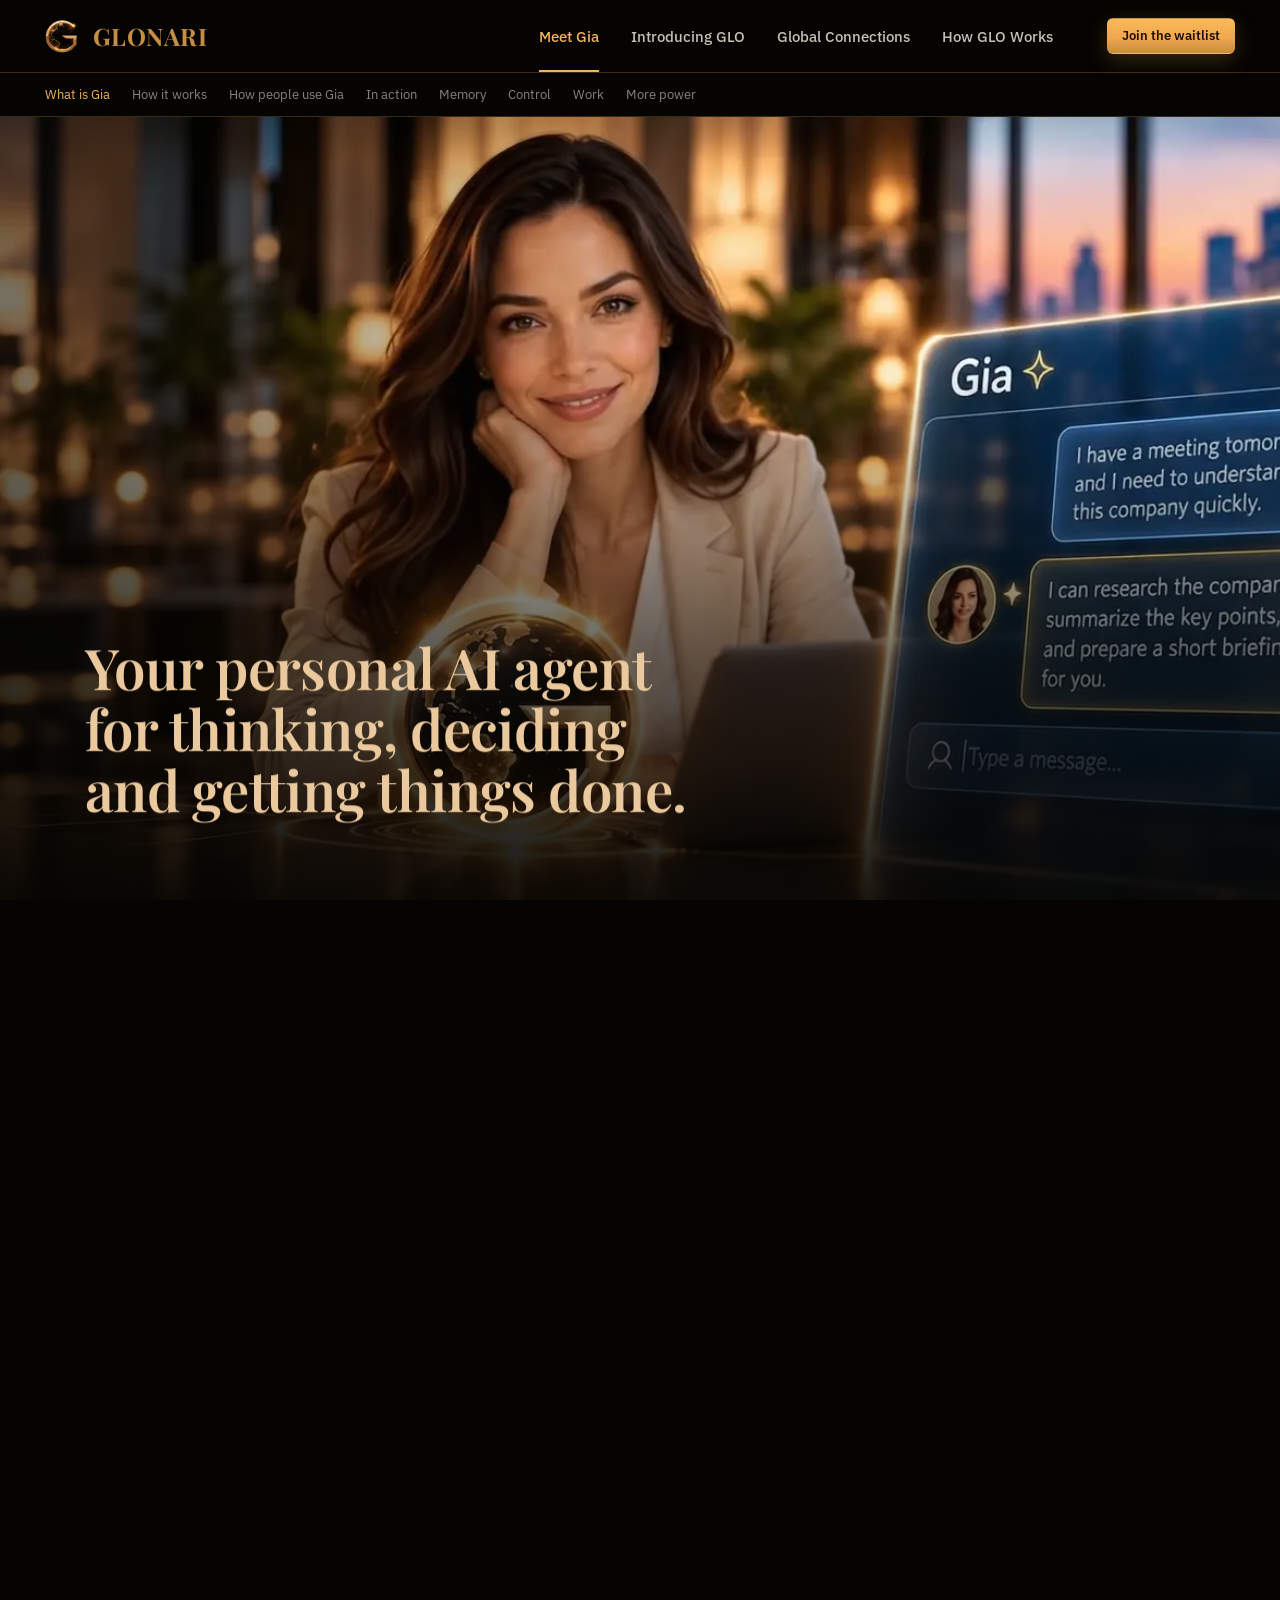
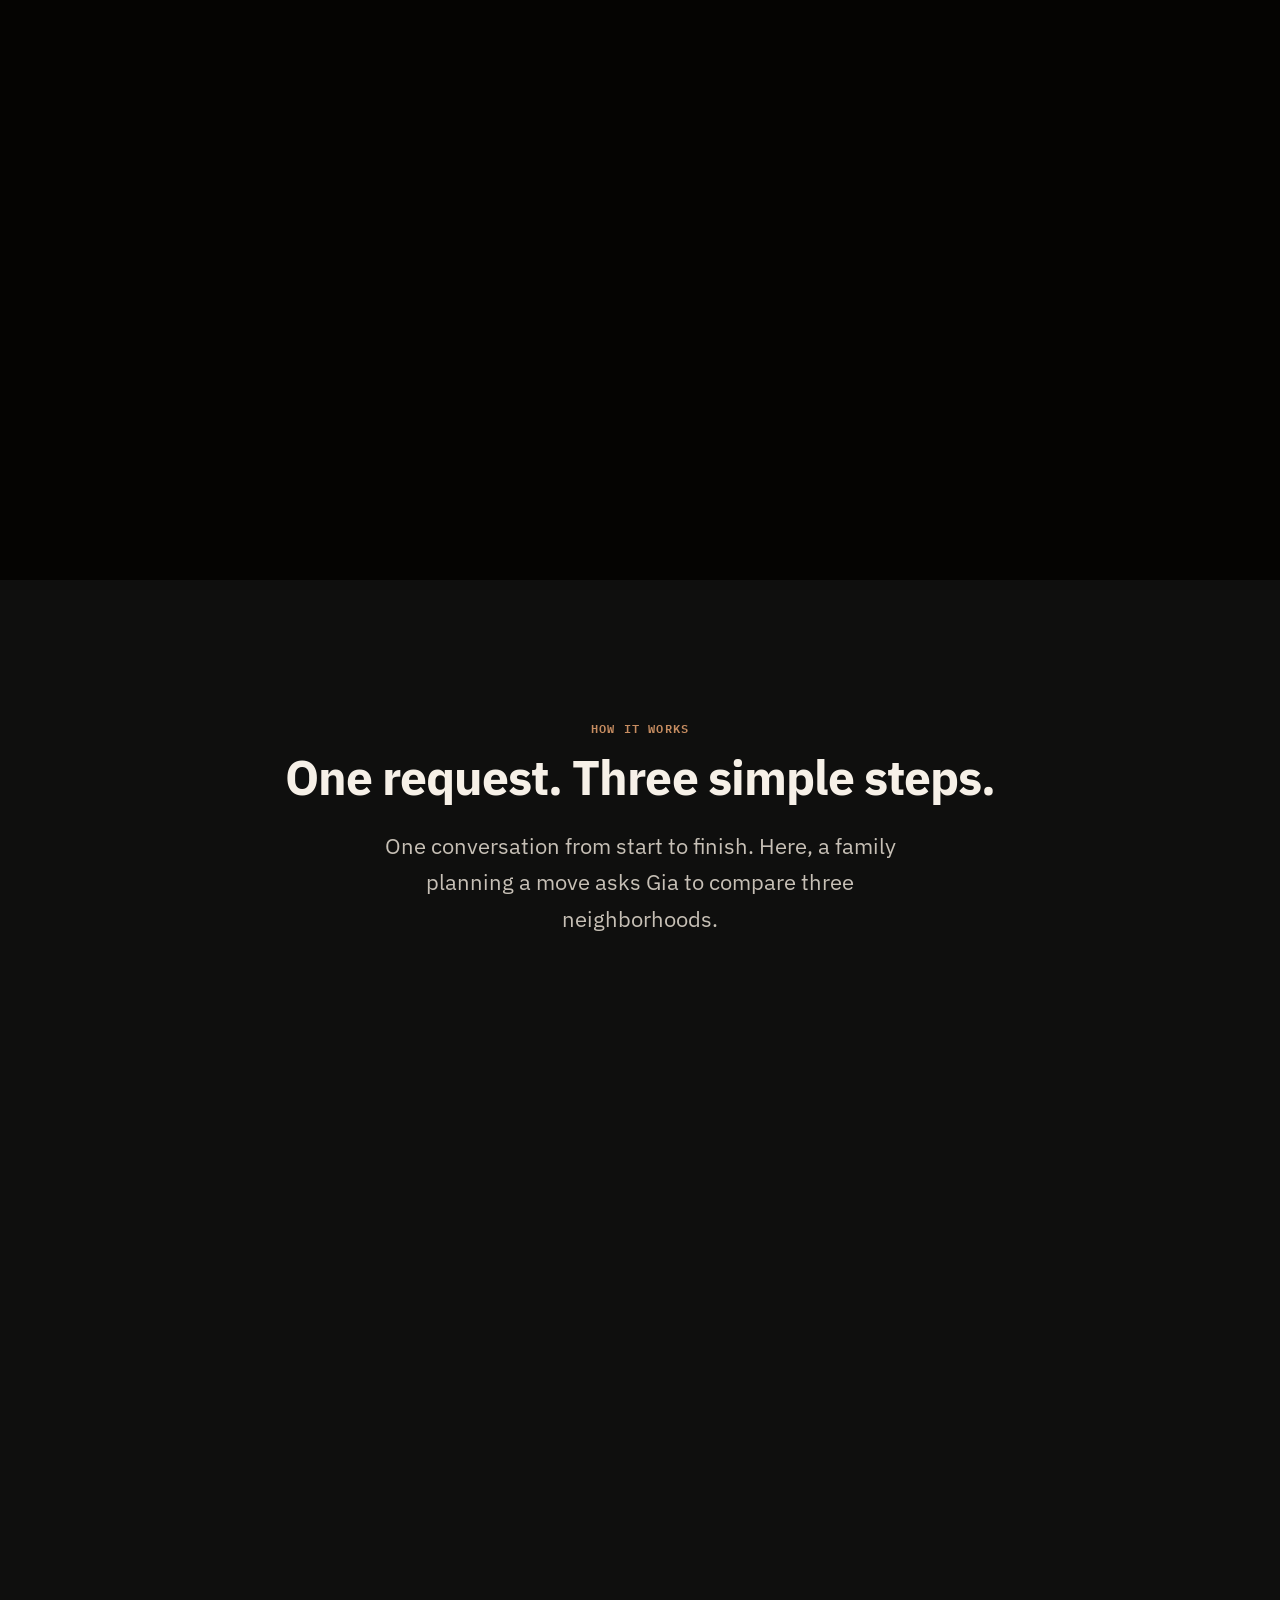
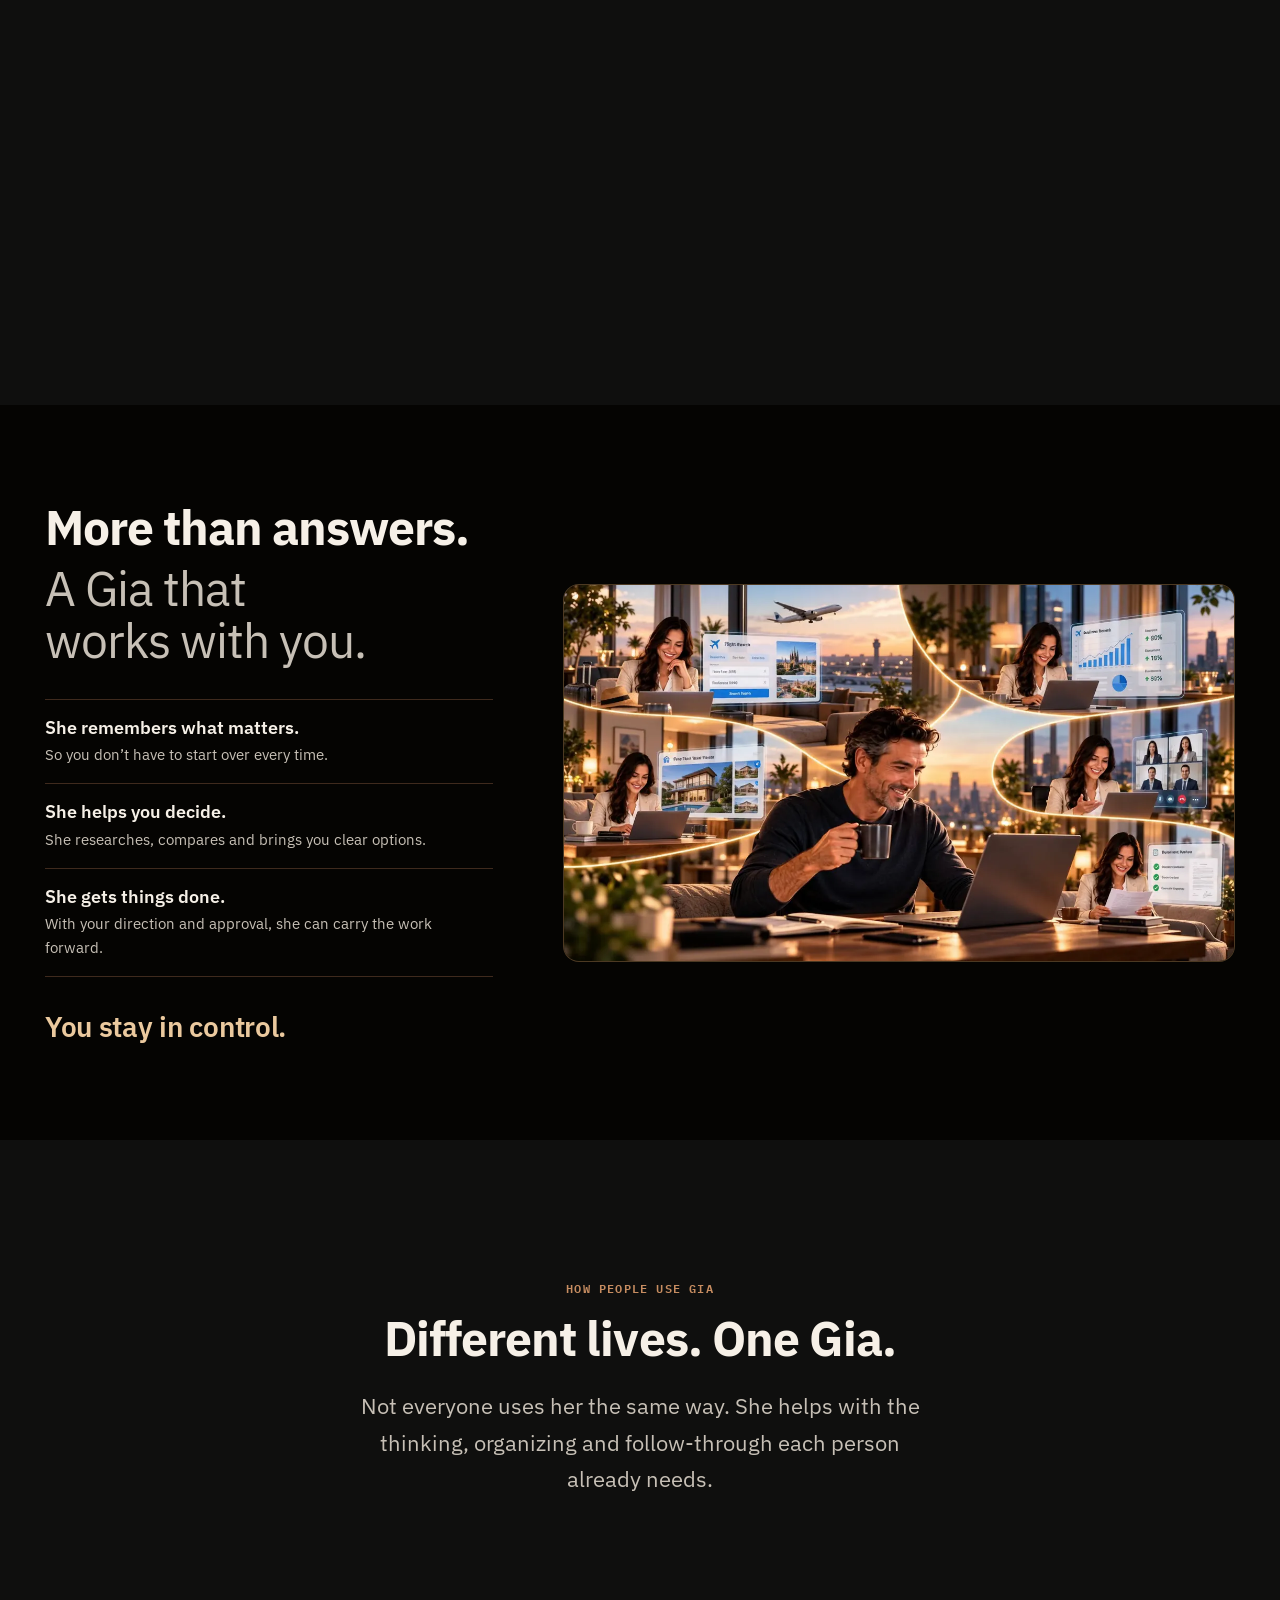
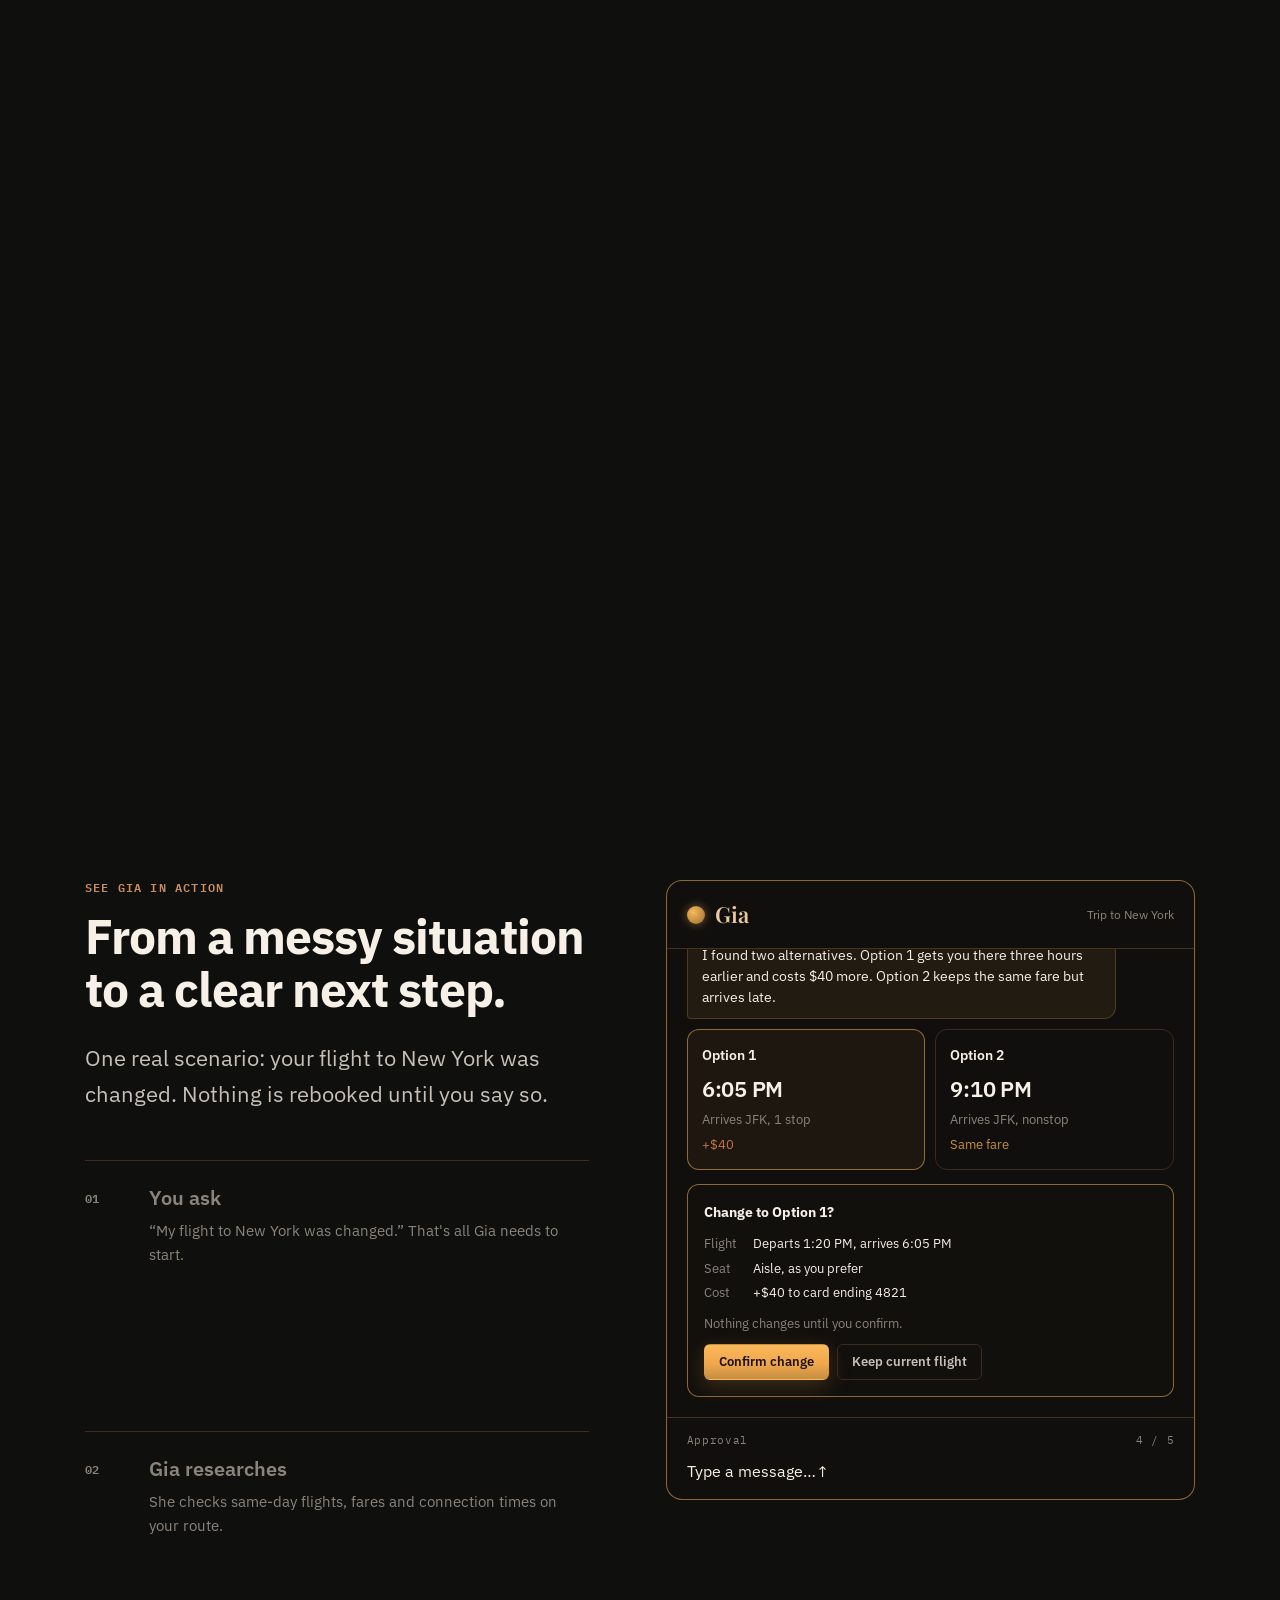
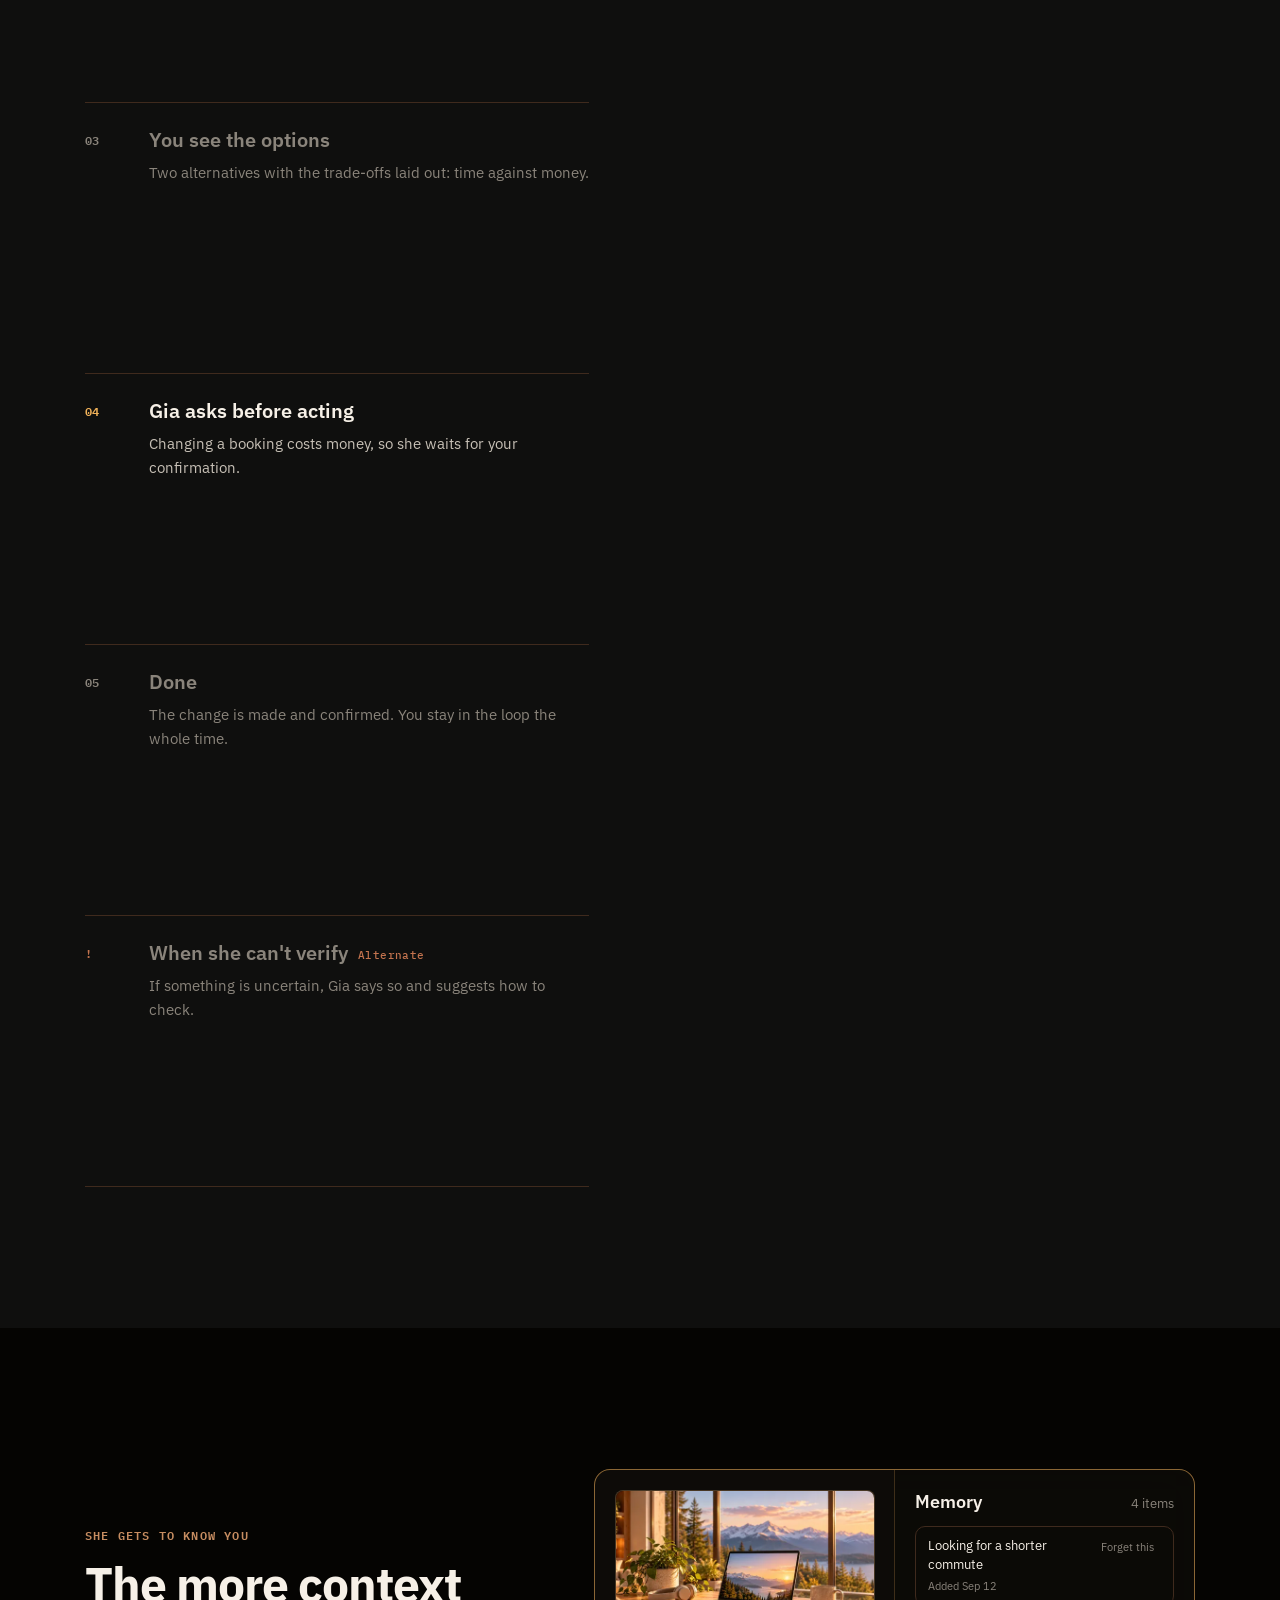
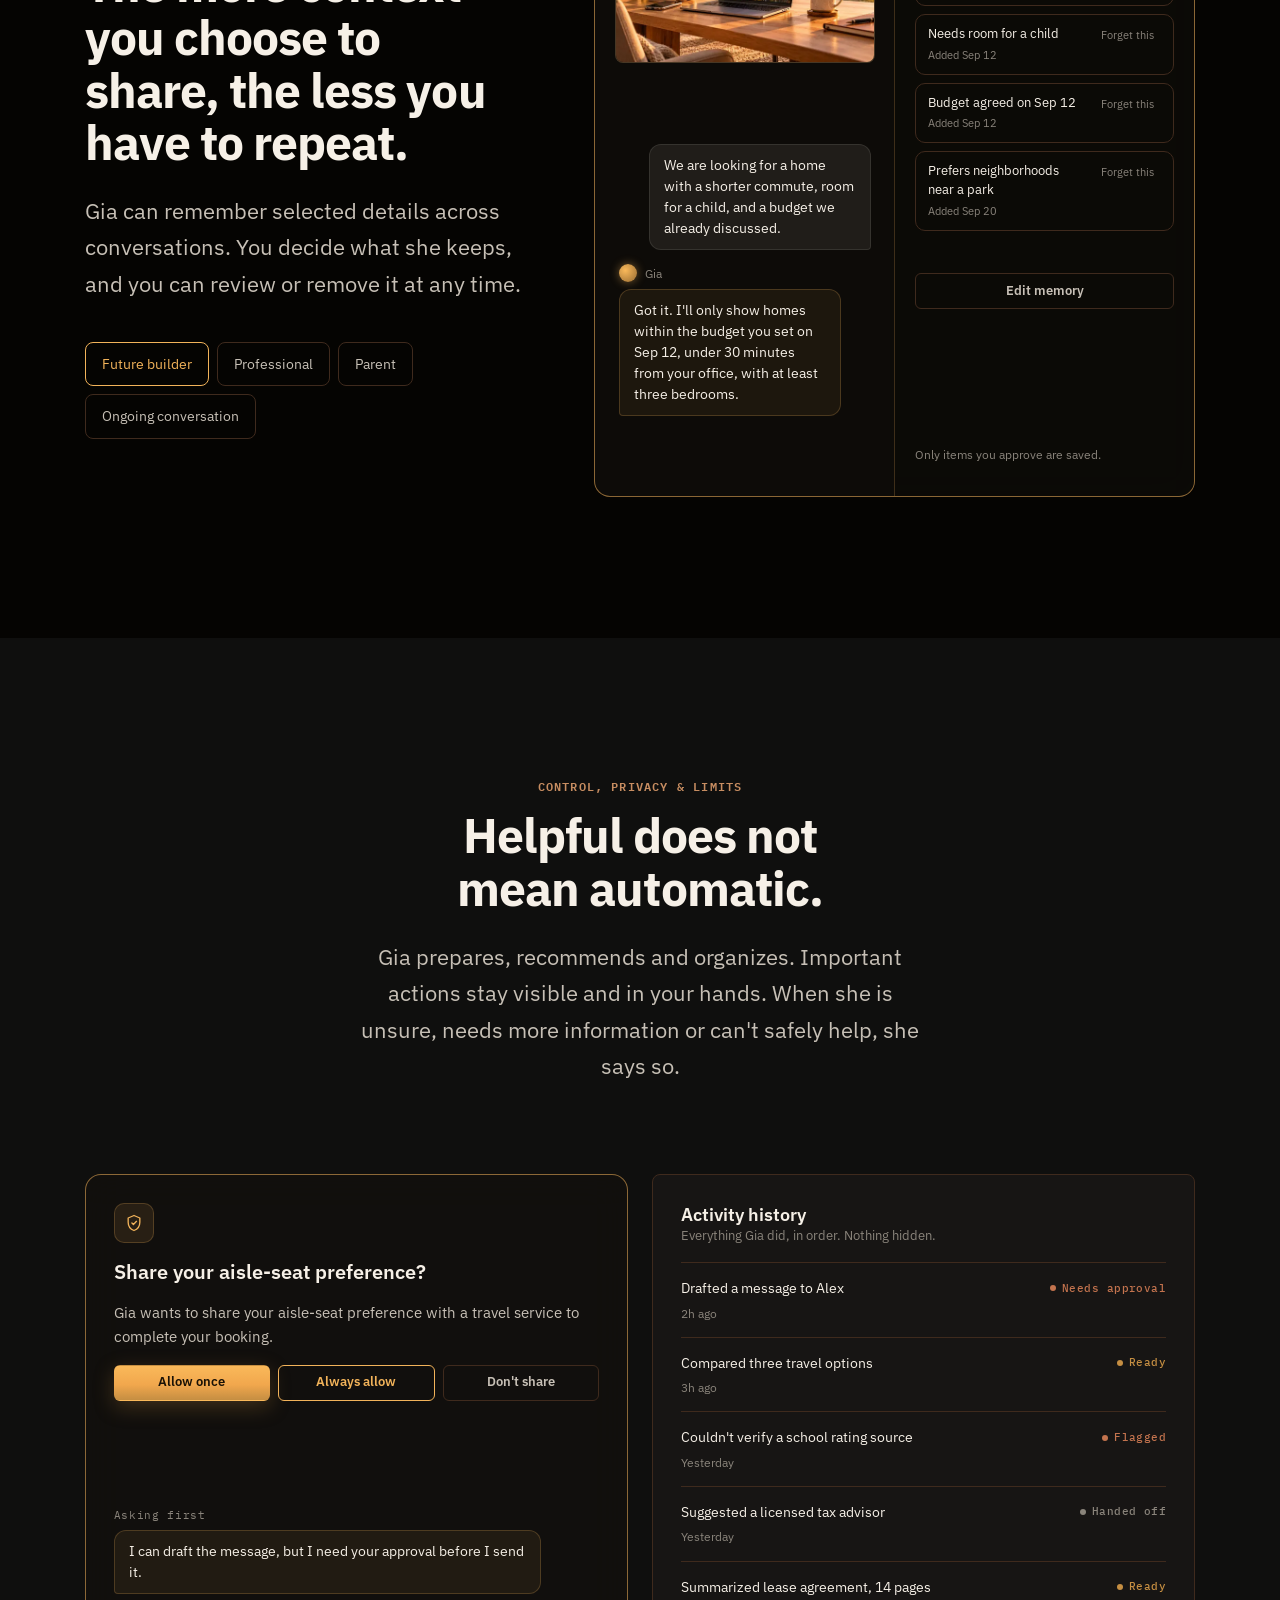
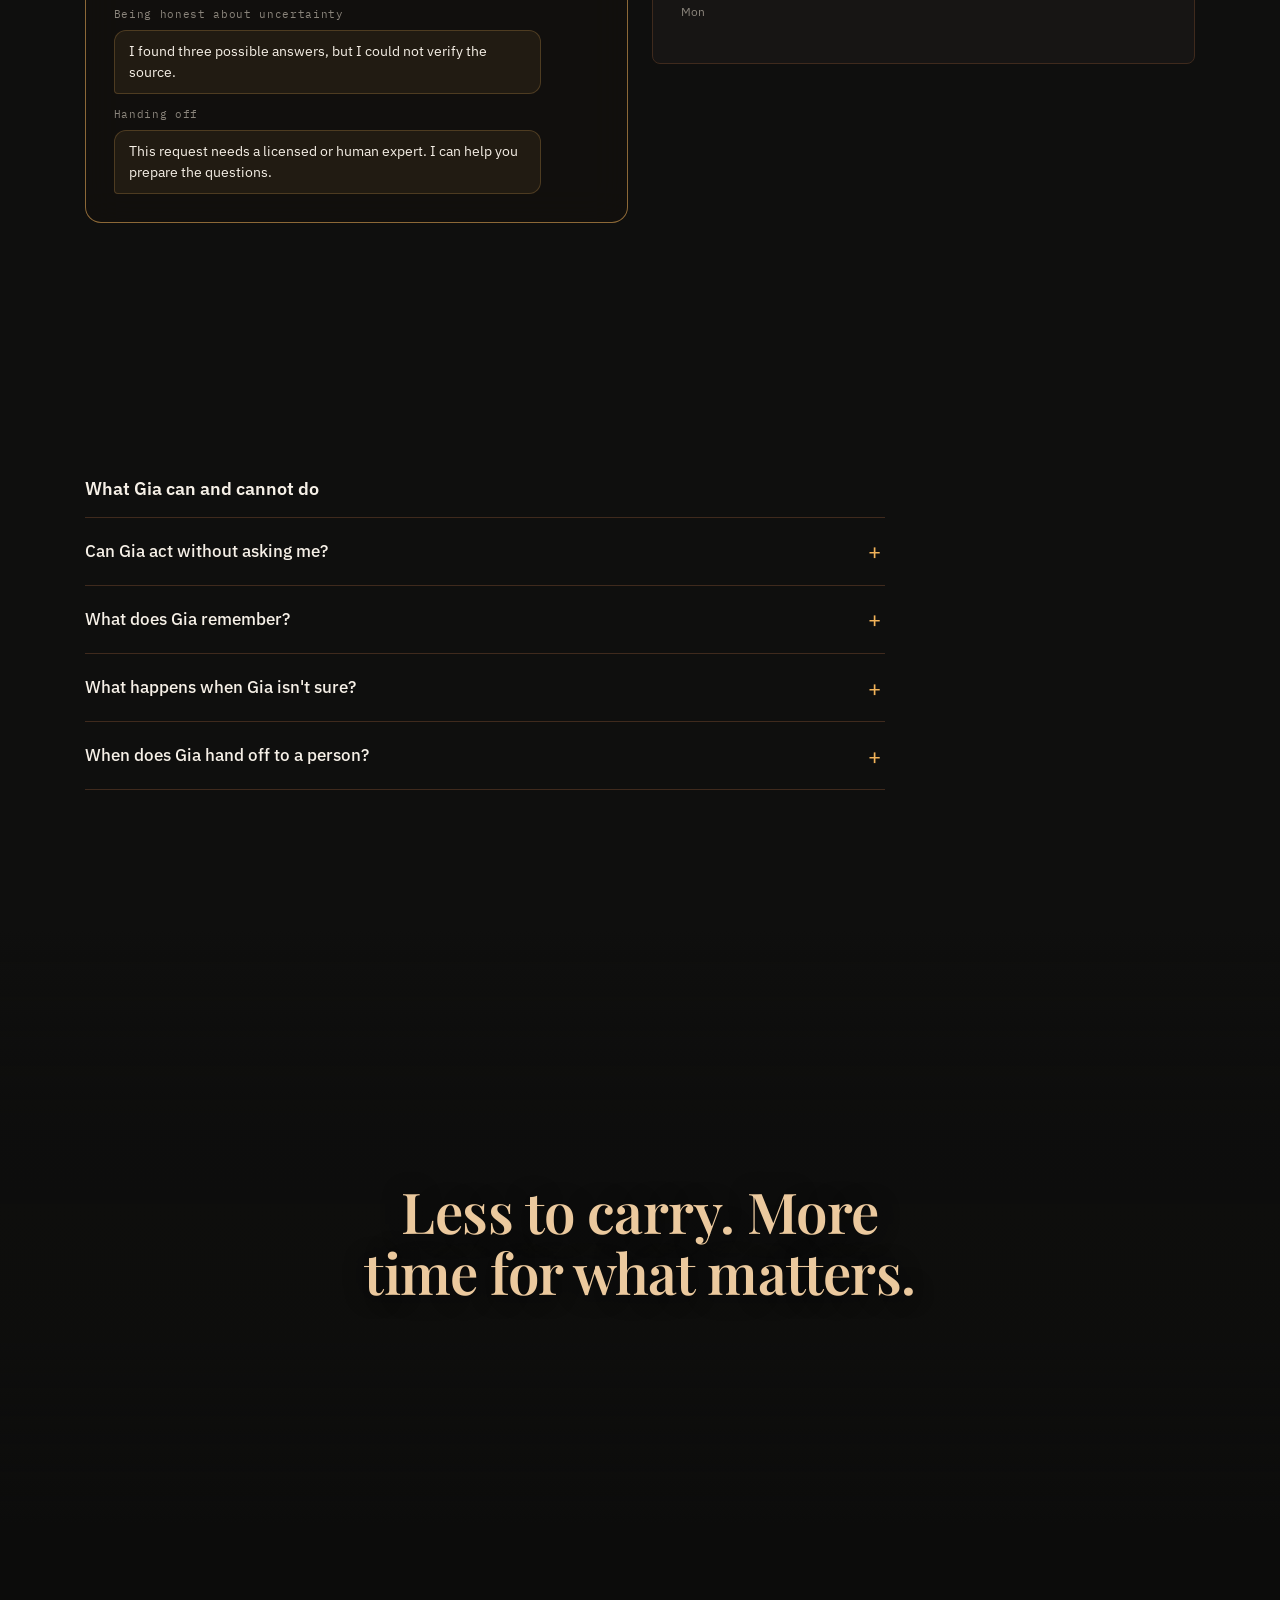
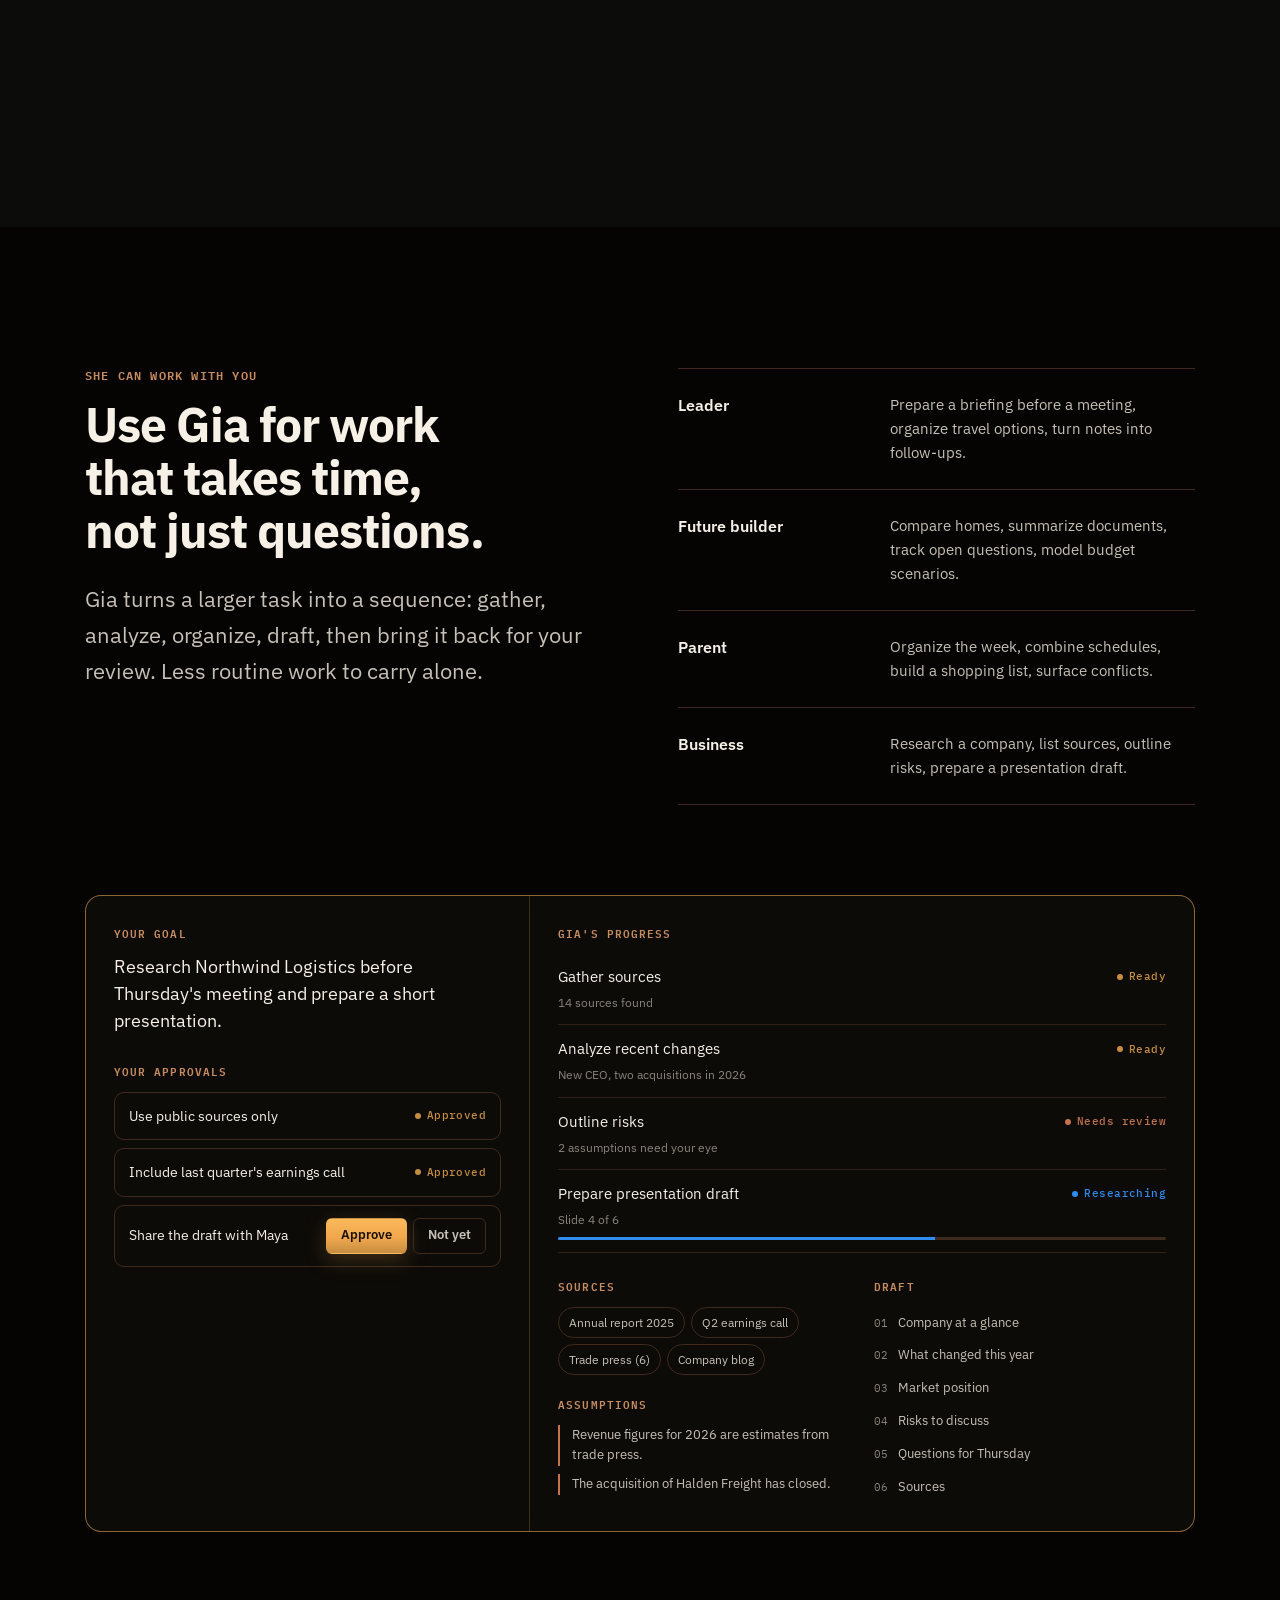
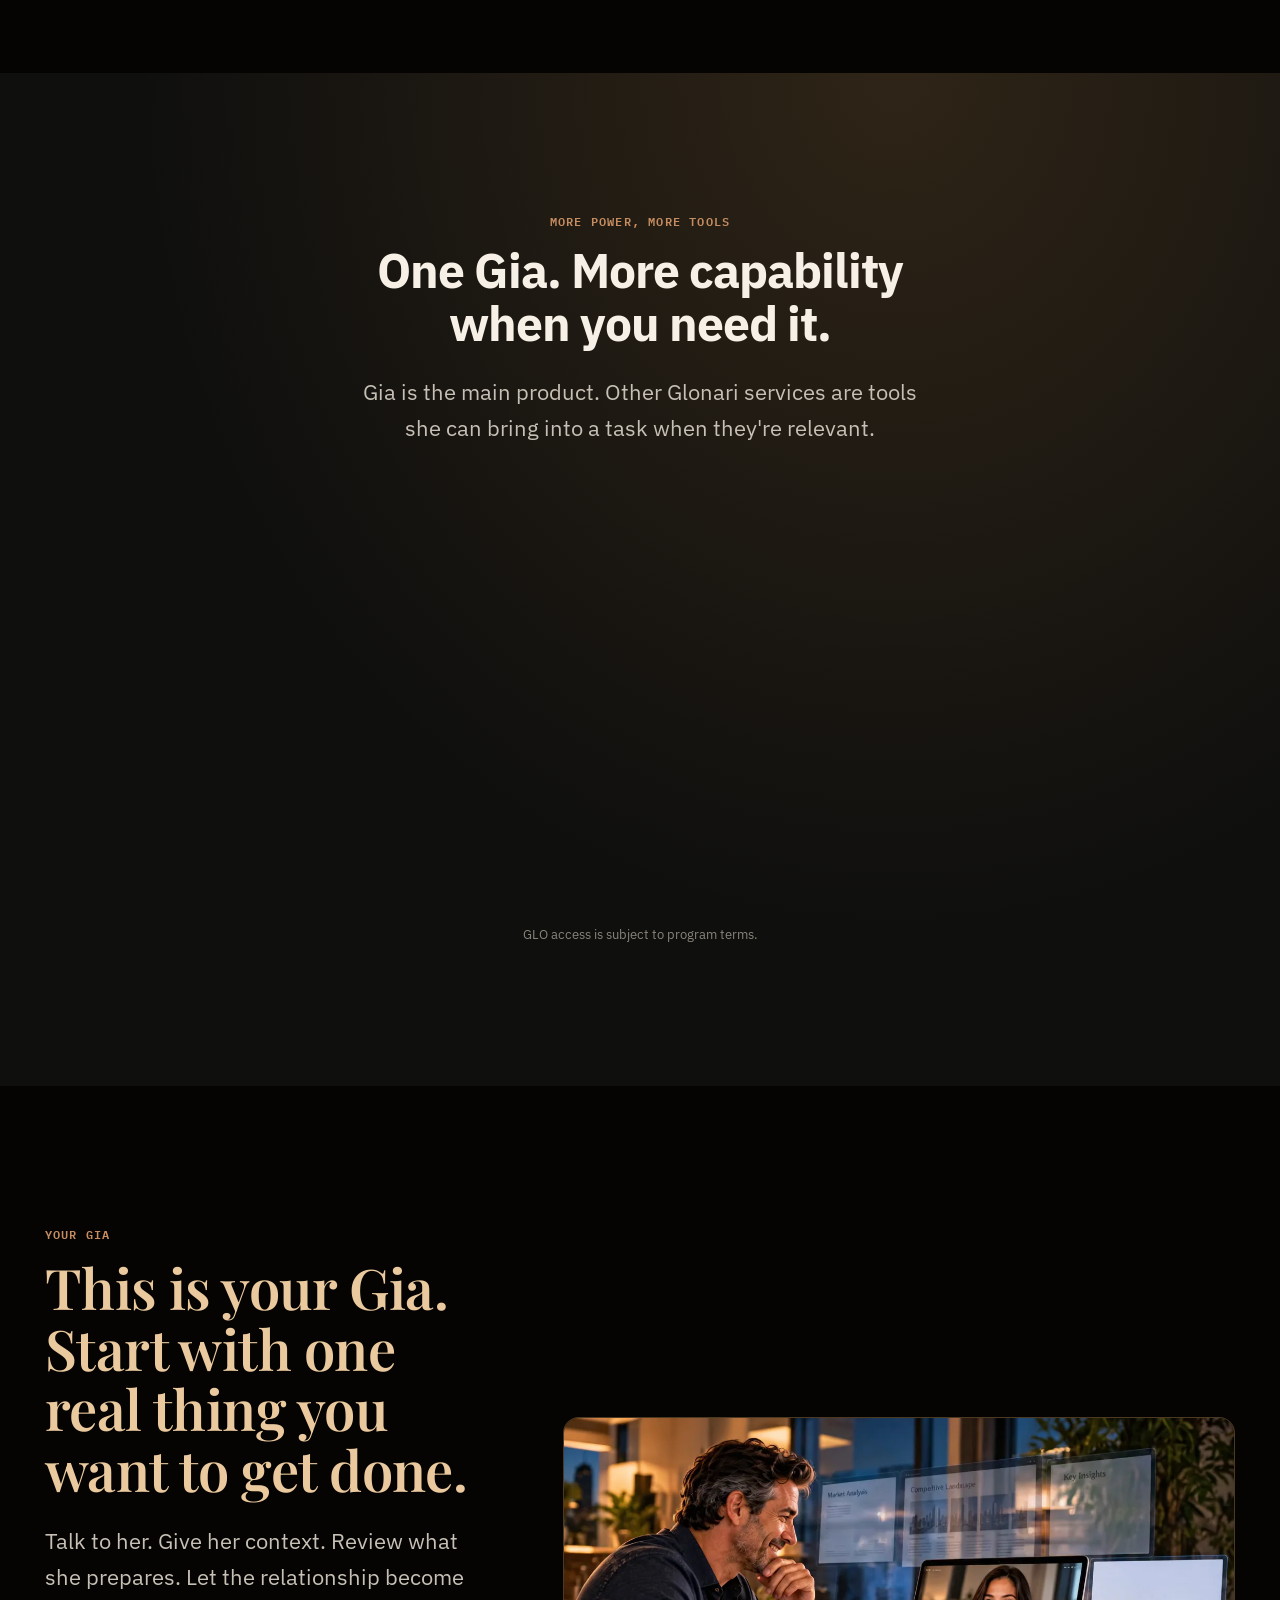
<file: index.html>
<!DOCTYPE html>
<html lang="en">
<head>
<meta charset="utf-8">
<meta name="viewport" content="width=device-width, initial-scale=1, viewport-fit=cover">
<title>Meet Gia</title>
<link rel="preconnect" href="https://fonts.googleapis.com">
<link rel="preconnect" href="https://fonts.gstatic.com" crossorigin>
<link href="https://fonts.googleapis.com/css2?family=IBM+Plex+Mono:wght@500;600&amp;family=IBM+Plex+Sans:wght@400;500;600;700&amp;family=Playfair+Display:wght@500;600;700&amp;display=swap" rel="stylesheet">
<link rel="icon" href="assets/logo/favicon-32.png" sizes="32x32" type="image/png">
<link rel="apple-touch-icon" href="assets/logo/favicon-180.png">
<link rel="stylesheet" href="css/tokens.css">
<link rel="stylesheet" href="css/base.css">
<link rel="stylesheet" href="css/components.css">
<link rel="stylesheet" href="css/shell.css">
<link rel="stylesheet" href="css/pages/meet-gia.css">
</head>
<body class="no-js" data-page="meet-gia">
<a class="sr-only" href="#main">Skip to content</a>

<!-- shell:header -->
<header class="site-header">
  <div class="site-header__row">
    <a class="brand" href="#what" aria-label="Glonari, back to top">
      <img class="brand__mark" src="assets/logo/glonari-mark.webp" width="192" height="192" alt="">
      <span class="brand__name">Glonari</span>
    </a>
    <nav class="site-nav" aria-label="Site">
        <a href="index.html" aria-current="page">Meet Gia</a>
        <a href="glo.html">Introducing GLO</a>
        <a href="global-connections.html">Global Connections</a>
        <a href="how-glo-works.html">How GLO Works</a>
    </nav>
    <a class="btn btn--primary btn--sm header-cta" href="#join">Join the waitlist</a>
    <button class="menu-toggle" type="button" aria-expanded="false" aria-controls="mobile-menu" aria-label="Open menu"><span></span></button>
  </div>
  <div class="subnav">
    <nav class="subnav__inner" aria-label="On this page">
        <a href="#what">What is Gia</a>
        <a href="#how">How it works</a>
        <a href="#people">How people use Gia</a>
        <a href="#in-action">In action</a>
        <a href="#memory">Memory</a>
        <a href="#control">Control</a>
        <a href="#work">Work</a>
        <a href="#more-power">More power</a>
    </nav>
  </div>
  <div class="progress" aria-hidden="true"></div>
</header>
<div class="mobile-menu" id="mobile-menu">
  <nav aria-label="Site">
    <ul class="mm">
      <li class="mm__page is-current"><a href="index.html" aria-current="page">Meet Gia</a>
        <ul class="mm__sections" aria-label="On this page">
          <li><a href="#what">What is Gia</a></li>
          <li><a href="#how">How it works</a></li>
          <li><a href="#people">How people use Gia</a></li>
          <li><a href="#in-action">In action</a></li>
          <li><a href="#memory">Memory</a></li>
          <li><a href="#control">Control</a></li>
          <li><a href="#work">Work</a></li>
          <li><a href="#more-power">More power</a></li>
        </ul>
      </li>
      <li class="mm__page"><a href="glo.html">Introducing GLO</a></li>
      <li class="mm__page"><a href="global-connections.html">Global Connections</a></li>
      <li class="mm__page"><a href="how-glo-works.html">How GLO Works</a></li>
    </ul>
  </nav>
  <a class="btn btn--primary" href="#join">Join the waitlist</a>
</div>
<!-- /shell:header -->

<main id="main">

<!-- 01 HERO -->
<section class="hero" id="what" aria-label="Meet Gia">
  <div class="hero__stage">
    <canvas class="hero__canvas" aria-hidden="true"></canvas>
    <div class="hero__scrim" aria-hidden="true"></div>
    <div class="hero__copy">
      <div class="container">
        <div class="hero__caps">
          <div class="cap cap--1"><h1>Your personal AI agent for thinking, deciding and getting things done.</h1></div>
          <div class="cap cap--2" aria-hidden="true"><p class="cap__display">Meet Gia.</p></div>
          <div class="cap cap--3" aria-hidden="true"><p class="cap__display">Ask. Explore. Compare. Decide.</p></div>
          <div class="cap cap--4">
            <p class="cap__display">Gia helps you move forward — while you stay in control.</p>
            <div class="btn-row btn-row--stack">
              <a class="btn btn--primary" href="#in-action">See Gia in action</a>
              <a class="btn btn--secondary" href="#join">Join the waitlist</a>
            </div>
          </div>
        </div>
      </div>
    </div>
    <div class="hero__hint" aria-hidden="true">Scroll</div>
    <div class="hero__loading" aria-hidden="true"></div>
  </div>
</section>

<!-- 02 HOW IT WORKS -->
<section class="section" id="how" aria-labelledby="how-title">
  <div class="container">
    <header class="head--center reveal">
      <p class="eyebrow">How it works</p>
      <h2 class="h2" id="how-title">One request. Three simple steps.</h2>
      <p class="lead">One conversation from start to finish. Here, a family planning a move asks Gia to compare three neighborhoods.</p>
    </header>

    <svg class="hiw__sprite" aria-hidden="true" focusable="false">
      <symbol id="hiw-i-text" viewBox="0 0 24 24"><path d="M4 5.5h16v10H9l-5 4z"/></symbol>
      <symbol id="hiw-i-voice" viewBox="0 0 24 24"><rect x="9" y="3" width="6" height="11" rx="3"/><path d="M5.5 11a6.5 6.5 0 0 0 13 0M12 17.5V21"/></symbol>
      <symbol id="hiw-i-video" viewBox="0 0 24 24"><rect x="3" y="6.5" width="12.5" height="11" rx="2"/><path d="M15.5 10.5 21 7.5v9l-5.5-3"/></symbol>
      <symbol id="hiw-i-car" viewBox="0 0 24 24"><path d="M5 16.5V12l1.8-4.6A2 2 0 0 1 8.7 6h6.6a2 2 0 0 1 1.9 1.4L19 12v4.5zM5 12h14M5 16.5V19h2.5v-2.5M16.5 16.5V19H19v-2.5"/><circle cx="8.5" cy="14" r=".6"/><circle cx="15.5" cy="14" r=".6"/></symbol>
      <symbol id="hiw-i-school" viewBox="0 0 24 24"><path d="M2.5 9.5 12 5l9.5 4.5L12 14zM6.5 11.5v4.5c3.5 2.7 7.5 2.7 11 0v-4.5M21.5 9.5v5"/></symbol>
      <symbol id="hiw-i-home" viewBox="0 0 24 24"><path d="M3.5 11 12 4l8.5 7M6 9v11h12V9M10 20v-5.5h4V20"/></symbol>
      <symbol id="hiw-i-leaf" viewBox="0 0 24 24"><path d="M5 19C5 10 10 5 20 4c-.5 10-5.5 15-14 15zM5 19l8-8"/></symbol>
      <symbol id="hiw-i-walk" viewBox="0 0 24 24"><circle cx="13" cy="4.5" r="1.8"/><path d="m10 21 2.5-6-2.5-3 1.2-4.5L8 9.5 6.5 13M12.5 15l3 6M11.2 7.5l2.6 3.3 3.2 1.2"/></symbol>
      <symbol id="hiw-i-user" viewBox="0 0 24 24"><circle cx="12" cy="9" r="3.6"/><path d="M5 20a7 7 0 0 1 14 0"/></symbol>
    </svg>

    <ol class="hiw gap-major" data-hiw>
      <li class="hiw__card hiw__card--ask glass">
        <header class="hiw__head hiw__in">
          <span class="hiw__num">01</span>
          <h3 class="hiw__title">Tell Gia what you need</h3>
          <p class="hiw__sub">In text, voice or video.</p>
        </header>
        <div class="hiw__chat" aria-label="Example: the request">
          <div class="hiw__modes hiw__in" aria-hidden="true">
            <span class="hiw__mode is-on"><svg><use href="#hiw-i-text"/></svg>Text</span>
            <span class="hiw__mode"><svg><use href="#hiw-i-voice"/></svg>Voice</span>
            <span class="hiw__mode"><svg><use href="#hiw-i-video"/></svg>Video</span>
          </div>
          <div class="hiw__msgs">
            <p class="hiw__msg hiw__msg--user hiw__in"><span class="hiw__bubble">Help me compare three neighborhoods for our move.</span><span class="hiw__avatar hiw__avatar--user" aria-hidden="true"><svg><use href="#hiw-i-user"/></svg></span></p>
            <p class="hiw__msg hiw__msg--gia hiw__in"><img class="hiw__avatar hiw__avatar--gia" src="assets/images/gia.webp" width="400" height="400" loading="lazy" decoding="async" alt=""><span class="hiw__bubble"><span class="sr-only">Gia: </span>I’ll compare commute, schools, housing costs, and lifestyle.</span></p>
            <span class="hiw__typing hiw__in" aria-hidden="true"><i></i><i></i><i></i></span>
          </div>
          <div class="hiw__input hiw__in" aria-hidden="true"><span class="hiw__plus">+</span><span class="hiw__ph">Type a message…</span><span class="hiw__send">↑</span></div>
        </div>
      </li>

      <li class="hiw__card hiw__card--research glass">
        <header class="hiw__head hiw__in">
          <span class="hiw__num">02</span>
          <h3 class="hiw__title">Gia researches and organizes</h3>
          <p class="hiw__sub">She gathers what matters and prepares useful options.</p>
        </header>
        <div class="hiw__research" aria-label="Example: Gia researching">
          <ul class="hiw__tasks">
            <li class="hiw__in"><svg class="hiw__icon" aria-hidden="true"><use href="#hiw-i-car"/></svg>Commute to downtown <span class="status status--ready">Done</span></li>
            <li class="hiw__in"><svg class="hiw__icon" aria-hidden="true"><use href="#hiw-i-school"/></svg>Schools nearby <span class="status status--ready">Done</span></li>
            <li class="hiw__in"><svg class="hiw__icon" aria-hidden="true"><use href="#hiw-i-home"/></svg>Housing costs <span class="status status--ready">Done</span></li>
            <li class="hiw__in"><svg class="hiw__icon" aria-hidden="true"><use href="#hiw-i-leaf"/></svg>Parks, cafés, lifestyle <span class="status status--working hiw__working"><span class="sr-only">Researching</span><i aria-hidden="true"></i><i aria-hidden="true"></i><i aria-hidden="true"></i></span></li>
          </ul>
          <ul class="hiw__thumbs">
            <li class="hiw__thumb hiw__in"><picture><source type="image/webp" srcset="assets/images/hiw-riverside-800.webp"><img src="assets/images/hiw-riverside-800.jpg" width="800" height="454" loading="lazy" decoding="async" style="object-position: 40% 50%" alt="Riverside: city towers above a river at sunset"></picture><span>Riverside</span></li>
            <li class="hiw__thumb hiw__in"><picture><source type="image/webp" srcset="assets/images/hiw-maple-heights-800.webp"><img src="assets/images/hiw-maple-heights-800.jpg" width="800" height="436" loading="lazy" decoding="async" style="object-position: 62% 50%" alt="Maple Heights: brick and shingle houses on a tree-lined street"></picture><span>Maple Heights</span></li>
            <li class="hiw__thumb hiw__in"><picture><source type="image/webp" srcset="assets/images/hiw-old-town-800.webp"><img src="assets/images/hiw-old-town-800.jpg" width="800" height="534" loading="lazy" decoding="async" style="object-position: 58% 40%" alt="Old Town: a cobbled lane of stone houses with a clock tower"></picture><span>Old Town</span></li>
          </ul>
        </div>
      </li>

      <li class="hiw__card hiw__card--decide glass">
        <header class="hiw__head hiw__in">
          <span class="hiw__num">03</span>
          <h3 class="hiw__title">You review and decide</h3>
          <p class="hiw__sub">Approve, ask why, or change direction. You choose what happens next.</p>
        </header>
        <div class="hiw__review" aria-label="Example: comparison for review">
          <ul class="hiw__hoods">
            <li class="hood hiw__in">
              <h4 class="hood__name">Riverside</h4>
              <dl class="hood__facts">
                <div><dt><svg aria-hidden="true"><use href="#hiw-i-car"/></svg><span class="sr-only">Commute</span></dt><dd>32 min</dd></div>
                <div><dt><svg aria-hidden="true"><use href="#hiw-i-school"/></svg><span class="sr-only">Schools</span></dt><dd>8.6</dd></div>
                <div><dt><svg aria-hidden="true"><use href="#hiw-i-home"/></svg><span class="sr-only">Avg. rent</span></dt><dd>$2,450</dd></div>
                <div><dt><svg aria-hidden="true"><use href="#hiw-i-walk"/></svg><span class="sr-only">Walkability</span></dt><dd>High</dd></div>
              </dl>
            </li>
            <li class="hood hood--best hiw__in">
              <h4 class="hood__name">Maple Heights</h4>
              <dl class="hood__facts">
                <div><dt><svg aria-hidden="true"><use href="#hiw-i-car"/></svg><span class="sr-only">Commute</span></dt><dd>24 min</dd></div>
                <div><dt><svg aria-hidden="true"><use href="#hiw-i-school"/></svg><span class="sr-only">Schools</span></dt><dd>7.9</dd></div>
                <div><dt><svg aria-hidden="true"><use href="#hiw-i-home"/></svg><span class="sr-only">Avg. rent</span></dt><dd>$2,780</dd></div>
                <div><dt><svg aria-hidden="true"><use href="#hiw-i-walk"/></svg><span class="sr-only">Walkability</span></dt><dd>Medium</dd></div>
              </dl>
            </li>
            <li class="hood hiw__in">
              <h4 class="hood__name">Old Town</h4>
              <dl class="hood__facts">
                <div><dt><svg aria-hidden="true"><use href="#hiw-i-car"/></svg><span class="sr-only">Commute</span></dt><dd>41 min</dd></div>
                <div><dt><svg aria-hidden="true"><use href="#hiw-i-school"/></svg><span class="sr-only">Schools</span></dt><dd>7.2</dd></div>
                <div><dt><svg aria-hidden="true"><use href="#hiw-i-home"/></svg><span class="sr-only">Avg. rent</span></dt><dd>$2,190</dd></div>
                <div><dt><svg aria-hidden="true"><use href="#hiw-i-walk"/></svg><span class="sr-only">Walkability</span></dt><dd>Very high</dd></div>
              </dl>
            </li>
          </ul>
          <div class="btn-row hiw__actions hiw__in">
            <span class="btn btn--primary btn--sm">Approve shortlist <span aria-hidden="true">→</span></span>
            <span class="btn btn--secondary btn--sm">Ask Gia why</span>
          </div>
        </div>
      </li>
    </ol>
  </div>
</section>

<!-- 02b A GIA THAT WORKS WITH YOU (breather) -->
<section class="section section--compact section--deep" id="with-you" data-nav="how" aria-labelledby="with-you-title">
  <div class="container breather">
    <div class="breather__text reveal">
      <h2 class="h2" id="with-you-title">More than answers.<span class="breather__sub">A Gia that works with you.</span></h2>
      <ul class="pillars">
        <li><h3 class="h4">She remembers what matters.</h3><p class="small">So you don’t have to start over every time.</p></li>
        <li><h3 class="h4">She helps you decide.</h3><p class="small">She researches, compares and brings you clear options.</p></li>
        <li><h3 class="h4">She gets things done.</h3><p class="small">With your direction and approval, she can carry the work forward.</p></li>
      </ul>
      <p class="breather__close">You stay in control.</p>
    </div>
    <figure class="breather__media media-frame" style="--ratio: 16 / 9">
      <div class="media-frame__box" data-parallax>
        <video class="breather__video" src="assets/video/works-with-you.mp4" poster="assets/images/works-with-you-start.webp" data-end-poster="assets/images/works-with-you-end.webp" width="1280" height="720" muted playsinline preload="auto" aria-hidden="true"></video>
      </div>
    </figure>
  </div>
</section>

<!-- 03 HOW PEOPLE USE GIA -->
<section class="section" id="people" aria-labelledby="people-title">
  <div class="container">
    <header class="head--center reveal">
      <p class="eyebrow">How people use Gia</p>
      <h2 class="h2" id="people-title">Different lives. One Gia.</h2>
      <p class="lead">Not everyone uses her the same way. She helps with the thinking, organizing and follow-through each person already needs.</p>
    </header>

    <div class="personas gap-major" data-stagger>
      <figure class="persona">
        <button type="button" class="media-frame__box persona__frame" style="--fx: 38%; --fy: 50%">
          <img class="persona__photo" src="assets/images/busy-professional.webp" width="1200" height="675" loading="lazy" decoding="async" alt="A man at an outdoor table at sunset checks his phone, with Gia's executive summary open on his laptop">
          <picture class="persona__screen" aria-hidden="true">
            <source type="image/webp" srcset="assets/images/ui-pulse-800.webp 800w, assets/images/ui-pulse-1600.webp 1600w" sizes="(min-width: 1101px) 704px, (min-width: 861px) 31vw, 82vw">
            <img src="assets/images/ui-pulse-800.jpg" srcset="assets/images/ui-pulse-800.jpg 800w, assets/images/ui-pulse-1600.jpg 1600w" sizes="(min-width: 1101px) 704px, (min-width: 861px) 31vw, 82vw" width="1600" height="902" loading="lazy" decoding="async" alt="Gia's daily briefing on the Glonari Pulse dashboard">
          </picture>
          <span class="persona__note" aria-hidden="true">Interface preview. Figures are illustrative.</span>
          <span class="persona__hint"><svg width="14" height="14" viewBox="0 0 24 24" fill="none" stroke="currentColor" stroke-width="1.5" stroke-linecap="round" stroke-linejoin="round" aria-hidden="true"><rect x="3" y="4" width="18" height="12" rx="2"/><path d="M8 20h8M12 16v4"/></svg><span class="persona__hint-photo">See Gia's screen</span><span class="persona__hint-screen">Back to photo</span></span>
        </button>
        <figcaption class="persona__body">
          <h3 class="h4">The busy professional</h3>
          <div class="persona__more">
            <p class="persona__tag">Too much to manage. Not enough time.</p>
            <p class="small">Gia can prepare briefings, organize travel, research companies, keep track of open questions and turn notes into clear next steps.</p>
          </div>
        </figcaption>
      </figure>
      <figure class="persona">
        <button type="button" class="media-frame__box persona__frame" style="--fx: 55%; --fy: 50%">
          <img class="persona__photo" src="assets/images/couple-comparing-homes.webp" width="1200" height="675" loading="lazy" decoding="async" alt="A couple at home in the evening compares house listings with Gia on a tablet, brochures and a floor plan on the table">
          <picture class="persona__screen" aria-hidden="true">
            <source type="image/webp" srcset="assets/images/ui-home-800.webp 800w, assets/images/ui-home-1600.webp 1600w" sizes="(min-width: 1101px) 704px, (min-width: 861px) 31vw, 82vw">
            <img src="assets/images/ui-home-800.jpg" srcset="assets/images/ui-home-800.jpg 800w, assets/images/ui-home-1600.jpg 1600w" sizes="(min-width: 1101px) 704px, (min-width: 861px) 31vw, 82vw" width="1600" height="904" loading="lazy" decoding="async" alt="The Glonari Home screen in Glonari Pulse, with Gia's home overview">
          </picture>
          <span class="persona__note" aria-hidden="true">Interface preview. Figures are illustrative.</span>
          <span class="persona__hint"><svg width="14" height="14" viewBox="0 0 24 24" fill="none" stroke="currentColor" stroke-width="1.5" stroke-linecap="round" stroke-linejoin="round" aria-hidden="true"><rect x="3" y="4" width="18" height="12" rx="2"/><path d="M8 20h8M12 16v4"/></svg><span class="persona__hint-photo">See Gia's screen</span><span class="persona__hint-screen">Back to photo</span></span>
        </button>
        <figcaption class="persona__body">
          <h3 class="h4">The future builder</h3>
          <div class="persona__more">
            <p class="persona__tag">Buying a home. Moving. Investing. Planning what comes next.</p>
            <p class="small">Gia can gather information, compare options, summarize complex documents, remember decisions and help model scenarios without losing the thread.</p>
          </div>
        </figcaption>
      </figure>
      <figure class="persona">
        <button type="button" class="media-frame__box persona__frame" style="--fx: 50%; --fy: 45%">
          <img class="persona__photo" src="assets/images/quiet-moment.webp" width="1200" height="900" loading="lazy" decoding="async" alt="A woman relaxing on her sofa talks with Gia on a tablet about ideas from her notebook">
          <picture class="persona__screen" aria-hidden="true">
            <source type="image/webp" srcset="assets/images/ui-connect-800.webp 800w, assets/images/ui-connect-1600.webp 1600w" sizes="(min-width: 1101px) 704px, (min-width: 861px) 31vw, 82vw">
            <img src="assets/images/ui-connect-800.jpg" srcset="assets/images/ui-connect-800.jpg 800w, assets/images/ui-connect-1600.jpg 1600w" sizes="(min-width: 1101px) 704px, (min-width: 861px) 31vw, 82vw" width="1600" height="902" loading="lazy" decoding="async" alt="The Global Connections screen in Glonari Pulse, with offers Gia selected for the member">
          </picture>
          <span class="persona__note" aria-hidden="true">Interface preview. Figures are illustrative.</span>
          <span class="persona__hint"><svg width="14" height="14" viewBox="0 0 24 24" fill="none" stroke="currentColor" stroke-width="1.5" stroke-linecap="round" stroke-linejoin="round" aria-hidden="true"><rect x="3" y="4" width="18" height="12" rx="2"/><path d="M8 20h8M12 16v4"/></svg><span class="persona__hint-photo">See Gia's screen</span><span class="persona__hint-screen">Back to photo</span></span>
        </button>
        <figcaption class="persona__body">
          <h3 class="h4">The thinker &amp; explorer</h3>
          <div class="persona__more">
            <p class="persona__tag">Not another search result. A conversation that remembers where you left off.</p>
            <p class="small">Think through an idea, brainstorm, plan leisure time or explore possibilities without starting from zero.</p>
          </div>
        </figcaption>
      </figure>
    </div>
  </div>
</section>

<!-- 04 SEE GIA IN ACTION -->
<section class="section" id="in-action" aria-labelledby="action-title">
  <div class="container">
    <div class="action">
      <div class="action__list">
        <header class="reveal">
          <p class="eyebrow">See Gia in action</p>
          <h2 class="h2" id="action-title">From a messy situation to a clear next step.</h2>
          <p class="lead">One real scenario: your flight to New York was changed. Nothing is rebooked until you say so.</p>
        </header>
        <ol class="action__rows" id="action-rows">
          <li class="arow is-active"><button type="button" data-state="0"><span class="arow__mark">01</span><span class="arow__title">You ask</span><span class="arow__desc">“My flight to New York was changed.” That's all Gia needs to start.</span></button></li>
          <li class="arow"><button type="button" data-state="1"><span class="arow__mark">02</span><span class="arow__title">Gia researches</span><span class="arow__desc">She checks same-day flights, fares and connection times on your route.</span></button></li>
          <li class="arow"><button type="button" data-state="2"><span class="arow__mark">03</span><span class="arow__title">You see the options</span><span class="arow__desc">Two alternatives with the trade-offs laid out: time against money.</span></button></li>
          <li class="arow"><button type="button" data-state="3"><span class="arow__mark">04</span><span class="arow__title">Gia asks before acting</span><span class="arow__desc">Changing a booking costs money, so she waits for your confirmation.</span></button></li>
          <li class="arow"><button type="button" data-state="4"><span class="arow__mark">05</span><span class="arow__title">Done</span><span class="arow__desc">The change is made and confirmed. You stay in the loop the whole time.</span></button></li>
          <li class="arow arow--alt"><button type="button" data-state="5"><span class="arow__mark">!</span><span class="arow__title">When she can't verify</span><span class="arow__desc">If something is uncertain, Gia says so and suggests how to check.</span></button></li>
        </ol>
      </div>
      <div class="action__panel">
        <div class="glass phone is-active" role="region" aria-label="Gia conversation example" aria-live="polite">
          <div class="phone__head"><span class="gia-dot"></span><span class="phone__title">Gia</span><span class="phone__sub">Trip to New York</span></div>
          <div class="phone__body" id="phone-body"></div>
          <div class="phone__foot">
            <div class="phone__state"><span id="phone-state">Request</span><span id="phone-count">1 / 5</span></div>
            <div class="mock__input" aria-hidden="true"><span>Type a message…</span><span>↑</span></div>
          </div>
        </div>
      </div>
    </div>
  </div>
</section>

<!-- 05 MEMORY -->
<section class="section section--deep" id="memory" aria-labelledby="memory-title">
  <div class="container split split--mem">
    <div>
      <header class="reveal">
        <p class="eyebrow">She gets to know you</p>
        <h2 class="h2" id="memory-title">The more context you choose to share, the less you have to repeat.</h2>
        <p class="lead">Gia can remember selected details across conversations. You decide what she keeps, and you can review or remove it at any time.</p>
      </header>
      <div class="tabs" role="tablist" aria-label="Memory examples">
        <button class="tab" role="tab" aria-selected="true" aria-controls="mem-panel" data-mem="builder">Future builder</button>
        <button class="tab" role="tab" aria-selected="false" aria-controls="mem-panel" data-mem="pro" tabindex="-1">Professional</button>
        <button class="tab" role="tab" aria-selected="false" aria-controls="mem-panel" data-mem="parent" tabindex="-1">Parent</button>
        <button class="tab" role="tab" aria-selected="false" aria-controls="mem-panel" data-mem="talk" tabindex="-1">Ongoing conversation</button>
      </div>
    </div>
    <div class="glass mem is-active" id="mem-panel" role="tabpanel">
      <div class="mem__main">
        <div class="mem__photo" aria-hidden="true">
          <picture class="is-shown" data-mem-photo="builder"><source type="image/webp" srcset="assets/images/mem-builder-800.webp 800w, assets/images/mem-builder-1600.webp 1600w" sizes="(max-width: 560px) calc(100vw - 96px), (max-width: 960px) 41vw, 260px"><img src="assets/images/mem-builder-800.jpg" srcset="assets/images/mem-builder-800.jpg 800w, assets/images/mem-builder-1600.jpg 1600w" sizes="(max-width: 560px) calc(100vw - 96px), (max-width: 960px) 41vw, 260px" width="1600" height="724" loading="lazy" decoding="async" alt=""></picture>
          <picture data-mem-photo="pro"><source type="image/webp" srcset="assets/images/mem-pro-800.webp 800w, assets/images/mem-pro-1600.webp 1600w" sizes="(max-width: 560px) calc(100vw - 96px), (max-width: 960px) 41vw, 260px"><img src="assets/images/mem-pro-800.jpg" srcset="assets/images/mem-pro-800.jpg 800w, assets/images/mem-pro-1600.jpg 1600w" sizes="(max-width: 560px) calc(100vw - 96px), (max-width: 960px) 41vw, 260px" width="1600" height="724" loading="lazy" decoding="async" alt=""></picture>
          <picture data-mem-photo="parent"><source type="image/webp" srcset="assets/images/mem-parent-800.webp 800w, assets/images/mem-parent-1600.webp 1600w" sizes="(max-width: 560px) calc(100vw - 96px), (max-width: 960px) 41vw, 260px"><img src="assets/images/mem-parent-800.jpg" srcset="assets/images/mem-parent-800.jpg 800w, assets/images/mem-parent-1600.jpg 1600w" sizes="(max-width: 560px) calc(100vw - 96px), (max-width: 960px) 41vw, 260px" width="1600" height="724" loading="lazy" decoding="async" alt=""></picture>
          <picture data-mem-photo="talk"><source type="image/webp" srcset="assets/images/mem-talk-800.webp 800w, assets/images/mem-talk-1600.webp 1600w" sizes="(max-width: 560px) calc(100vw - 96px), (max-width: 960px) 41vw, 260px"><img src="assets/images/mem-talk-800.jpg" srcset="assets/images/mem-talk-800.jpg 800w, assets/images/mem-talk-1600.jpg 1600w" sizes="(max-width: 560px) calc(100vw - 96px), (max-width: 960px) 41vw, 260px" width="1600" height="724" loading="lazy" decoding="async" alt=""></picture>
        </div>
        <div class="mem__chat" id="mem-chat"></div>
      </div>
      <aside class="mem__side" aria-label="Memory">
        <div class="mem__head"><span class="h4">Memory</span><span class="caption" id="mem-count"></span></div>
        <ul class="mem__list" id="mem-list"></ul>
        <div class="mem__toast" id="mem-toast" aria-live="polite"></div>
        <button class="btn btn--ghost btn--sm" type="button" id="mem-edit">Edit memory</button>
        <p class="mem__note">Only items you approve are saved.</p>
      </aside>
    </div>
  </div>
</section>

<!-- 06 CONTROL, PRIVACY & LIMITS -->
<section class="section" id="control" aria-labelledby="control-title">
  <div class="container">
    <header class="head--center reveal">
      <p class="eyebrow">Control, privacy &amp; limits</p>
      <h2 class="h2" id="control-title">Helpful does not mean automatic.</h2>
      <p class="lead">Gia prepares, recommends and organizes. Important actions stay visible and in your hands. When she is unsure, needs more information or can't safely help, she says so.</p>
    </header>

    <div class="control gap-major">
      <div class="glass perm is-active" aria-labelledby="perm-q">
        <div class="perm__icon" aria-hidden="true">
          <svg width="20" height="20" viewBox="0 0 24 24" fill="none" stroke="#F2B35A" stroke-width="1.6" stroke-linecap="round" stroke-linejoin="round"><path d="M12 3l7 3v5c0 4.5-3 8.5-7 10-4-1.5-7-5.5-7-10V6l7-3z"/><path d="M9.5 12l1.8 1.8L15 10"/></svg>
        </div>
        <p class="perm__q" id="perm-q">Share your aisle-seat preference?</p>
        <p class="small">Gia wants to share your aisle-seat preference with a travel service to complete your booking.</p>
        <div class="perm__choices" id="perm-choices">
          <button class="btn btn--primary btn--sm" type="button" data-perm="Allow once">Allow once</button>
          <button class="btn btn--secondary btn--sm" type="button" data-perm="Always allow">Always allow</button>
          <button class="btn btn--ghost btn--sm" type="button" data-perm="Don't share">Don't share</button>
        </div>
        <p class="perm__result" id="perm-result" aria-live="polite"></p>
        <div class="says">
          <div class="say"><span class="say__label">Asking first</span><div class="bubble bubble--gia">I can draft the message, but I need your approval before I send it.</div></div>
          <div class="say"><span class="say__label">Being honest about uncertainty</span><div class="bubble bubble--gia">I found three possible answers, but I could not verify the source.</div></div>
          <div class="say"><span class="say__label">Handing off</span><div class="bubble bubble--gia">This request needs a licensed or human expert. I can help you prepare the questions.</div></div>
        </div>
      </div>

      <div class="card">
        <h3 class="h4">Activity history</h3>
        <p class="caption">Everything Gia did, in order. Nothing hidden.</p>
        <ul class="log" id="log">
          <li>Drafted a message to Alex<small>2h ago</small><span class="status status--review">Needs approval</span></li>
          <li>Compared three travel options<small>3h ago</small><span class="status status--ready">Ready</span></li>
          <li>Couldn't verify a school rating source<small>Yesterday</small><span class="status status--review">Flagged</span></li>
          <li>Suggested a licensed tax advisor<small>Yesterday</small><span class="status status--muted">Handed off</span></li>
          <li>Summarized lease agreement, 14 pages<small>Mon</small><span class="status status--ready">Ready</span></li>
        </ul>
      </div>
    </div>

    <div class="tiers" data-stagger>
      <div class="card tier" style="--dot: var(--gp-gold-mid)" data-spotlight><h3 class="tier__name">Available now</h3><p class="small">Research, summarize, organize, compare options, draft materials.</p></div>
      <div class="card tier" style="--dot: var(--gp-blue)" data-spotlight><h3 class="tier__name">With your approval</h3><p class="small">Share selected information, send or book where supported, complete higher-impact actions.</p></div>
      <div class="card tier" style="--dot: var(--gp-violet)" data-spotlight><h3 class="tier__name">Coming next</h3><p class="small">Additional autonomous workflows, integrations and capabilities as they are released.</p></div>
    </div>

    <div class="faq">
      <h3 class="h4">What Gia can and cannot do</h3>
      <details><summary>Can Gia act without asking me?</summary><p class="small">Not for anything important. She can research, summarize and draft on her own. Sending, sharing, booking or paying always waits for your approval.</p></details>
      <details><summary>What does Gia remember?</summary><p class="small">Only what you choose to save. You can review, edit or remove any item in Memory at any time.</p></details>
      <details><summary>What happens when Gia isn't sure?</summary><p class="small">She tells you what she couldn't verify and suggests how to check it, instead of guessing.</p></details>
      <details><summary>When does Gia hand off to a person?</summary><p class="small">When a request needs a licensed professional or a human expert. She says so and helps you prepare.</p></details>
      <!-- Waiting for the answer from the product and legal teams: remove "hidden" and write the answer to show it. -->
      <details hidden><summary>Where is my data stored, and how do I delete it?</summary><p class="small">Answer to come from the product and legal teams.</p></details>
    </div>
  </div>
</section>

<!-- VISTA: photo breather (not in the section menu) -->
<section class="vista" id="vista-work" data-nav="control" style="--vista-from: var(--gp-bg)">
  <picture class="vista__media" data-vista>
    <source type="image/webp" data-srcset="assets/images/vista-meet-gia-800.webp 800w, assets/images/vista-meet-gia-1600.webp 1600w, assets/images/vista-meet-gia-2400.webp 2400w" sizes="(max-aspect-ratio: 16/9) 178vh, 100vw">
    <img data-src="assets/images/vista-meet-gia-1600.jpg" data-srcset="assets/images/vista-meet-gia-800.jpg 800w, assets/images/vista-meet-gia-1600.jpg 1600w, assets/images/vista-meet-gia-2400.jpg 2400w" sizes="(max-aspect-ratio: 16/9) 178vh, 100vw" width="2400" height="1350" alt="" loading="lazy" decoding="async">
  </picture>
  <noscript><picture class="vista__media">
    <source type="image/webp" srcset="assets/images/vista-meet-gia-800.webp 800w, assets/images/vista-meet-gia-1600.webp 1600w, assets/images/vista-meet-gia-2400.webp 2400w" sizes="(max-aspect-ratio: 16/9) 178vh, 100vw">
    <img src="assets/images/vista-meet-gia-1600.jpg" srcset="assets/images/vista-meet-gia-800.jpg 800w, assets/images/vista-meet-gia-1600.jpg 1600w, assets/images/vista-meet-gia-2400.jpg 2400w" sizes="(max-aspect-ratio: 16/9) 178vh, 100vw" width="2400" height="1350" alt="" loading="lazy" decoding="async">
  </picture></noscript>
  <p class="vista__line reveal">Less to carry. More time for what matters.</p>
</section>

<!-- 07 WORK -->
<section class="section section--deep" id="work" aria-labelledby="work-title">
  <div class="container">
    <div class="split" style="align-items: start;">
      <header class="reveal">
        <p class="eyebrow">She can work with you</p>
        <h2 class="h2" id="work-title">Use Gia for work that takes time, not just questions.</h2>
        <p class="lead">Gia turns a larger task into a sequence: gather, analyze, organize, draft, then bring it back for your review. Less routine work to carry alone.</p>
      </header>
      <ul class="examples">
        <li><b>Leader</b><span class="small">Prepare a briefing before a meeting, organize travel options, turn notes into follow-ups.</span></li>
        <li><b>Future builder</b><span class="small">Compare homes, summarize documents, track open questions, model budget scenarios.</span></li>
        <li><b>Parent</b><span class="small">Organize the week, combine schedules, build a shopping list, surface conflicts.</span></li>
        <li><b>Business</b><span class="small">Research a company, list sources, outline risks, prepare a presentation draft.</span></li>
      </ul>
    </div>

    <div class="glass ws gap-major is-active" aria-label="Example task workspace">
      <div class="ws__pane">
        <p class="ws__label">Your goal</p>
        <p class="ws__goal">Research Northwind Logistics before Thursday's meeting and prepare a short presentation.</p>
        <p class="ws__label">Your approvals</p>
        <ul class="appr">
          <li>Use public sources only <span class="status status--ready">Approved</span></li>
          <li>Include last quarter's earnings call <span class="status status--ready">Approved</span></li>
          <li id="appr-share">Share the draft with Maya <span class="btn-row" style="gap:6px"><button class="btn btn--primary btn--sm" type="button" data-appr="yes">Approve</button><button class="btn btn--ghost btn--sm" type="button" data-appr="no">Not yet</button></span></li>
        </ul>
      </div>
      <div class="ws__pane">
        <p class="ws__label">Gia's progress</p>
        <ul class="tasks">
          <li>Gather sources<small>14 sources found</small><span class="status status--ready">Ready</span></li>
          <li>Analyze recent changes<small>New CEO, two acquisitions in 2026</small><span class="status status--ready">Ready</span></li>
          <li>Outline risks<small>2 assumptions need your eye</small><span class="status status--review">Needs review</span></li>
          <li>Prepare presentation draft<small>Slide 4 of 6</small><span class="status status--working">Researching</span><span class="bar"><i></i></span></li>
        </ul>
        <div class="ws__cols">
          <div>
            <p class="ws__label">Sources</p>
            <div class="chips"><span class="chip">Annual report 2025</span><span class="chip">Q2 earnings call</span><span class="chip">Trade press (6)</span><span class="chip">Company blog</span></div>
            <p class="ws__label" style="margin-top:20px">Assumptions</p>
            <div style="display:grid;gap:8px">
              <p class="assume">Revenue figures for 2026 are estimates from trade press.</p>
              <p class="assume">The acquisition of Halden Freight has closed.</p>
            </div>
          </div>
          <div>
            <p class="ws__label">Draft</p>
            <ol class="draft"><li>Company at a glance</li><li>What changed this year</li><li>Market position</li><li>Risks to discuss</li><li>Questions for Thursday</li><li>Sources</li></ol>
          </div>
        </div>
      </div>
    </div>
  </div>
</section>

<!-- 08 MORE POWER -->
<section class="section section--glow" id="more-power" aria-labelledby="power-title">
  <div class="container">
    <header class="head--center reveal">
      <p class="eyebrow">More power, more tools</p>
      <h2 class="h2" id="power-title">One Gia. More capability when you need it.</h2>
      <p class="lead">Gia is the main product. Other Glonari services are tools she can bring into a task when they're relevant.</p>
    </header>
    <div class="tools gap-major" data-stagger>
      <div class="card tool" data-spotlight>
        <figure class="media-frame card__photo" style="--ratio: 16 / 9">
          <div class="media-frame__box" data-parallax>
            <picture>
              <source type="image/webp" srcset="assets/images/mp-homes-800.webp 800w, assets/images/mp-homes-1600.webp 1600w" sizes="(max-width: 560px) calc(100vw - 96px), (max-width: 1100px) calc(50vw - 84px), 240px">
              <img src="assets/images/mp-homes-800.jpg" srcset="assets/images/mp-homes-800.jpg 800w, assets/images/mp-homes-1600.jpg 1600w" sizes="(max-width: 560px) calc(100vw - 96px), (max-width: 1100px) calc(50vw - 84px), 240px" width="1600" height="900" alt="" loading="lazy" decoding="async">
            </picture>
          </div>
        </figure>
        <p class="tool__text">Explore homes and understand the practical monthly cost.</p>
        <span class="tool__name">Homes</span>
      </div>
      <div class="card tool" data-spotlight>
        <figure class="media-frame card__photo" style="--ratio: 16 / 9">
          <div class="media-frame__box" data-parallax>
            <picture>
              <source type="image/webp" srcset="assets/images/mp-money-800.webp 800w, assets/images/mp-money-1600.webp 1600w" sizes="(max-width: 560px) calc(100vw - 96px), (max-width: 1100px) calc(50vw - 84px), 240px">
              <img src="assets/images/mp-money-800.jpg" srcset="assets/images/mp-money-800.jpg 800w, assets/images/mp-money-1600.jpg 1600w" sizes="(max-width: 560px) calc(100vw - 96px), (max-width: 1100px) calc(50vw - 84px), 240px" width="1600" height="900" alt="" loading="lazy" decoding="async">
            </picture>
          </div>
        </figure>
        <p class="tool__text">Keep financial information and options organized in one place.</p>
        <span class="tool__name">Money</span>
      </div>
      <div class="card tool" data-spotlight>
        <figure class="media-frame card__photo" style="--ratio: 16 / 9">
          <div class="media-frame__box" data-parallax>
            <picture>
              <source type="image/webp" srcset="assets/images/mp-people-800.webp 800w, assets/images/mp-people-1600.webp 1600w" sizes="(max-width: 560px) calc(100vw - 96px), (max-width: 1100px) calc(50vw - 84px), 240px">
              <img src="assets/images/mp-people-800.jpg" srcset="assets/images/mp-people-800.jpg 800w, assets/images/mp-people-1600.jpg 1600w" sizes="(max-width: 560px) calc(100vw - 96px), (max-width: 1100px) calc(50vw - 84px), 240px" width="1600" height="900" alt="" loading="lazy" decoding="async">
            </picture>
          </div>
        </figure>
        <p class="tool__text">Connect with the right people or specialists when a task needs them.</p>
        <span class="tool__name">People &amp; experts</span>
      </div>
      <a class="card tool tool--link" href="glo.html" data-spotlight>
        <figure class="media-frame card__photo card__photo--art" style="--ratio: 16 / 9" aria-hidden="true">
          <div class="media-frame__box"><svg class="draw-icon" viewBox="0 0 24 24" fill="none" stroke="currentColor" stroke-width="1.5" stroke-linecap="round" stroke-linejoin="round" focusable="false"><path d="M13 2L4 14h7l-1 8 9-12h-7l1-8z" vector-effect="non-scaling-stroke"/></svg></div>
        </figure>
        <p class="tool__text">Unlock additional resources, capacity and capabilities for Gia.</p>
        <span class="tool__more">See what GLO adds</span>
        <span class="tool__name">GLO</span>
      </a>
    </div>
    <p class="caption tools-note">GLO access is subject to program terms.</p>
  </div>
</section>

<!-- 09 FINAL CTA -->
<section class="section section--deep" id="join" aria-labelledby="join-title">
  <div class="container final">
    <div>
      <p class="eyebrow">Your Gia</p>
      <h2 class="final__h" id="join-title">This is your Gia. Start with one real thing you want to get done.</h2>
      <p class="lead">Talk to her. Give her context. Review what she prepares. Let the relationship become more useful over time.</p>
      <ul class="uses">
        <li><b>Everyday life:</b> plan, compare, remember and organize.</li>
        <li><b>Work:</b> research, prepare and follow through.</li>
        <li><b>Bigger decisions:</b> keep the details together and explore options without losing the thread.</li>
      </ul>
      <form class="waitlist" id="waitlist" novalidate>
        <label class="sr-only" for="wl-email">Email address</label>
        <input id="wl-email" type="email" name="email" placeholder="you@example.com" autocomplete="email" required>
        <button class="btn btn--primary" type="submit">Join the waitlist</button>
      </form>
      <p class="waitlist__msg" id="wl-msg" aria-live="polite"></p>
      <p class="final__alt"><a href="#in-action">See Gia in action</a></p>
    </div>
    <figure class="final__media" data-parallax>
      <video class="final__img" data-play-once data-delay="400" data-still="assets/images/final-gia-still.webp" muted playsinline preload="metadata" poster="assets/images/final-gia-poster.webp" width="1280" height="720" aria-hidden="true">
        <source src="assets/video/final-gia.mp4" type="video/mp4">
      </video>
    </figure>
  </div>
</section>

</main>

<!-- shell:footer -->
<footer class="site-footer">
  <div class="container">
    <div class="footer__top" style="--footer-cols: 2">
      <div class="footer__brand">
        <a class="footer-logo" href="#what" aria-label="Glonari, back to top">
          <picture>
            <source media="(max-width: 768px)" srcset="assets/logo/glonari-lockup-stacked.webp" width="760" height="359">
            <img src="assets/logo/glonari-lockup-horizontal.webp" width="840" height="222" alt="Glonari. Experience more.">
          </picture>
        </a>
        <p class="small footer__about">Gia is your personal AI agent by Glonari.</p>
      </div>
      <nav class="footer__col" aria-label="Footer: site">
        <p class="footer__head">The site</p>
        <ul>
          <li><a href="index.html" aria-current="page">Meet Gia</a></li>
          <li><a href="glo.html">Introducing GLO</a></li>
          <li><a href="global-connections.html">Global Connections</a></li>
          <li><a href="how-glo-works.html">How GLO Works</a></li>
        </ul>
      </nav>
      <div class="footer__col">
        <p class="footer__head">Membership</p>
        <ul>
          <li><a href="#join">Join the waitlist</a></li>
        </ul>
      </div>
    </div>
    <div class="footer__info">
      <p class="caption"><strong>Important information.</strong> GLO&trade; is Glonari&rsquo;s Membership &amp; Access Token. Qualifying GLO can give Gia access to additional resources under applicable program terms. GLO itself does not pay income, interest or yield, and does not guarantee appreciation, liquidity or resale. Not every capability described on this site is available today; each one is labeled with its current status.</p>
    </div>
    <p class="caption mono footer__legal">© 2026 Glonari.</p>
  </div>
</footer>
<!-- /shell:footer -->

<script src="js/site.js"></script>
<script src="js/components.js"></script>
<script src="js/pages/meet-gia-frames.js"></script>
<script src="js/pages/meet-gia.js"></script>
</body>
</html>
</file>
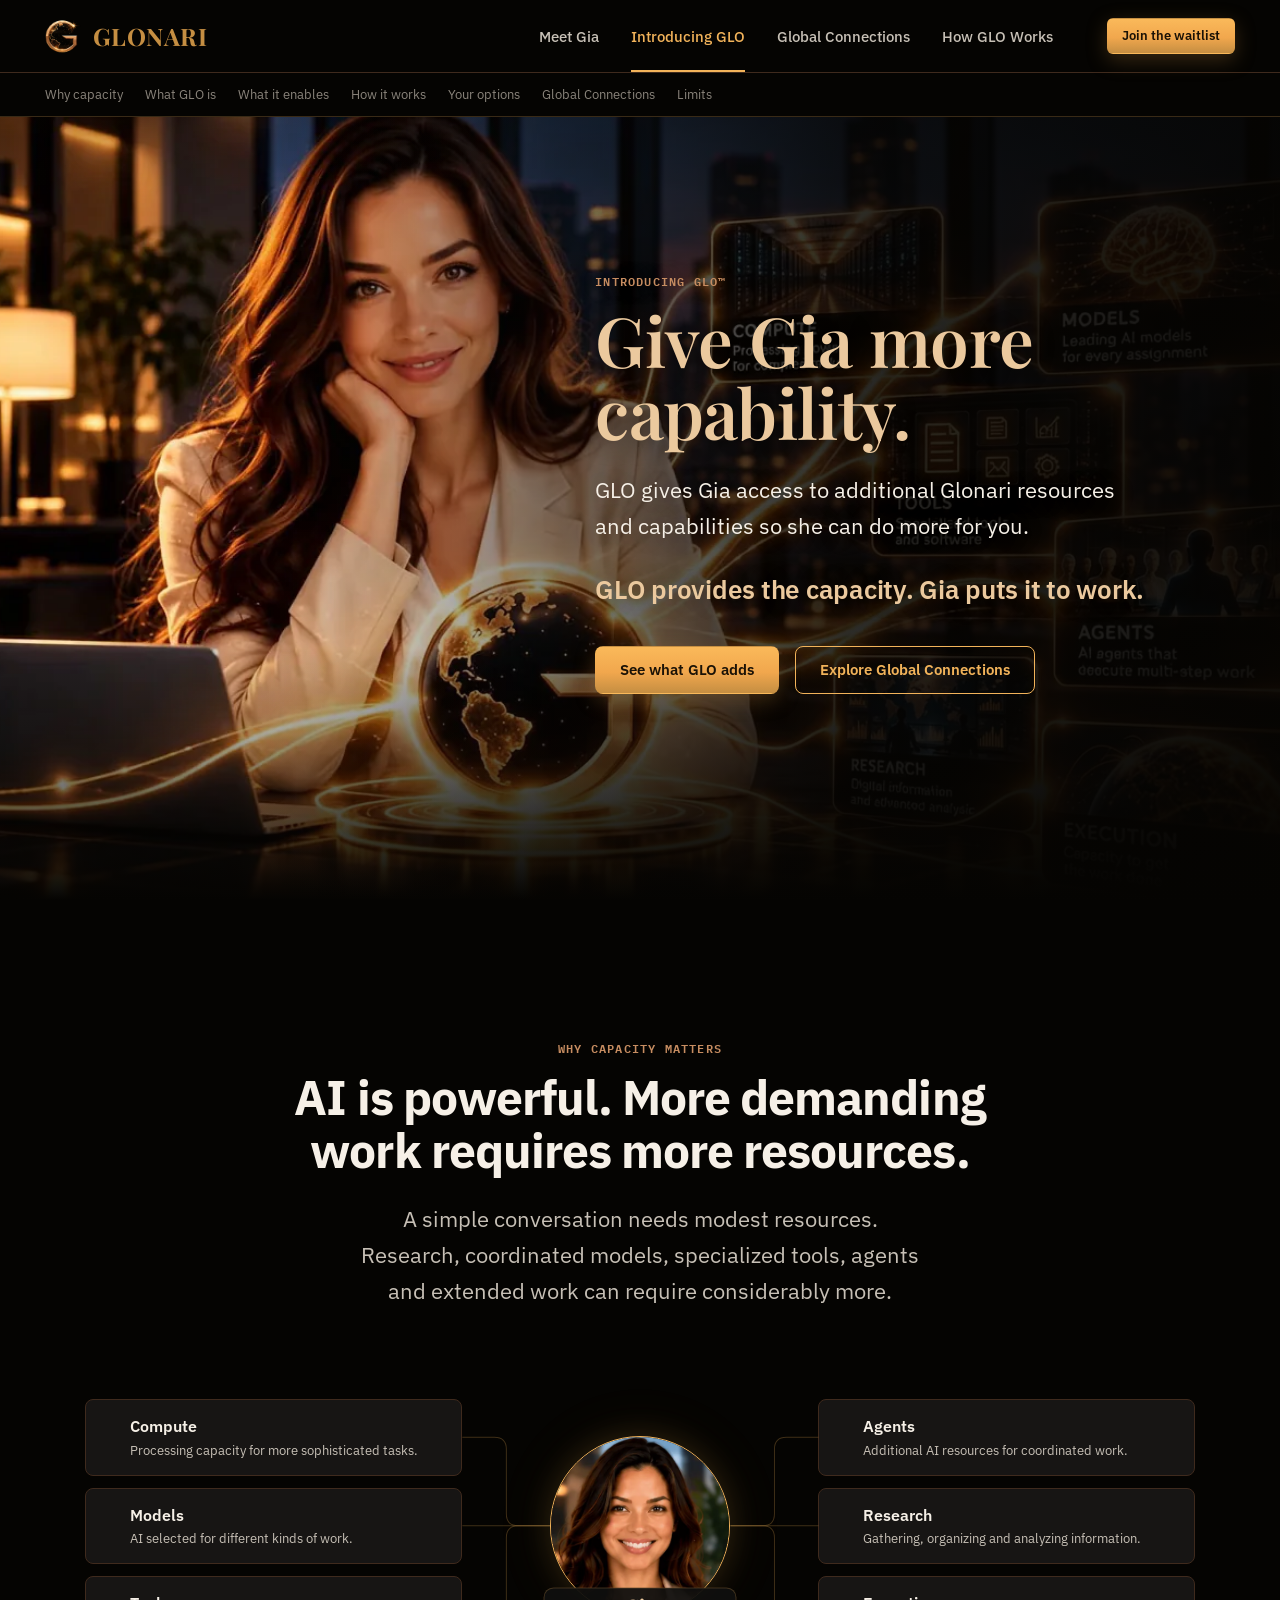
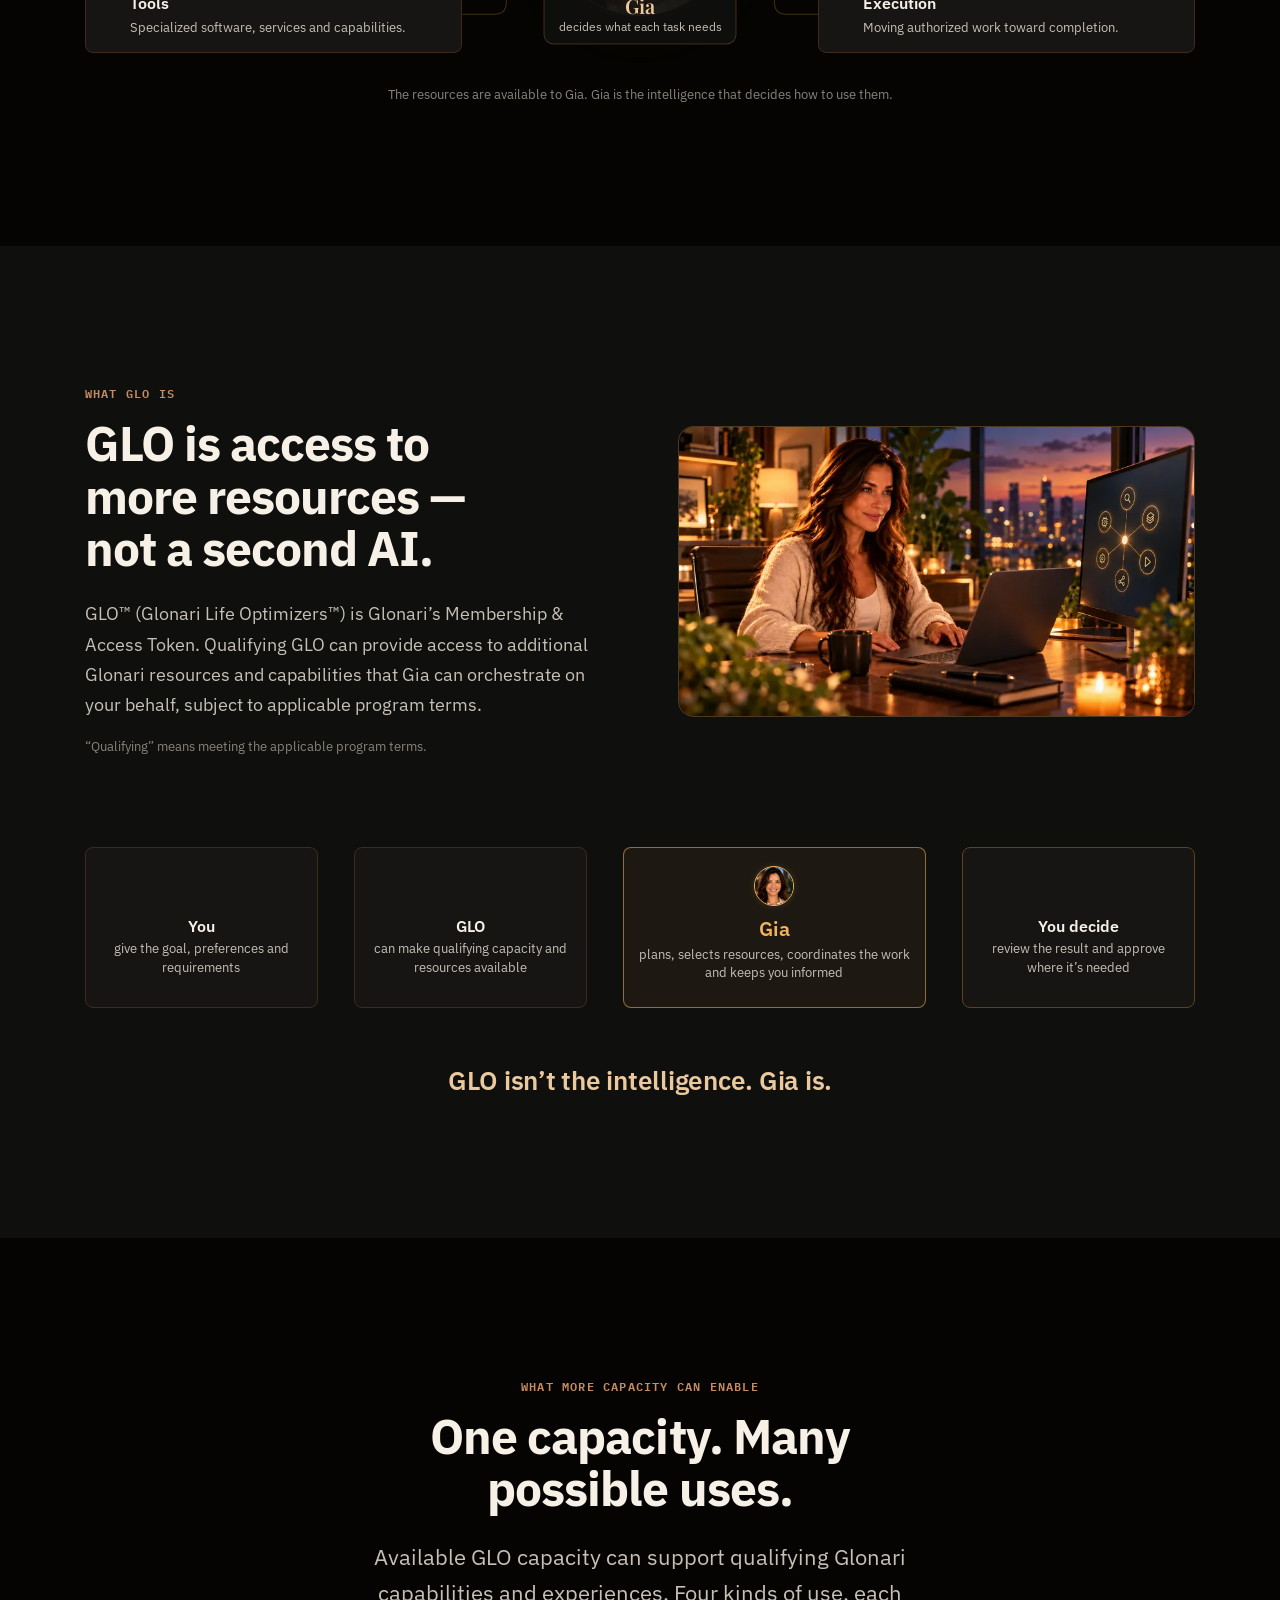
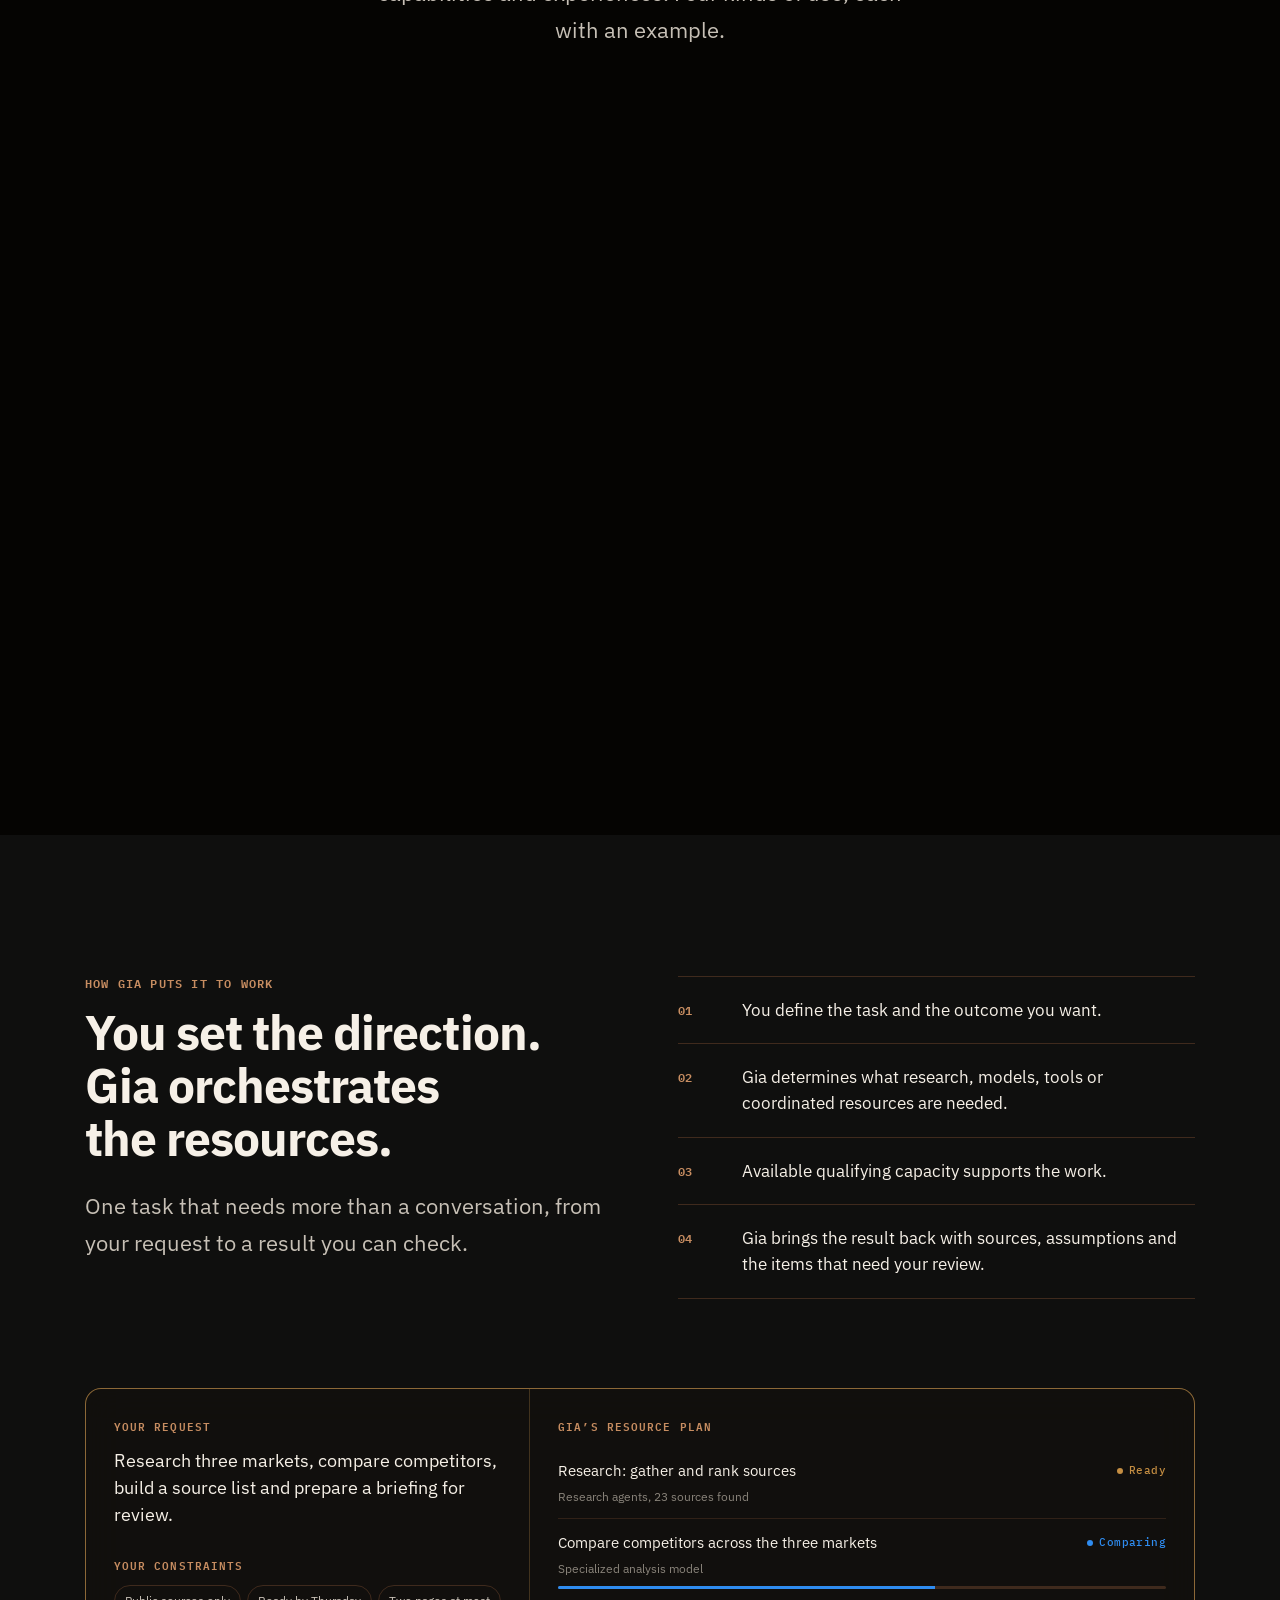
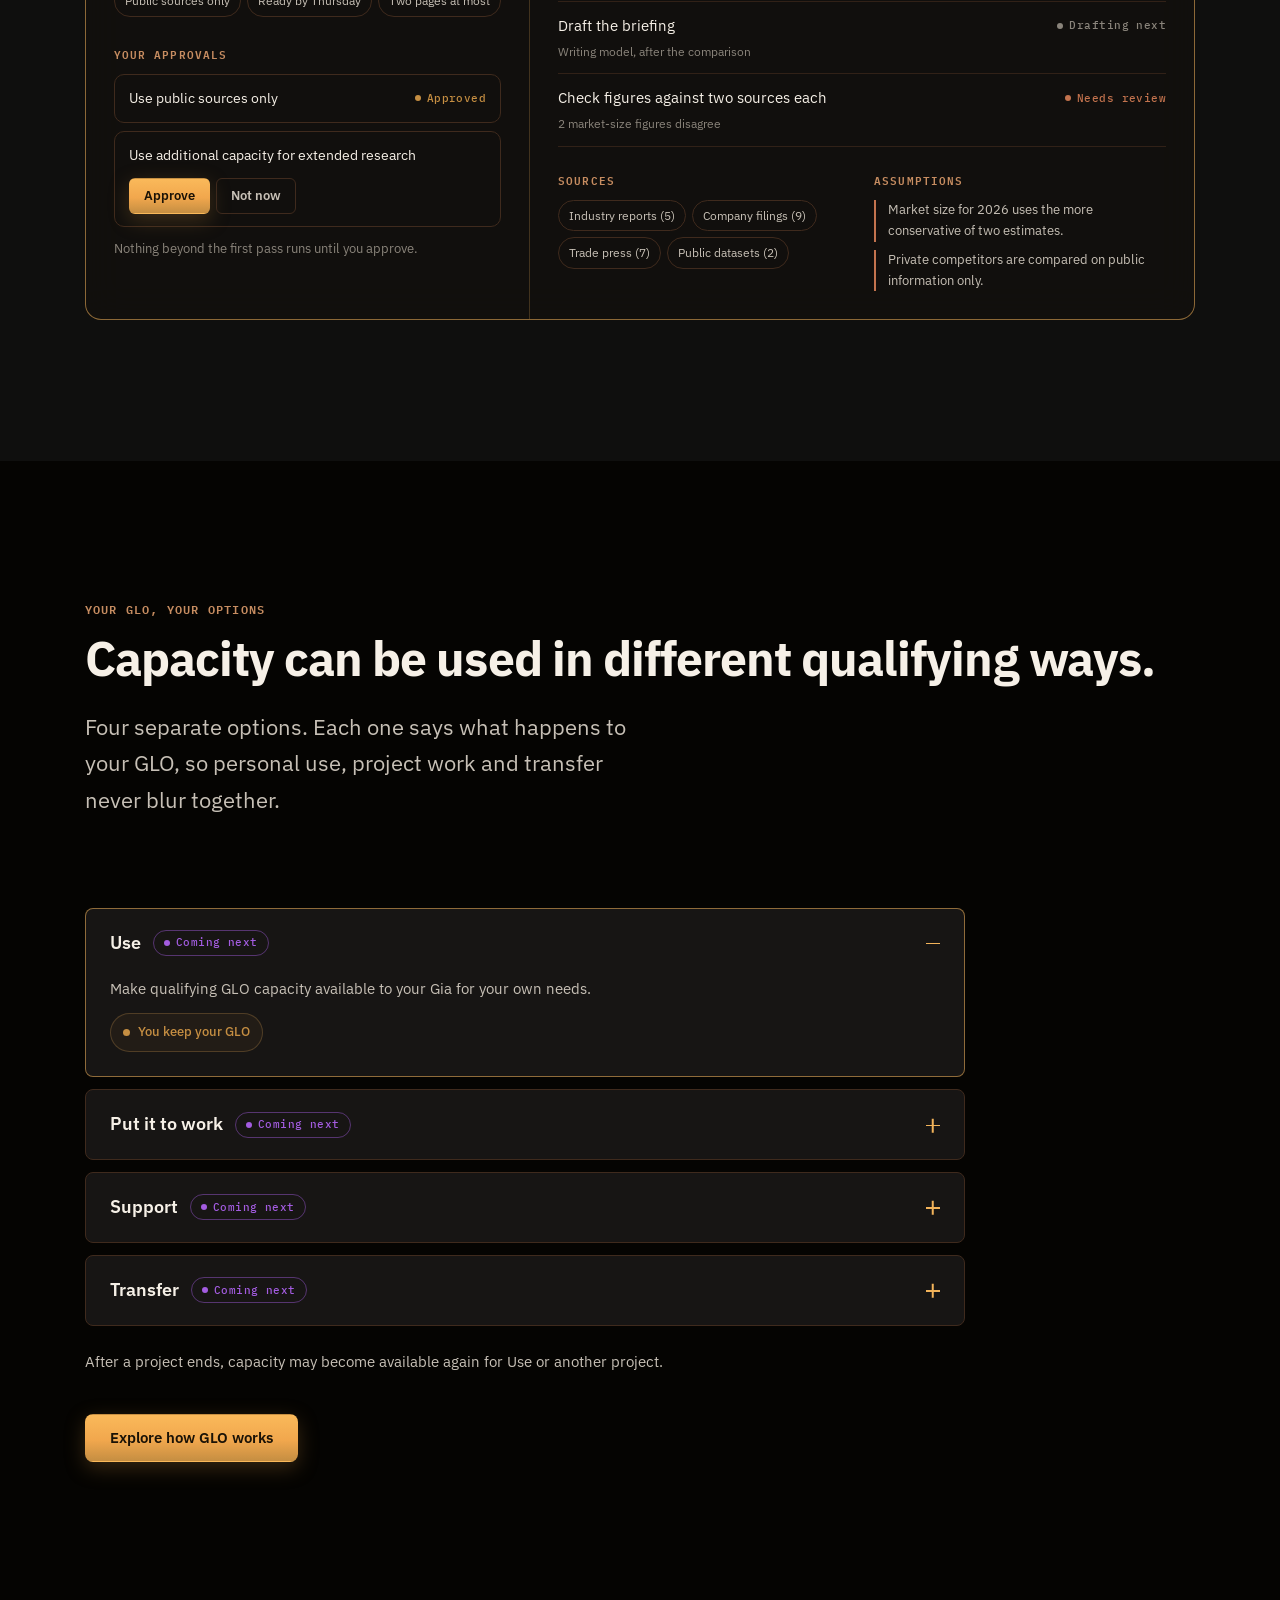
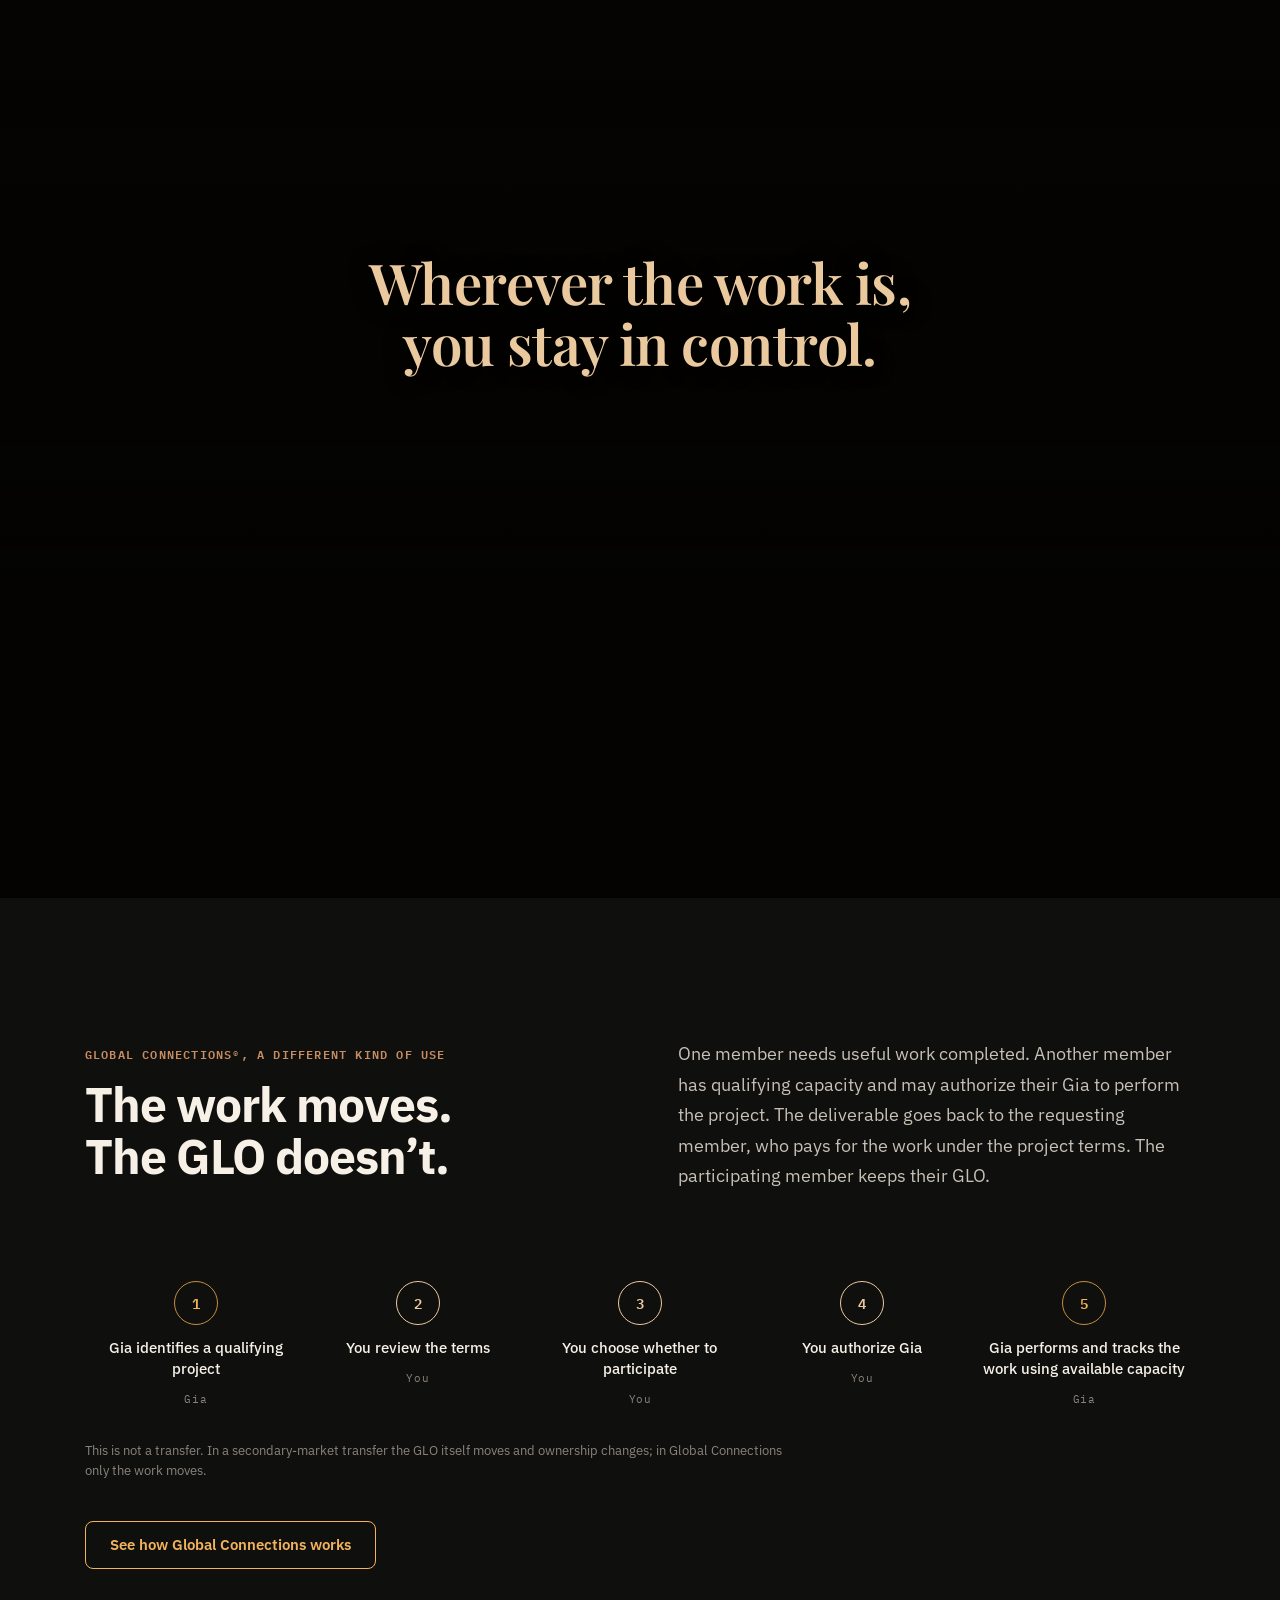
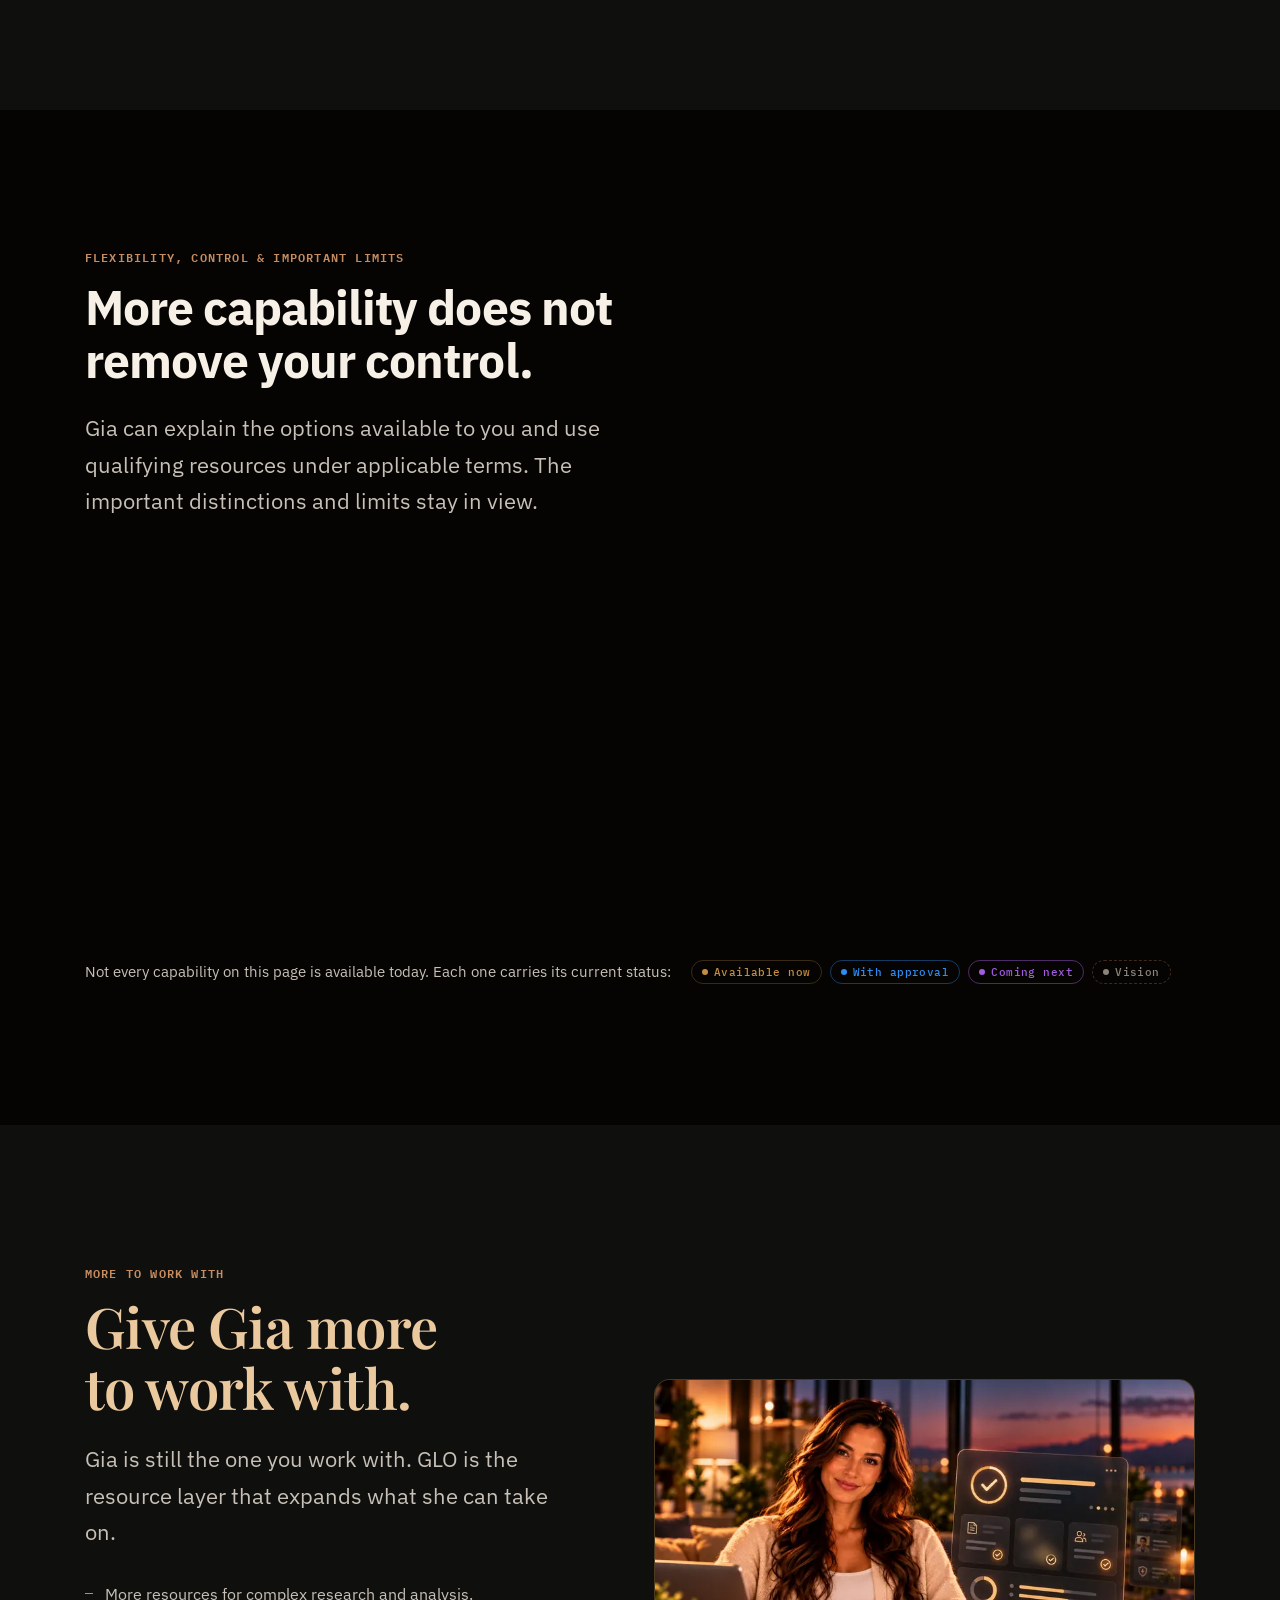
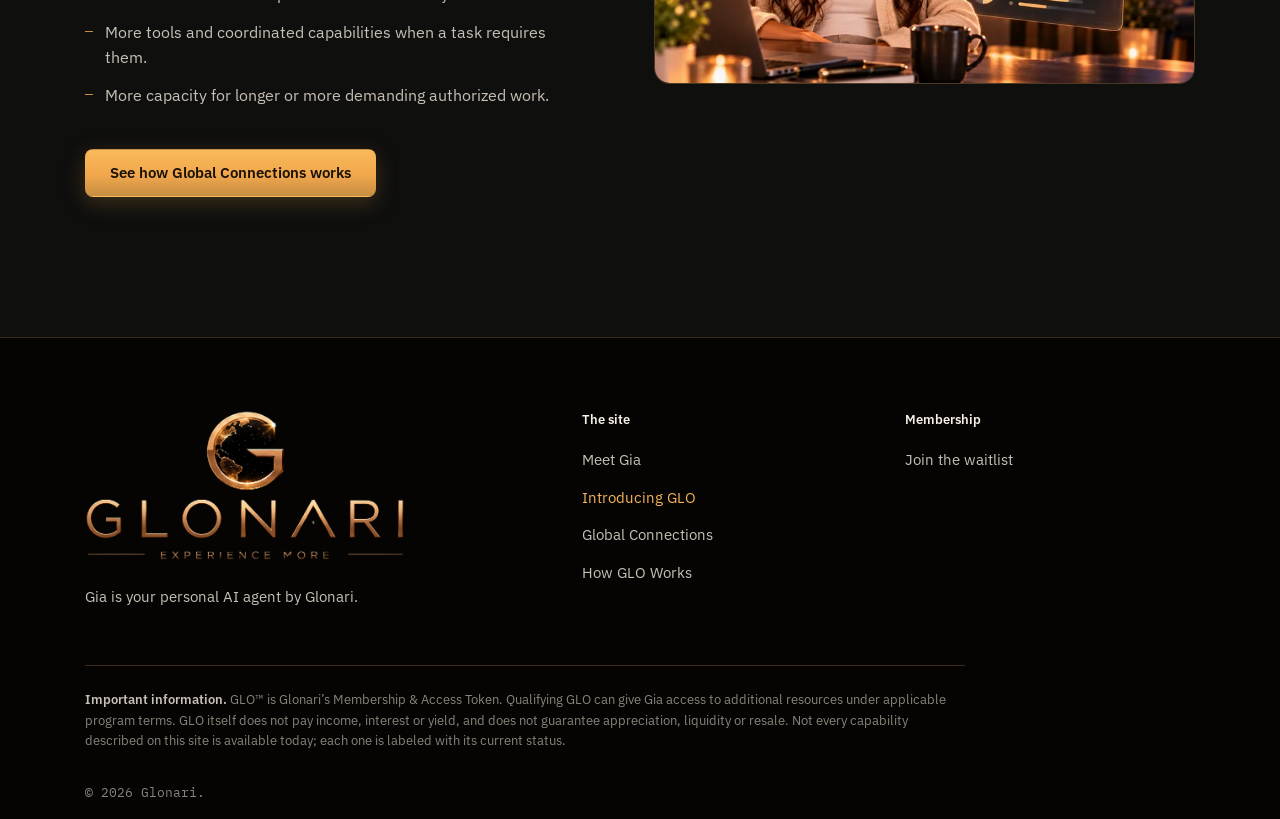
<file: glo.html>
<!DOCTYPE html>
<html lang="en">
<head>
<meta charset="utf-8">
<meta name="viewport" content="width=device-width, initial-scale=1, viewport-fit=cover">
<meta name="robots" content="noindex">
<title>Introducing GLO</title>
<meta name="description" content="GLO gives Gia access to additional Glonari resources and capabilities so she can do more for you.">
<link rel="preconnect" href="https://fonts.googleapis.com">
<link rel="preconnect" href="https://fonts.gstatic.com" crossorigin>
<link href="https://fonts.googleapis.com/css2?family=IBM+Plex+Mono:wght@500;600&amp;family=IBM+Plex+Sans:wght@400;500;600;700&amp;family=Playfair+Display:wght@500;600;700&amp;display=swap" rel="stylesheet">
<link rel="icon" href="assets/logo/favicon-32.png" sizes="32x32" type="image/png">
<link rel="apple-touch-icon" href="assets/logo/favicon-180.png">
<link rel="stylesheet" href="css/tokens.css">
<link rel="stylesheet" href="css/base.css">
<link rel="stylesheet" href="css/components.css">
<link rel="stylesheet" href="css/shell.css">
<link rel="stylesheet" href="css/pages/glo.css">
</head>
<body class="no-js" data-page="glo">
<a class="sr-only" href="#main">Skip to content</a>

<!-- shell:header -->
<header class="site-header">
  <div class="site-header__row">
    <a class="brand" href="index.html" aria-label="Glonari, Meet Gia">
      <img class="brand__mark" src="assets/logo/glonari-mark.webp" width="192" height="192" alt="">
      <span class="brand__name">Glonari</span>
    </a>
    <nav class="site-nav" aria-label="Site">
        <a href="index.html">Meet Gia</a>
        <a href="glo.html" aria-current="page">Introducing GLO</a>
        <a href="global-connections.html">Global Connections</a>
        <a href="how-glo-works.html">How GLO Works</a>
    </nav>
    <a class="btn btn--primary btn--sm header-cta" href="index.html#join">Join the waitlist</a>
    <button class="menu-toggle" type="button" aria-expanded="false" aria-controls="mobile-menu" aria-label="Open menu"><span></span></button>
  </div>
  <div class="subnav">
    <nav class="subnav__inner" aria-label="On this page">
        <a href="#why-capacity">Why capacity</a>
        <a href="#what-glo-is">What GLO is</a>
        <a href="#what-it-enables">What it enables</a>
        <a href="#how-it-works">How it works</a>
        <a href="#your-options">Your options</a>
        <a href="#global-connections">Global Connections</a>
        <a href="#limits">Limits</a>
    </nav>
  </div>
  <div class="progress" aria-hidden="true"></div>
</header>
<div class="mobile-menu" id="mobile-menu">
  <nav aria-label="Site">
    <ul class="mm">
      <li class="mm__page"><a href="index.html">Meet Gia</a></li>
      <li class="mm__page is-current"><a href="glo.html" aria-current="page">Introducing GLO</a>
        <ul class="mm__sections" aria-label="On this page">
          <li><a href="#why-capacity">Why capacity</a></li>
          <li><a href="#what-glo-is">What GLO is</a></li>
          <li><a href="#what-it-enables">What it enables</a></li>
          <li><a href="#how-it-works">How it works</a></li>
          <li><a href="#your-options">Your options</a></li>
          <li><a href="#global-connections">Global Connections</a></li>
          <li><a href="#limits">Limits</a></li>
        </ul>
      </li>
      <li class="mm__page"><a href="global-connections.html">Global Connections</a></li>
      <li class="mm__page"><a href="how-glo-works.html">How GLO Works</a></li>
    </ul>
  </nav>
  <a class="btn btn--primary" href="index.html#join">Join the waitlist</a>
</div>
<!-- /shell:header -->

<main id="main">

<!-- 01 HERO -->
<section class="page-hero page-hero--right page-hero--below-header" id="intro" aria-labelledby="intro-title">
  <div class="page-hero__media" style="--focus: 30% 10%">
    <video data-play-once data-delay="800" data-still="assets/images/hero-glo-still.webp" muted playsinline preload="auto" poster="assets/images/hero-glo-poster.webp" width="1280" height="720" aria-hidden="true">
      <source src="assets/video/hero-glo.mp4" type="video/mp4">
    </video>
  </div>
  <div class="container">
    <div class="page-hero__text">
      <p class="eyebrow">Introducing GLO&trade;</p>
      <h1 class="page-hero__title" id="intro-title">Give Gia more capability.</h1>
      <p class="lead">GLO gives Gia access to additional Glonari resources and capabilities so she can do more for you.</p>
      <p class="principle">GLO provides the capacity. Gia puts it to work.</p>
      <div class="btn-row btn-row--stack">
        <a class="btn btn--primary" href="#why-capacity">See what GLO adds</a>
        <a class="btn btn--secondary" href="global-connections.html">Explore Global Connections</a>
      </div>
    </div>
  </div>
</section>

<!-- 02 WHY CAPACITY MATTERS -->
<section class="section section--deep" id="why-capacity" aria-labelledby="why-title">
  <div class="container">
    <header class="head--center reveal">
      <p class="eyebrow">Why capacity matters</p>
      <h2 class="h2" id="why-title">AI is powerful. More demanding work requires more resources.</h2>
      <p class="lead">A simple conversation needs modest resources. Research, coordinated models, specialized tools, agents and extended work can require considerably more.</p>
    </header>
    <div class="hub gap-major" data-pulse="hub">
      <ul class="hub__side hub__side--left">
        <li class="hub__node"><span class="hub__name">Compute</span><span class="hub__desc">Processing capacity for more sophisticated tasks.</span></li>
        <li class="hub__node"><span class="hub__name">Models</span><span class="hub__desc">AI selected for different kinds of work.</span></li>
        <li class="hub__node"><span class="hub__name">Tools</span><span class="hub__desc">Specialized software, services and capabilities.</span></li>
      </ul>
      <div class="hub__core gia-core"><div class="gia-core__photo"><picture><source srcset="assets/images/gia.webp" type="image/webp"><img src="assets/images/gia.png" alt="Gia" width="400" height="400" loading="lazy" decoding="async"></picture></div><p class="gia-core__plate"><span class="gia-core__name">Gia</span><span class="gia-core__sub">decides what each task needs</span></p></div>
      <ul class="hub__side hub__side--right">
        <li class="hub__node"><span class="hub__name">Agents</span><span class="hub__desc">Additional AI resources for coordinated work.</span></li>
        <li class="hub__node"><span class="hub__name">Research</span><span class="hub__desc">Gathering, organizing and analyzing information.</span></li>
        <li class="hub__node"><span class="hub__name">Execution</span><span class="hub__desc">Moving authorized work toward completion.</span></li>
      </ul>
    </div>
    <p class="caption glo-note">The resources are available to Gia. Gia is the intelligence that decides how to use them.</p>
  </div>
</section>

<!-- 03 WHAT GLO IS -->
<section class="section" id="what-glo-is" aria-labelledby="what-title">
  <div class="container">
    <div class="split glo-what">
      <div class="glo-what__text">
        <header class="reveal">
          <p class="eyebrow">What GLO is</p>
          <h2 class="h2" id="what-title">GLO is access to more resources — not a second AI.</h2>
        </header>
        <div class="glo-what__body">
          <p class="body">GLO&trade; (Glonari Life Optimizers&trade;) is Glonari’s Membership &amp; Access Token. Qualifying GLO can provide access to additional Glonari resources and capabilities that Gia can orchestrate on your behalf, subject to applicable program terms.</p>
          <p class="caption">“Qualifying” means meeting the applicable program terms.</p>
        </div>
      </div>
      <figure class="media-frame" style="--ratio: 16 / 9">
        <div class="media-frame__box" data-parallax>
          <picture>
            <source type="image/webp" srcset="assets/images/glo-resources-800.webp 800w, assets/images/glo-resources-1600.webp 1600w" sizes="(max-width: 960px) 100vw, 560px">
            <img src="assets/images/glo-resources-1600.jpg" srcset="assets/images/glo-resources-800.jpg 800w, assets/images/glo-resources-1600.jpg 1600w" sizes="(max-width: 960px) 100vw, 560px" width="1600" height="900" loading="lazy" decoding="async" alt="Gia at her desk in the evening, beside a screen showing connected resources">
          </picture>
        </div>
      </figure>
    </div>
    <ol class="flow gap-major" data-draw>
      <li class="flow__node"><svg class="flow__icon" width="24" height="24" viewBox="0 0 24 24" fill="none" stroke="currentColor" stroke-width="1.5" stroke-linecap="round" stroke-linejoin="round" aria-hidden="true" focusable="false"><circle cx="12" cy="8" r="3.5" vector-effect="non-scaling-stroke"/><path d="M5 20c0-3.9 3.1-7 7-7s7 3.1 7 7" vector-effect="non-scaling-stroke"/></svg><span class="flow__title">You</span><span class="flow__sub">give the goal, preferences and requirements</span></li>
      <li class="flow__node"><svg class="flow__icon" width="24" height="24" viewBox="0 0 24 24" fill="none" stroke="currentColor" stroke-width="1.5" stroke-linecap="round" stroke-linejoin="round" aria-hidden="true" focusable="false"><circle cx="12" cy="12" r="4" vector-effect="non-scaling-stroke"/><path d="M20 12A8 8 0 1 1 12 4" vector-effect="non-scaling-stroke"/></svg><span class="flow__title">GLO</span><span class="flow__sub">can make qualifying capacity and resources available</span></li>
      <li class="flow__node is-key"><div class="flow__icon flow__icon--gia" aria-hidden="true"><div class="gia-core"><div class="gia-core__photo"><picture><source srcset="assets/images/gia.webp" type="image/webp"><img src="assets/images/gia.png" alt="" width="400" height="400" loading="lazy" decoding="async"></picture></div></div></div><span class="flow__title">Gia</span><span class="flow__sub">plans, selects resources, coordinates the work and keeps you informed</span></li>
      <li class="flow__node is-end"><svg class="flow__icon" width="24" height="24" viewBox="0 0 24 24" fill="none" stroke="currentColor" stroke-width="1.5" stroke-linecap="round" stroke-linejoin="round" aria-hidden="true" focusable="false"><circle cx="9" cy="8" r="3.5" vector-effect="non-scaling-stroke"/><path d="M2 20c0-3.9 3.1-7 7-7s7 3.1 7 7" vector-effect="non-scaling-stroke"/><path d="M16 10l2 2 4-4" vector-effect="non-scaling-stroke"/></svg><span class="flow__title">You decide</span><span class="flow__sub">review the result and approve where it’s needed</span></li>
    </ol>
    <p class="principle principle--center glo-principle" data-shine>GLO isn’t the intelligence. Gia is.</p>
  </div>
</section>

<!-- 04 WHAT MORE CAPACITY CAN ENABLE -->
<section class="section section--deep" id="what-it-enables" aria-labelledby="enables-title">
  <div class="container">
    <header class="head--center reveal">
      <p class="eyebrow">What more capacity can enable</p>
      <h2 class="h2" id="enables-title">One capacity. Many possible uses.</h2>
      <p class="lead">Available GLO capacity can support qualifying Glonari capabilities and experiences. Four kinds of use, each with an example.</p>
    </header>
    <div class="cards cards--4 gap-major" data-stagger>
      <article class="card card--flex" data-spotlight>
        <figure class="media-frame card__photo" style="--ratio: 3 / 2">
          <div class="media-frame__box" data-parallax>
            <picture>
              <source type="image/webp" srcset="assets/images/enables-personal-800.webp 800w, assets/images/enables-personal-1536.webp 1536w" sizes="(max-width: 560px) calc(100vw - 88px), (max-width: 1100px) calc(50vw - 84px), 240px">
              <img src="assets/images/enables-personal-800.jpg" srcset="assets/images/enables-personal-800.jpg 800w, assets/images/enables-personal-1536.jpg 1536w" sizes="(max-width: 560px) calc(100vw - 88px), (max-width: 1100px) calc(50vw - 84px), 240px" width="1536" height="1024" alt="" loading="lazy" decoding="async">
            </picture>
          </div>
        </figure>
        <div class="card__head"><h3 class="h4">Personal capability</h3><span class="badge badge--next">Coming next</span></div>
        <p class="small">Research, analyze, plan, organize, create, compare, coordinate and execute. Gia can take on more of the work around a goal.</p>
        <p class="card__example"><b>Example</b>Compare three markets, build a source list and prepare a briefing for your review.</p>
      </article>
      <article class="card card--flex" data-spotlight>
        <figure class="media-frame card__photo" style="--ratio: 3 / 2">
          <div class="media-frame__box" data-parallax>
            <picture>
              <source type="image/webp" srcset="assets/images/enables-economic-800.webp 800w, assets/images/enables-economic-1536.webp 1536w" sizes="(max-width: 560px) calc(100vw - 88px), (max-width: 1100px) calc(50vw - 84px), 240px">
              <img src="assets/images/enables-economic-800.jpg" srcset="assets/images/enables-economic-800.jpg 800w, assets/images/enables-economic-1536.jpg 1536w" sizes="(max-width: 560px) calc(100vw - 88px), (max-width: 1100px) calc(50vw - 84px), 240px" width="1536" height="1024" alt="" loading="lazy" decoding="async">
            </picture>
          </div>
        </figure>
        <div class="card__head"><h3 class="h4">Economic utility</h3><span class="badge badge--vision">Vision</span></div>
        <p class="small">Where qualifying programs apply, Gia may help save money, identify opportunities and perform useful work through authorized activity.</p>
        <p class="card__example"><b>Example</b>Review your recurring services and show where a different plan would cost less.</p>
      </article>
      <article class="card card--flex" data-spotlight>
        <figure class="media-frame card__photo" style="--ratio: 3 / 2">
          <div class="media-frame__box" data-parallax>
            <picture>
              <source type="image/webp" srcset="assets/images/enables-capabilities-800.webp 800w, assets/images/enables-capabilities-1536.webp 1536w" sizes="(max-width: 560px) calc(100vw - 88px), (max-width: 1100px) calc(50vw - 84px), 240px">
              <img src="assets/images/enables-capabilities-800.jpg" srcset="assets/images/enables-capabilities-800.jpg 800w, assets/images/enables-capabilities-1536.jpg 1536w" sizes="(max-width: 560px) calc(100vw - 88px), (max-width: 1100px) calc(50vw - 84px), 240px" width="1536" height="1024" alt="" loading="lazy" decoding="async">
            </picture>
          </div>
        </figure>
        <div class="card__head"><h3 class="h4">Glonari capabilities &amp; experiences</h3><span class="badge badge--next">Coming next</span></div>
        <p class="small">Qualifying access to other Glonari services, resources or experiences, brought into a task when relevant and permitted by program terms.</p>
        <p class="card__example"><b>Example</b>While you compare homes, Gia brings in Homes to show the practical monthly cost.</p>
      </article>
      <article class="card card--flex card--key" data-spotlight>
        <figure class="media-frame card__photo" style="--ratio: 3 / 2">
          <div class="media-frame__box" data-parallax>
            <picture>
              <source type="image/webp" srcset="assets/images/enables-connections-800.webp 800w, assets/images/enables-connections-1536.webp 1536w" sizes="(max-width: 560px) calc(100vw - 88px), (max-width: 1100px) calc(50vw - 84px), 240px">
              <img src="assets/images/enables-connections-800.jpg" srcset="assets/images/enables-connections-800.jpg 800w, assets/images/enables-connections-1536.jpg 1536w" sizes="(max-width: 560px) calc(100vw - 88px), (max-width: 1100px) calc(50vw - 84px), 240px" width="1536" height="1024" alt="" loading="lazy" decoding="async">
            </picture>
          </div>
        </figure>
        <div class="card__head"><h3 class="h4">Global Connections&reg;</h3><span class="badge badge--next">Coming next</span></div>
        <p class="small">Gia can identify, evaluate, explain and track qualifying work opportunities. You review the terms, decide and authorize participation when required.</p>
        <a class="card__link" href="global-connections.html">Learn more about Global Connections</a>
      </article>
    </div>
  </div>
</section>

<!-- 05 HOW GIA PUTS IT TO WORK -->
<section class="section" id="how-it-works" aria-labelledby="how-title">
  <div class="container">
    <div class="split glo-how">
      <header class="reveal">
        <p class="eyebrow">How Gia puts it to work</p>
        <h2 class="h2" id="how-title">You set the direction. Gia orchestrates the resources.</h2>
        <p class="lead">One task that needs more than a conversation, from your request to a result you can check.</p>
      </header>
      <ol class="glo-steps">
        <li><span class="glo-steps__num">01</span><span>You define the task and the outcome you want.</span></li>
        <li><span class="glo-steps__num">02</span><span>Gia determines what research, models, tools or coordinated resources are needed.</span></li>
        <li><span class="glo-steps__num">03</span><span>Available qualifying capacity supports the work.</span></li>
        <li><span class="glo-steps__num">04</span><span>Gia brings the result back with sources, assumptions and the items that need your review.</span></li>
      </ol>
    </div>

    <div class="glass ws gap-major is-active" aria-label="Example task workspace">
      <div class="ws__pane">
        <p class="ws__label">Your request</p>
        <p class="ws__goal">Research three markets, compare competitors, build a source list and prepare a briefing for review.</p>
        <p class="ws__label">Your constraints</p>
        <div class="chips glo-chips"><span class="chip">Public sources only</span><span class="chip">Ready by Thursday</span><span class="chip">Two pages at most</span></div>
        <p class="ws__label">Your approvals</p>
        <ul class="appr">
          <li>Use public sources only <span class="status status--ready">Approved</span></li>
          <li id="glo-appr">Use additional capacity for extended research <span class="btn-row" style="gap:6px"><button class="btn btn--primary btn--sm" type="button" data-appr="yes">Approve</button><button class="btn btn--ghost btn--sm" type="button" data-appr="no">Not now</button></span></li>
        </ul>
        <p class="caption glo-appr-note" id="glo-appr-msg" aria-live="polite">Nothing beyond the first pass runs until you approve.</p>
      </div>
      <div class="ws__pane">
        <p class="ws__label">Gia’s resource plan</p>
        <ul class="tasks">
          <li>Research: gather and rank sources<small>Research agents, 23 sources found</small><span class="status status--ready">Ready</span></li>
          <li>Compare competitors across the three markets<small>Specialized analysis model</small><span class="status status--working">Comparing</span><span class="bar"><i></i></span></li>
          <li>Draft the briefing<small>Writing model, after the comparison</small><span class="status status--muted">Drafting next</span></li>
          <li>Check figures against two sources each<small>2 market-size figures disagree</small><span class="status status--review">Needs review</span></li>
        </ul>
        <div class="ws__cols">
          <div>
            <p class="ws__label">Sources</p>
            <div class="chips"><span class="chip">Industry reports (5)</span><span class="chip">Company filings (9)</span><span class="chip">Trade press (7)</span><span class="chip">Public datasets (2)</span></div>
          </div>
          <div>
            <p class="ws__label">Assumptions</p>
            <div style="display:grid;gap:8px">
              <p class="assume">Market size for 2026 uses the more conservative of two estimates.</p>
              <p class="assume">Private competitors are compared on public information only.</p>
            </div>
          </div>
        </div>
      </div>
    </div>
  </div>
</section>

<!-- 06 YOUR GLO, YOUR OPTIONS -->
<section class="section section--deep" id="your-options" aria-labelledby="options-title">
  <div class="container glo-options">
    <header class="reveal">
      <p class="eyebrow">Your GLO, your options</p>
      <h2 class="h2" id="options-title">Capacity can be used in different qualifying ways.</h2>
      <p class="lead">Four separate options. Each one says what happens to your GLO, so personal use, project work and transfer never blur together.</p>
    </header>
    <div class="accordion gap-major">
      <details class="acc" name="glo-options" open>
        <summary class="acc__sum">Use <span class="badge badge--next">Coming next</span><span class="acc__icon" aria-hidden="true"></span></summary>
        <div class="acc__body">
          <p class="small">Make qualifying GLO capacity available to your Gia for your own needs.</p>
          <p class="owner owner--keep">You keep your GLO</p>
        </div>
      </details>
      <details class="acc" name="glo-options">
        <summary class="acc__sum">Put it to work <span class="badge badge--next">Coming next</span><span class="acc__icon" aria-hidden="true"></span></summary>
        <div class="acc__body">
          <p class="small">Authorize your Gia to perform a qualifying Global Connections project. The work moves; you retain the GLO.</p>
          <p class="owner owner--keep">You keep your GLO</p>
          <a class="card__link" href="global-connections.html">How Global Connections works</a>
        </div>
      </details>
      <details class="acc" name="glo-options">
        <summary class="acc__sum">Support <span class="badge badge--next">Coming next</span><span class="acc__icon" aria-hidden="true"></span></summary>
        <div class="acc__body">
          <p class="small">Where program terms permit, qualifying GLO may support another member’s qualifying access or experience. Details are defined by program terms.</p>
          <p class="owner owner--terms">Defined by program terms</p>
        </div>
      </details>
      <details class="acc" name="glo-options">
        <summary class="acc__sum">Transfer <span class="badge badge--next">Coming next</span><span class="acc__icon" aria-hidden="true"></span></summary>
        <div class="acc__body">
          <p class="small">Where available, qualifying GLO may be independently transferred through decentralized secondary markets. Ownership changes when the GLO itself transfers. Transferability does not mean liquidity, a resale price or appreciation.</p>
          <p class="owner owner--change">Ownership changes</p>
          <a class="card__link" href="how-glo-works.html#gc-vs-market">How transfer differs from Global Connections</a>
        </div>
      </details>
    </div>
    <p class="small glo-after">After a project ends, capacity may become available again for Use or another project.</p>
    <div class="btn-row glo-cta"><a class="btn btn--primary" href="how-glo-works.html">Explore how GLO works</a></div>
  </div>
</section>

<!-- VISTA: photo breather (not in the section menu) -->
<section class="vista" id="vista-gc" data-nav="your-options">
  <picture class="vista__media" data-vista>
    <source type="image/webp" data-srcset="assets/images/vista-glo-800.webp 800w, assets/images/vista-glo-1600.webp 1600w, assets/images/vista-glo-2400.webp 2400w" sizes="(max-aspect-ratio: 16/9) 178vh, 100vw">
    <img data-src="assets/images/vista-glo-1600.jpg" data-srcset="assets/images/vista-glo-800.jpg 800w, assets/images/vista-glo-1600.jpg 1600w, assets/images/vista-glo-2400.jpg 2400w" sizes="(max-aspect-ratio: 16/9) 178vh, 100vw" width="2400" height="1350" alt="" loading="lazy" decoding="async">
  </picture>
  <noscript><picture class="vista__media">
    <source type="image/webp" srcset="assets/images/vista-glo-800.webp 800w, assets/images/vista-glo-1600.webp 1600w, assets/images/vista-glo-2400.webp 2400w" sizes="(max-aspect-ratio: 16/9) 178vh, 100vw">
    <img src="assets/images/vista-glo-1600.jpg" srcset="assets/images/vista-glo-800.jpg 800w, assets/images/vista-glo-1600.jpg 1600w, assets/images/vista-glo-2400.jpg 2400w" sizes="(max-aspect-ratio: 16/9) 178vh, 100vw" width="2400" height="1350" alt="" loading="lazy" decoding="async">
  </picture></noscript>
  <p class="vista__line reveal">Wherever the work is, you stay in control.</p>
</section>

<!-- 07 GLOBAL CONNECTIONS -->
<section class="section" id="global-connections" aria-labelledby="gc-title">
  <div class="container">
    <div class="split glo-gc">
      <header class="reveal">
        <p class="eyebrow">Global Connections&reg;, a different kind of use</p>
        <h2 class="h2" id="gc-title">The work moves. The GLO doesn’t.</h2>
      </header>
      <p class="body">One member needs useful work completed. Another member has qualifying capacity and may authorize their Gia to perform the project. The deliverable goes back to the requesting member, who pays for the work under the project terms. The participating member keeps their GLO.</p>
    </div>
    <ol class="steps-line gap-major" data-draw>
      <li class="steps-line__item"><span class="steps-line__label">Gia identifies a qualifying project</span><span class="steps-line__who">Gia</span></li>
      <li class="steps-line__item is-you"><span class="steps-line__label">You review the terms</span><span class="steps-line__who">You</span></li>
      <li class="steps-line__item is-you"><span class="steps-line__label">You choose whether to participate</span><span class="steps-line__who">You</span></li>
      <li class="steps-line__item is-you"><span class="steps-line__label">You authorize Gia</span><span class="steps-line__who">You</span></li>
      <li class="steps-line__item"><span class="steps-line__label">Gia performs and tracks the work using available capacity</span><span class="steps-line__who">Gia</span></li>
    </ol>
    <p class="caption glo-note glo-note--left">This is not a transfer. In a secondary-market transfer the GLO itself moves and ownership changes; in Global Connections only the work moves.</p>
    <div class="btn-row glo-cta"><a class="btn btn--secondary" href="global-connections.html">See how Global Connections works</a></div>
  </div>
</section>

<!-- 08 FLEXIBILITY, CONTROL & IMPORTANT LIMITS -->
<section class="section section--deep" id="limits" aria-labelledby="limits-title">
  <div class="container">
    <header class="reveal glo-limits-head">
      <p class="eyebrow">Flexibility, control &amp; important limits</p>
      <h2 class="h2" id="limits-title">More capability does not remove your control.</h2>
      <p class="lead">Gia can explain the options available to you and use qualifying resources under applicable terms. The important distinctions and limits stay in view.</p>
    </header>
    <div class="isnot gap-major" data-stagger>
      <section class="isnot__col isnot__col--is" aria-labelledby="is-title">
        <h3 class="h4" id="is-title">What GLO is</h3>
        <ul>
          <li>Glonari’s Membership &amp; Access Token.</li>
          <li>Access and capacity that Gia can use under applicable program terms.</li>
          <li>A way to take part in Global Connections, subject to project terms, your review, your authorization and any required participation.</li>
          <li>Labeled by status, so you can tell what works today from what is planned.</li>
        </ul>
      </section>
      <section class="isnot__col isnot__col--not" aria-labelledby="not-title">
        <h3 class="h4" id="not-title">What GLO is not</h3>
        <ul>
          <li>Not the intelligence. GLO does not perform the work by itself.</li>
          <li>Not a payout. GLO itself does not pay income, interest or yield; compensation in Global Connections comes from work performed under project terms.</li>
          <li>Not a promise of liquidity or resale. Where transfers are available, Glonari does not operate or intermediate decentralized exchanges.</li>
          <li>Not a promise of appreciation. Market prices may differ from Glonari’s offering price.</li>
        </ul>
      </section>
    </div>
    <div class="glo-status">
      <p class="small">Not every capability on this page is available today. Each one carries its current status:</p>
      <div class="btn-row glo-status__row"><span class="badge badge--now">Available now</span><span class="badge badge--approval">With approval</span><span class="badge badge--next">Coming next</span><span class="badge badge--vision">Vision</span></div>
    </div>
  </div>
</section>

<!-- 09 FINAL CTA -->
<section class="section" id="final" aria-labelledby="final-title">
  <div class="container final">
    <div>
      <p class="eyebrow">More to work with</p>
      <h2 class="final__h" id="final-title">Give Gia more to work with.</h2>
      <p class="lead">Gia is still the one you work with. GLO is the resource layer that expands what she can take on.</p>
      <ul class="uses">
        <li>More resources for complex research and analysis.</li>
        <li>More tools and coordinated capabilities when a task requires them.</li>
        <li>More capacity for longer or more demanding authorized work.</li>
      </ul>
      <div class="btn-row btn-row--stack glo-final-actions">
        <a class="btn btn--primary" href="global-connections.html">See how Global Connections works</a>
        <a class="btn btn--secondary" href="membership.html" hidden>Learn about membership</a>
      </div>
    </div>
    <figure class="media-frame" style="--ratio: 16 / 9">
      <div class="media-frame__box" data-parallax>
        <picture>
          <source type="image/webp" srcset="assets/images/final-glo-800.webp 800w, assets/images/final-glo-1600.webp 1600w" sizes="(max-width: 960px) 100vw, 560px">
          <img src="assets/images/final-glo-1600.jpg" srcset="assets/images/final-glo-800.jpg 800w, assets/images/final-glo-1600.jpg 1600w" sizes="(max-width: 960px) 100vw, 560px" width="1600" height="900" loading="lazy" decoding="async" alt="Gia at her desk in the evening, beside a workspace panel showing completed work">
        </picture>
      </div>
    </figure>
  </div>
</section>

</main>

<!-- shell:footer -->
<footer class="site-footer">
  <div class="container">
    <div class="footer__top" style="--footer-cols: 2">
      <div class="footer__brand">
        <a class="footer-logo" href="index.html" aria-label="Glonari, Meet Gia">
          <picture>
            <source media="(max-width: 768px)" srcset="assets/logo/glonari-lockup-stacked.webp" width="760" height="359">
            <img src="assets/logo/glonari-lockup-horizontal.webp" width="840" height="222" alt="Glonari. Experience more.">
          </picture>
        </a>
        <p class="small footer__about">Gia is your personal AI agent by Glonari.</p>
      </div>
      <nav class="footer__col" aria-label="Footer: site">
        <p class="footer__head">The site</p>
        <ul>
          <li><a href="index.html">Meet Gia</a></li>
          <li><a href="glo.html" aria-current="page">Introducing GLO</a></li>
          <li><a href="global-connections.html">Global Connections</a></li>
          <li><a href="how-glo-works.html">How GLO Works</a></li>
        </ul>
      </nav>
      <div class="footer__col">
        <p class="footer__head">Membership</p>
        <ul>
          <li><a href="index.html#join">Join the waitlist</a></li>
        </ul>
      </div>
    </div>
    <div class="footer__info">
      <p class="caption"><strong>Important information.</strong> GLO&trade; is Glonari&rsquo;s Membership &amp; Access Token. Qualifying GLO can give Gia access to additional resources under applicable program terms. GLO itself does not pay income, interest or yield, and does not guarantee appreciation, liquidity or resale. Not every capability described on this site is available today; each one is labeled with its current status.</p>
    </div>
    <p class="caption mono footer__legal">© 2026 Glonari.</p>
  </div>
</footer>
<!-- /shell:footer -->

<script src="js/site.js"></script>
<script src="js/components.js"></script>
<script src="js/pages/glo.js"></script>
</body>
</html>
</file>
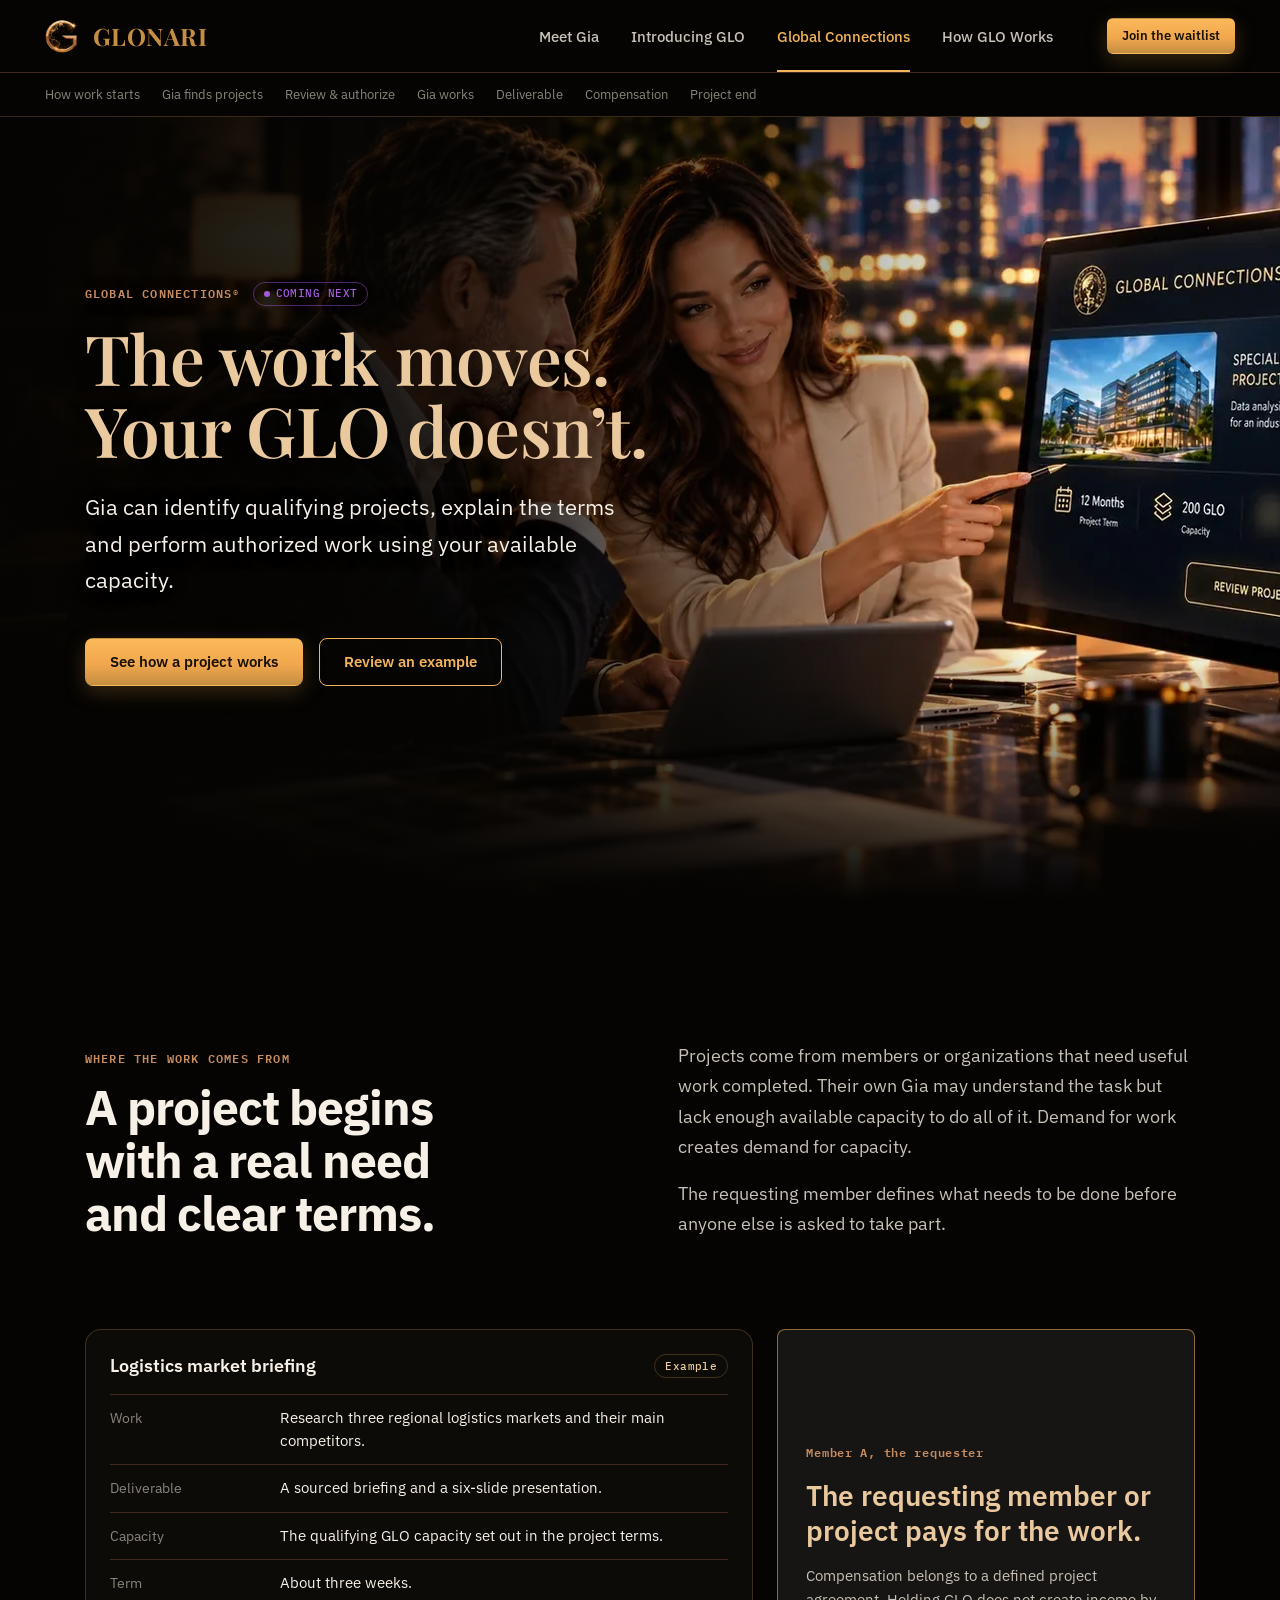
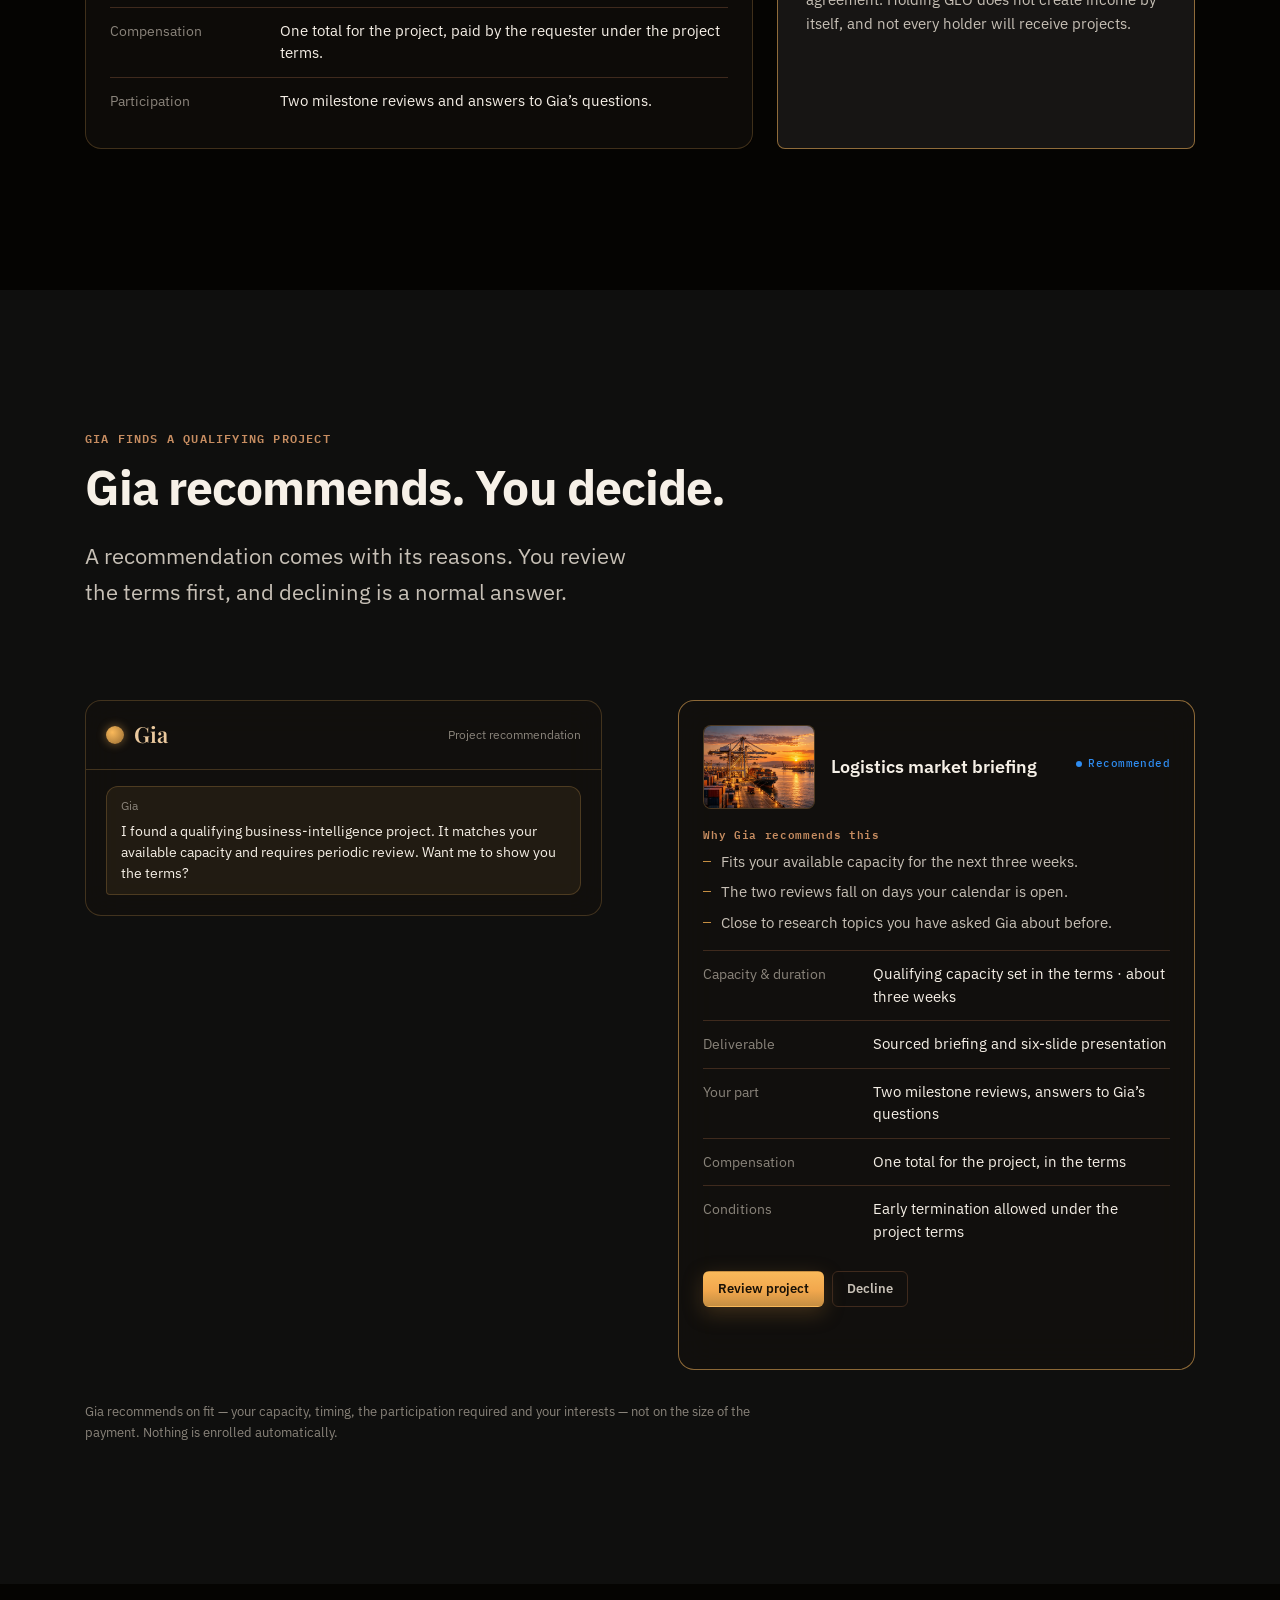
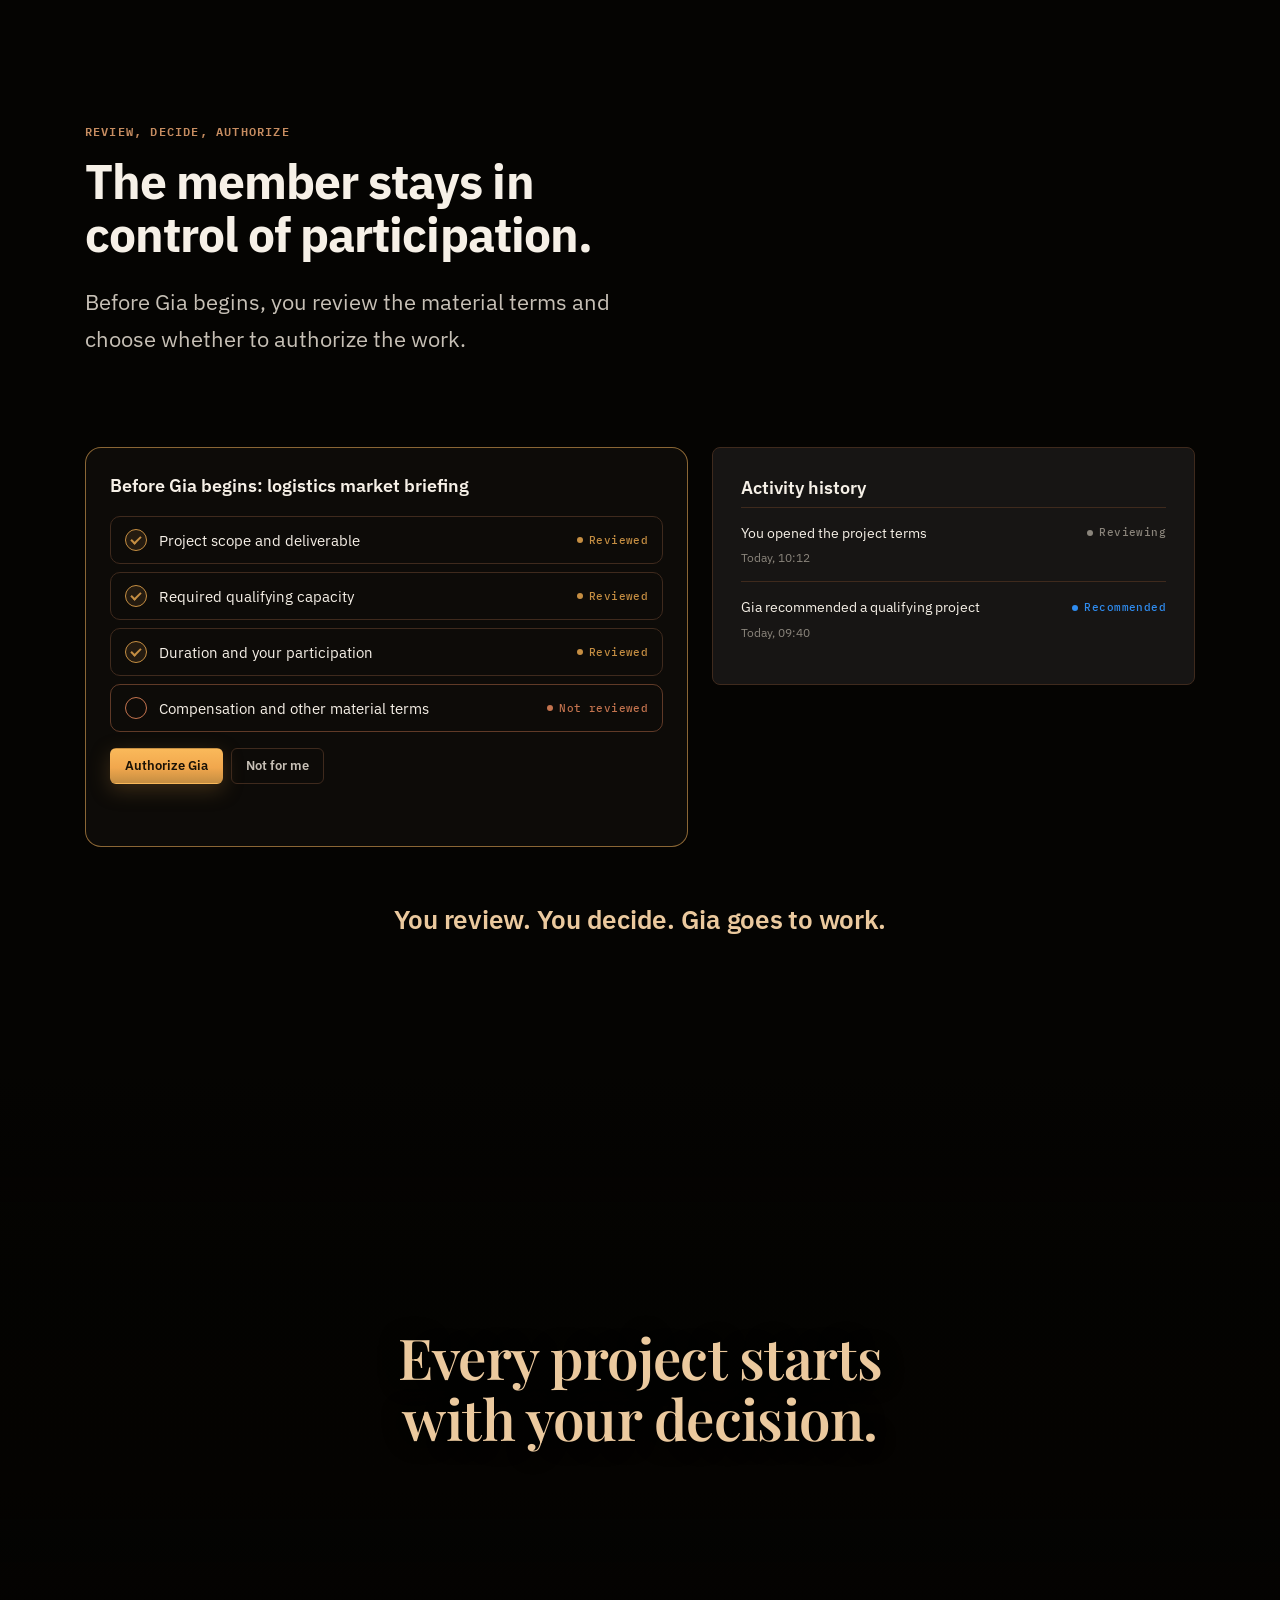
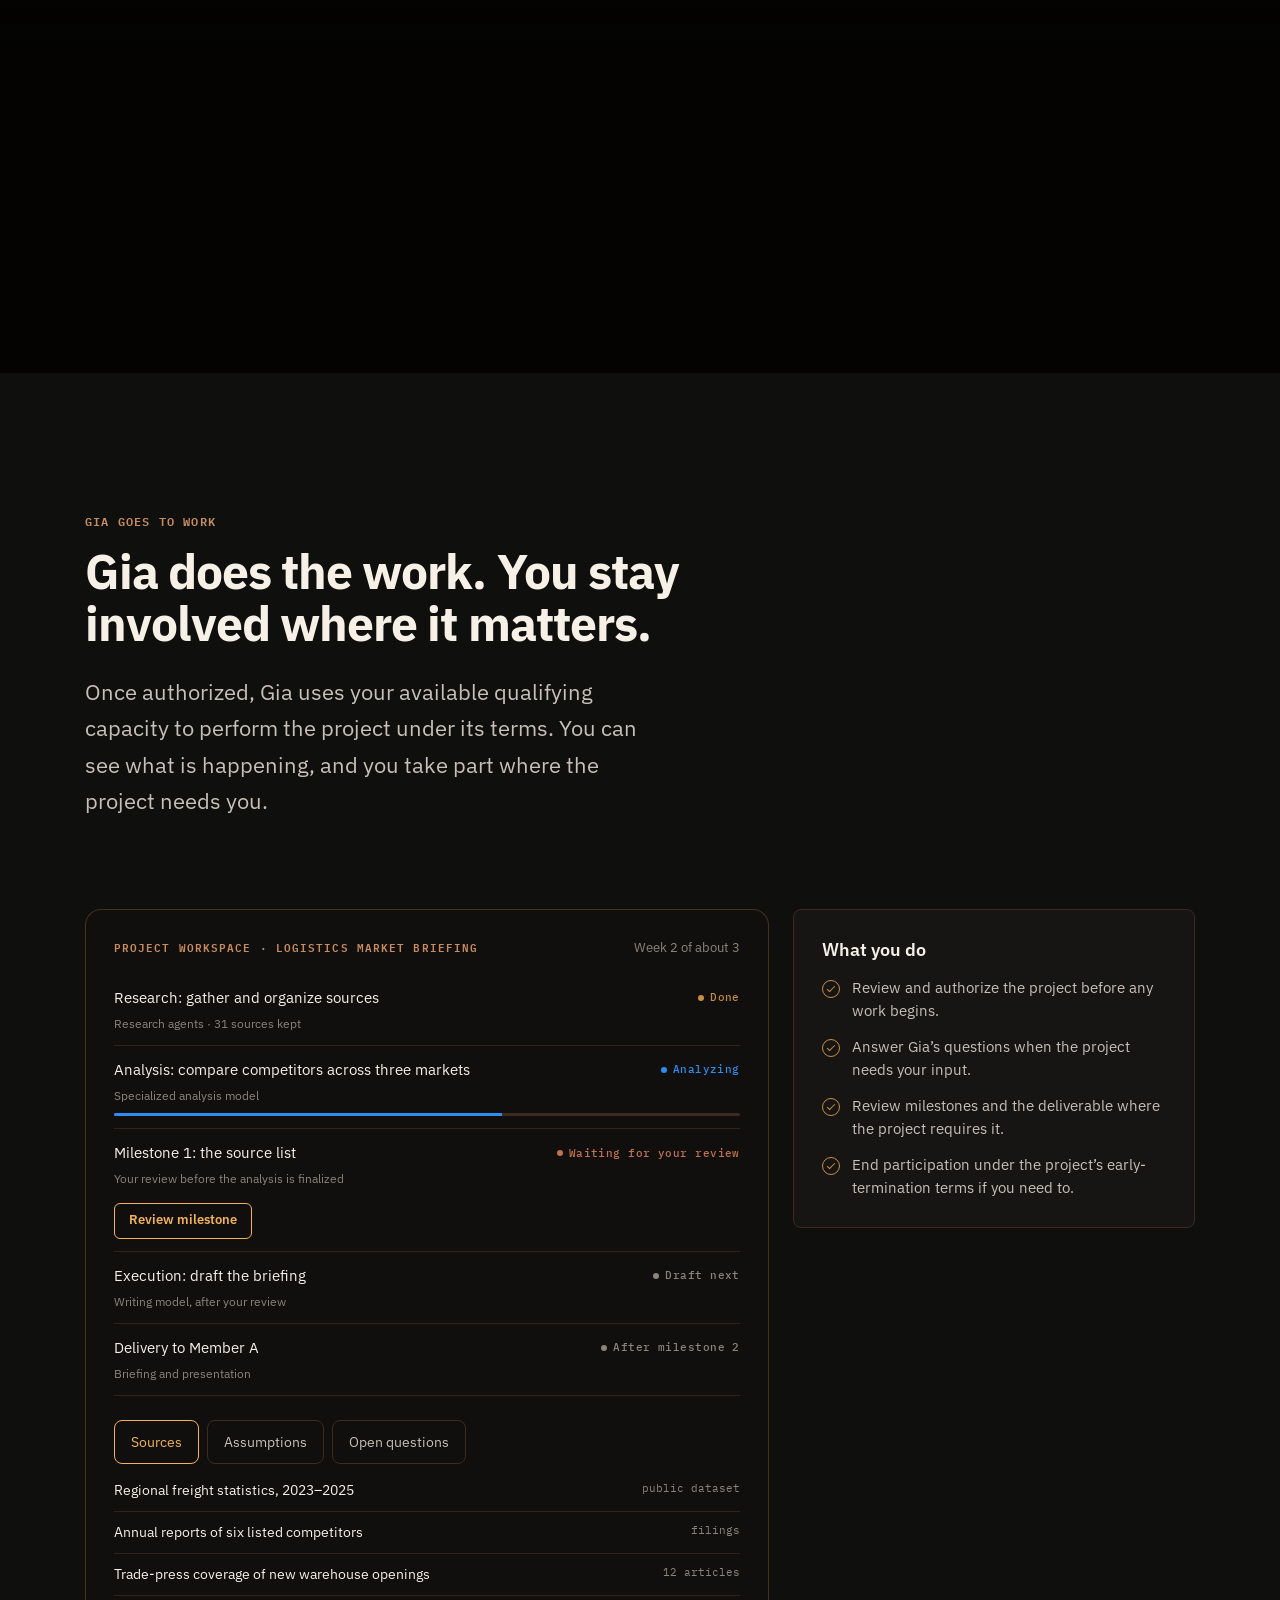
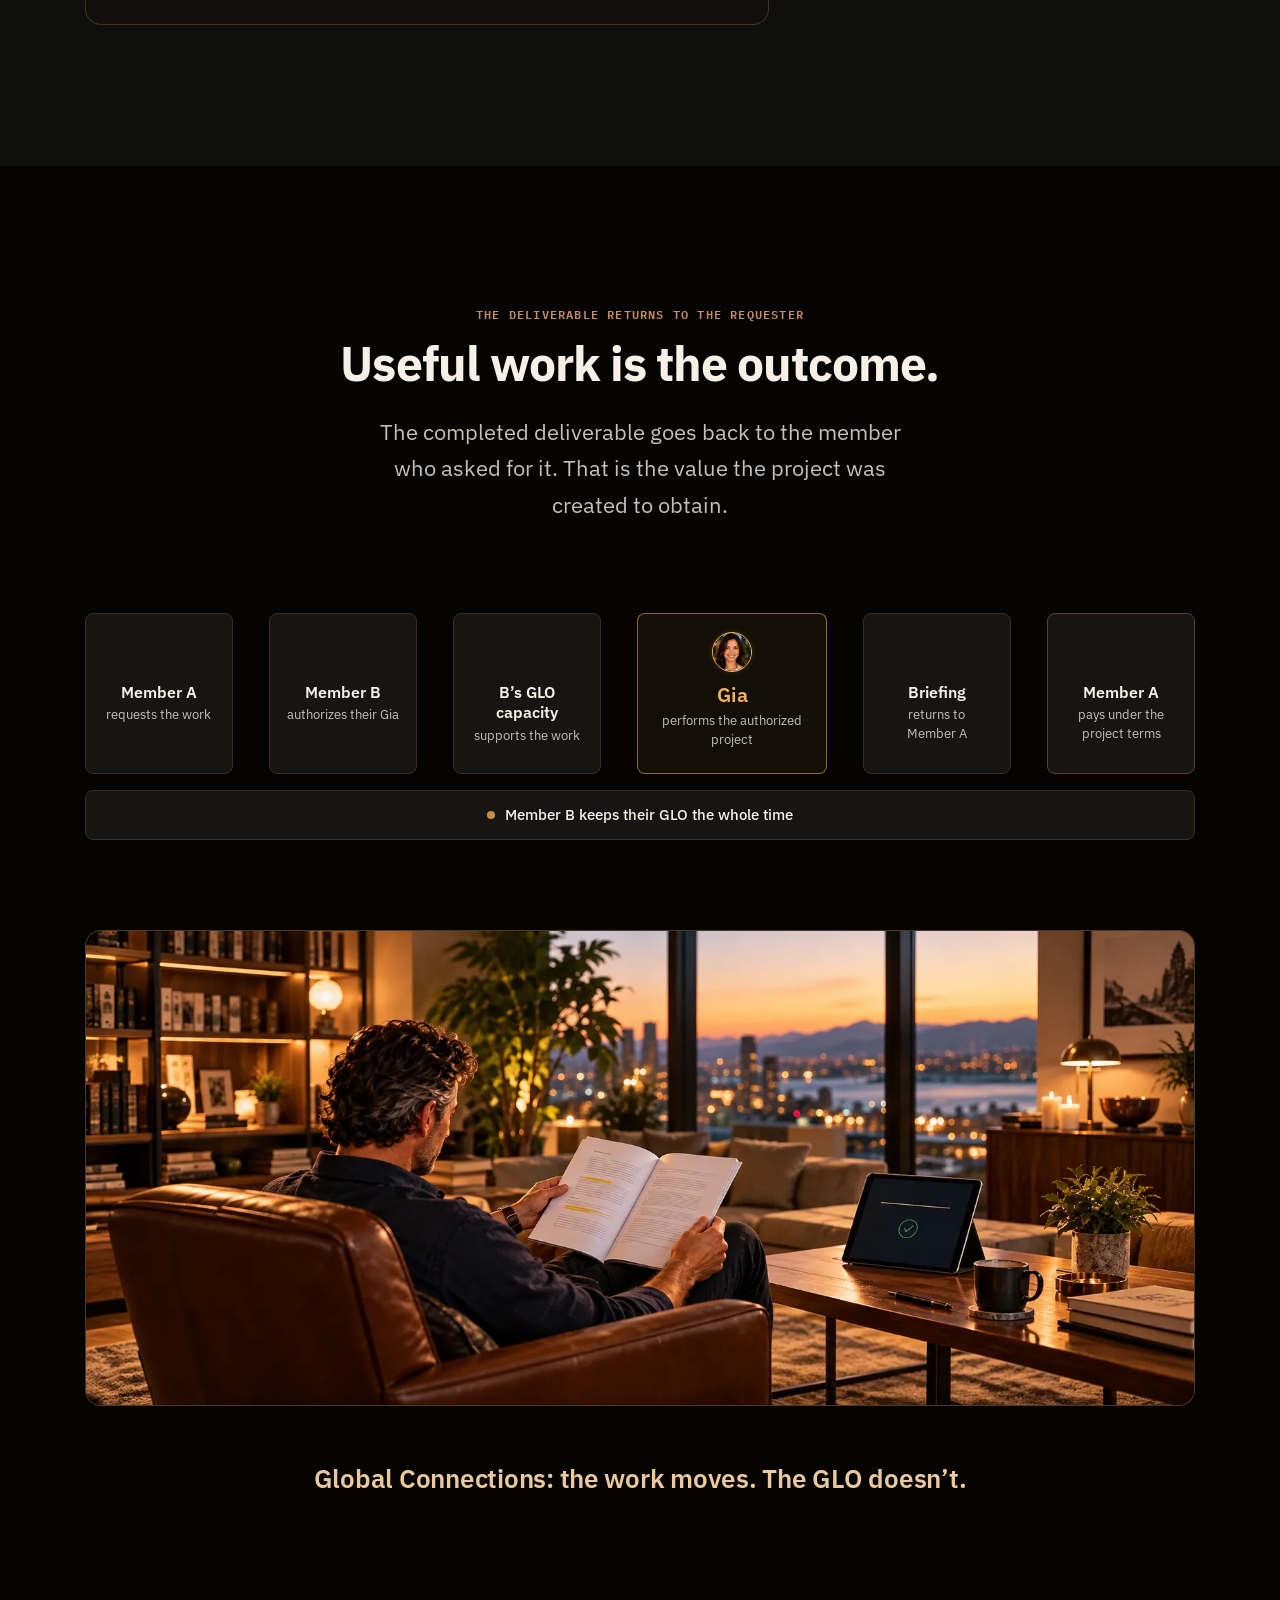
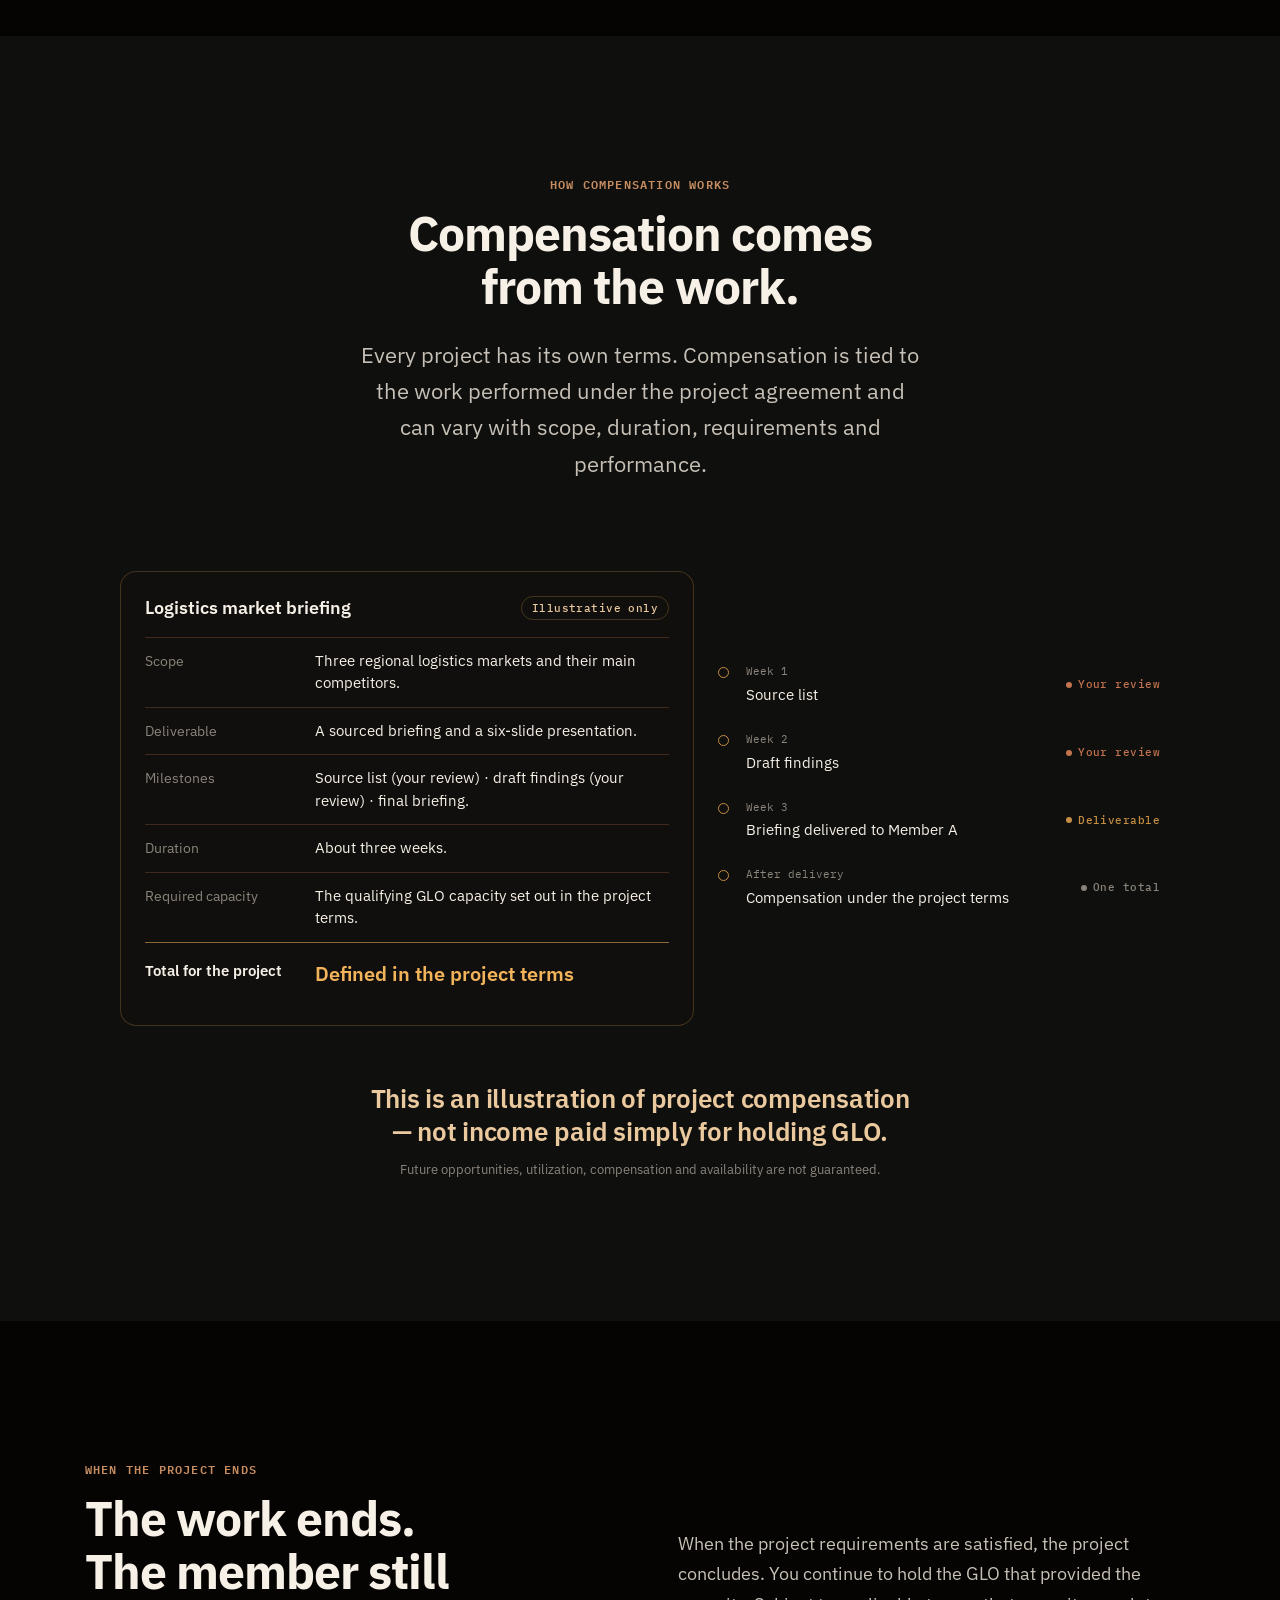
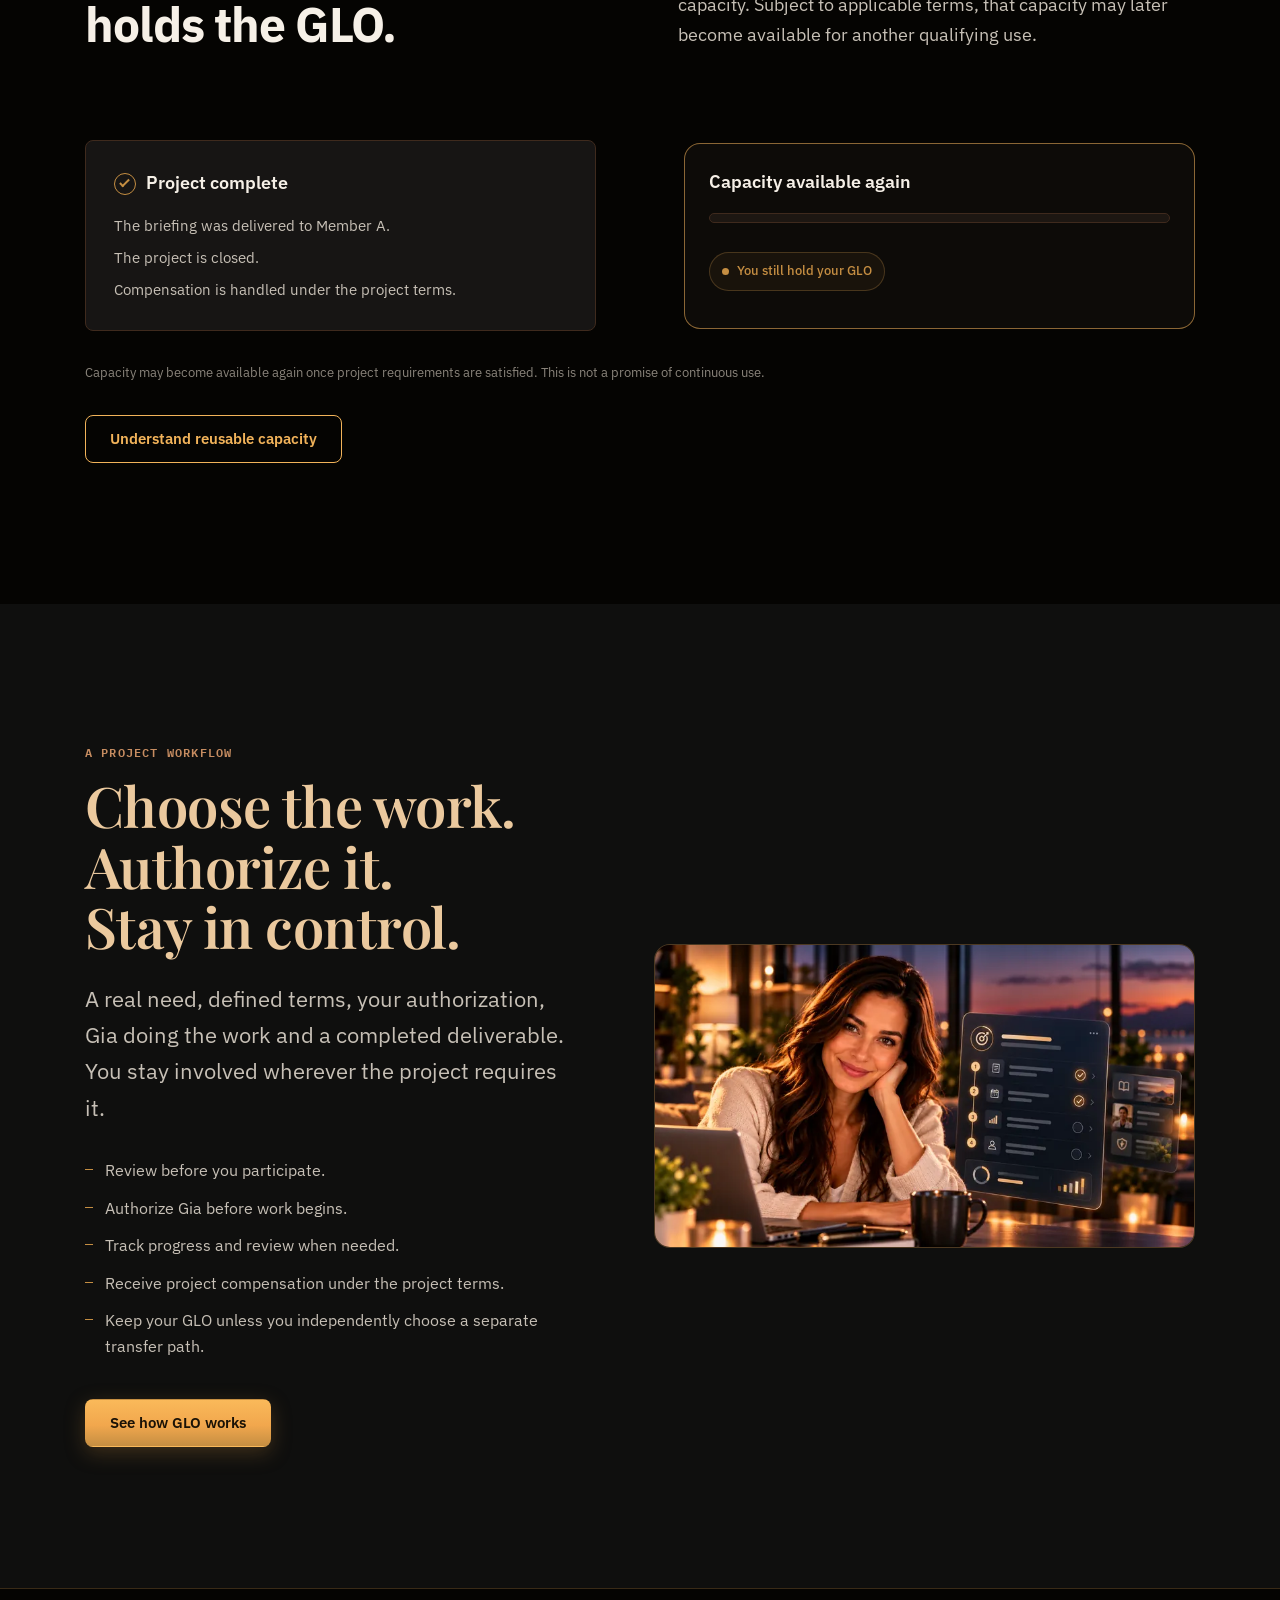
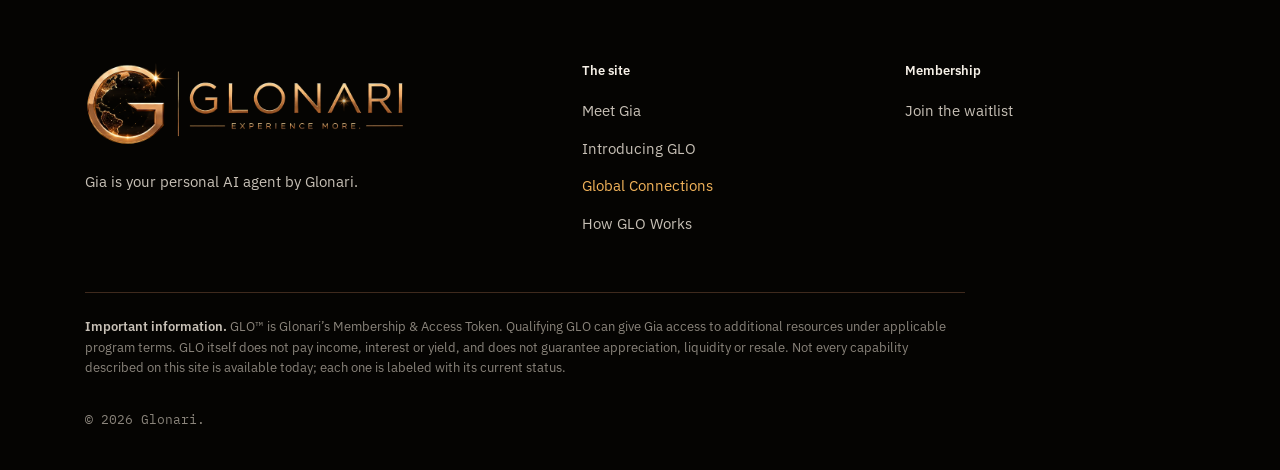
<file: global-connections.html>
<!DOCTYPE html>
<html lang="en">
<head>
<meta charset="utf-8">
<meta name="viewport" content="width=device-width, initial-scale=1, viewport-fit=cover">
<meta name="robots" content="noindex">
<title>Global Connections</title>
<meta name="description" content="Gia can identify qualifying projects, explain the terms and perform authorized work using your available capacity. The work moves; your GLO doesn’t.">
<link rel="preconnect" href="https://fonts.googleapis.com">
<link rel="preconnect" href="https://fonts.gstatic.com" crossorigin>
<link href="https://fonts.googleapis.com/css2?family=IBM+Plex+Mono:wght@500;600&amp;family=IBM+Plex+Sans:wght@400;500;600;700&amp;family=Playfair+Display:wght@500;600;700&amp;display=swap" rel="stylesheet">
<link rel="icon" href="assets/logo/favicon-32.png" sizes="32x32" type="image/png">
<link rel="apple-touch-icon" href="assets/logo/favicon-180.png">
<link rel="stylesheet" href="css/tokens.css">
<link rel="stylesheet" href="css/base.css">
<link rel="stylesheet" href="css/components.css">
<link rel="stylesheet" href="css/shell.css">
<link rel="stylesheet" href="css/pages/global-connections.css">
</head>
<body class="no-js" data-page="global-connections">
<a class="sr-only" href="#main">Skip to content</a>

<!-- shell:header -->
<header class="site-header">
  <div class="site-header__row">
    <a class="brand" href="index.html" aria-label="Glonari, Meet Gia">
      <img class="brand__mark" src="assets/logo/glonari-mark.webp" width="192" height="192" alt="">
      <span class="brand__name">Glonari</span>
    </a>
    <nav class="site-nav" aria-label="Site">
        <a href="index.html">Meet Gia</a>
        <a href="glo.html">Introducing GLO</a>
        <a href="global-connections.html" aria-current="page">Global Connections</a>
        <a href="how-glo-works.html">How GLO Works</a>
    </nav>
    <a class="btn btn--primary btn--sm header-cta" href="index.html#join">Join the waitlist</a>
    <button class="menu-toggle" type="button" aria-expanded="false" aria-controls="mobile-menu" aria-label="Open menu"><span></span></button>
  </div>
  <div class="subnav">
    <nav class="subnav__inner" aria-label="On this page">
        <a href="#work-starts">How work starts</a>
        <a href="#gia-finds">Gia finds projects</a>
        <a href="#authorize">Review &amp; authorize</a>
        <a href="#gia-works">Gia works</a>
        <a href="#deliverable">Deliverable</a>
        <a href="#compensation">Compensation</a>
        <a href="#project-end">Project end</a>
    </nav>
  </div>
  <div class="progress" aria-hidden="true"></div>
</header>
<div class="mobile-menu" id="mobile-menu">
  <nav aria-label="Site">
    <ul class="mm">
      <li class="mm__page"><a href="index.html">Meet Gia</a></li>
      <li class="mm__page"><a href="glo.html">Introducing GLO</a></li>
      <li class="mm__page is-current"><a href="global-connections.html" aria-current="page">Global Connections</a>
        <ul class="mm__sections" aria-label="On this page">
          <li><a href="#work-starts">How work starts</a></li>
          <li><a href="#gia-finds">Gia finds projects</a></li>
          <li><a href="#authorize">Review &amp; authorize</a></li>
          <li><a href="#gia-works">Gia works</a></li>
          <li><a href="#deliverable">Deliverable</a></li>
          <li><a href="#compensation">Compensation</a></li>
          <li><a href="#project-end">Project end</a></li>
        </ul>
      </li>
      <li class="mm__page"><a href="how-glo-works.html">How GLO Works</a></li>
    </ul>
  </nav>
  <a class="btn btn--primary" href="index.html#join">Join the waitlist</a>
</div>
<!-- /shell:header -->

<main id="main">

<!-- 01 HERO -->
<section class="page-hero" id="intro" aria-labelledby="intro-title">
  <div class="page-hero__media" style="--focus: 68% 45%">
    <picture>
      <source type="image/webp" srcset="assets/images/hero-gc-800.webp 800w, assets/images/hero-gc-1600.webp 1600w" sizes="100vw">
      <img src="assets/images/hero-gc-1600.jpg" srcset="assets/images/hero-gc-800.jpg 800w, assets/images/hero-gc-1600.jpg 1600w" sizes="100vw" width="1600" height="900" alt="" fetchpriority="high">
    </picture>
  </div>
  <div class="container">
    <div class="page-hero__text">
      <p class="eyebrow gc-eyebrow">Global Connections&reg; <span class="badge badge--next">Coming next</span></p>
      <h1 class="page-hero__title" id="intro-title">The work moves. Your GLO doesn&rsquo;t.</h1>
      <p class="lead">Gia can identify qualifying projects, explain the terms and perform authorized work using your available capacity.</p>
      <div class="btn-row btn-row--stack">
        <a class="btn btn--primary" href="#work-starts">See how a project works</a>
        <a class="btn btn--secondary" href="#compensation">Review an example</a>
      </div>
    </div>
  </div>
</section>

<!-- 02 WHERE THE WORK COMES FROM -->
<section class="section section--deep" id="work-starts" aria-labelledby="starts-title">
  <div class="container">
    <div class="split gc-intro">
      <header class="reveal">
        <p class="eyebrow">Where the work comes from</p>
        <h2 class="h2" id="starts-title">A project begins with a real need and clear terms.</h2>
      </header>
      <div class="gc-intro__body">
        <p class="body">Projects come from members or organizations that need useful work completed. Their own Gia may understand the task but lack enough available capacity to do all of it. Demand for work creates demand for capacity.</p>
        <p class="body">The requesting member defines what needs to be done before anyone else is asked to take part.</p>
      </div>
    </div>

    <div class="gc-define gap-major">
      <div class="glass terms" aria-label="Example project definition">
        <div class="terms__head"><p class="terms__title">Logistics market briefing</p><span class="badge badge--plain">Example</span></div>
        <dl class="terms__list">
          <div class="terms__row"><dt>Work</dt><dd>Research three regional logistics markets and their main competitors.</dd></div>
          <div class="terms__row"><dt>Deliverable</dt><dd>A sourced briefing and a six-slide presentation.</dd></div>
          <div class="terms__row"><dt>Capacity</dt><dd>The qualifying GLO capacity set out in the project terms.</dd></div>
          <div class="terms__row"><dt>Term</dt><dd>About three weeks.</dd></div>
          <div class="terms__row"><dt>Compensation</dt><dd>One total for the project, paid by the requester under the project terms.</dd></div>
          <div class="terms__row"><dt>Participation</dt><dd>Two milestone reviews and answers to Gia’s questions.</dd></div>
        </dl>
      </div>
      <aside class="card card--key gc-payer">
        <p class="gc-payer__who">Member&nbsp;A, the requester</p>
        <p class="gc-payer__line">The requesting member or project pays for the work.</p>
        <p class="small">Compensation belongs to a defined project agreement. Holding GLO does not create income by itself, and not every holder will receive projects.</p>
      </aside>
    </div>
  </div>
</section>

<!-- 03 GIA FINDS A QUALIFYING PROJECT -->
<section class="section" id="gia-finds" aria-labelledby="finds-title">
  <div class="container">
    <header class="reveal gc-head">
      <p class="eyebrow">Gia finds a qualifying project</p>
      <h2 class="h2" id="finds-title">Gia recommends. You decide.</h2>
      <p class="lead">A recommendation comes with its reasons. You review the terms first, and declining is a normal answer.</p>
    </header>

    <div class="split gc-rec gap-major">
      <div class="glass gc-rec__chat">
        <div class="gc-chat__head"><span class="gia-dot"></span><span class="gc-chat__name">Gia</span><span class="gc-chat__sub">Project recommendation</span></div>
        <div class="bubble bubble--gia"><span class="gia-tag">Gia</span>I found a qualifying business-intelligence project. It matches your available capacity and requires periodic review. Want me to show you the terms?</div>
      </div>

      <article class="glass is-active gc-card" id="gc-rec" aria-labelledby="rec-title">
        <div class="gc-card__top">
          <figure class="media-frame card__photo" style="--ratio: 4 / 3">
            <div class="media-frame__box">
              <picture>
                <source type="image/webp" srcset="assets/images/gc-project-port-800.webp 800w, assets/images/gc-project-port-1448.webp 1448w" sizes="112px">
                <img src="assets/images/gc-project-port-800.jpg" srcset="assets/images/gc-project-port-800.jpg 800w, assets/images/gc-project-port-1448.jpg 1448w" sizes="112px" width="1448" height="1086" alt="" loading="lazy" decoding="async">
              </picture>
            </div>
          </figure>
          <div class="terms__head"><h3 class="terms__title" id="rec-title">Logistics market briefing</h3><span class="status status--working" id="gc-rec-state">Recommended</span></div>
        </div>
        <div class="gc-card__why">
          <p class="gc-card__label">Why Gia recommends this</p>
          <ul class="gc-why">
            <li>Fits your available capacity for the next three weeks.</li>
            <li>The two reviews fall on days your calendar is open.</li>
            <li>Close to research topics you have asked Gia about before.</li>
          </ul>
        </div>
        <dl class="terms__list">
          <div class="terms__row"><dt>Capacity &amp; duration</dt><dd>Qualifying capacity set in the terms · about three weeks</dd></div>
          <div class="terms__row"><dt>Deliverable</dt><dd>Sourced briefing and six-slide presentation</dd></div>
          <div class="terms__row"><dt>Your part</dt><dd>Two milestone reviews, answers to Gia’s questions</dd></div>
          <div class="terms__row"><dt>Compensation</dt><dd>One total for the project, in the terms</dd></div>
          <div class="terms__row"><dt>Conditions</dt><dd>Early termination allowed under the project terms</dd></div>
        </dl>
        <div class="btn-row gc-card__actions" id="gc-rec-actions">
          <a class="btn btn--primary btn--sm" href="#authorize" data-rec="review">Review project</a>
          <button class="btn btn--ghost btn--sm" type="button" data-rec="decline">Decline</button>
        </div>
        <p class="gc-card__msg" id="gc-rec-msg" aria-live="polite"></p>
      </article>
    </div>
    <p class="caption gc-note">Gia recommends on fit — your capacity, timing, the participation required and your interests — not on the size of the payment. Nothing is enrolled automatically.</p>
  </div>
</section>

<!-- 04 REVIEW, DECIDE, AUTHORIZE -->
<section class="section section--deep" id="authorize" aria-labelledby="auth-title">
  <div class="container">
    <header class="reveal gc-head">
      <p class="eyebrow">Review, decide, authorize</p>
      <h2 class="h2" id="auth-title">The member stays in control of participation.</h2>
      <p class="lead">Before Gia begins, you review the material terms and choose whether to authorize the work.</p>
    </header>

    <div class="gc-auth gap-major">
      <div class="glass approval is-active" data-approval data-log="#gc-log" data-subject="the logistics market briefing">
        <p class="approval__title">Before Gia begins: logistics market briefing</p>
        <ul class="approval__list">
          <li class="approval__item"><label><input class="approval__check" type="checkbox" checked><span class="approval__label">Project scope and deliverable</span></label><span data-state></span></li>
          <li class="approval__item"><label><input class="approval__check" type="checkbox" checked><span class="approval__label">Required qualifying capacity</span></label><span data-state></span></li>
          <li class="approval__item"><label><input class="approval__check" type="checkbox" checked><span class="approval__label">Duration and your participation</span></label><span data-state></span></li>
          <li class="approval__item"><label><input class="approval__check" type="checkbox"><span class="approval__label">Compensation and other material terms</span></label><span data-state></span></li>
        </ul>
        <div class="approval__actions">
          <button class="btn btn--primary btn--sm" type="button" data-approval-authorize>Authorize Gia</button>
          <button class="btn btn--ghost btn--sm" type="button" data-approval-decline>Not for me</button>
        </div>
        <div class="approval__confirm" hidden>
          <p>Authorize Gia to start the logistics market briefing under these terms? Gia will bring questions and both milestones back to you.</p>
          <div class="btn-row" style="gap:8px">
            <button class="btn btn--primary btn--sm" type="button" data-approval-confirm>Confirm and authorize</button>
            <button class="btn btn--ghost btn--sm" type="button" data-approval-back>Go back</button>
          </div>
        </div>
        <p class="approval__msg" aria-live="polite"></p>
        <button class="btn btn--ghost btn--sm" type="button" data-approval-reset hidden>Start over</button>
      </div>

      <div class="card gc-history">
        <h3 class="h4">Activity history</h3>
        <ul class="log" id="gc-log">
          <li>You opened the project terms<small>Today, 10:12</small><span class="status status--muted">Reviewing</span></li>
          <li>Gia recommended a qualifying project<small>Today, 09:40</small><span class="status status--working">Recommended</span></li>
        </ul>
      </div>
    </div>
    <p class="principle principle--center gc-principle" data-shine>You review. You decide. Gia goes to work.</p>
  </div>
</section>

<!-- VISTA: photo breather (not in the section menu) -->
<section class="vista" id="vista-works" data-nav="authorize">
  <picture class="vista__media" data-vista>
    <source type="image/webp" data-srcset="assets/images/vista-gc-800.webp 800w, assets/images/vista-gc-1600.webp 1600w, assets/images/vista-gc-2400.webp 2400w" sizes="(max-aspect-ratio: 16/9) 178vh, 100vw">
    <img data-src="assets/images/vista-gc-1600.jpg" data-srcset="assets/images/vista-gc-800.jpg 800w, assets/images/vista-gc-1600.jpg 1600w, assets/images/vista-gc-2400.jpg 2400w" sizes="(max-aspect-ratio: 16/9) 178vh, 100vw" width="2400" height="1350" alt="" loading="lazy" decoding="async">
  </picture>
  <noscript><picture class="vista__media">
    <source type="image/webp" srcset="assets/images/vista-gc-800.webp 800w, assets/images/vista-gc-1600.webp 1600w, assets/images/vista-gc-2400.webp 2400w" sizes="(max-aspect-ratio: 16/9) 178vh, 100vw">
    <img src="assets/images/vista-gc-1600.jpg" srcset="assets/images/vista-gc-800.jpg 800w, assets/images/vista-gc-1600.jpg 1600w, assets/images/vista-gc-2400.jpg 2400w" sizes="(max-aspect-ratio: 16/9) 178vh, 100vw" width="2400" height="1350" alt="" loading="lazy" decoding="async">
  </picture></noscript>
  <p class="vista__line reveal">Every project starts with your decision.</p>
</section>

<!-- 05 GIA GOES TO WORK -->
<section class="section" id="gia-works" aria-labelledby="works-title">
  <div class="container">
    <header class="reveal gc-head">
      <p class="eyebrow">Gia goes to work</p>
      <h2 class="h2" id="works-title">Gia does the work. You stay involved where it matters.</h2>
      <p class="lead">Once authorized, Gia uses your available qualifying capacity to perform the project under its terms. You can see what is happening, and you take part where the project needs you.</p>
    </header>

    <div class="gc-work gap-major">
      <div class="glass ws__pane gc-ws" aria-label="Example project workspace">
        <div class="gc-ws__top"><p class="ws__label">Project workspace · Logistics market briefing</p><span class="caption">Week 2 of about 3</span></div>
        <ul class="tasks">
          <li>Research: gather and organize sources<small>Research agents · 31 sources kept</small><span class="status status--ready">Done</span></li>
          <li>Analysis: compare competitors across three markets<small>Specialized analysis model</small><span class="status status--working">Analyzing</span><span class="bar"><i></i></span></li>
          <li id="gc-milestone">Milestone 1: the source list<small>Your review before the analysis is finalized</small><span class="status status--review">Waiting for your review</span><button class="btn btn--secondary btn--sm gc-ms-btn" type="button" data-milestone>Review milestone</button></li>
          <li>Execution: draft the briefing<small>Writing model, after your review</small><span class="status status--muted">Draft next</span></li>
          <li>Delivery to Member&nbsp;A<small>Briefing and presentation</small><span class="status status--muted">After milestone 2</span></li>
        </ul>
        <div class="gc-inspect">
          <div class="tabs gc-tabs" role="tablist" aria-label="Inspect the work">
            <button class="tab" role="tab" id="gct-src" aria-controls="gcp-src" aria-selected="true">Sources</button>
            <button class="tab" role="tab" id="gct-asm" aria-controls="gcp-asm" aria-selected="false" tabindex="-1">Assumptions</button>
            <button class="tab" role="tab" id="gct-q" aria-controls="gcp-q" aria-selected="false" tabindex="-1">Open questions</button>
          </div>
          <div class="gc-panel" role="tabpanel" id="gcp-src" aria-labelledby="gct-src">
            <ul class="gc-list"><li>Regional freight statistics, 2023–2025 <span>public dataset</span></li><li>Annual reports of six listed competitors <span>filings</span></li><li>Trade-press coverage of new warehouse openings <span>12 articles</span></li></ul>
          </div>
          <div class="gc-panel" role="tabpanel" id="gcp-asm" aria-labelledby="gct-asm" hidden>
            <ul class="gc-list"><li>Private competitors are compared on public information only.</li><li>Market size uses the more conservative of two estimates.</li></ul>
          </div>
          <div class="gc-panel" role="tabpanel" id="gcp-q" aria-labelledby="gct-q" hidden>
            <ul class="gc-list"><li>Should the briefing include cross-border routes? <span>for you</span></li><li>Which of the three markets should lead the presentation? <span>for you</span></li></ul>
          </div>
        </div>
      </div>

      <aside class="card gc-role" aria-labelledby="role-title">
        <h3 class="h4" id="role-title">What you do</h3>
        <ul class="gc-role__list">
          <li>Review and authorize the project before any work begins.</li>
          <li>Answer Gia’s questions when the project needs your input.</li>
          <li>Review milestones and the deliverable where the project requires it.</li>
          <li>End participation under the project’s early-termination terms if you need to.</li>
        </ul>
      </aside>
    </div>
  </div>
</section>

<!-- 06 THE DELIVERABLE RETURNS TO THE REQUESTER -->
<section class="section section--deep" id="deliverable" aria-labelledby="deliv-title">
  <div class="container">
    <header class="head--center reveal">
      <p class="eyebrow">The deliverable returns to the requester</p>
      <h2 class="h2" id="deliv-title">Useful work is the outcome.</h2>
      <p class="lead">The completed deliverable goes back to the member who asked for it. That is the value the project was created to obtain.</p>
    </header>
    <ol class="flow gap-major" data-draw>
      <li class="flow__node"><svg class="flow__icon" width="24" height="24" viewBox="0 0 24 24" fill="none" stroke="currentColor" stroke-width="1.5" stroke-linecap="round" stroke-linejoin="round" aria-hidden="true" focusable="false"><circle cx="12" cy="8" r="3.5" vector-effect="non-scaling-stroke"/><path d="M5 20c0-3.9 3.1-7 7-7s7 3.1 7 7" vector-effect="non-scaling-stroke"/></svg><span class="flow__title">Member&nbsp;A</span><span class="flow__sub">requests the work</span></li>
      <li class="flow__node"><svg class="flow__icon" width="24" height="24" viewBox="0 0 24 24" fill="none" stroke="currentColor" stroke-width="1.5" stroke-linecap="round" stroke-linejoin="round" aria-hidden="true" focusable="false"><circle cx="12" cy="8" r="3.5" vector-effect="non-scaling-stroke"/><path d="M5 20c0-3.9 3.1-7 7-7s7 3.1 7 7" vector-effect="non-scaling-stroke"/></svg><span class="flow__title">Member&nbsp;B</span><span class="flow__sub">authorizes their Gia</span></li>
      <li class="flow__node"><svg class="flow__icon" width="24" height="24" viewBox="0 0 24 24" fill="none" stroke="currentColor" stroke-width="1.5" stroke-linecap="round" stroke-linejoin="round" aria-hidden="true" focusable="false"><circle cx="12" cy="12" r="4" vector-effect="non-scaling-stroke"/><path d="M20 12A8 8 0 1 1 12 4" vector-effect="non-scaling-stroke"/></svg><span class="flow__title">B’s GLO capacity</span><span class="flow__sub">supports the work</span></li>
      <li class="flow__node is-key"><div class="flow__icon flow__icon--gia" aria-hidden="true"><div class="gia-core"><div class="gia-core__photo"><picture><source srcset="assets/images/gia.webp" type="image/webp"><img src="assets/images/gia.png" alt="" width="400" height="400" loading="lazy" decoding="async"></picture></div></div></div><span class="flow__title">Gia</span><span class="flow__sub">performs the authorized project</span></li>
      <li class="flow__node"><svg class="flow__icon" width="24" height="24" viewBox="0 0 24 24" fill="none" stroke="currentColor" stroke-width="1.5" stroke-linecap="round" stroke-linejoin="round" aria-hidden="true" focusable="false"><rect x="6" y="4" width="12" height="16" rx="2" vector-effect="non-scaling-stroke"/><path d="M9 8.5H15" vector-effect="non-scaling-stroke"/><path d="M9 12H15" vector-effect="non-scaling-stroke"/><path d="M10 15.5l1.5 1.5 3-3" vector-effect="non-scaling-stroke"/></svg><span class="flow__title">Briefing</span><span class="flow__sub">returns to Member&nbsp;A</span></li>
      <li class="flow__node is-end"><svg class="flow__icon" width="24" height="24" viewBox="0 0 24 24" fill="none" stroke="currentColor" stroke-width="1.5" stroke-linecap="round" stroke-linejoin="round" aria-hidden="true" focusable="false"><circle cx="12" cy="8" r="3.5" vector-effect="non-scaling-stroke"/><path d="M5 20c0-3.9 3.1-7 7-7s7 3.1 7 7" vector-effect="non-scaling-stroke"/></svg><span class="flow__title">Member&nbsp;A</span><span class="flow__sub">pays under the project terms</span></li>
    </ol>
    <p class="flow-keep">Member&nbsp;B keeps their GLO the whole time</p>
    <figure class="media-frame media-frame--wide gap-major" style="--focus: 20% 50%">
      <div class="media-frame__box" data-parallax>
        <picture>
          <source type="image/webp" srcset="assets/images/gc-deliverable-800.webp 800w, assets/images/gc-deliverable-1600.webp 1600w" sizes="(max-width: 1200px) 100vw, 1200px">
          <img src="assets/images/gc-deliverable-1600.jpg" srcset="assets/images/gc-deliverable-800.jpg 800w, assets/images/gc-deliverable-1600.jpg 1600w" sizes="(max-width: 1200px) 100vw, 1200px" width="1600" height="686" loading="lazy" decoding="async" alt="A man in an armchair reading the finished briefing, a tablet beside him showing the task complete">
        </picture>
      </div>
    </figure>
    <p class="principle principle--center gc-principle" data-shine>Global Connections: the work moves. The GLO doesn’t.</p>
  </div>
</section>

<!-- 07 HOW COMPENSATION WORKS -->
<section class="section" id="compensation" aria-labelledby="comp-title">
  <div class="container">
    <header class="head--center reveal">
      <p class="eyebrow">How compensation works</p>
      <h2 class="h2" id="comp-title">Compensation comes from the work.</h2>
      <p class="lead">Every project has its own terms. Compensation is tied to the work performed under the project agreement and can vary with scope, duration, requirements and performance.</p>
    </header>

    <div class="gc-comp gap-major">
      <div class="glass terms">
        <div class="terms__head"><p class="terms__title">Logistics market briefing</p><span class="badge badge--plain">Illustrative only</span></div>
        <dl class="terms__list">
          <div class="terms__row"><dt>Scope</dt><dd>Three regional logistics markets and their main competitors.</dd></div>
          <div class="terms__row"><dt>Deliverable</dt><dd>A sourced briefing and a six-slide presentation.</dd></div>
          <div class="terms__row"><dt>Milestones</dt><dd>Source list (your review) · draft findings (your review) · final briefing.</dd></div>
          <div class="terms__row"><dt>Duration</dt><dd>About three weeks.</dd></div>
          <div class="terms__row"><dt>Required capacity</dt><dd>The qualifying GLO capacity set out in the project terms.</dd></div>
          <div class="terms__row terms__row--total"><dt>Total for the project</dt><dd>Defined in the project terms</dd></div>
        </dl>
      </div>
      <ol class="gc-timeline" aria-label="Project timeline" data-draw>
        <li><span class="gc-timeline__when">Week 1</span><span class="gc-timeline__what">Source list</span><span class="status status--review">Your review</span></li>
        <li><span class="gc-timeline__when">Week 2</span><span class="gc-timeline__what">Draft findings</span><span class="status status--review">Your review</span></li>
        <li><span class="gc-timeline__when">Week 3</span><span class="gc-timeline__what">Briefing delivered to Member&nbsp;A</span><span class="status status--ready">Deliverable</span></li>
        <li><span class="gc-timeline__when">After delivery</span><span class="gc-timeline__what">Compensation under the project terms</span><span class="status status--muted">One total</span></li>
      </ol>
    </div>
    <div class="gc-comp-notes">
      <p class="principle principle--center">This is an illustration of project compensation — not income paid simply for holding GLO.</p>
      <p class="caption">Future opportunities, utilization, compensation and availability are not guaranteed.</p>
    </div>
  </div>
</section>

<!-- 08 WHEN THE PROJECT ENDS -->
<section class="section section--deep" id="project-end" aria-labelledby="end-title">
  <div class="container">
    <div class="split gc-end-head">
      <header class="reveal">
        <p class="eyebrow">When the project ends</p>
        <h2 class="h2" id="end-title">The work ends. The member still holds the GLO.</h2>
      </header>
      <p class="body">When the project requirements are satisfied, the project concludes. You continue to hold the GLO that provided the capacity. Subject to applicable terms, that capacity may later become available for another qualifying use.</p>
    </div>

    <div class="gc-end gap-major" data-draw>
      <div class="card gc-end__done">
        <p class="gc-end__state"><span class="gc-check" aria-hidden="true"></span>Project complete</p>
        <ul class="gc-end__list">
          <li>The briefing was delivered to Member&nbsp;A.</li>
          <li>The project is closed.</li>
          <li>Compensation is handled under the project terms.</li>
        </ul>
      </div>
      <span class="gc-end__arrow" aria-hidden="true"></span>
      <div class="glass is-active gc-end__cap">
        <p class="gc-end__state">Capacity available again</p>
        <div class="gc-cap" role="img" aria-label="Your available capacity is back to its full level"><i></i></div>
        <p class="owner owner--keep">You still hold your GLO</p>
      </div>
    </div>
    <p class="caption gc-note gc-note--left">Capacity may become available again once project requirements are satisfied. This is not a promise of continuous use.</p>
    <div class="btn-row gc-cta"><a class="btn btn--secondary" href="how-glo-works.html#reusable-capacity">Understand reusable capacity</a></div>
  </div>
</section>

<!-- 09 FINAL CTA -->
<section class="section" id="final" aria-labelledby="final-title">
  <div class="container final">
    <div>
      <p class="eyebrow">A project workflow</p>
      <h2 class="final__h" id="final-title">Choose the work. Authorize it. Stay in control.</h2>
      <p class="lead">A real need, defined terms, your authorization, Gia doing the work and a completed deliverable. You stay involved wherever the project requires it.</p>
      <ul class="uses">
        <li>Review before you participate.</li>
        <li>Authorize Gia before work begins.</li>
        <li>Track progress and review when needed.</li>
        <li>Receive project compensation under the project terms.</li>
        <li>Keep your GLO unless you independently choose a separate transfer path.</li>
      </ul>
      <div class="btn-row btn-row--stack gc-final-actions">
        <a class="btn btn--primary" href="how-glo-works.html">See how GLO works</a>
        <a class="btn btn--secondary" href="membership.html" hidden>Learn about membership</a>
      </div>
    </div>
    <figure class="media-frame" style="--ratio: 16 / 9">
      <div class="media-frame__box" data-parallax>
        <picture>
          <source type="image/webp" srcset="assets/images/gc-hero-workspace-800.webp 800w, assets/images/gc-hero-workspace-1600.webp 1600w" sizes="(max-width: 960px) 100vw, 560px">
          <img src="assets/images/gc-hero-workspace-1600.jpg" srcset="assets/images/gc-hero-workspace-800.jpg 800w, assets/images/gc-hero-workspace-1600.jpg 1600w" sizes="(max-width: 960px) 100vw, 560px" width="1600" height="900" loading="lazy" decoding="async" alt="Gia smiling beside a project workspace panel showing completed steps">
        </picture>
      </div>
    </figure>
  </div>
</section>

</main>

<!-- shell:footer -->
<footer class="site-footer">
  <div class="container">
    <div class="footer__top" style="--footer-cols: 2">
      <div class="footer__brand">
        <a class="footer-logo" href="index.html" aria-label="Glonari, Meet Gia">
          <picture>
            <source media="(max-width: 768px)" srcset="assets/logo/glonari-lockup-stacked.webp" width="760" height="359">
            <img src="assets/logo/glonari-lockup-horizontal.webp" width="840" height="222" alt="Glonari. Experience more.">
          </picture>
        </a>
        <p class="small footer__about">Gia is your personal AI agent by Glonari.</p>
      </div>
      <nav class="footer__col" aria-label="Footer: site">
        <p class="footer__head">The site</p>
        <ul>
          <li><a href="index.html">Meet Gia</a></li>
          <li><a href="glo.html">Introducing GLO</a></li>
          <li><a href="global-connections.html" aria-current="page">Global Connections</a></li>
          <li><a href="how-glo-works.html">How GLO Works</a></li>
        </ul>
      </nav>
      <div class="footer__col">
        <p class="footer__head">Membership</p>
        <ul>
          <li><a href="index.html#join">Join the waitlist</a></li>
        </ul>
      </div>
    </div>
    <div class="footer__info">
      <p class="caption"><strong>Important information.</strong> GLO&trade; is Glonari&rsquo;s Membership &amp; Access Token. Qualifying GLO can give Gia access to additional resources under applicable program terms. GLO itself does not pay income, interest or yield, and does not guarantee appreciation, liquidity or resale. Not every capability described on this site is available today; each one is labeled with its current status.</p>
    </div>
    <p class="caption mono footer__legal">© 2026 Glonari.</p>
  </div>
</footer>
<!-- /shell:footer -->

<script src="js/site.js"></script>
<script src="js/components.js"></script>
<script src="js/pages/global-connections.js"></script>
</body>
</html>
</file>
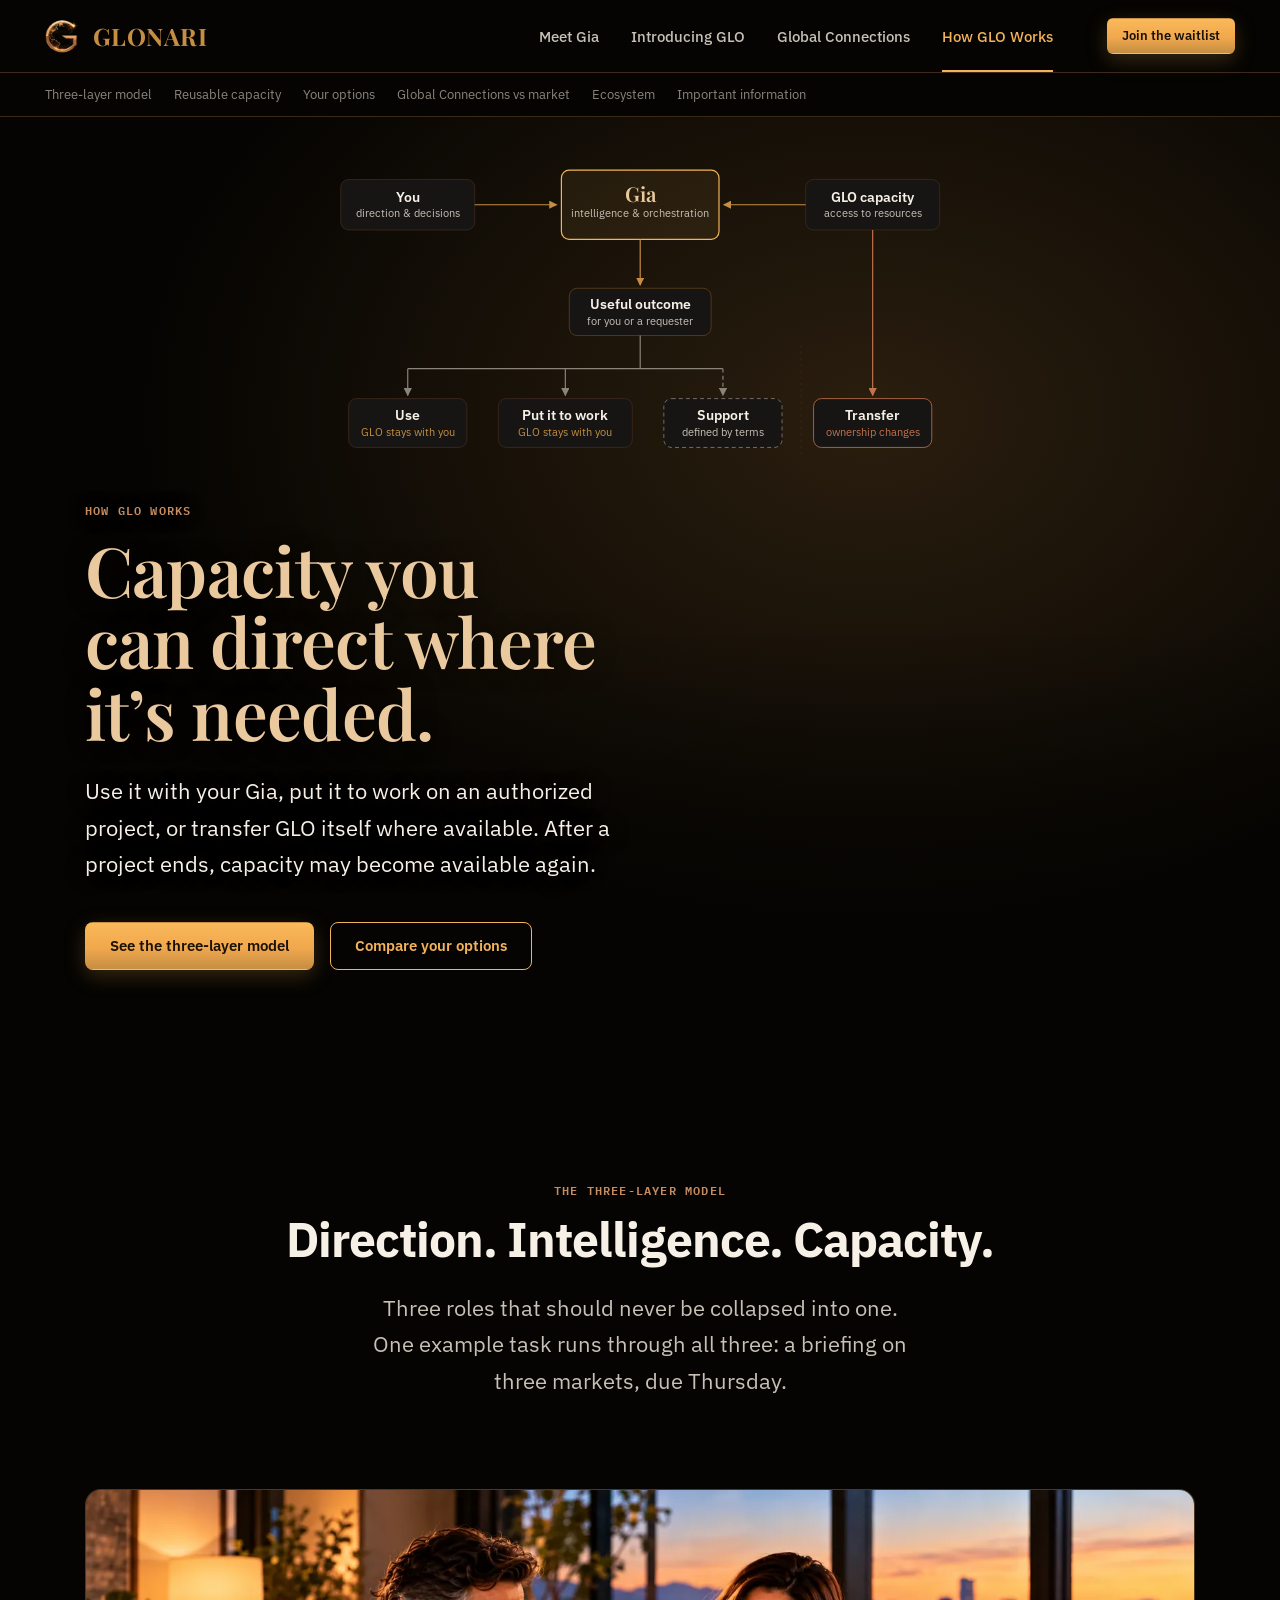
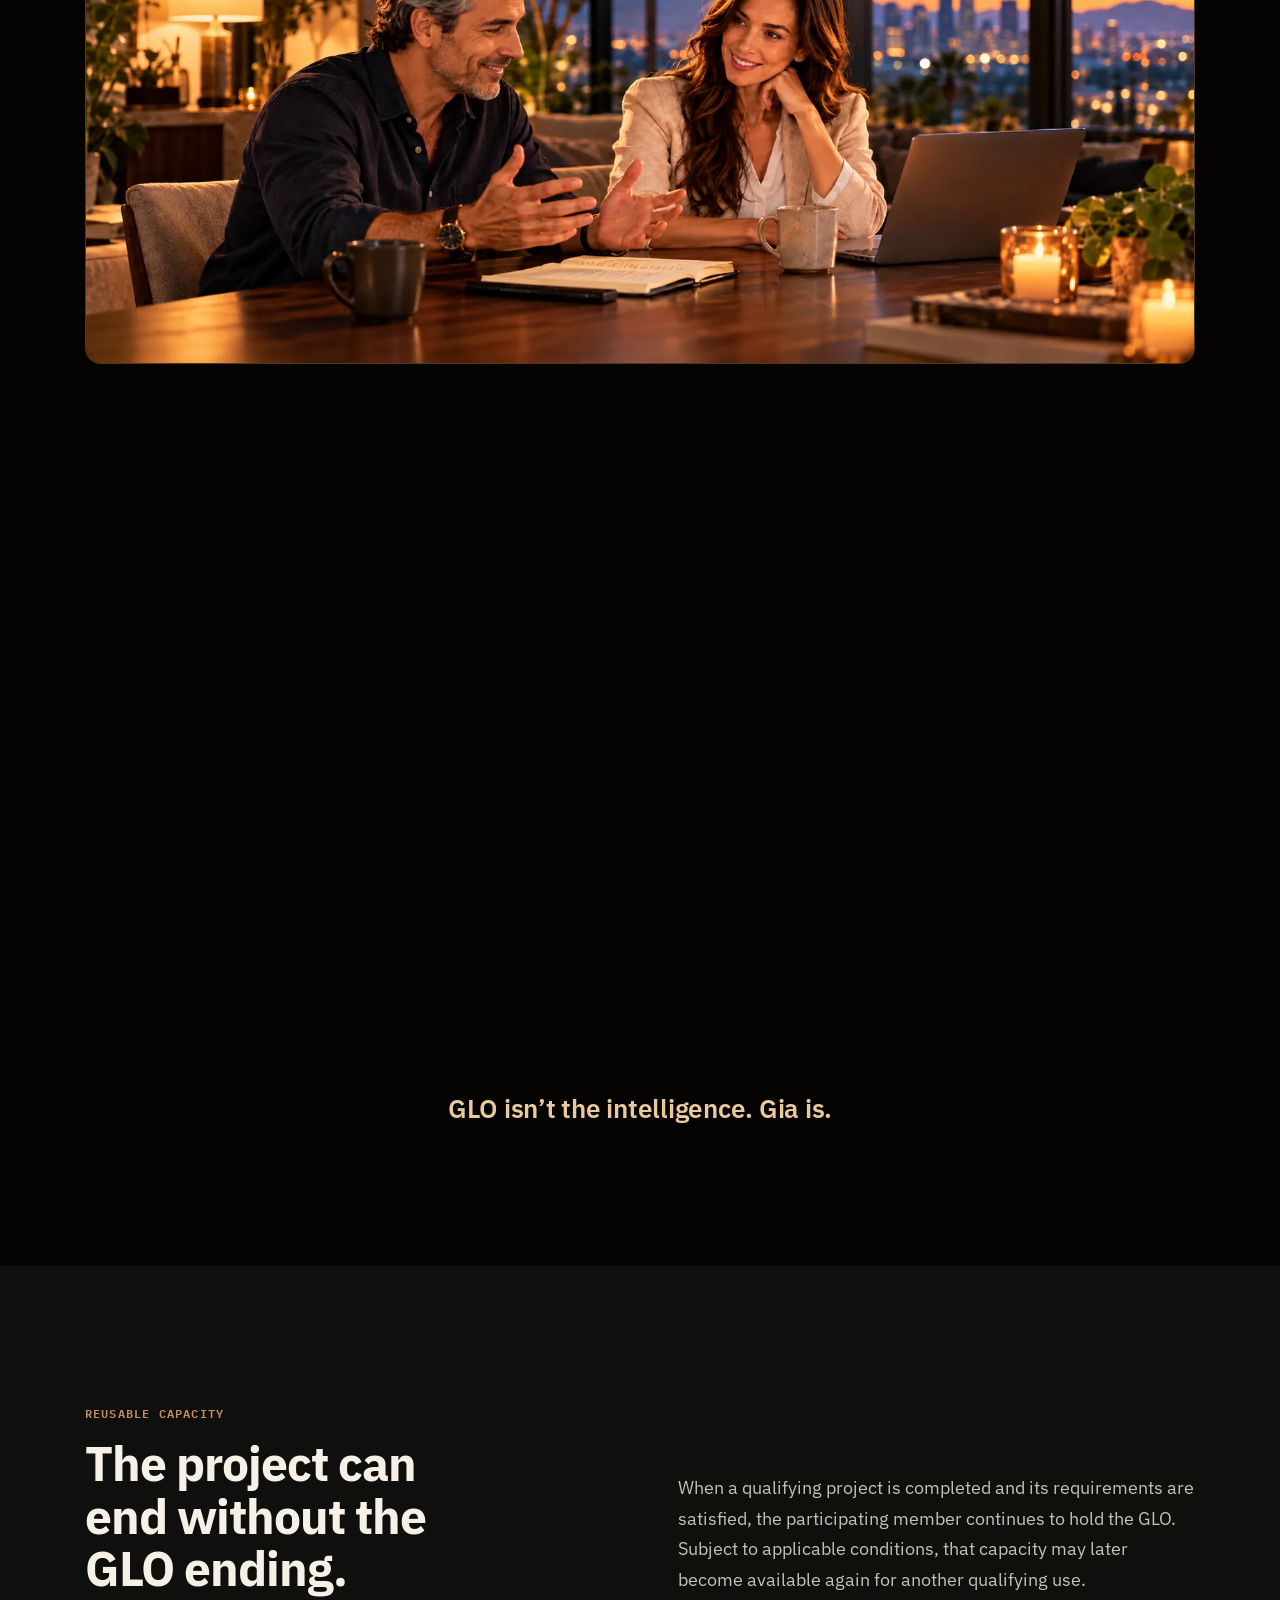
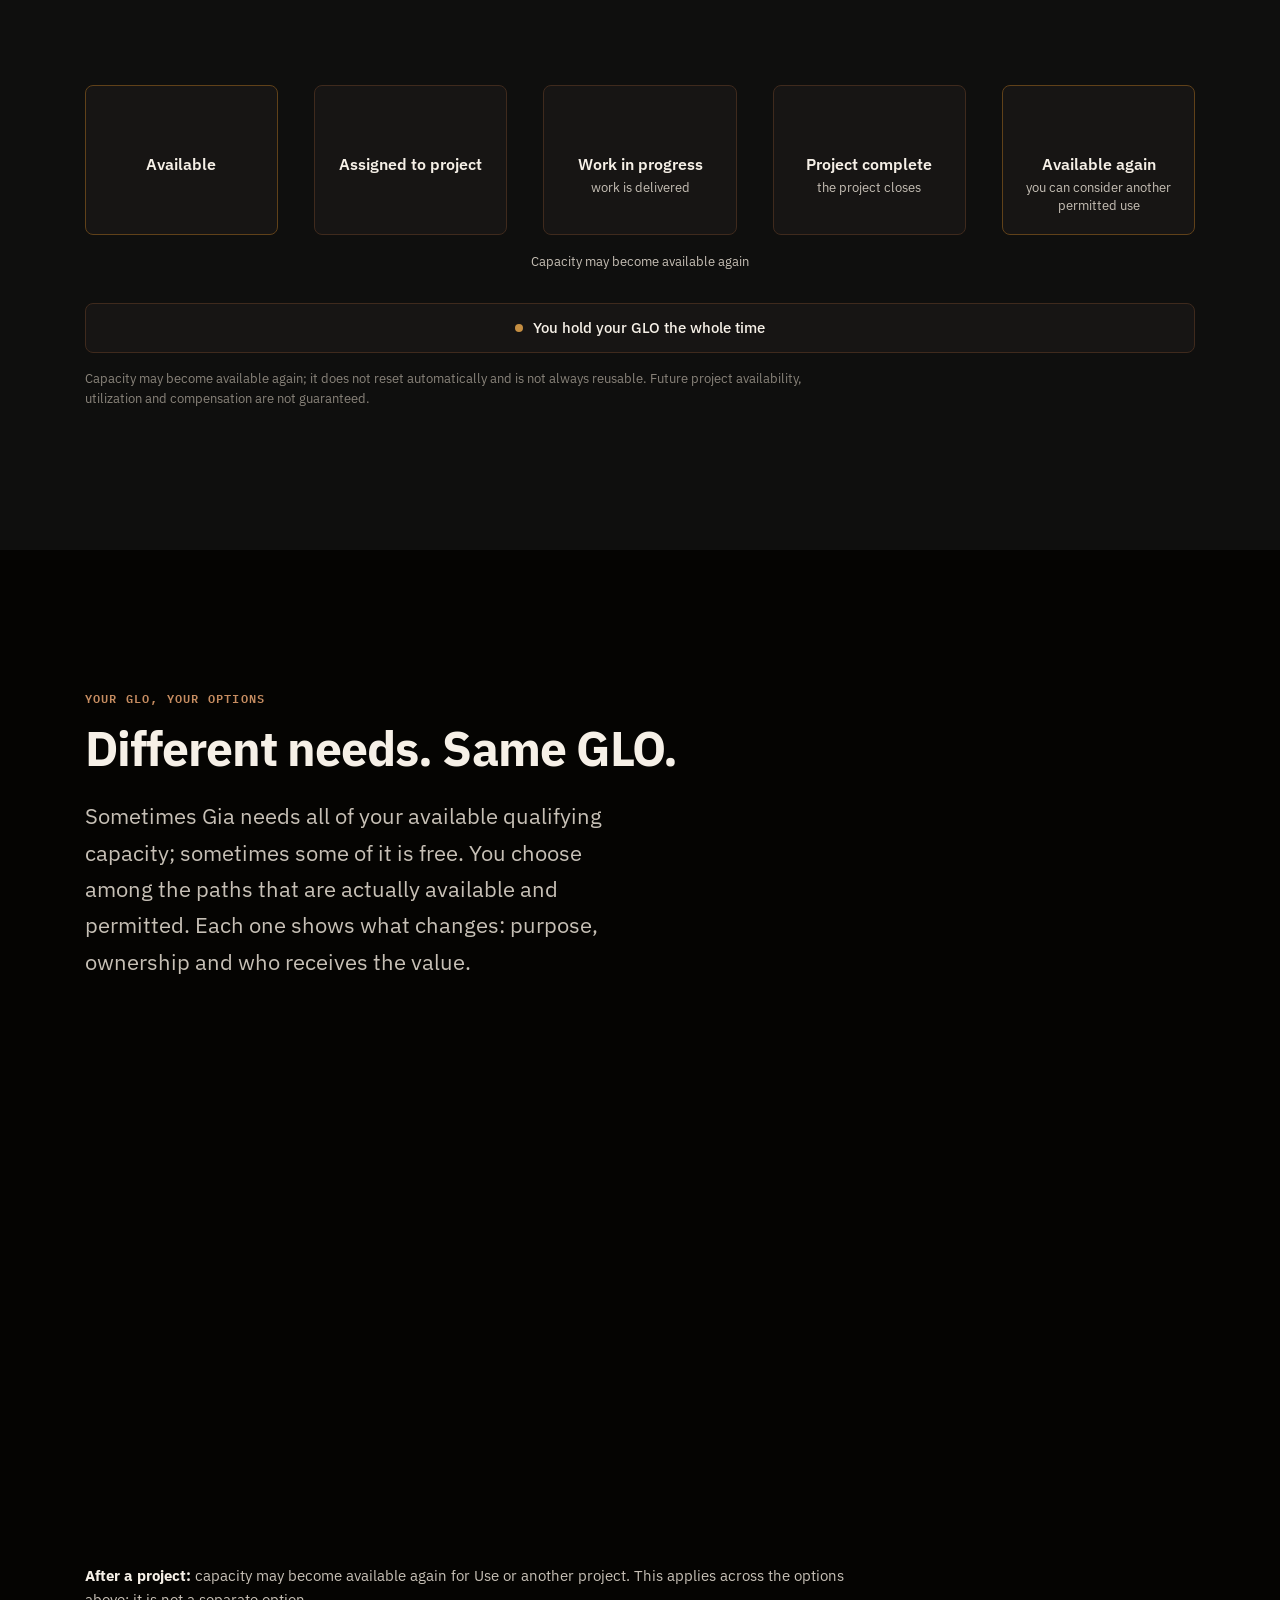
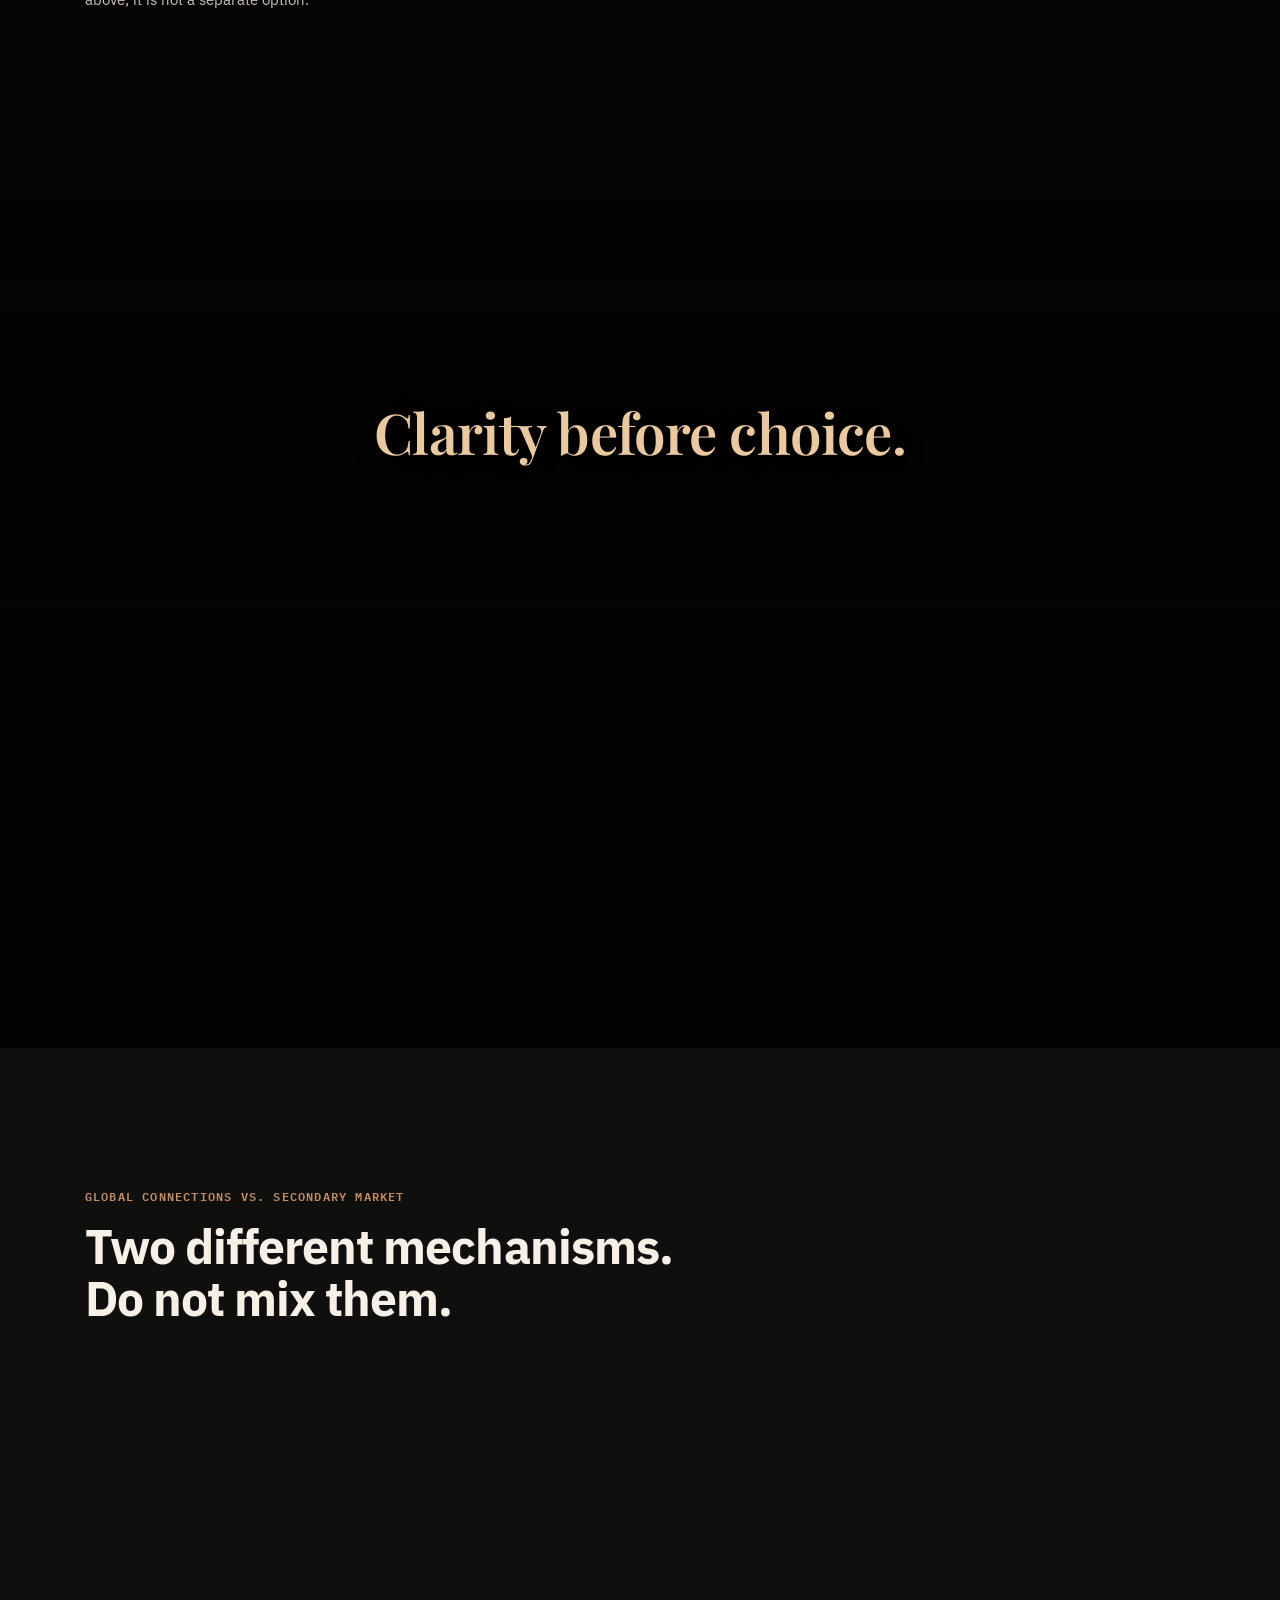
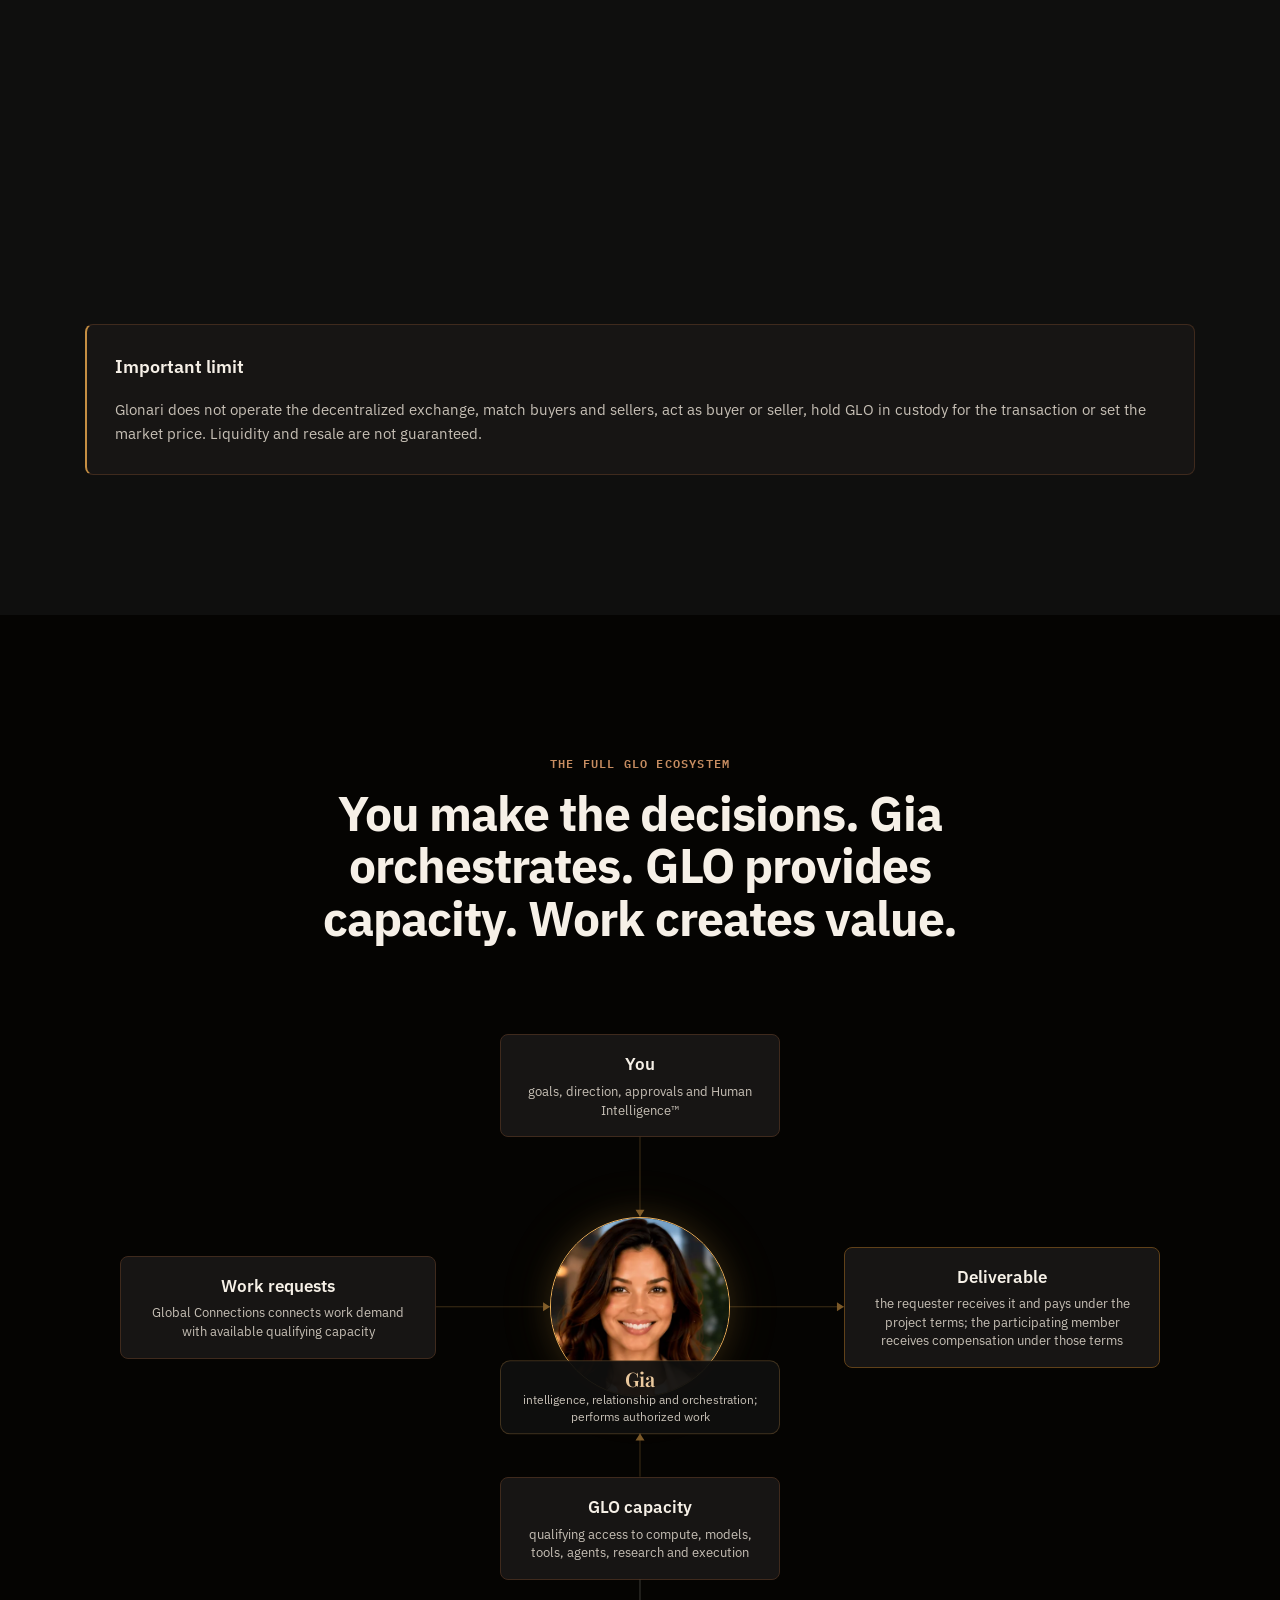
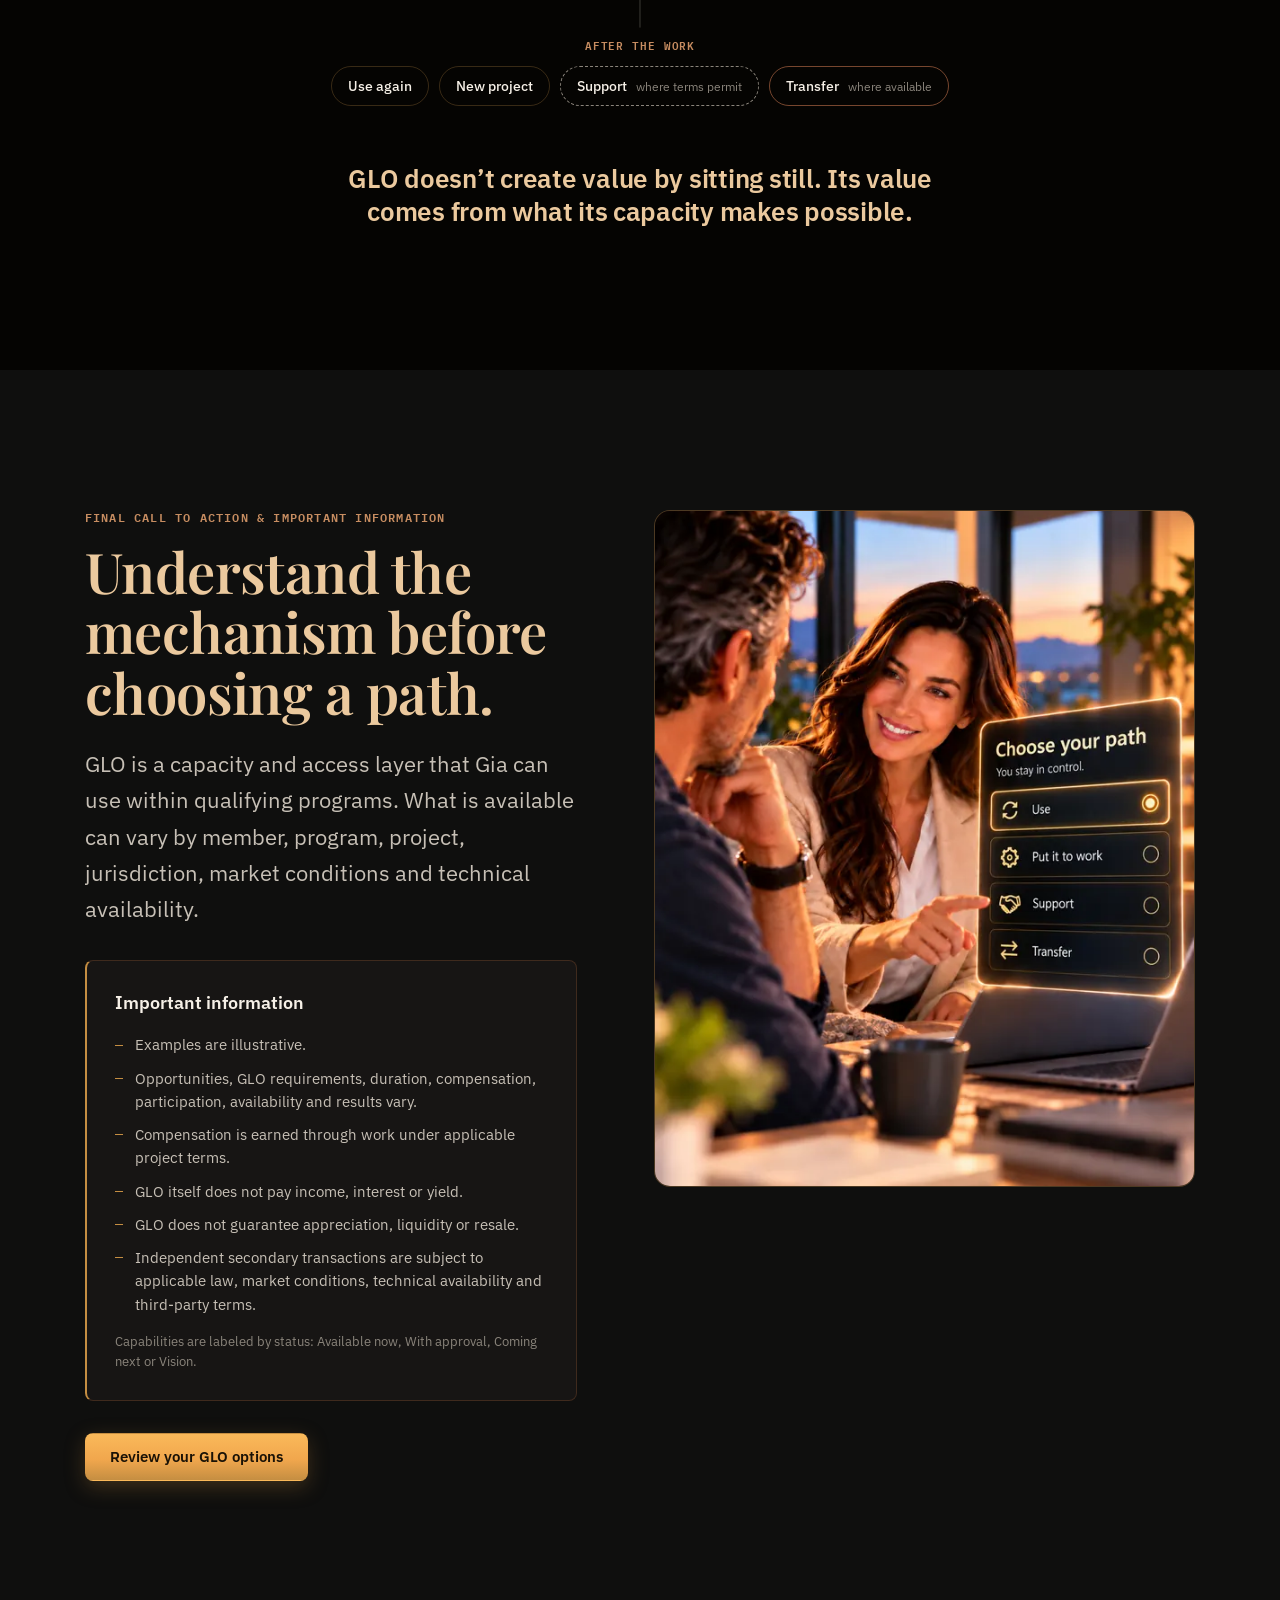
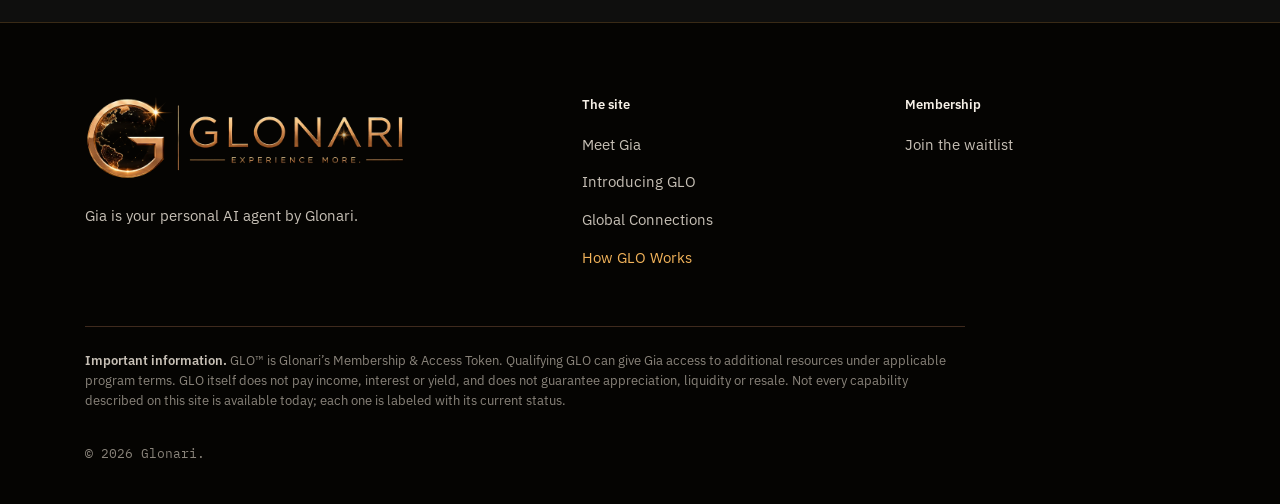
<file: how-glo-works.html>
<!DOCTYPE html>
<html lang="en">
<head>
<meta charset="utf-8">
<meta name="viewport" content="width=device-width, initial-scale=1, viewport-fit=cover">
<meta name="robots" content="noindex">
<title>How GLO Works</title>
<meta name="description" content="How GLO works: you direct, Gia orchestrates, GLO provides capacity. Use it, put it to work, support where permitted, or transfer GLO itself where available.">
<link rel="preconnect" href="https://fonts.googleapis.com">
<link rel="preconnect" href="https://fonts.gstatic.com" crossorigin>
<link href="https://fonts.googleapis.com/css2?family=IBM+Plex+Mono:wght@500;600&amp;family=IBM+Plex+Sans:wght@400;500;600;700&amp;family=Playfair+Display:wght@500;600;700&amp;display=swap" rel="stylesheet">
<link rel="icon" href="assets/logo/favicon-32.png" sizes="32x32" type="image/png">
<link rel="apple-touch-icon" href="assets/logo/favicon-180.png">
<link rel="stylesheet" href="css/tokens.css">
<link rel="stylesheet" href="css/base.css">
<link rel="stylesheet" href="css/components.css">
<link rel="stylesheet" href="css/shell.css">
<link rel="stylesheet" href="css/pages/how-glo-works.css">
</head>
<body class="no-js" data-page="how-glo-works">
<a class="sr-only" href="#main">Skip to content</a>

<!-- shell:header -->
<header class="site-header">
  <div class="site-header__row">
    <a class="brand" href="index.html" aria-label="Glonari, Meet Gia">
      <img class="brand__mark" src="assets/logo/glonari-mark.webp" width="192" height="192" alt="">
      <span class="brand__name">Glonari</span>
    </a>
    <nav class="site-nav" aria-label="Site">
        <a href="index.html">Meet Gia</a>
        <a href="glo.html">Introducing GLO</a>
        <a href="global-connections.html">Global Connections</a>
        <a href="how-glo-works.html" aria-current="page">How GLO Works</a>
    </nav>
    <a class="btn btn--primary btn--sm header-cta" href="index.html#join">Join the waitlist</a>
    <button class="menu-toggle" type="button" aria-expanded="false" aria-controls="mobile-menu" aria-label="Open menu"><span></span></button>
  </div>
  <div class="subnav">
    <nav class="subnav__inner" aria-label="On this page">
        <a href="#three-layer">Three-layer model</a>
        <a href="#reusable-capacity">Reusable capacity</a>
        <a href="#your-options">Your options</a>
        <a href="#gc-vs-market">Global Connections vs market</a>
        <a href="#ecosystem">Ecosystem</a>
        <a href="#important-info">Important information</a>
    </nav>
  </div>
  <div class="progress" aria-hidden="true"></div>
</header>
<div class="mobile-menu" id="mobile-menu">
  <nav aria-label="Site">
    <ul class="mm">
      <li class="mm__page"><a href="index.html">Meet Gia</a></li>
      <li class="mm__page"><a href="glo.html">Introducing GLO</a></li>
      <li class="mm__page"><a href="global-connections.html">Global Connections</a></li>
      <li class="mm__page is-current"><a href="how-glo-works.html" aria-current="page">How GLO Works</a>
        <ul class="mm__sections" aria-label="On this page">
          <li><a href="#three-layer">Three-layer model</a></li>
          <li><a href="#reusable-capacity">Reusable capacity</a></li>
          <li><a href="#your-options">Your options</a></li>
          <li><a href="#gc-vs-market">Global Connections vs market</a></li>
          <li><a href="#ecosystem">Ecosystem</a></li>
          <li><a href="#important-info">Important information</a></li>
        </ul>
      </li>
    </ul>
  </nav>
  <a class="btn btn--primary" href="index.html#join">Join the waitlist</a>
</div>
<!-- /shell:header -->

<main id="main">

<!-- 01 HERO -->
<section class="page-hero hgw-hero" id="intro" aria-labelledby="intro-title">
  <div class="page-hero__media page-hero__media--placeholder" aria-hidden="true"></div>
  <div class="hgw-stage" data-motion>
<svg class="hgw-diagram hgw-diagram--wide" viewBox="0 0 800 400" role="img" aria-labelledby="dg-title-w">
  <title id="dg-title-w">You give direction to Gia; GLO capacity gives Gia resources; Gia produces a useful outcome. After it: Use or Put it to work (GLO stays with you), Support (defined by terms), or Transfer, which comes from GLO itself and changes ownership.</title>
  <defs>
    <marker id="gd" viewBox="0 0 10 10" refX="9" refY="5" markerWidth="7" markerHeight="7" orient="auto-start-reverse"><path d="M0 0 L10 5 L0 10 z" class="dg-head"/></marker>
    <marker id="wd" viewBox="0 0 10 10" refX="9" refY="5" markerWidth="7" markerHeight="7" orient="auto-start-reverse"><path d="M0 0 L10 5 L0 10 z" class="dg-head dg-head--warn"/></marker>
    <marker id="nd" viewBox="0 0 10 10" refX="9" refY="5" markerWidth="7" markerHeight="7" orient="auto-start-reverse"><path d="M0 0 L10 5 L0 10 z" class="dg-head dg-head--muted"/></marker>
  </defs>
  <g class="dg-a " style="--d:0.2s"><rect class="dg-node" x="20" y="40" width="170" height="64" rx="10"/><text class="dg-title " x="105.0" y="68.0" text-anchor="middle">You</text><text class="dg-sub " x="105.0" y="88.0" text-anchor="middle">direction &amp; decisions</text></g>
  <g class="dg-a dg-key" style="--d:0.9s"><rect class="dg-node" x="300" y="28" width="200" height="88" rx="10"/><text class="dg-title dg-title--gia" x="400.0" y="68.0" text-anchor="middle">Gia</text><text class="dg-sub " x="400.0" y="88.0" text-anchor="middle">intelligence &amp; orchestration</text></g>
  <g class="dg-a " style="--d:1.4s"><rect class="dg-node" x="610" y="40" width="170" height="64" rx="10"/><text class="dg-title " x="695.0" y="68.0" text-anchor="middle">GLO capacity</text><text class="dg-sub " x="695.0" y="88.0" text-anchor="middle">access to resources</text></g>
  <path class="dg-line dg-line--gold dg-draw" style="--d:0.5s" d="M190 72 L294 72" pathLength="1" marker-end="url(#gd)"/>
  <path class="dg-line dg-line--gold dg-draw" style="--d:1.7s" d="M610 72 L506 72" pathLength="1" marker-end="url(#gd)"/>
  <path class="dg-line dg-line--gold dg-draw" style="--d:2.2s" d="M400 116 L400 174" pathLength="1" marker-end="url(#gd)"/>
  <g class="dg-a dg-out" style="--d:2.5s"><rect class="dg-node" x="310" y="178" width="180" height="60" rx="10"/><text class="dg-title " x="400.0" y="204.0" text-anchor="middle">Useful outcome</text><text class="dg-sub " x="400.0" y="224.0" text-anchor="middle">for you or a requester</text></g>
  <path class="dg-line  dg-draw" style="--d:3.0s" d="M400 238 L400 280 M105 280 L505 280" pathLength="1"/>
  <path class="dg-line  dg-draw" style="--d:3.2s" d="M105 280 L105 314" pathLength="1" marker-end="url(#nd)"/>
  <path class="dg-line  dg-draw" style="--d:3.3s" d="M305 280 L305 314" pathLength="1" marker-end="url(#nd)"/>
  <path class="dg-line dg-line--dash dg-a" style="--d:3.4s" d="M505 280 L505 314" marker-end="url(#nd)"/>
  <g class="dg-a " style="--d:3.5s"><rect class="dg-node" x="30" y="318" width="150" height="62" rx="10"/><text class="dg-title " x="105.0" y="345.0" text-anchor="middle">Use</text><text class="dg-sub dg-sub--keep" x="105.0" y="365.0" text-anchor="middle">GLO stays with you</text></g>
  <g class="dg-a " style="--d:3.7s"><rect class="dg-node" x="220" y="318" width="170" height="62" rx="10"/><text class="dg-title " x="305.0" y="345.0" text-anchor="middle">Put it to work</text><text class="dg-sub dg-sub--keep" x="305.0" y="365.0" text-anchor="middle">GLO stays with you</text></g>
  <g class="dg-a dg-dash" style="--d:3.9s"><rect class="dg-node" x="430" y="318" width="150" height="62" rx="10"/><text class="dg-title " x="505.0" y="345.0" text-anchor="middle">Support</text><text class="dg-sub " x="505.0" y="365.0" text-anchor="middle">defined by terms</text></g>
  <line class="dg-divider dg-a" style="--d:4.1s" x1="604" y1="250" x2="604" y2="392"/>
  <path class="dg-line dg-line--warn dg-draw" style="--d:4.3s" d="M695 104 L695 314" pathLength="1" marker-end="url(#wd)"/>
  <g class="dg-a dg-warn" style="--d:4.6s"><rect class="dg-node" x="620" y="318" width="150" height="62" rx="10"/><text class="dg-title " x="695.0" y="345.0" text-anchor="middle">Transfer</text><text class="dg-sub dg-sub--change" x="695.0" y="365.0" text-anchor="middle">ownership changes</text></g>
</svg>
<svg class="hgw-diagram hgw-diagram--narrow" viewBox="0 0 400 440" role="img" aria-labelledby="dg-title-n">
  <title id="dg-title-n">You give direction to Gia; GLO capacity gives Gia resources; Gia produces a useful outcome. After it: Use or Put it to work (GLO stays with you), Support (defined by terms), or Transfer, which comes from GLO itself and changes ownership.</title>
  <defs>
    <marker id="gm" viewBox="0 0 10 10" refX="9" refY="5" markerWidth="7" markerHeight="7" orient="auto-start-reverse"><path d="M0 0 L10 5 L0 10 z" class="dg-head"/></marker>
    <marker id="wm" viewBox="0 0 10 10" refX="9" refY="5" markerWidth="7" markerHeight="7" orient="auto-start-reverse"><path d="M0 0 L10 5 L0 10 z" class="dg-head dg-head--warn"/></marker>
    <marker id="nm" viewBox="0 0 10 10" refX="9" refY="5" markerWidth="7" markerHeight="7" orient="auto-start-reverse"><path d="M0 0 L10 5 L0 10 z" class="dg-head dg-head--muted"/></marker>
  </defs>
  <g class="dg-a " style="--d:0.2s"><rect class="dg-node" x="14" y="8" width="170" height="56" rx="10"/><text class="dg-title " x="99.0" y="32.0" text-anchor="middle">You</text><text class="dg-sub " x="99.0" y="52.0" text-anchor="middle">direction</text></g>
  <g class="dg-a " style="--d:1.4s"><rect class="dg-node" x="216" y="8" width="170" height="56" rx="10"/><text class="dg-title " x="301.0" y="32.0" text-anchor="middle">GLO capacity</text><text class="dg-sub " x="301.0" y="52.0" text-anchor="middle">resources</text></g>
  <path class="dg-line dg-line--gold dg-draw" style="--d:0.5s" d="M99 64 L99 132 L104 132" pathLength="1" marker-end="url(#gm)"/>
  <path class="dg-line dg-line--gold dg-draw" style="--d:1.7s" d="M301 64 L301 132 L296 132" pathLength="1" marker-end="url(#gm)"/>
  <g class="dg-a dg-key" style="--d:0.9s"><rect class="dg-node" x="110" y="98" width="180" height="70" rx="10"/><text class="dg-title dg-title--gia" x="200.0" y="129.0" text-anchor="middle">Gia</text><text class="dg-sub " x="200.0" y="149.0" text-anchor="middle">intelligence</text></g>
  <path class="dg-line dg-line--gold dg-draw" style="--d:2.2s" d="M200 168 L200 194" pathLength="1" marker-end="url(#gm)"/>
  <g class="dg-a " style="--d:2.5s"><rect class="dg-node" x="115" y="198" width="170" height="52" rx="10"/><text class="dg-title " x="200.0" y="230.0" text-anchor="middle">Useful outcome</text></g>
  <path class="dg-line  dg-draw" style="--d:3.0s" d="M200 250 L200 278 M99 278 L301 278" pathLength="1"/>
  <path class="dg-line  dg-draw" style="--d:3.2s" d="M99 278 L99 296" pathLength="1" marker-end="url(#nm)"/>
  <path class="dg-line  dg-draw" style="--d:3.3s" d="M301 278 L301 296" pathLength="1" marker-end="url(#nm)"/>
  <g class="dg-a " style="--d:3.5s"><rect class="dg-node" x="14" y="300" width="170" height="56" rx="10"/><text class="dg-title " x="99.0" y="324.0" text-anchor="middle">Use</text><text class="dg-sub dg-sub--keep" x="99.0" y="344.0" text-anchor="middle">GLO stays with you</text></g>
  <g class="dg-a " style="--d:3.7s"><rect class="dg-node" x="216" y="300" width="170" height="56" rx="10"/><text class="dg-title " x="301.0" y="324.0" text-anchor="middle">Put it to work</text><text class="dg-sub dg-sub--keep" x="301.0" y="344.0" text-anchor="middle">GLO stays with you</text></g>
  <path class="dg-line dg-line--dash dg-a" style="--d:3.9s" d="M99 278 L6 278 L6 396 L10 396" marker-end="url(#nm)"/>
  <g class="dg-a dg-dash" style="--d:4.0s"><rect class="dg-node" x="14" y="368" width="170" height="56" rx="10"/><text class="dg-title " x="99.0" y="392.0" text-anchor="middle">Support</text><text class="dg-sub " x="99.0" y="412.0" text-anchor="middle">defined by terms</text></g>
  <path class="dg-line dg-line--warn dg-draw" style="--d:4.3s" d="M386 36 L395 36 L395 396 L390 396" pathLength="1" marker-end="url(#wm)"/>
  <g class="dg-a dg-warn" style="--d:4.6s"><rect class="dg-node" x="216" y="368" width="170" height="56" rx="10"/><text class="dg-title " x="301.0" y="392.0" text-anchor="middle">Transfer</text><text class="dg-sub dg-sub--change" x="301.0" y="412.0" text-anchor="middle">ownership changes</text></g>
</svg>
  </div>
  <div class="container">
    <div class="page-hero__text">
      <p class="eyebrow">How GLO works</p>
      <h1 class="page-hero__title" id="intro-title">Capacity you can direct where it&rsquo;s needed.</h1>
      <p class="lead">Use it with your Gia, put it to work on an authorized project, or transfer GLO itself where available. After a project ends, capacity may become available again.</p>
      <div class="btn-row btn-row--stack">
        <a class="btn btn--primary" href="#three-layer">See the three-layer model</a>
        <a class="btn btn--secondary" href="#your-options">Compare your options</a>
      </div>
    </div>
  </div>
</section>

<!-- 02 THE THREE-LAYER MODEL -->
<section class="section section--deep" id="three-layer" aria-labelledby="layers-title">
  <div class="container">
    <header class="head--center reveal">
      <p class="eyebrow">The three-layer model</p>
      <h2 class="h2" id="layers-title">Direction. Intelligence. Capacity.</h2>
      <p class="lead">Three roles that should never be collapsed into one. One example task runs through all three: a briefing on three markets, due Thursday.</p>
    </header>
    <figure class="media-frame media-frame--wide gap-major" style="--focus: 44% 50%">
      <div class="media-frame__box" data-parallax>
        <picture>
          <source type="image/webp" srcset="assets/images/hgw-direction-800.webp 800w, assets/images/hgw-direction-1600.webp 1600w" sizes="(max-width: 1200px) 100vw, 1200px">
          <img src="assets/images/hgw-direction-1600.jpg" srcset="assets/images/hgw-direction-800.jpg 800w, assets/images/hgw-direction-1600.jpg 1600w" sizes="(max-width: 1200px) 100vw, 1200px" width="1600" height="686" loading="lazy" decoding="async" alt="A man talking through a task with Gia at a table, a laptop open beside them">
        </picture>
      </div>
    </figure>
    <ol class="layers gap-major" data-stagger>
      <li class="layer" data-spotlight>
        <div class="layer__role">
          <div class="card__art layer__mark"><svg viewBox="0 0 72 48" fill="none" stroke="currentColor" stroke-width="1.5" stroke-linecap="round" stroke-linejoin="round" aria-hidden="true" focusable="false">
            <circle cx="14" cy="24" r="6" vector-effect="non-scaling-stroke"/>
            <path d="M20 24H40" vector-effect="non-scaling-stroke"/>
            <path d="M36 20l4 4-4 4" vector-effect="non-scaling-stroke"/>
          </svg></div>
          <span class="layer__tag">You</span><span class="layer__name">Direction</span></div>
        <p class="layer__text">You provide goals, preferences, requirements, approvals and Human Intelligence&trade;.</p>
        <p class="layer__eg"><b>In the example</b>Three markets, public sources only, ready by Thursday. You approve the extra research.</p>
      </li>
      <li class="layer layer--key" data-spotlight>
        <div class="layer__role">
          <div class="card__art layer__mark" aria-hidden="true"><div class="gia-core"><div class="gia-core__photo"><picture><source srcset="assets/images/gia.webp" type="image/webp"><img src="assets/images/gia.png" alt="" width="400" height="400" loading="lazy" decoding="async"></picture></div></div></div>
          <span class="layer__tag">Gia</span><span class="layer__name">Intelligence &amp; orchestration</span></div>
        <p class="layer__text">Gia understands the task, plans the work, selects resources, coordinates execution and keeps you informed.</p>
        <p class="layer__eg"><b>In the example</b>Plans the research, picks the models and agents, compares the markets and brings back a draft with its sources.</p>
      </li>
      <li class="layer" data-spotlight>
        <div class="layer__role">
          <div class="card__art layer__mark"><svg viewBox="0 0 72 48" fill="none" stroke="currentColor" stroke-width="1.5" stroke-linecap="round" stroke-linejoin="round" aria-hidden="true" focusable="false">
            <circle cx="16" cy="24" r="4" vector-effect="non-scaling-stroke"/>
            <path d="M24 24A8 8 0 1 1 16 16" vector-effect="non-scaling-stroke"/>
            <path d="M4 24A12 12 0 1 1 16 36" vector-effect="non-scaling-stroke"/>
          </svg></div>
          <span class="layer__tag">GLO</span><span class="layer__name">Capacity &amp; access</span></div>
        <p class="layer__text">Qualifying GLO can provide access to additional Glonari resources and capabilities under applicable program terms.</p>
        <p class="layer__eg"><b>In the example</b>Makes qualifying research and compute capacity available for the longer task.</p>
      </li>
    </ol>
    <p class="principle principle--center hgw-principle" data-shine>GLO isn’t the intelligence. Gia is.</p>
  </div>
</section>

<!-- 03 REUSABLE CAPACITY -->
<section class="section" id="reusable-capacity" aria-labelledby="reuse-title">
  <div class="container">
    <div class="split hgw-split">
      <header class="reveal">
        <p class="eyebrow">Reusable capacity</p>
        <h2 class="h2" id="reuse-title">The project can end without the GLO ending.</h2>
      </header>
      <p class="body">When a qualifying project is completed and its requirements are satisfied, the participating member continues to hold the GLO. Subject to applicable conditions, that capacity may later become available again for another qualifying use.</p>
    </div>
    <ol class="flow gap-major" style="--n:5" data-draw>
      <li class="flow__node is-end"><svg class="flow__icon" width="24" height="24" viewBox="0 0 24 24" fill="none" stroke="currentColor" stroke-width="1.5" stroke-linecap="round" stroke-linejoin="round" aria-hidden="true" focusable="false"><circle cx="12" cy="12" r="4" vector-effect="non-scaling-stroke"/><path d="M8 5.07A8 8 0 0 1 16 5.07" vector-effect="non-scaling-stroke"/><path d="M18.93 8A8 8 0 0 1 18.93 16" vector-effect="non-scaling-stroke"/><path d="M16 18.93A8 8 0 0 1 8 18.93" vector-effect="non-scaling-stroke"/><path d="M5.07 16A8 8 0 0 1 5.07 8" vector-effect="non-scaling-stroke"/></svg><span class="flow__title">Available</span></li>
      <li class="flow__node"><svg class="flow__icon" width="24" height="24" viewBox="0 0 24 24" fill="none" stroke="currentColor" stroke-width="1.5" stroke-linecap="round" stroke-linejoin="round" aria-hidden="true" focusable="false"><circle cx="5.5" cy="12" r="4" vector-effect="non-scaling-stroke"/><path d="M9.5 12H13" vector-effect="non-scaling-stroke"/><rect x="13" y="6" width="9" height="12" rx="1.5" vector-effect="non-scaling-stroke"/><path d="M15.5 10H19.5" vector-effect="non-scaling-stroke"/><path d="M15.5 13.5H19.5" vector-effect="non-scaling-stroke"/></svg><span class="flow__title">Assigned to project</span></li>
      <li class="flow__node"><svg class="flow__icon" width="24" height="24" viewBox="0 0 24 24" fill="none" stroke="currentColor" stroke-width="1.5" stroke-linecap="round" stroke-linejoin="round" aria-hidden="true" focusable="false"><rect x="6" y="4" width="12" height="16" rx="2" vector-effect="non-scaling-stroke"/><path d="M9 8.5H15" vector-effect="non-scaling-stroke"/><path d="M9 12H12" vector-effect="non-scaling-stroke"/><path d="M9 15.5H10" vector-effect="non-scaling-stroke"/><path d="M12 15.5H13" vector-effect="non-scaling-stroke"/></svg><span class="flow__title">Work in progress</span><span class="flow__sub">work is delivered</span></li>
      <li class="flow__node"><svg class="flow__icon" width="24" height="24" viewBox="0 0 24 24" fill="none" stroke="currentColor" stroke-width="1.5" stroke-linecap="round" stroke-linejoin="round" aria-hidden="true" focusable="false"><rect x="6" y="4" width="12" height="16" rx="2" vector-effect="non-scaling-stroke"/><path d="M8.5 12l2.5 2.5 4.5-4.5" vector-effect="non-scaling-stroke"/></svg><span class="flow__title">Project complete</span><span class="flow__sub">the project closes</span></li>
      <li class="flow__node is-end"><svg class="flow__icon" width="24" height="24" viewBox="0 0 24 24" fill="none" stroke="currentColor" stroke-width="1.5" stroke-linecap="round" stroke-linejoin="round" aria-hidden="true" focusable="false"><circle cx="12" cy="12" r="4" vector-effect="non-scaling-stroke"/><path d="M8 5.07A8 8 0 0 1 16 5.07" vector-effect="non-scaling-stroke"/><path d="M18.93 8A8 8 0 0 1 18.93 16" vector-effect="non-scaling-stroke"/><path d="M16 18.93A8 8 0 0 1 8 18.93" vector-effect="non-scaling-stroke"/><path d="M5.07 16A8 8 0 0 1 5.07 8" vector-effect="non-scaling-stroke"/></svg><span class="flow__title">Available again</span><span class="flow__sub">you can consider another permitted use</span></li>
    </ol>
    <div class="flow-return" style="--n:5"><span class="flow-return__label">Capacity may become available again</span></div>
    <p class="flow-keep hgw-keep">You hold your GLO the whole time</p>
    <p class="caption hgw-note">Capacity may become available again; it does not reset automatically and is not always reusable. Future project availability, utilization and compensation are not guaranteed.</p>
  </div>
</section>

<!-- 04 YOUR GLO, YOUR OPTIONS -->
<section class="section section--deep" id="your-options" aria-labelledby="options-title">
  <div class="container">
    <header class="reveal hgw-head">
      <p class="eyebrow">Your GLO, your options</p>
      <h2 class="h2" id="options-title">Different needs. Same GLO.</h2>
      <p class="lead">Sometimes Gia needs all of your available qualifying capacity; sometimes some of it is free. You choose among the paths that are actually available and permitted. Each one shows what changes: purpose, ownership and who receives the value.</p>
    </header>
    <div class="options gap-major" data-stagger>
      <article class="option" data-spotlight>
        <div class="card__art"><svg viewBox="0 0 144 96" fill="none" stroke="currentColor" stroke-width="1.5" stroke-linecap="round" stroke-linejoin="round" aria-hidden="true" focusable="false">
          <circle cx="14" cy="48" r="6" vector-effect="non-scaling-stroke"/>
          <circle cx="14" cy="68" r="4" vector-effect="non-scaling-stroke"/>
          <path d="M20 48H40" vector-effect="non-scaling-stroke"/>
          <path d="M18 68H48Q52 68 52 64" vector-effect="non-scaling-stroke"/>
          <rect x="40" y="32" width="24" height="32" rx="3" vector-effect="non-scaling-stroke"/>
          <path d="M45 39H59" vector-effect="non-scaling-stroke"/>
          <path d="M45 45H59" vector-effect="non-scaling-stroke"/>
          <path d="M45 51H54" vector-effect="non-scaling-stroke"/>
          <path d="M51 57l3 3 6-6" vector-effect="non-scaling-stroke"/>
        </svg></div>
        <div class="option__head"><h3 class="option__name">Use</h3><span class="badge badge--next">Coming next</span></div>
        <p class="small">Make qualifying capacity available to Gia for your own personal or economic needs.</p>
        <details class="option__more"><summary>Details</summary><dl><dt>Ownership</dt><dd>You keep your GLO.</dd><dt>Value</dt><dd>You receive the result of Gia’s work.</dd></dl></details>
        <p class="owner owner--keep">GLO stays with you</p>
      </article>
      <article class="option" data-spotlight>
        <div class="card__art"><svg viewBox="0 0 144 96" fill="none" stroke="currentColor" stroke-width="1.5" stroke-linecap="round" stroke-linejoin="round" aria-hidden="true" focusable="false">
          <circle cx="14" cy="48" r="6" vector-effect="non-scaling-stroke"/>
          <circle cx="14" cy="68" r="4" vector-effect="non-scaling-stroke"/>
          <path d="M20 48H56" vector-effect="non-scaling-stroke"/>
          <rect x="56" y="32" width="24" height="32" rx="3" vector-effect="non-scaling-stroke"/>
          <path d="M61 39H75" vector-effect="non-scaling-stroke"/>
          <path d="M61 45H75" vector-effect="non-scaling-stroke"/>
          <path d="M61 51H70" vector-effect="non-scaling-stroke"/>
          <path d="M67 57l3 3 6-6" vector-effect="non-scaling-stroke"/>
          <path d="M80 48H114" vector-effect="non-scaling-stroke"/>
          <path d="M110 44l4 4-4 4" vector-effect="non-scaling-stroke"/>
          <circle cx="122" cy="48" r="6" vector-effect="non-scaling-stroke"/>
        </svg></div>
        <div class="option__head"><h3 class="option__name">Put it to work</h3><span class="badge badge--next">Coming next</span></div>
        <p class="small">Authorize Gia to perform qualifying work another member needs completed through Global Connections.</p>
        <details class="option__more"><summary>Details</summary><dl><dt>Ownership</dt><dd>You keep your GLO.</dd><dt>Value</dt><dd>The requester receives the deliverable and pays for the work; you receive project compensation under its terms.</dd></dl></details>
        <p class="owner owner--keep">GLO stays with you</p>
      </article>
      <article class="option option--conditional" data-spotlight>
        <div class="card__art"><svg viewBox="0 0 144 96" fill="none" stroke="currentColor" stroke-width="1.5" stroke-linecap="round" stroke-linejoin="round" aria-hidden="true" focusable="false">
          <circle cx="14" cy="48" r="6" vector-effect="non-scaling-stroke"/>
          <circle cx="14" cy="68" r="4" vector-effect="non-scaling-stroke"/>
          <path d="M23 48H29" vector-effect="non-scaling-stroke"/>
          <path d="M35 48H41" vector-effect="non-scaling-stroke"/>
          <path d="M47 48H53" vector-effect="non-scaling-stroke"/>
          <path d="M59 48H65" vector-effect="non-scaling-stroke"/>
          <path d="M71 48H77" vector-effect="non-scaling-stroke"/>
          <path d="M83 48H89" vector-effect="non-scaling-stroke"/>
          <path d="M95 48H101" vector-effect="non-scaling-stroke"/>
          <path d="M107 48H113" vector-effect="non-scaling-stroke"/>
          <circle cx="122" cy="48" r="6" vector-effect="non-scaling-stroke"/>
        </svg></div>
        <div class="option__head"><h3 class="option__name">Support</h3><span class="badge badge--next">Coming next</span></div>
        <p class="small">Where program terms permit, qualifying GLO may support another member’s qualifying access or experience.</p>
        <details class="option__more"><summary>Details</summary><dl><dt>Ownership and value</dt><dd>Defined by the applicable program terms.</dd></dl></details>
        <p class="owner owner--terms">Defined by terms</p>
      </article>
      <article class="option option--transfer" data-spotlight>
        <div class="card__art"><svg viewBox="0 0 144 96" fill="none" stroke="currentColor" stroke-width="1.5" stroke-linecap="round" stroke-linejoin="round" aria-hidden="true" focusable="false">
          <circle cx="14" cy="48" r="6" vector-effect="non-scaling-stroke"/>
          <path d="M14 36C14 24 38 18 62 18" vector-effect="non-scaling-stroke"/>
          <path d="M52 13.5H58" vector-effect="non-scaling-stroke"/>
          <path d="M52 22.5H58" vector-effect="non-scaling-stroke"/>
          <circle cx="68" cy="18" r="4" vector-effect="non-scaling-stroke"/>
          <path d="M74 18C98 18 122 24 122 36" vector-effect="non-scaling-stroke"/>
          <path d="M118 32l4 4 4-4" vector-effect="non-scaling-stroke"/>
          <circle cx="122" cy="48" r="6" vector-effect="non-scaling-stroke"/>
        </svg></div>
        <div class="option__head"><h3 class="option__name">Transfer</h3><span class="badge badge--next">Coming next</span></div>
        <p class="small">Where available, GLO itself may be independently transferred through decentralized secondary markets.</p>
        <details class="option__more"><summary>Details</summary><dl><dt>Ownership</dt><dd>Changes when the GLO transfers.</dd><dt>Value</dt><dd>Market participants determine the price.</dd></dl></details>
        <p class="owner owner--change">GLO gets a new owner</p>
      </article>
    </div>
    <p class="small hgw-after"><b>After a project:</b> capacity may become available again for Use or another project. This applies across the options above; it is not a separate option.</p>
  </div>
</section>

<!-- VISTA: photo breather (not in the section menu) -->
<section class="vista" id="vista-market" data-nav="your-options">
  <picture class="vista__media" data-vista>
    <source type="image/webp" data-srcset="assets/images/vista-hgw-800.webp 800w, assets/images/vista-hgw-1600.webp 1600w, assets/images/vista-hgw-2400.webp 2400w" sizes="(max-aspect-ratio: 16/9) 178vh, 100vw">
    <img data-src="assets/images/vista-hgw-1600.jpg" data-srcset="assets/images/vista-hgw-800.jpg 800w, assets/images/vista-hgw-1600.jpg 1600w, assets/images/vista-hgw-2400.jpg 2400w" sizes="(max-aspect-ratio: 16/9) 178vh, 100vw" width="2400" height="1350" alt="" loading="lazy" decoding="async">
  </picture>
  <noscript><picture class="vista__media">
    <source type="image/webp" srcset="assets/images/vista-hgw-800.webp 800w, assets/images/vista-hgw-1600.webp 1600w, assets/images/vista-hgw-2400.webp 2400w" sizes="(max-aspect-ratio: 16/9) 178vh, 100vw">
    <img src="assets/images/vista-hgw-1600.jpg" srcset="assets/images/vista-hgw-800.jpg 800w, assets/images/vista-hgw-1600.jpg 1600w, assets/images/vista-hgw-2400.jpg 2400w" sizes="(max-aspect-ratio: 16/9) 178vh, 100vw" width="2400" height="1350" alt="" loading="lazy" decoding="async">
  </picture></noscript>
  <p class="vista__line reveal">Clarity before choice.</p>
</section>

<!-- 05 GLOBAL CONNECTIONS VS. SECONDARY MARKET -->
<section class="section" id="gc-vs-market" aria-labelledby="vs-title">
  <div class="container">
    <header class="reveal hgw-head">
      <p class="eyebrow">Global Connections vs. secondary market</p>
      <h2 class="h2" id="vs-title">Two different mechanisms. Do not mix them.</h2>
    </header>
    <div class="paths gap-major" data-stagger>
      <section class="path path--work" aria-labelledby="path-gc">
        <h3 class="path__title" id="path-gc">Global Connections&reg;</h3>
        <p class="path__sub">The work moves. The GLO doesn’t.</p>
        <ol class="path__steps" data-draw>
          <li>You hold GLO.</li>
          <li>You review and authorize a qualifying project.</li>
          <li>Gia performs the work using available qualifying capacity.</li>
          <li>The deliverable returns to the requesting member, who pays for the work under the project terms.</li>
          <li>You receive project compensation under its terms.</li>
          <li>You keep your GLO.</li>
        </ol>
        <p class="owner owner--keep path__end">Deliverable returned · <span>GLO retained</span></p>
      </section>
      <section class="path path--market" aria-labelledby="path-market">
        <h3 class="path__title" id="path-market">Independent secondary market</h3>
        <p class="path__sub">The GLO moves. Ownership changes.</p>
        <ol class="path__steps" data-draw>
          <li>You decide to transfer GLO.</li>
          <li>The transaction takes place on an independent decentralized exchange, where available.</li>
          <li>Another participant acquires the GLO and becomes the new holder.</li>
          <li>The market sets the price.</li>
        </ol>
        <p class="owner owner--change path__end">GLO transferred · <span>ownership changed</span></p>
      </section>
    </div>
    <aside class="notice hgw-limit" aria-labelledby="limit-title">
      <h3 class="notice__title" id="limit-title">Important limit</h3>
      <p class="small">Glonari does not operate the decentralized exchange, match buyers and sellers, act as buyer or seller, hold GLO in custody for the transaction or set the market price. Liquidity and resale are not guaranteed.</p>
    </aside>
  </div>
</section>

<!-- 06 THE FULL GLO ECOSYSTEM -->
<section class="section section--deep" id="ecosystem" aria-labelledby="eco-title">
  <div class="container">
    <header class="head--center reveal">
      <p class="eyebrow">The full GLO ecosystem</p>
      <h2 class="h2" id="eco-title">You make the decisions. Gia orchestrates. GLO provides capacity. Work creates value.</h2>
    </header>
    <div class="eco gap-major" role="group" aria-label="The GLO ecosystem" data-pulse="eco">
      <div class="eco__you eco__node"><span class="eco__name">You</span><span class="eco__desc">goals, direction, approvals and Human Intelligence&trade;</span></div>
      <div class="eco__req eco__node"><span class="eco__name">Work requests</span><span class="eco__desc">Global Connections connects work demand with available qualifying capacity</span></div>
      <div class="eco__gia gia-core"><div class="gia-core__photo"><picture><source srcset="assets/images/gia.webp" type="image/webp"><img src="assets/images/gia.png" alt="Gia" width="400" height="400" loading="lazy" decoding="async"></picture></div><p class="gia-core__plate"><span class="gia-core__name">Gia</span><span class="gia-core__sub">intelligence, relationship and orchestration; performs authorized work</span></p></div>
      <div class="eco__out eco__node"><span class="eco__name">Deliverable</span><span class="eco__desc">the requester receives it and pays under the project terms; the participating member receives compensation under those terms</span></div>
      <div class="eco__glo eco__node"><span class="eco__name">GLO capacity</span><span class="eco__desc">qualifying access to compute, models, tools, agents, research and execution</span></div>
      <div class="eco__after">
        <p class="eco__after-label">After the work</p>
        <ul class="eco__paths">
          <li class="eco__path">Use again</li>
          <li class="eco__path">New project</li>
          <li class="eco__path eco__path--dash">Support <small>where terms permit</small></li>
          <li class="eco__path eco__path--warn">Transfer <small>where available</small></li>
        </ul>
      </div>
    </div>
    <p class="principle principle--center hgw-principle" data-shine>GLO doesn’t create value by sitting still. Its value comes from what its capacity makes possible.</p>
  </div>
</section>

<!-- 07 FINAL CTA & IMPORTANT INFORMATION -->
<section class="section" id="important-info" aria-labelledby="final-title">
  <div class="container final">
    <div>
      <p class="eyebrow">Final call to action &amp; important information</p>
      <h2 class="final__h" id="final-title">Understand the mechanism before choosing a path.</h2>
      <p class="lead">GLO is a capacity and access layer that Gia can use within qualifying programs. What is available can vary by member, program, project, jurisdiction, market conditions and technical availability.</p>
      <aside class="notice hgw-notice" aria-labelledby="info-title">
        <h3 class="notice__title" id="info-title">Important information</h3>
        <ul class="notice__list">
          <li>Examples are illustrative.</li>
          <li>Opportunities, GLO requirements, duration, compensation, participation, availability and results vary.</li>
          <li>Compensation is earned through work under applicable project terms.</li>
          <li>GLO itself does not pay income, interest or yield.</li>
          <li>GLO does not guarantee appreciation, liquidity or resale.</li>
          <li>Independent secondary transactions are subject to applicable law, market conditions, technical availability and third-party terms.</li>
        </ul>
        <p class="caption">Capabilities are labeled by status: Available now, With approval, Coming next or Vision.</p>
      </aside>
      <div class="btn-row btn-row--stack hgw-final-actions">
        <a class="btn btn--primary" href="#your-options">Review your GLO options</a>
        <a class="btn btn--secondary" href="membership.html" hidden>Learn about membership</a>
      </div>
    </div>
    <figure class="media-frame" style="--ratio: 4 / 5">
      <div class="media-frame__box" data-parallax>
        <picture>
          <source type="image/webp" srcset="assets/images/hgw-choice-panel-800.webp 600w, assets/images/hgw-choice-panel-1448.webp 1086w" sizes="(max-width: 960px) 100vw, 560px">
          <img class="hgw-final-photo" src="assets/images/hgw-choice-panel-1448.jpg" srcset="assets/images/hgw-choice-panel-800.jpg 600w, assets/images/hgw-choice-panel-1448.jpg 1086w" sizes="(max-width: 960px) 100vw, 560px" width="1086" height="1448" loading="lazy" decoding="async" alt="Gia showing a member a panel with four paths: Use, Put it to work, Support and Transfer">
        </picture>
      </div>
    </figure>
  </div>
</section>

</main>

<!-- shell:footer -->
<footer class="site-footer">
  <div class="container">
    <div class="footer__top" style="--footer-cols: 2">
      <div class="footer__brand">
        <a class="footer-logo" href="index.html" aria-label="Glonari, Meet Gia">
          <picture>
            <source media="(max-width: 768px)" srcset="assets/logo/glonari-lockup-stacked.webp" width="760" height="359">
            <img src="assets/logo/glonari-lockup-horizontal.webp" width="840" height="222" alt="Glonari. Experience more.">
          </picture>
        </a>
        <p class="small footer__about">Gia is your personal AI agent by Glonari.</p>
      </div>
      <nav class="footer__col" aria-label="Footer: site">
        <p class="footer__head">The site</p>
        <ul>
          <li><a href="index.html">Meet Gia</a></li>
          <li><a href="glo.html">Introducing GLO</a></li>
          <li><a href="global-connections.html">Global Connections</a></li>
          <li><a href="how-glo-works.html" aria-current="page">How GLO Works</a></li>
        </ul>
      </nav>
      <div class="footer__col">
        <p class="footer__head">Membership</p>
        <ul>
          <li><a href="index.html#join">Join the waitlist</a></li>
        </ul>
      </div>
    </div>
    <div class="footer__info">
      <p class="caption"><strong>Important information.</strong> GLO&trade; is Glonari&rsquo;s Membership &amp; Access Token. Qualifying GLO can give Gia access to additional resources under applicable program terms. GLO itself does not pay income, interest or yield, and does not guarantee appreciation, liquidity or resale. Not every capability described on this site is available today; each one is labeled with its current status.</p>
    </div>
    <p class="caption mono footer__legal">© 2026 Glonari.</p>
  </div>
</footer>
<!-- /shell:footer -->

<script src="js/site.js"></script>
<script src="js/components.js"></script>
<script src="js/pages/how-glo-works.js"></script>
</body>
</html>
</file>
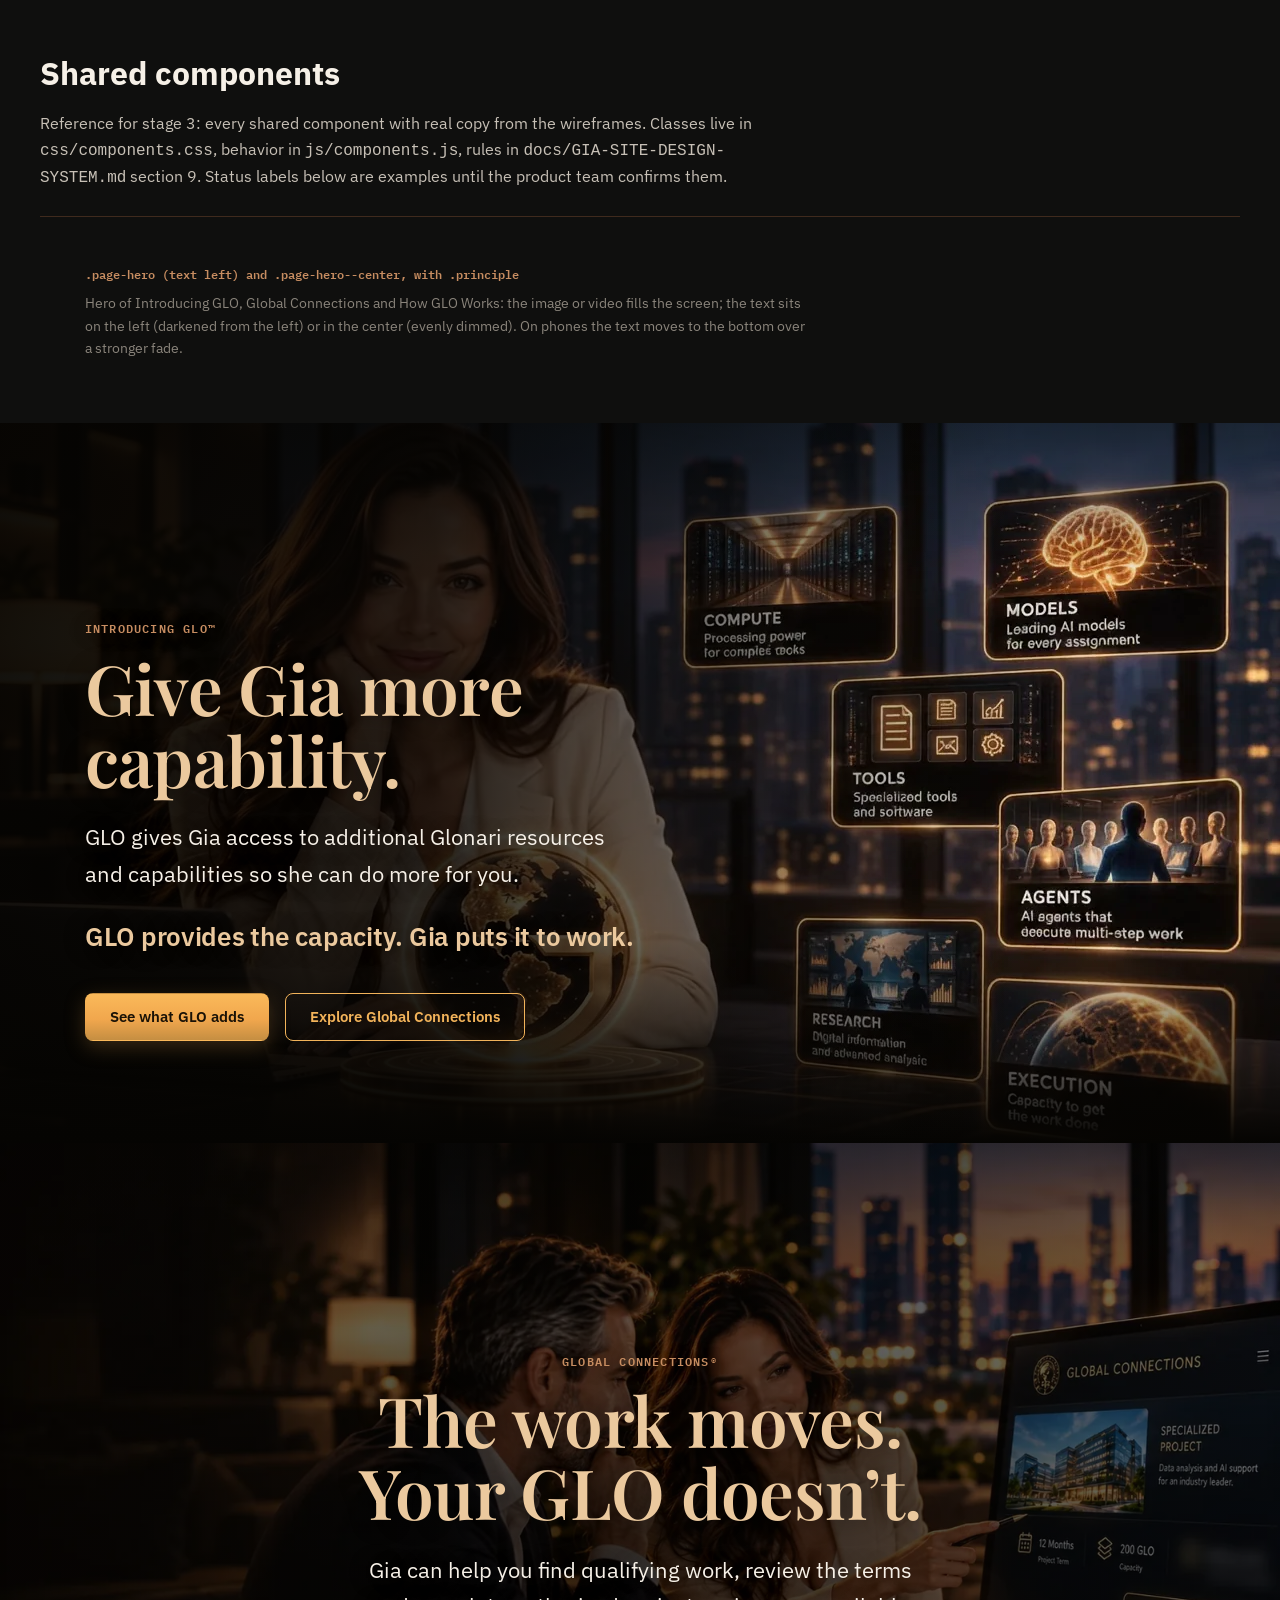
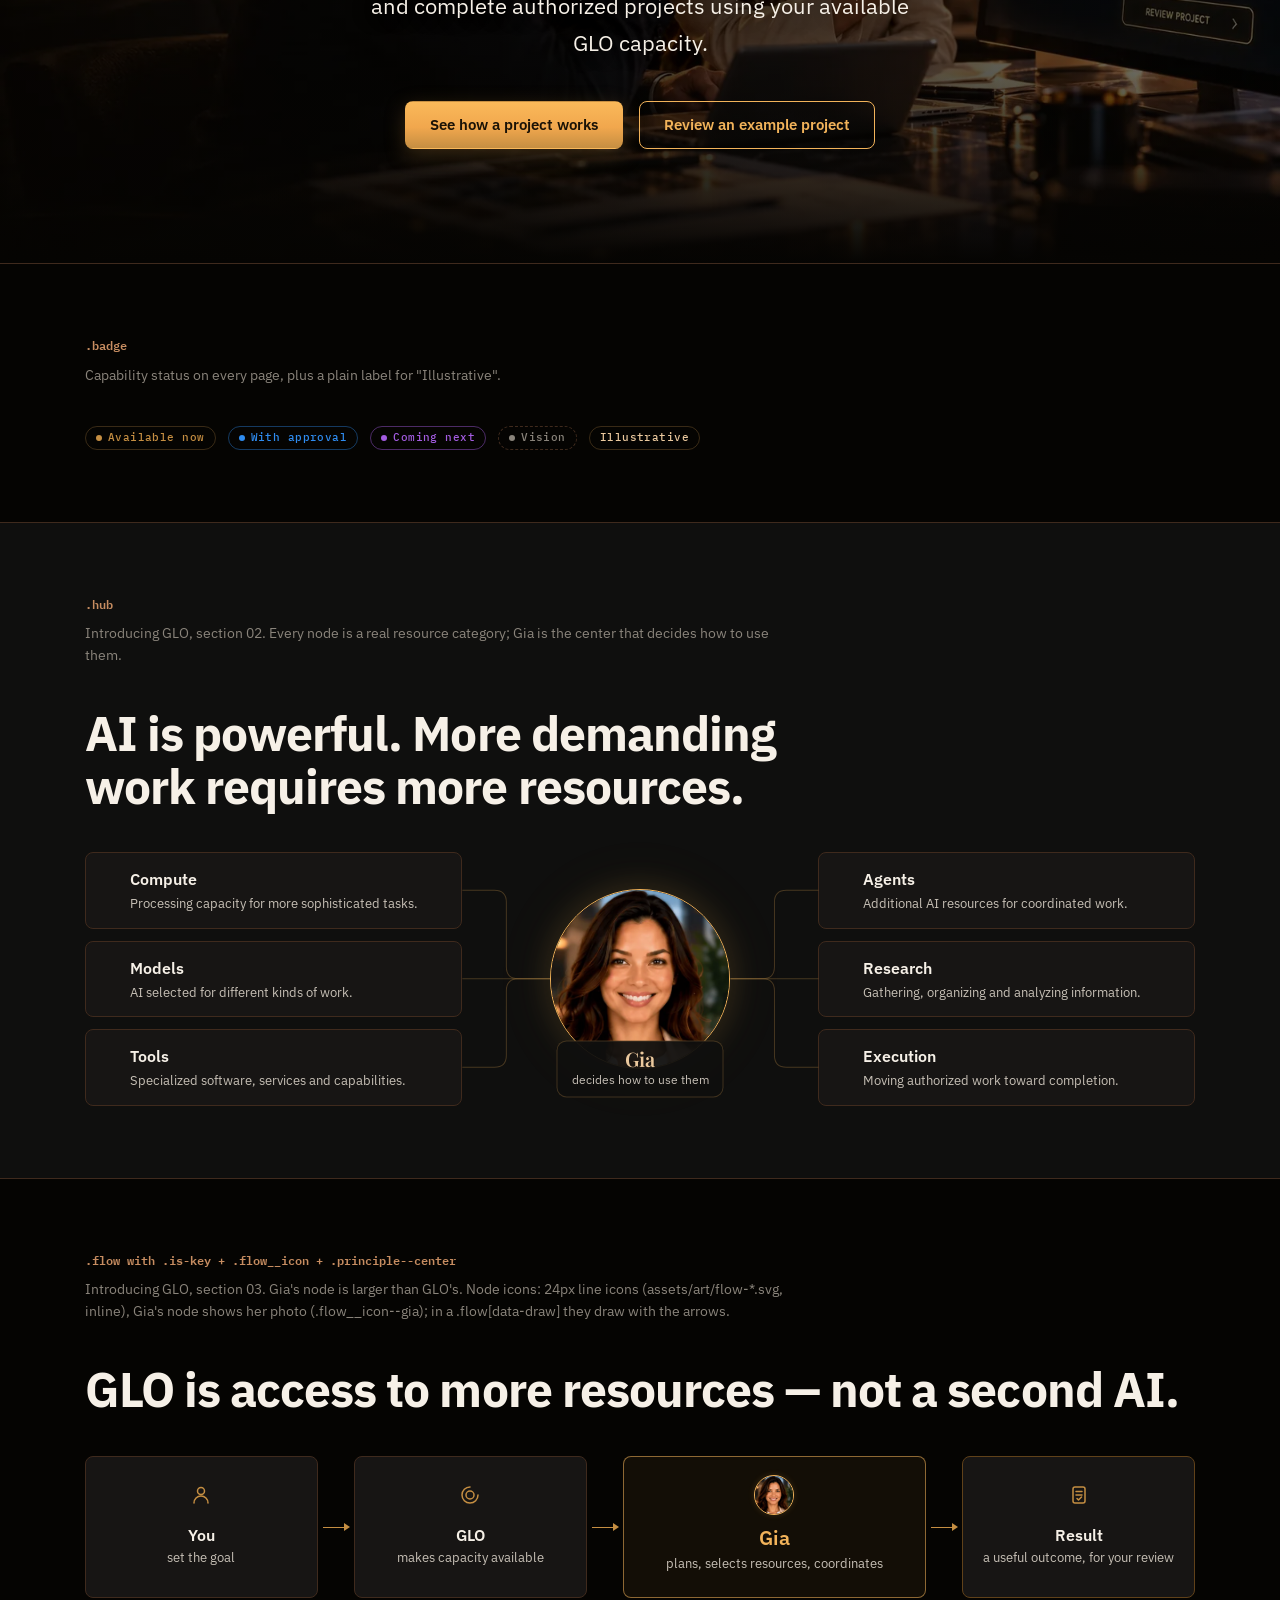
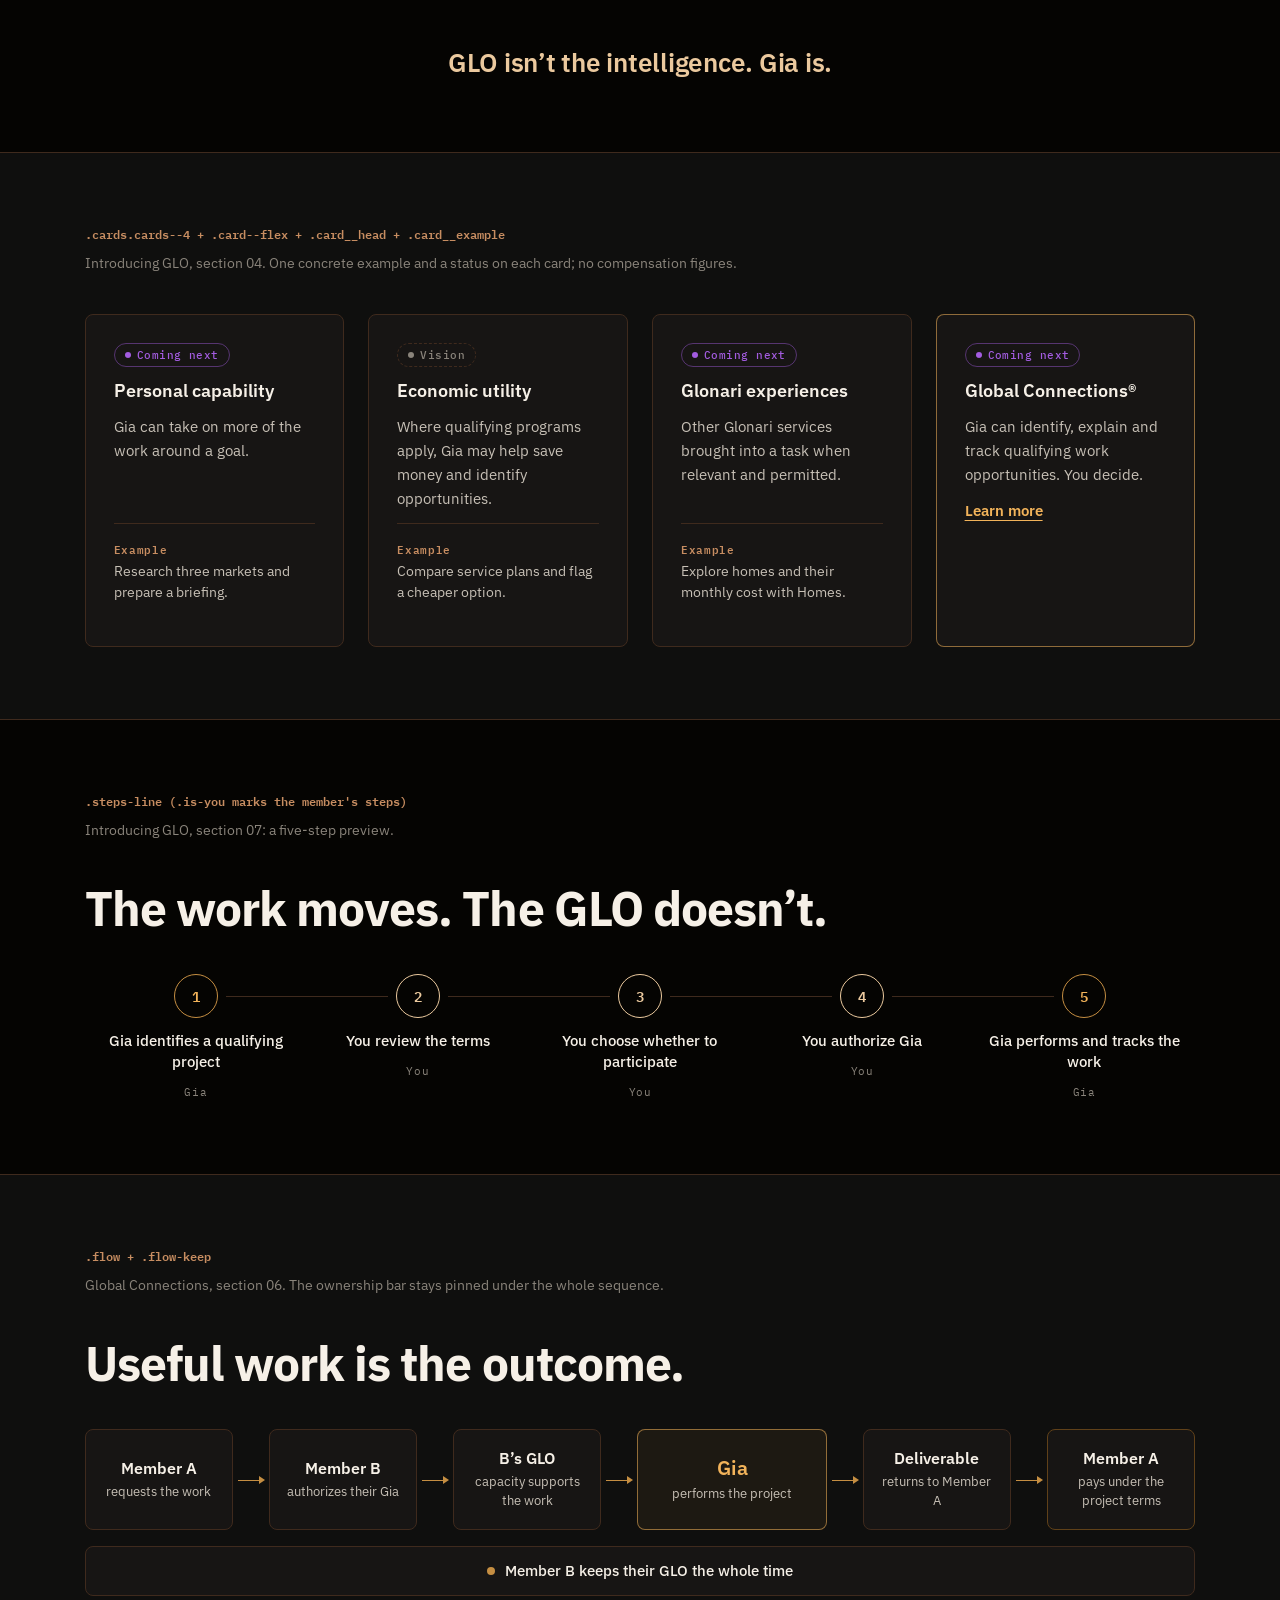
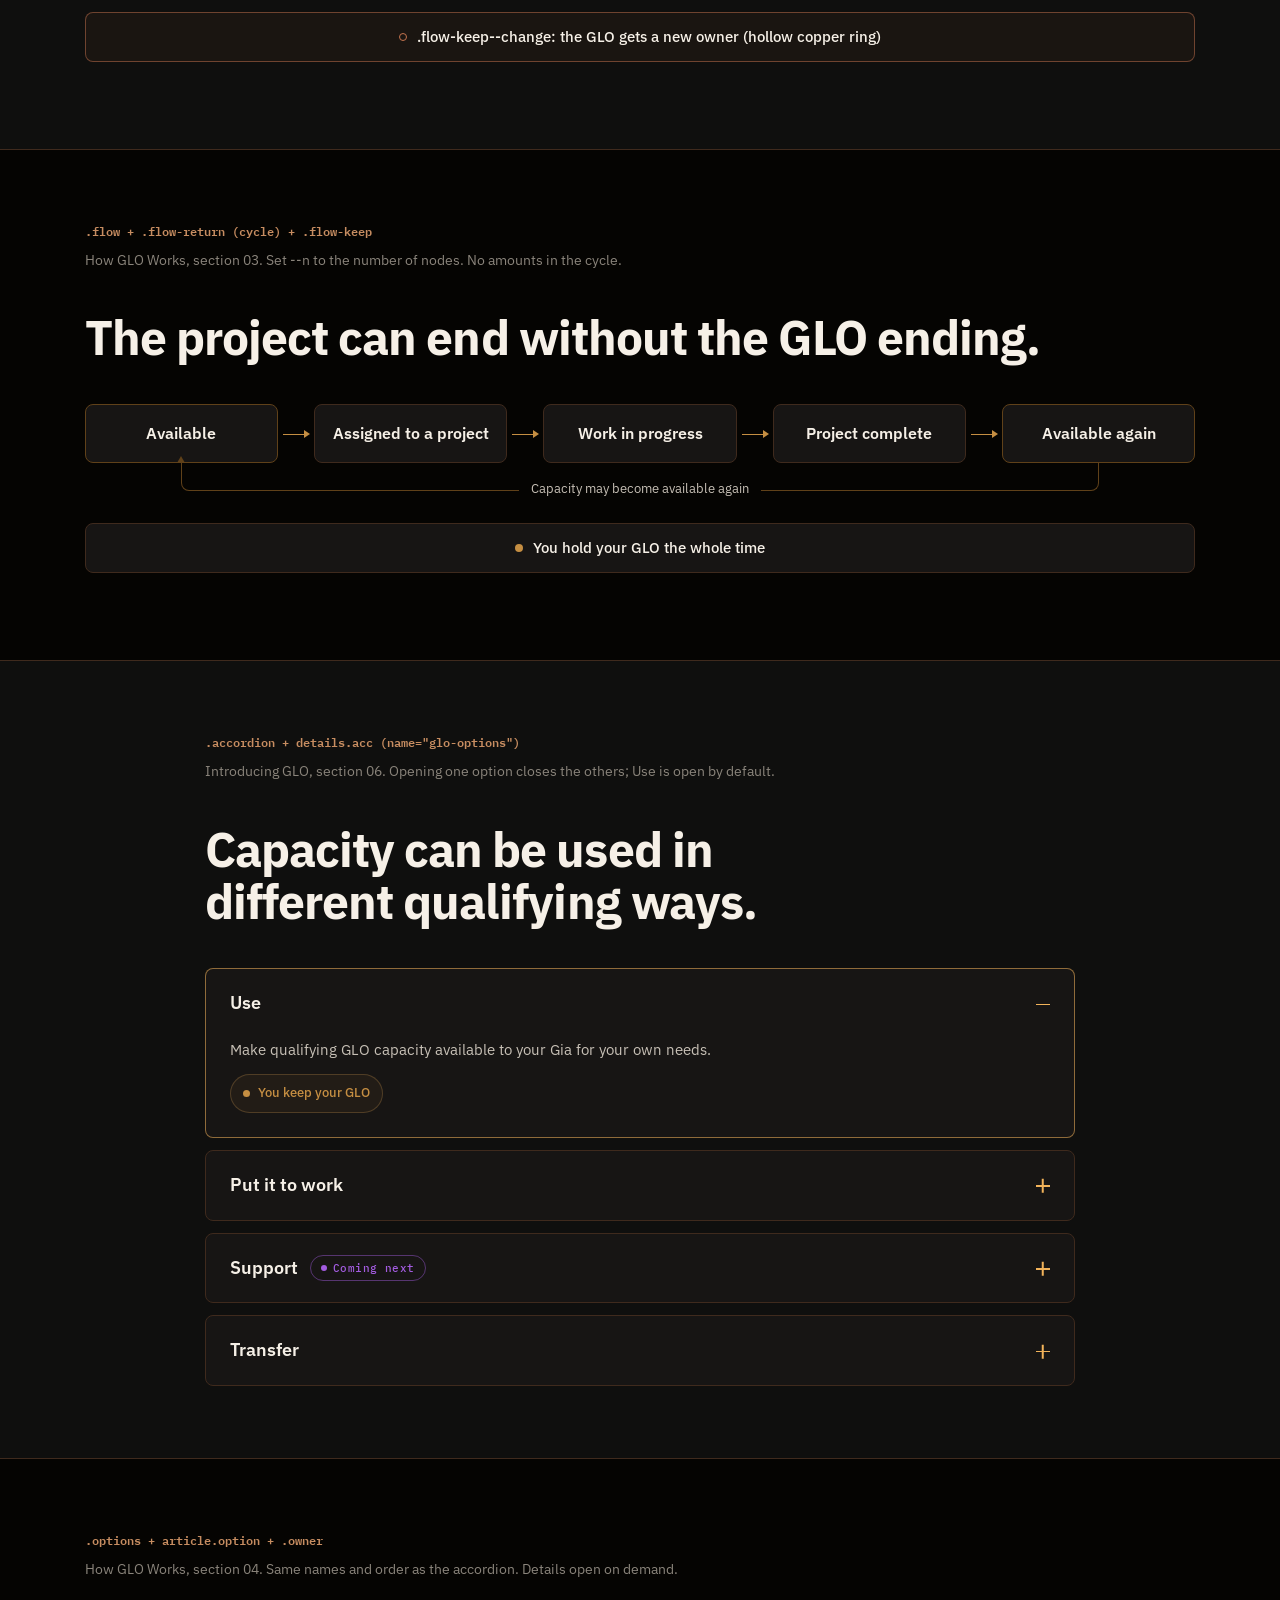
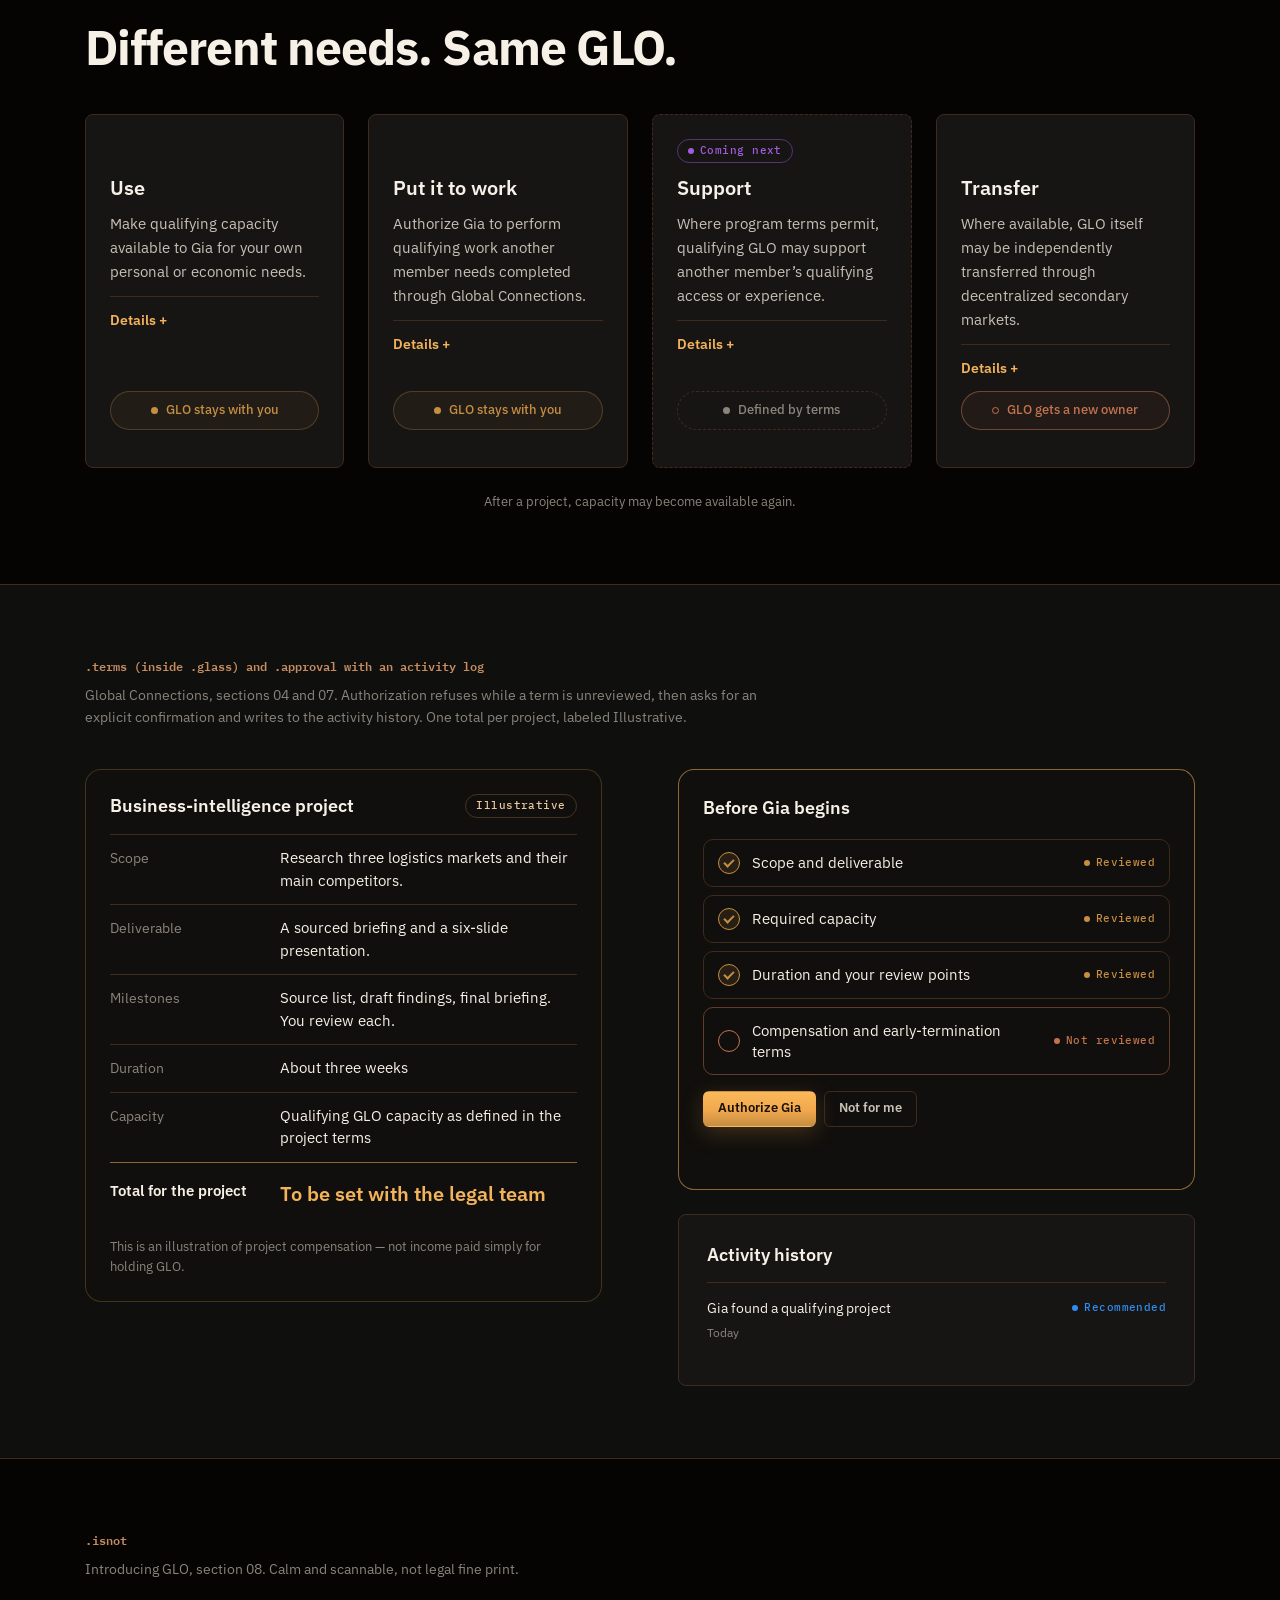
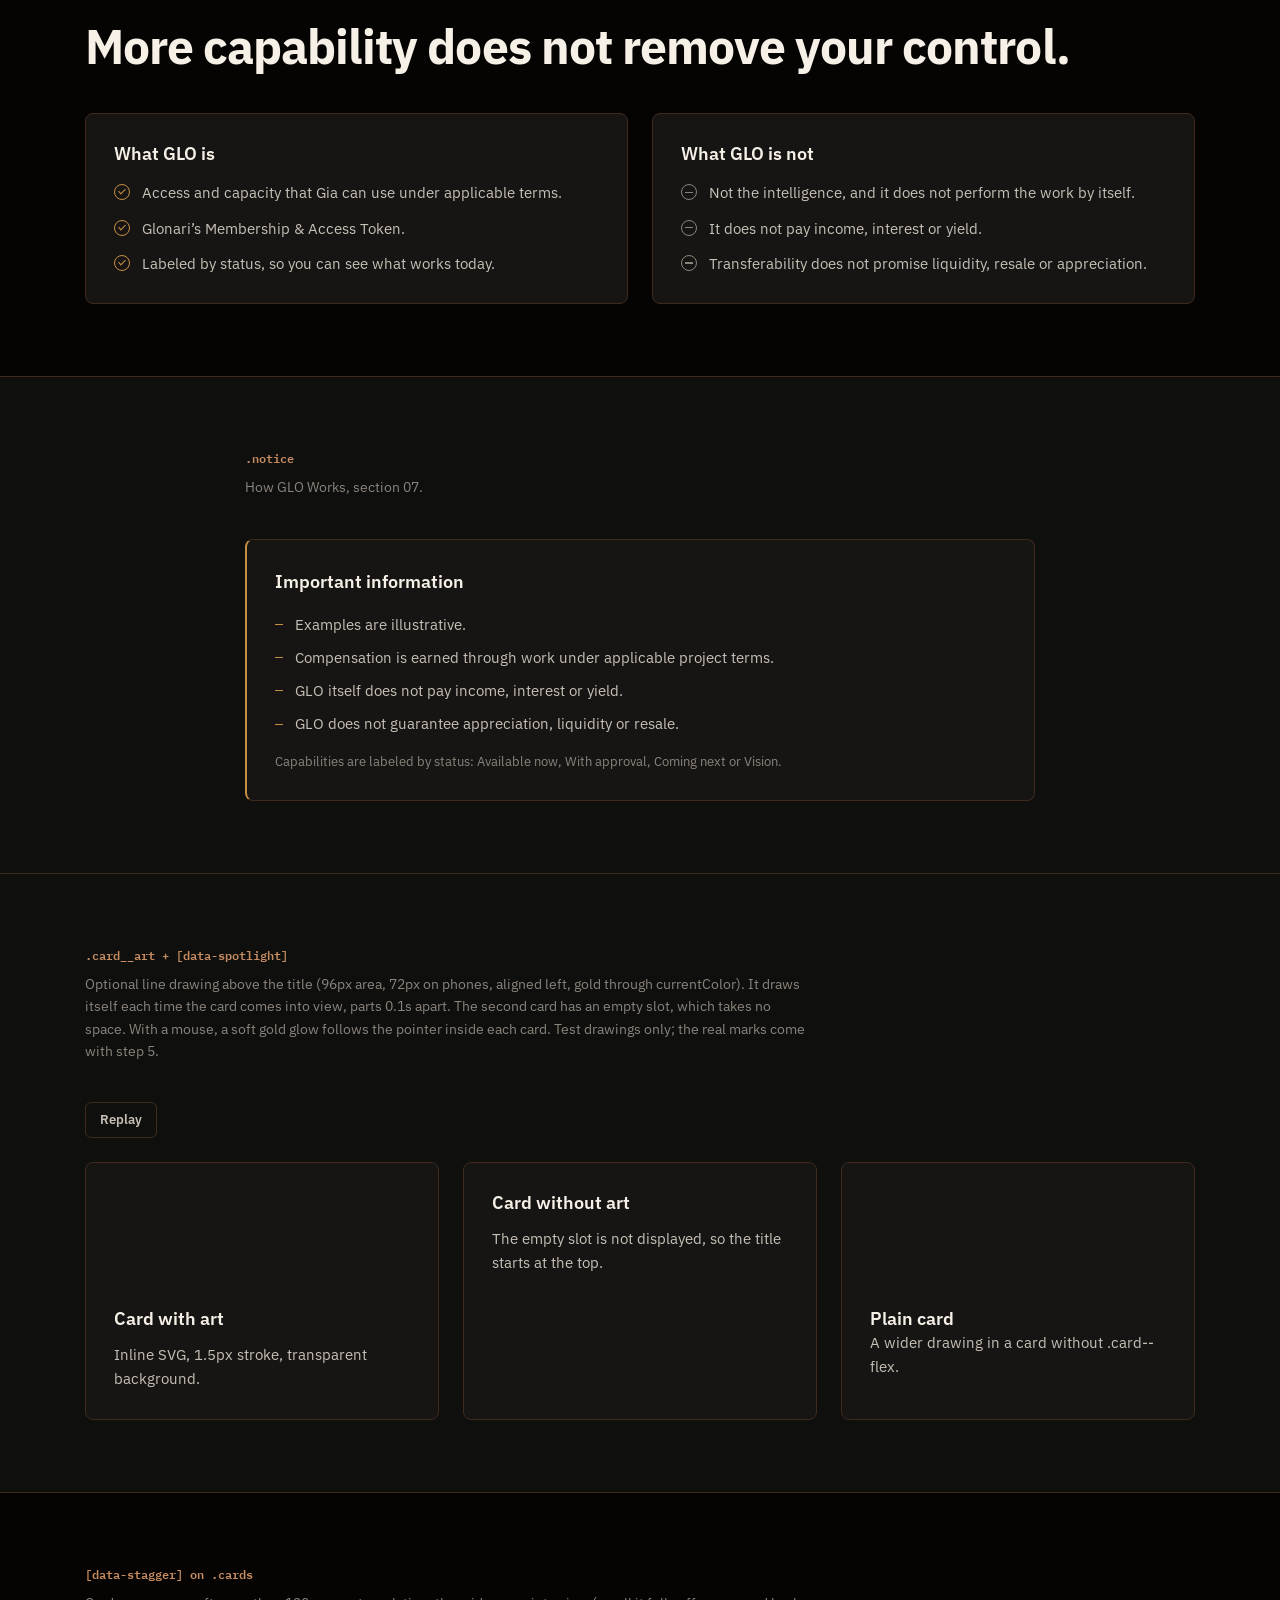
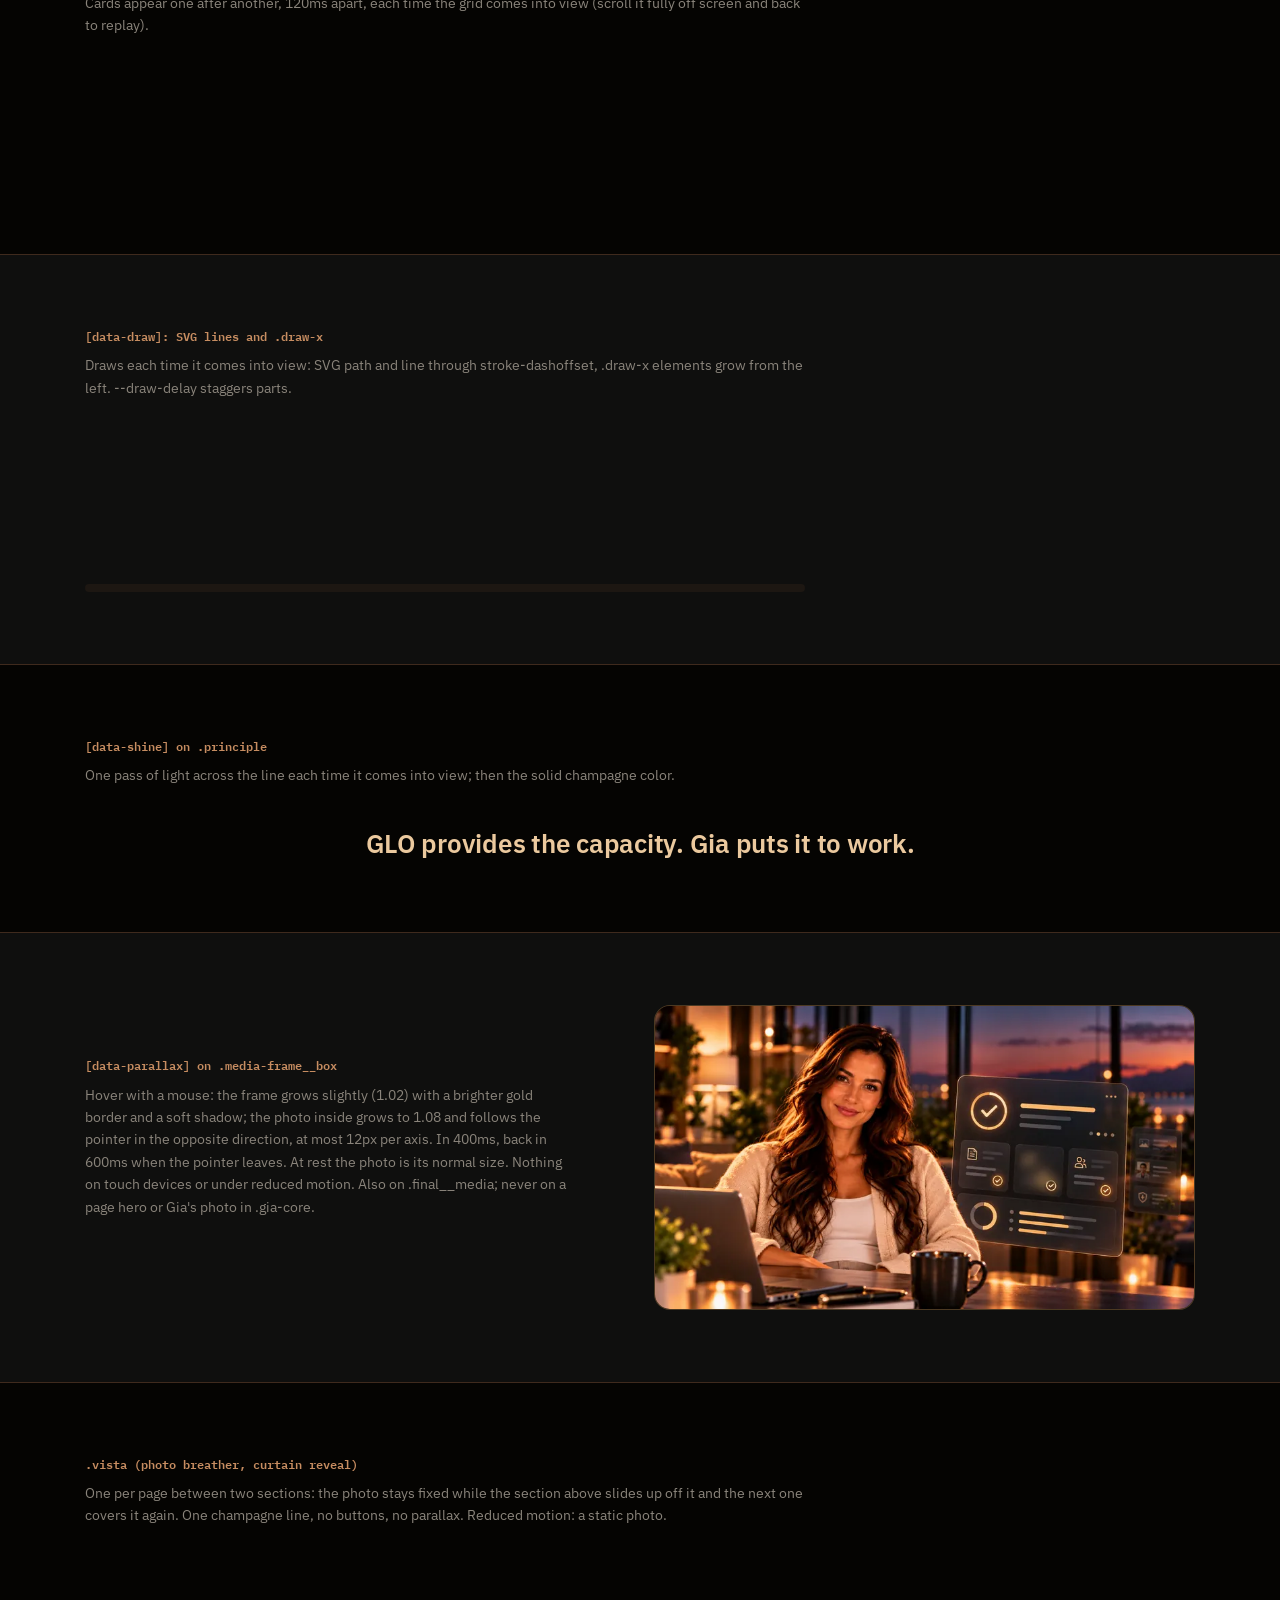
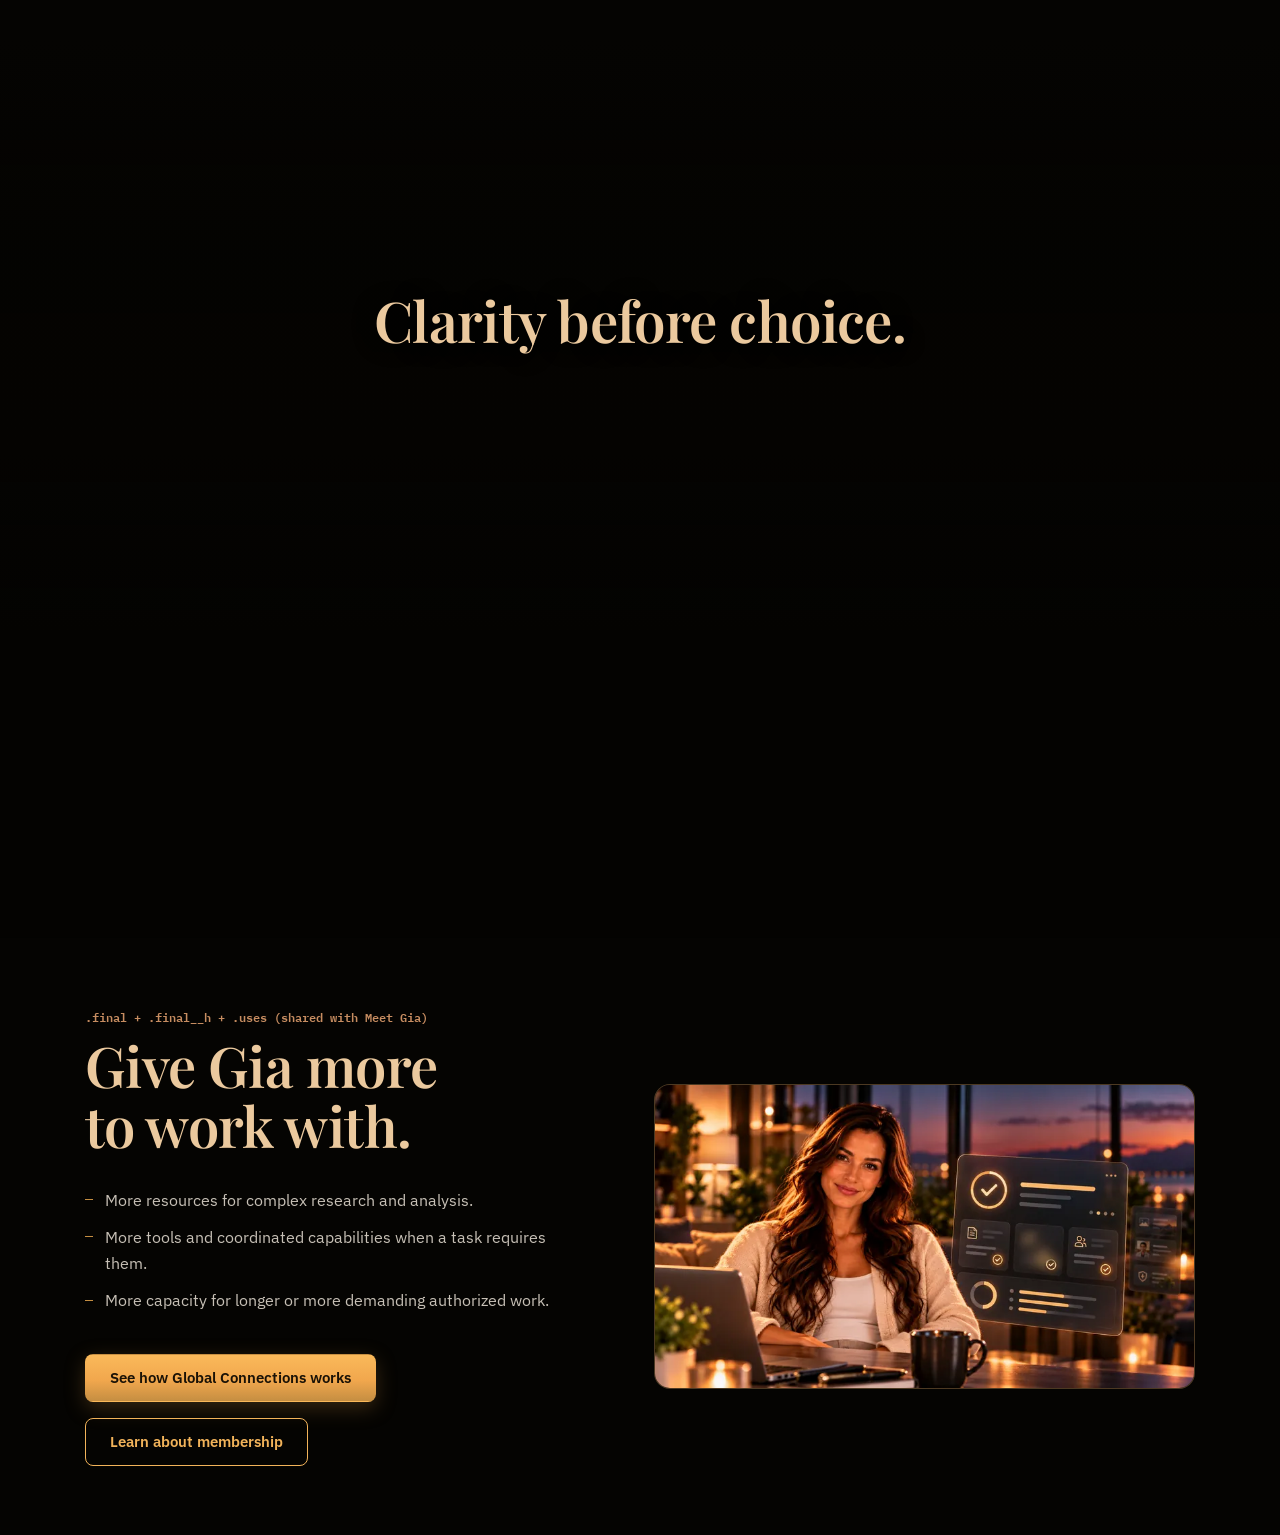
<file: docs/components.html>
<!DOCTYPE html>
<html lang="en">
<head>
<meta charset="utf-8">
<meta name="viewport" content="width=device-width, initial-scale=1, viewport-fit=cover">
<meta name="robots" content="noindex">
<title>Gia site — components</title>
<link rel="preconnect" href="https://fonts.googleapis.com">
<link rel="preconnect" href="https://fonts.gstatic.com" crossorigin>
<link href="https://fonts.googleapis.com/css2?family=IBM+Plex+Mono:wght@500;600&amp;family=IBM+Plex+Sans:wght@400;500;600;700&amp;family=Playfair+Display:wght@500;600;700&amp;display=swap" rel="stylesheet">
<link rel="icon" href="../assets/logo/favicon-32.png" sizes="32x32" type="image/png">
<link rel="stylesheet" href="../css/tokens.css">
<link rel="stylesheet" href="../css/base.css">
<link rel="stylesheet" href="../css/components.css">
<style>
  /* Reference page only: labels each example with its component name. Not part of the site. */
  .sg-head { padding: 48px 0 24px; border-bottom: 1px solid var(--gp-line); }
  .sg-head h1 { margin: 0; font-size: 32px; font-weight: 700; }
  .sg-head p { margin: 12px 0 0; color: var(--gp-text-2); max-width: 720px; }
  .sg { padding-block: 72px; border-bottom: 1px solid var(--gp-line); }
  .sg__name { margin: 0 0 8px; font-family: var(--font-mono); font-size: 12px; font-weight: 600; color: var(--gp-copper); }
  .sg__use { margin: 0 0 40px; font-size: 14px; color: var(--gp-text-muted); max-width: 720px; }
  .sg .page-hero { padding: 0; }
  .sg .h2 { margin-bottom: 40px; }
</style>
</head>
<body class="no-js">
<main id="main">
<div class="container sg-head">
  <h1>Shared components</h1>
  <p>Reference for stage 3: every shared component with real copy from the wireframes. Classes live in <code>css/components.css</code>, behavior in <code>js/components.js</code>, rules in <code>docs/GIA-SITE-DESIGN-SYSTEM.md</code> section 9. Status labels below are examples until the product team confirms them.</p>
</div>

<section class="sg" style="padding:0">
  <div class="container" style="padding-block:48px 24px">
    <p class="sg__name">.page-hero (text left) and .page-hero--center, with .principle</p>
    <p class="sg__use">Hero of Introducing GLO, Global Connections and How GLO Works: the image or video fills the screen; the text sits on the left (darkened from the left) or in the center (evenly dimmed). On phones the text moves to the bottom over a stronger fade.</p>
  </div>
  <div class="page-hero" style="min-height:720px;padding-top:96px">
    <div class="page-hero__media" style="--focus: 50% 45%"><img src="../assets/images/hero-glo-still.webp" width="1280" height="720" alt=""></div>
    <div class="container"><div class="page-hero__text">
      <p class="eyebrow">Introducing GLO™</p>
      <h1 class="page-hero__title">Give Gia more capability.</h1>
      <p class="lead">GLO gives Gia access to additional Glonari resources and capabilities so she can do more for you.</p>
      <p class="principle">GLO provides the capacity. Gia puts it to work.</p>
      <div class="btn-row btn-row--stack"><a class="btn btn--primary" href="#hub">See what GLO adds</a><a class="btn btn--secondary" href="#steps">Explore Global Connections</a></div>
    </div></div>
  </div>
  <div class="page-hero page-hero--center" style="min-height:720px;padding-top:96px">
    <div class="page-hero__media" style="--focus: 50% 40%"><img src="../assets/images/hero-gc-1600.webp" width="1600" height="900" alt=""></div>
    <div class="container"><div class="page-hero__text">
      <p class="eyebrow">Global Connections®</p>
      <h2 class="page-hero__title">The work moves. Your GLO doesn’t.</h2>
      <p class="lead">Gia can help you find qualifying work, review the terms and complete authorized projects using your available GLO capacity.</p>
      <div class="btn-row btn-row--stack"><a class="btn btn--primary" href="#steps">See how a project works</a><a class="btn btn--secondary" href="#steps">Review an example project</a></div>
    </div></div>
  </div>
</section>

<section class="sg section--deep">
  <div class="container">
    <p class="sg__name">.badge</p>
    <p class="sg__use">Capability status on every page, plus a plain label for "Illustrative".</p>
    <div class="btn-row" style="gap:12px">
      <span class="badge badge--now">Available now</span><span class="badge badge--approval">With approval</span><span class="badge badge--next">Coming next</span><span class="badge badge--vision">Vision</span><span class="badge badge--plain">Illustrative</span>
    </div>
  </div>
</section>

<section class="sg" id="hub">
  <div class="container">
    <p class="sg__name">.hub</p>
    <p class="sg__use">Introducing GLO, section 02. Every node is a real resource category; Gia is the center that decides how to use them.</p>
    <h2 class="h2">AI is powerful. More demanding work requires more resources.</h2>
    <div class="hub" data-pulse="hub">
      <ul class="hub__side hub__side--left">
        <li class="hub__node"><span class="hub__name">Compute</span><span class="hub__desc">Processing capacity for more sophisticated tasks.</span></li>
        <li class="hub__node"><span class="hub__name">Models</span><span class="hub__desc">AI selected for different kinds of work.</span></li>
        <li class="hub__node"><span class="hub__name">Tools</span><span class="hub__desc">Specialized software, services and capabilities.</span></li>
      </ul>
      <div class="hub__core gia-core"><div class="gia-core__photo"><picture><source srcset="../assets/images/gia.webp" type="image/webp"><img src="../assets/images/gia.png" alt="Gia" width="400" height="400" loading="lazy" decoding="async"></picture></div><p class="gia-core__plate"><span class="gia-core__name">Gia</span><span class="gia-core__sub">decides how to use them</span></p></div>
      <ul class="hub__side hub__side--right">
        <li class="hub__node"><span class="hub__name">Agents</span><span class="hub__desc">Additional AI resources for coordinated work.</span></li>
        <li class="hub__node"><span class="hub__name">Research</span><span class="hub__desc">Gathering, organizing and analyzing information.</span></li>
        <li class="hub__node"><span class="hub__name">Execution</span><span class="hub__desc">Moving authorized work toward completion.</span></li>
      </ul>
    </div>
  </div>
</section>

<section class="sg section--deep">
  <div class="container">
    <p class="sg__name">.flow with .is-key + .flow__icon + .principle--center</p>
    <p class="sg__use">Introducing GLO, section 03. Gia's node is larger than GLO's. Node icons: 24px line icons (assets/art/flow-*.svg, inline), Gia's node shows her photo (.flow__icon--gia); in a .flow[data-draw] they draw with the arrows.</p>
    <h2 class="h2">GLO is access to more resources — not a second AI.</h2>
    <ol class="flow">
      <li class="flow__node"><svg class="flow__icon" width="24" height="24" viewBox="0 0 24 24" fill="none" stroke="currentColor" stroke-width="1.5" stroke-linecap="round" stroke-linejoin="round" aria-hidden="true" focusable="false"><circle cx="12" cy="8" r="3.5" vector-effect="non-scaling-stroke"/><path d="M5 20c0-3.9 3.1-7 7-7s7 3.1 7 7" vector-effect="non-scaling-stroke"/></svg><span class="flow__title">You</span><span class="flow__sub">set the goal</span></li>
      <li class="flow__node"><svg class="flow__icon" width="24" height="24" viewBox="0 0 24 24" fill="none" stroke="currentColor" stroke-width="1.5" stroke-linecap="round" stroke-linejoin="round" aria-hidden="true" focusable="false"><circle cx="12" cy="12" r="4" vector-effect="non-scaling-stroke"/><path d="M20 12A8 8 0 1 1 12 4" vector-effect="non-scaling-stroke"/></svg><span class="flow__title">GLO</span><span class="flow__sub">makes capacity available</span></li>
      <li class="flow__node is-key"><div class="flow__icon flow__icon--gia" aria-hidden="true"><div class="gia-core"><div class="gia-core__photo"><picture><source srcset="../assets/images/gia.webp" type="image/webp"><img src="../assets/images/gia.png" alt="" width="400" height="400" loading="lazy" decoding="async"></picture></div></div></div><span class="flow__title">Gia</span><span class="flow__sub">plans, selects resources, coordinates</span></li>
      <li class="flow__node is-end"><svg class="flow__icon" width="24" height="24" viewBox="0 0 24 24" fill="none" stroke="currentColor" stroke-width="1.5" stroke-linecap="round" stroke-linejoin="round" aria-hidden="true" focusable="false"><rect x="6" y="4" width="12" height="16" rx="2" vector-effect="non-scaling-stroke"/><path d="M9 8.5H15" vector-effect="non-scaling-stroke"/><path d="M9 12H15" vector-effect="non-scaling-stroke"/><path d="M10 15.5l1.5 1.5 3-3" vector-effect="non-scaling-stroke"/></svg><span class="flow__title">Result</span><span class="flow__sub">a useful outcome, for your review</span></li>
    </ol>
    <p class="principle principle--center" style="margin-top:48px">GLO isn’t the intelligence. Gia is.</p>
  </div>
</section>

<section class="sg">
  <div class="container">
    <p class="sg__name">.cards.cards--4 + .card--flex + .card__head + .card__example</p>
    <p class="sg__use">Introducing GLO, section 04. One concrete example and a status on each card; no compensation figures.</p>
    <div class="cards cards--4">
      <article class="card card--flex"><div class="card__head"><h3 class="h4">Personal capability</h3><span class="badge badge--next">Coming next</span></div><p class="small">Gia can take on more of the work around a goal.</p><p class="card__example"><b>Example</b>Research three markets and prepare a briefing.</p></article>
      <article class="card card--flex"><div class="card__head"><h3 class="h4">Economic utility</h3><span class="badge badge--vision">Vision</span></div><p class="small">Where qualifying programs apply, Gia may help save money and identify opportunities.</p><p class="card__example"><b>Example</b>Compare service plans and flag a cheaper option.</p></article>
      <article class="card card--flex"><div class="card__head"><h3 class="h4">Glonari experiences</h3><span class="badge badge--next">Coming next</span></div><p class="small">Other Glonari services brought into a task when relevant and permitted.</p><p class="card__example"><b>Example</b>Explore homes and their monthly cost with Homes.</p></article>
      <article class="card card--flex card--key"><div class="card__head"><h3 class="h4">Global Connections®</h3><span class="badge badge--next">Coming next</span></div><p class="small">Gia can identify, explain and track qualifying work opportunities. You decide.</p><a class="card__link" href="#steps">Learn more</a></article>
    </div>
  </div>
</section>

<section class="sg section--deep" id="steps">
  <div class="container">
    <p class="sg__name">.steps-line (.is-you marks the member's steps)</p>
    <p class="sg__use">Introducing GLO, section 07: a five-step preview.</p>
    <h2 class="h2">The work moves. The GLO doesn’t.</h2>
    <ol class="steps-line">
      <li class="steps-line__item"><span class="steps-line__label">Gia identifies a qualifying project</span><span class="steps-line__who">Gia</span></li>
      <li class="steps-line__item is-you"><span class="steps-line__label">You review the terms</span><span class="steps-line__who">You</span></li>
      <li class="steps-line__item is-you"><span class="steps-line__label">You choose whether to participate</span><span class="steps-line__who">You</span></li>
      <li class="steps-line__item is-you"><span class="steps-line__label">You authorize Gia</span><span class="steps-line__who">You</span></li>
      <li class="steps-line__item"><span class="steps-line__label">Gia performs and tracks the work</span><span class="steps-line__who">Gia</span></li>
    </ol>
  </div>
</section>

<section class="sg">
  <div class="container">
    <p class="sg__name">.flow + .flow-keep</p>
    <p class="sg__use">Global Connections, section 06. The ownership bar stays pinned under the whole sequence.</p>
    <h2 class="h2">Useful work is the outcome.</h2>
    <ol class="flow">
      <li class="flow__node"><span class="flow__title">Member A</span><span class="flow__sub">requests the work</span></li>
      <li class="flow__node"><span class="flow__title">Member B</span><span class="flow__sub">authorizes their Gia</span></li>
      <li class="flow__node"><span class="flow__title">B’s GLO</span><span class="flow__sub">capacity supports the work</span></li>
      <li class="flow__node is-key"><span class="flow__title">Gia</span><span class="flow__sub">performs the project</span></li>
      <li class="flow__node"><span class="flow__title">Deliverable</span><span class="flow__sub">returns to Member A</span></li>
      <li class="flow__node is-end"><span class="flow__title">Member A</span><span class="flow__sub">pays under the project terms</span></li>
    </ol>
    <p class="flow-keep">Member B keeps their GLO the whole time</p>
    <p class="flow-keep flow-keep--change">.flow-keep--change: the GLO gets a new owner (hollow copper ring)</p>
  </div>
</section>

<section class="sg section--deep">
  <div class="container">
    <p class="sg__name">.flow + .flow-return (cycle) + .flow-keep</p>
    <p class="sg__use">How GLO Works, section 03. Set --n to the number of nodes. No amounts in the cycle.</p>
    <h2 class="h2">The project can end without the GLO ending.</h2>
    <ol class="flow" style="--n:5">
      <li class="flow__node is-end"><span class="flow__title">Available</span></li>
      <li class="flow__node"><span class="flow__title">Assigned to a project</span></li>
      <li class="flow__node"><span class="flow__title">Work in progress</span></li>
      <li class="flow__node"><span class="flow__title">Project complete</span></li>
      <li class="flow__node is-end"><span class="flow__title">Available again</span></li>
    </ol>
    <div class="flow-return" style="--n:5"><span class="flow-return__label">Capacity may become available again</span></div>
    <p class="flow-keep" style="margin-top:32px">You hold your GLO the whole time</p>
  </div>
</section>

<section class="sg">
  <div class="container" style="max-width:960px">
    <p class="sg__name">.accordion + details.acc (name="glo-options")</p>
    <p class="sg__use">Introducing GLO, section 06. Opening one option closes the others; Use is open by default.</p>
    <h2 class="h2">Capacity can be used in different qualifying ways.</h2>
    <div class="accordion">
      <details class="acc" name="glo-options" open><summary class="acc__sum">Use<span class="acc__icon" aria-hidden="true"></span></summary><div class="acc__body"><p class="small">Make qualifying GLO capacity available to your Gia for your own needs.</p><p class="owner owner--keep">You keep your GLO</p></div></details>
      <details class="acc" name="glo-options"><summary class="acc__sum">Put it to work<span class="acc__icon" aria-hidden="true"></span></summary><div class="acc__body"><p class="small">Authorize your Gia to perform a qualifying Global Connections project. The work moves; you retain the GLO.</p><p class="owner owner--keep">You keep your GLO</p></div></details>
      <details class="acc" name="glo-options"><summary class="acc__sum">Support <span class="badge badge--next">Coming next</span><span class="acc__icon" aria-hidden="true"></span></summary><div class="acc__body"><p class="small">Where program terms permit, qualifying GLO may support another member’s qualifying access or experience.</p><p class="owner owner--terms">Defined by program terms</p></div></details>
      <details class="acc" name="glo-options"><summary class="acc__sum">Transfer<span class="acc__icon" aria-hidden="true"></span></summary><div class="acc__body"><p class="small">Where available, qualifying GLO may be independently transferred through decentralized secondary markets.</p><p class="owner owner--change">Ownership changes when the GLO transfers</p></div></details>
    </div>
  </div>
</section>

<section class="sg section--deep">
  <div class="container">
    <p class="sg__name">.options + article.option + .owner</p>
    <p class="sg__use">How GLO Works, section 04. Same names and order as the accordion. Details open on demand.</p>
    <h2 class="h2">Different needs. Same GLO.</h2>
    <div class="options">
      <article class="option"><div class="option__head"><h3 class="option__name">Use</h3></div><p class="small">Make qualifying capacity available to Gia for your own personal or economic needs.</p>
        <details class="option__more"><summary>Details</summary><dl><dt>Ownership</dt><dd>You keep your GLO.</dd><dt>Value</dt><dd>You receive the result of Gia’s work.</dd></dl></details>
        <p class="owner owner--keep">GLO stays with you</p></article>
      <article class="option"><div class="option__head"><h3 class="option__name">Put it to work</h3></div><p class="small">Authorize Gia to perform qualifying work another member needs completed through Global Connections.</p>
        <details class="option__more"><summary>Details</summary><dl><dt>Ownership</dt><dd>You keep your GLO.</dd><dt>Value</dt><dd>The requester receives the deliverable and pays for the work; you receive project compensation under its terms.</dd></dl></details>
        <p class="owner owner--keep">GLO stays with you</p></article>
      <article class="option option--conditional"><div class="option__head"><h3 class="option__name">Support</h3><span class="badge badge--next">Coming next</span></div><p class="small">Where program terms permit, qualifying GLO may support another member’s qualifying access or experience.</p>
        <details class="option__more"><summary>Details</summary><dl><dt>Ownership and value</dt><dd>Defined by the applicable program terms.</dd></dl></details>
        <p class="owner owner--terms">Defined by terms</p></article>
      <article class="option"><div class="option__head"><h3 class="option__name">Transfer</h3></div><p class="small">Where available, GLO itself may be independently transferred through decentralized secondary markets.</p>
        <details class="option__more"><summary>Details</summary><dl><dt>Ownership</dt><dd>Changes when the GLO transfers.</dd><dt>Value</dt><dd>Market participants determine the price.</dd></dl></details>
        <p class="owner owner--change">GLO gets a new owner</p></article>
    </div>
    <p class="caption" style="margin-top:24px;text-align:center">After a project, capacity may become available again.</p>
  </div>
</section>

<section class="sg">
  <div class="container">
    <p class="sg__name">.terms (inside .glass) and .approval with an activity log</p>
    <p class="sg__use">Global Connections, sections 04 and 07. Authorization refuses while a term is unreviewed, then asks for an explicit confirmation and writes to the activity history. One total per project, labeled Illustrative.</p>
    <div class="split" style="align-items:start">
      <div class="glass terms">
        <div class="terms__head"><p class="terms__title">Business-intelligence project</p><span class="badge badge--plain">Illustrative</span></div>
        <dl class="terms__list">
          <div class="terms__row"><dt>Scope</dt><dd>Research three logistics markets and their main competitors.</dd></div>
          <div class="terms__row"><dt>Deliverable</dt><dd>A sourced briefing and a six-slide presentation.</dd></div>
          <div class="terms__row"><dt>Milestones</dt><dd>Source list, draft findings, final briefing. You review each.</dd></div>
          <div class="terms__row"><dt>Duration</dt><dd>About three weeks</dd></div>
          <div class="terms__row"><dt>Capacity</dt><dd>Qualifying GLO capacity as defined in the project terms</dd></div>
          <div class="terms__row terms__row--total"><dt>Total for the project</dt><dd>To be set with the legal team</dd></div>
        </dl>
        <p class="caption terms__note">This is an illustration of project compensation — not income paid simply for holding GLO.</p>
      </div>
      <div style="display:grid;gap:24px">
        <div class="glass approval is-active" data-approval data-log="#sg-log" data-subject="the business-intelligence project">
          <p class="approval__title">Before Gia begins</p>
          <ul class="approval__list">
            <li class="approval__item"><label><input class="approval__check" type="checkbox" checked><span class="approval__label">Scope and deliverable</span></label><span data-state></span></li>
            <li class="approval__item"><label><input class="approval__check" type="checkbox" checked><span class="approval__label">Required capacity</span></label><span data-state></span></li>
            <li class="approval__item"><label><input class="approval__check" type="checkbox" checked><span class="approval__label">Duration and your review points</span></label><span data-state></span></li>
            <li class="approval__item"><label><input class="approval__check" type="checkbox"><span class="approval__label">Compensation and early-termination terms</span></label><span data-state></span></li>
          </ul>
          <div class="approval__actions"><button class="btn btn--primary btn--sm" type="button" data-approval-authorize>Authorize Gia</button><button class="btn btn--ghost btn--sm" type="button" data-approval-decline>Not for me</button></div>
          <div class="approval__confirm" hidden><p>Authorize Gia to start the business-intelligence project under these terms?</p><div class="btn-row" style="gap:8px"><button class="btn btn--primary btn--sm" type="button" data-approval-confirm>Confirm and authorize</button><button class="btn btn--ghost btn--sm" type="button" data-approval-back>Go back</button></div></div>
          <p class="approval__msg" aria-live="polite"></p>
          <button class="btn btn--ghost btn--sm" type="button" data-approval-reset hidden>Start over</button>
        </div>
        <div class="card"><h3 class="h4">Activity history</h3><ul class="log" id="sg-log"><li>Gia found a qualifying project<small>Today</small><span class="status status--working">Recommended</span></li></ul></div>
      </div>
    </div>
  </div>
</section>

<section class="sg section--deep">
  <div class="container">
    <p class="sg__name">.isnot</p>
    <p class="sg__use">Introducing GLO, section 08. Calm and scannable, not legal fine print.</p>
    <h2 class="h2">More capability does not remove your control.</h2>
    <div class="isnot">
      <section class="isnot__col isnot__col--is"><h3 class="h4">What GLO is</h3><ul><li>Access and capacity that Gia can use under applicable terms.</li><li>Glonari’s Membership &amp; Access Token.</li><li>Labeled by status, so you can see what works today.</li></ul></section>
      <section class="isnot__col isnot__col--not"><h3 class="h4">What GLO is not</h3><ul><li>Not the intelligence, and it does not perform the work by itself.</li><li>It does not pay income, interest or yield.</li><li>Transferability does not promise liquidity, resale or appreciation.</li></ul></section>
    </div>
  </div>
</section>

<section class="sg">
  <div class="container" style="max-width:880px">
    <p class="sg__name">.notice</p>
    <p class="sg__use">How GLO Works, section 07.</p>
    <aside class="notice" aria-labelledby="sg-notice"><h3 class="notice__title" id="sg-notice">Important information</h3>
      <ul class="notice__list"><li>Examples are illustrative.</li><li>Compensation is earned through work under applicable project terms.</li><li>GLO itself does not pay income, interest or yield.</li><li>GLO does not guarantee appreciation, liquidity or resale.</li></ul>
      <p class="caption">Capabilities are labeled by status: Available now, With approval, Coming next or Vision.</p></aside>
  </div>
</section>

<section class="sg">
  <div class="container">
    <p class="sg__name">.card__art + [data-spotlight]</p>
    <p class="sg__use">Optional line drawing above the title (96px area, 72px on phones, aligned left, gold through currentColor). It draws itself each time the card comes into view, parts 0.1s apart. The second card has an empty slot, which takes no space. With a mouse, a soft gold glow follows the pointer inside each card. Test drawings only; the real marks come with step 5.</p>
    <p style="margin:0 0 24px"><button class="btn btn--ghost btn--sm" type="button" data-sg-replay="#sg-art">Replay</button></p>
    <div class="cards cards--3" id="sg-art">
      <article class="card card--flex" data-spotlight>
        <div class="card__art"><svg viewBox="0 0 96 96" aria-hidden="true" focusable="false"><circle cx="48" cy="48" r="20"/><path d="M8 48h20M68 48h20M48 8v20M48 68v20"/></svg></div>
        <h3 class="h4">Card with art</h3><p class="small">Inline SVG, 1.5px stroke, transparent background.</p>
      </article>
      <article class="card card--flex" data-spotlight>
        <div class="card__art"></div>
        <h3 class="h4">Card without art</h3><p class="small">The empty slot is not displayed, so the title starts at the top.</p>
      </article>
      <article class="card" data-spotlight>
        <div class="card__art"><svg viewBox="0 0 144 96" aria-hidden="true" focusable="false"><rect x="8" y="24" width="48" height="48" rx="8"/><path d="M64 48h32"/><path d="M90 42l6 6-6 6"/><rect x="104" y="32" width="32" height="32" rx="16"/></svg></div>
        <h3 class="h4">Plain card</h3><p class="small">A wider drawing in a card without .card--flex.</p>
      </article>
    </div>
  </div>
</section>

<section class="sg section--deep">
  <div class="container">
    <p class="sg__name">[data-stagger] on .cards</p>
    <p class="sg__use">Cards appear one after another, 120ms apart, each time the grid comes into view (scroll it fully off screen and back to replay).</p>
    <div class="cards cards--4" data-stagger>
      <article class="card" data-spotlight><h3 class="h4">Use</h3><p class="small">First card.</p></article>
      <article class="card" data-spotlight><h3 class="h4">Put it to work</h3><p class="small">Second card.</p></article>
      <article class="card" data-spotlight><h3 class="h4">Support</h3><p class="small">Third card.</p></article>
      <article class="card" data-spotlight><h3 class="h4">Transfer</h3><p class="small">Fourth card.</p></article>
    </div>
  </div>
</section>

<section class="sg">
  <div class="container">
    <p class="sg__name">[data-draw]: SVG lines and .draw-x</p>
    <p class="sg__use">Draws each time it comes into view: SVG path and line through stroke-dashoffset, .draw-x elements grow from the left. --draw-delay staggers parts.</p>
    <div data-draw style="display:grid;gap:32px;max-width:720px">
      <svg viewBox="0 0 720 80" width="720" height="80" style="width:100%;height:auto;stroke:var(--gp-gold-mid);fill:none;stroke-width:1.5" aria-hidden="true" focusable="false">
        <path d="M8 60 H240 Q256 60 256 44 V36 Q256 20 272 20 H712"/>
        <line x1="8" y1="76" x2="712" y2="76" style="--draw-delay:.3s;stroke:var(--gp-line)"/>
      </svg>
      <div class="draw-x" style="height:1px;background:var(--gp-gold-mid)"></div>
      <div style="height:8px;border-radius:999px;background:var(--gp-surface-2)"><div class="draw-x" style="--draw-delay:.2s;width:60%;height:100%;border-radius:inherit;background:var(--gp-gold-mid)"></div></div>
    </div>
  </div>
</section>

<section class="sg section--deep">
  <div class="container">
    <p class="sg__name">[data-shine] on .principle</p>
    <p class="sg__use">One pass of light across the line each time it comes into view; then the solid champagne color.</p>
    <p class="principle principle--center" data-shine>GLO provides the capacity. Gia puts it to work.</p>
  </div>
</section>

<section class="sg">
  <div class="container final">
    <div>
      <p class="sg__name">[data-parallax] on .media-frame__box</p>
      <p class="sg__use">Hover with a mouse: the frame grows slightly (1.02) with a brighter gold border and a soft shadow; the photo inside grows to 1.08 and follows the pointer in the opposite direction, at most 12px per axis. In 400ms, back in 600ms when the pointer leaves. At rest the photo is its normal size. Nothing on touch devices or under reduced motion. Also on .final__media; never on a page hero or Gia's photo in .gia-core.</p>
    </div>
    <figure class="media-frame" style="--ratio:16/9">
      <div class="media-frame__box" data-parallax>
        <picture>
          <source type="image/webp" srcset="../assets/images/final-glo-800.webp 800w, ../assets/images/final-glo-1600.webp 1600w" sizes="(max-width: 960px) 100vw, 560px">
          <img src="../assets/images/final-glo-1600.jpg" srcset="../assets/images/final-glo-800.jpg 800w, ../assets/images/final-glo-1600.jpg 1600w" sizes="(max-width: 960px) 100vw, 560px" width="1600" height="900" loading="lazy" decoding="async" alt="">
        </picture>
      </div>
    </figure>
  </div>
</section>

<section class="sg section--deep">
  <div class="container">
    <p class="sg__name">.vista (photo breather, curtain reveal)</p>
    <p class="sg__use">One per page between two sections: the photo stays fixed while the section above slides up off it and the next one covers it again. One champagne line, no buttons, no parallax. Reduced motion: a static photo.</p>
  </div>
</section>
<section class="vista">
  <picture class="vista__media" data-vista>
    <source type="image/webp" data-srcset="../assets/images/vista-hgw-800.webp 800w, ../assets/images/vista-hgw-1600.webp 1600w, ../assets/images/vista-hgw-2400.webp 2400w" sizes="(max-aspect-ratio: 16/9) 178vh, 100vw">
    <img data-src="../assets/images/vista-hgw-1600.jpg" data-srcset="../assets/images/vista-hgw-800.jpg 800w, ../assets/images/vista-hgw-1600.jpg 1600w, ../assets/images/vista-hgw-2400.jpg 2400w" sizes="(max-aspect-ratio: 16/9) 178vh, 100vw" width="2400" height="1350" alt="" loading="lazy" decoding="async">
  </picture>
  <noscript><picture class="vista__media">
    <source type="image/webp" srcset="../assets/images/vista-hgw-800.webp 800w, ../assets/images/vista-hgw-1600.webp 1600w, ../assets/images/vista-hgw-2400.webp 2400w" sizes="(max-aspect-ratio: 16/9) 178vh, 100vw">
    <img src="../assets/images/vista-hgw-1600.jpg" srcset="../assets/images/vista-hgw-800.jpg 800w, ../assets/images/vista-hgw-1600.jpg 1600w, ../assets/images/vista-hgw-2400.jpg 2400w" sizes="(max-aspect-ratio: 16/9) 178vh, 100vw" width="2400" height="1350" alt="" loading="lazy" decoding="async">
  </picture></noscript>
  <p class="vista__line reveal">Clarity before choice.</p>
</section>

<section class="sg section--deep">
  <div class="container final">
    <div>
      <p class="sg__name">.final + .final__h + .uses (shared with Meet Gia)</p>
      <h2 class="final__h">Give Gia more to work with.</h2>
      <ul class="uses"><li>More resources for complex research and analysis.</li><li>More tools and coordinated capabilities when a task requires them.</li><li>More capacity for longer or more demanding authorized work.</li></ul>
      <div class="btn-row btn-row--stack" style="margin-top:40px"><a class="btn btn--primary" href="#main">See how Global Connections works</a><a class="btn btn--secondary" href="#main">Learn about membership</a></div>
    </div>
    <figure class="media-frame" style="--ratio: 16 / 9">
      <div class="media-frame__box">
        <picture>
          <source type="image/webp" srcset="../assets/images/final-glo-800.webp 800w, ../assets/images/final-glo-1600.webp 1600w" sizes="(max-width: 960px) 100vw, 560px">
          <img src="../assets/images/final-glo-1600.jpg" srcset="../assets/images/final-glo-800.jpg 800w, ../assets/images/final-glo-1600.jpg 1600w" sizes="(max-width: 960px) 100vw, 560px" width="1600" height="900" loading="lazy" decoding="async" alt="Gia at her desk in the evening, beside a workspace panel showing completed work">
        </picture>
      </div>
    </figure>
  </div>
</section>
</main>
<script src="../js/site.js"></script>
<script src="../js/components.js"></script>
<script>
  /* Reference page only: Replay redraws the card art in the target block (silent reset, then draw). */
  document.querySelectorAll('[data-sg-replay]').forEach((btn) => btn.addEventListener('click', () => {
    const arts = document.querySelectorAll(btn.dataset.sgReplay + ' .card__art.draw-on');
    arts.forEach((a) => a.classList.remove('is-drawn'));
    void document.body.offsetWidth;
    arts.forEach((a) => a.classList.add('is-drawn'));
  }));
</script>
</body>
</html>
</file>
<file: css/tokens.css>
/* Gia site — design tokens.
   Colors: docs/GLONARI_PULSE_COLORS.md. Type, spacing, layout, motion: docs/GIA-SITE-DESIGN-SYSTEM.md. */
:root {
  color-scheme: dark;
  /* Background & surfaces */
  --gp-black: #050402; --gp-bg: #0F0F0E; --gp-surface: #171514; --gp-surface-2: #1D1712;
  --gp-warm-dark: #251D16; --gp-line: #3F2A1D;
  --gp-glass: rgba(20, 17, 14, 0.62);
  --gp-glass-border: rgba(242, 179, 90, 0.22);
  --gp-glass-border-active: rgba(242, 179, 90, 0.55);
  /* Glonari gold */
  --gp-gold-glow: #FAB95A; --gp-gold: #F2B35A; --gp-gold-warm: #F1A74D; --gp-gold-mid: #C58E42;
  --gp-gold-deep: #966B32; --gp-gold-dark: #604119; --gp-champagne: #EBC99E; --gp-copper: #C78D61;
  /* Text */
  --gp-text: #F6F0E7; --gp-white: #FFFFFF; --gp-text-2: #C7C0B6; --gp-text-muted: #8A847B; --gp-on-gold: #1A1206;
  /* Data colors */
  --gp-green: #2EDB8C; --gp-blue: #2F8CF0; --gp-teal: #1EC8E0; --gp-violet: #A35CE0; --gp-warning: #C3734E;
  /* Effects */
  --gp-btn-gradient: linear-gradient(180deg, #FAB95A 0%, #F1A74D 55%, #C58E42 100%);
  --gp-power-glow: 0 0 40px rgba(250, 185, 90, 0.35);

  /* Type (DS) */
  --font-display: "Playfair Display", Georgia, "Times New Roman", serif;
  --font-ui: "IBM Plex Sans", system-ui, -apple-system, "Segoe UI", Roboto, sans-serif;
  --font-mono: "IBM Plex Mono", ui-monospace, SFMono-Regular, Menlo, Consolas, monospace;

  /* Layout (DS) */
  --container-max: 1200px;
  --page-pad: clamp(24px, 3.5vw, 48px);
  --section-pad: clamp(96px, 11vw, 160px);
  --section-pad-compact: clamp(72px, 8vw, 96px);
  --grid-gap: clamp(48px, 6vw, 96px);
  --header-row: 72px;                                   /* level 1: brand, pages, CTA */
  --subnav-h: 44px;                                     /* level 2: sections of this page */
  --header-h: calc(var(--header-row) + var(--subnav-h)); /* total fixed header; level 2 hides at 1100px and below */
  --ease: cubic-bezier(.22, .61, .36, 1);

  box-sizing: border-box;
  padding-top: env(safe-area-inset-top, 0px);
  padding-bottom: env(safe-area-inset-bottom, 0px);
}
@media (max-width: 1100px) { :root { --header-h: var(--header-row); } }
@media (max-width: 768px) { :root { --header-row: 64px; --page-pad: 24px; } }
@media (max-width: 480px) { :root { --page-pad: 20px; } }
</file>
<file: css/base.css>
/* Gia site — base: reset, type, sections, buttons, reveal. Shared by every page. */
*, *::before, *::after { box-sizing: inherit; }
html {
  background: var(--gp-bg);
  scroll-padding-top: calc(var(--header-h) + env(safe-area-inset-top, 0px));
  scroll-behavior: smooth;
  -webkit-text-size-adjust: 100%;
}
body {
  margin: 0; background: var(--gp-bg); color: var(--gp-text);
  font-family: var(--font-ui); font-size: 16px; line-height: 1.6;
  -webkit-font-smoothing: antialiased; overflow-x: clip;
}
img, canvas { max-width: 100%; display: block; }
a { color: inherit; }
button { font: inherit; color: inherit; }
:focus-visible { outline: 2px solid var(--gp-gold); outline-offset: 3px; border-radius: 4px; }
[hidden] { display: none !important; }
.sr-only { position: absolute; width: 1px; height: 1px; overflow: hidden; clip: rect(0 0 0 0); white-space: nowrap; }

.container { width: min(100%, var(--container-max)); margin-inline: auto; padding-inline: var(--page-pad); }


/* ===== Type ===== */
.eyebrow {
  font-family: var(--font-mono); font-size: 12px; font-weight: 600; line-height: 1.2;
  letter-spacing: .10em; text-transform: uppercase; color: var(--gp-copper); margin: 0 0 16px;
}
.h2 { font-size: clamp(32px, 4vw, 48px); font-weight: 700; line-height: 1.10; letter-spacing: -0.02em; margin: 0; color: var(--gp-text); text-wrap: balance; }
.h3 { font-size: clamp(20px, 2vw, 28px); font-weight: 600; line-height: 1.2; letter-spacing: -0.01em; margin: 0; }
.h4 { font-size: 18px; font-weight: 600; line-height: 1.3; margin: 0; }
.lead { font-size: clamp(18px, 1.8vw, 22px); line-height: 1.65; color: var(--gp-text-2); margin: 24px 0 0; max-width: 560px; }
.body { font-size: clamp(17px, 1.4vw, 20px); line-height: 1.7; color: var(--gp-text-2); margin: 0; }
.small { font-size: 15px; line-height: 1.6; color: var(--gp-text-2); margin: 0; }
.caption { font-size: 13px; line-height: 1.55; color: var(--gp-text-muted); margin: 0; }
.mono { font-family: var(--font-mono); }

/* ===== Sections ===== */
.section { padding-block: var(--section-pad); position: relative; }
.section--glow { background: radial-gradient(ellipse at 70% 0%, rgba(241, 167, 77, 0.14), transparent 60%), var(--gp-bg); }
.section--deep { background: var(--gp-black); }
.head--center { max-width: 720px; margin-inline: auto; text-align: center; }
.head--center .lead { margin-inline: auto; }
.gap-major { margin-top: clamp(64px, 7vw, 96px); }
@media (max-width: 768px) { .section { padding-block: clamp(72px, 14vw, 96px); } }

.section--compact { padding-block: var(--section-pad-compact); }
@media (max-width: 768px) { .section--compact { padding-block: 72px; } }

/* ===== Buttons ===== */
.btn {
  display: inline-flex; align-items: center; justify-content: center; gap: 8px;
  min-height: 48px; padding: 0 24px; border-radius: 8px; border: 1px solid transparent;
  font-family: var(--font-ui); font-size: 15px; font-weight: 600; text-decoration: none; cursor: pointer;
  transition: box-shadow .25s var(--ease), background-color .25s var(--ease), border-color .25s var(--ease), color .25s var(--ease);
  white-space: nowrap;
}
.btn--primary { background: var(--gp-btn-gradient); color: var(--gp-on-gold); box-shadow: 0 6px 20px rgba(150, 107, 50, 0.35); }
.btn--primary:hover { box-shadow: var(--gp-power-glow); }
.btn--secondary { background: transparent; border-color: var(--gp-gold); color: var(--gp-gold); }
.btn--secondary:hover { background: rgba(242, 179, 90, 0.08); }
.btn--ghost { background: transparent; border-color: var(--gp-line); color: var(--gp-text-2); }
.btn--ghost:hover { border-color: var(--gp-gold-mid); color: var(--gp-text); }
.btn--sm { min-height: 36px; padding: 0 14px; font-size: 13px; border-radius: 6px; }
.btn-row { display: flex; flex-wrap: wrap; gap: 16px; }
@media (max-width: 768px) { .btn-row--stack { flex-direction: column; } .btn-row--stack .btn { width: 100%; } }

/* ===== Reveal (DS motion: 600ms, 24px) ===== */
.reveal { opacity: 0; transform: translateY(24px); transition: opacity .6s var(--ease), transform .6s var(--ease); }
.reveal.is-in { opacity: 1; transform: none; }
.no-js .reveal { opacity: 1; transform: none; }

@media (prefers-reduced-motion: reduce) {
  html { scroll-behavior: auto; }
  .reveal { opacity: 1; transform: none; transition: none; }
  .btn { transition: none; }
}
</file>
<file: css/components.css>
/* Gia site — shared components: product-UI glass, chat atoms, status, cards, split,
   activity log, status tiers, task workspace. Used on more than one page (or planned to be). */

/* ===== Glass (product UI) ===== */
.glass {
  background: var(--gp-glass);
  -webkit-backdrop-filter: blur(18px); backdrop-filter: blur(18px);
  border: 1px solid var(--gp-glass-border); border-radius: 16px;
}
@supports not ((backdrop-filter: blur(1px)) or (-webkit-backdrop-filter: blur(1px))) { .glass { background: var(--gp-surface); } }
.glass.is-active { border-color: var(--gp-glass-border-active); }

/* Chat atoms reused across mockups */
.bubble { max-width: 88%; padding: 10px 14px; border-radius: 12px; font-size: 14px; line-height: 1.5; }
.bubble--user { margin-left: auto; background: rgba(246, 240, 231, 0.08); border: 1px solid rgba(246, 240, 231, 0.10); color: var(--gp-text); border-bottom-right-radius: 4px; }
.bubble--gia { background: rgba(242, 179, 90, 0.07); border: 1px solid var(--gp-glass-border); color: var(--gp-text); border-bottom-left-radius: 4px; }
.gia-tag { display: flex; align-items: center; gap: 8px; font-size: 12px; color: var(--gp-text-muted); margin-bottom: 6px; }
.gia-dot { width: 18px; height: 18px; border-radius: 50%; background: radial-gradient(circle at 35% 35%, var(--gp-gold-glow), var(--gp-gold-deep)); box-shadow: 0 0 10px rgba(250, 185, 90, .45); flex: none; }
.status { display: inline-flex; align-items: center; gap: 6px; font-family: var(--font-mono); font-size: 11px; font-weight: 500; letter-spacing: .04em; white-space: nowrap; }
.status::before { content: ""; width: 6px; height: 6px; border-radius: 50%; background: currentColor; }
.status--ready { color: var(--gp-gold-mid); }
.status--working { color: var(--gp-blue); }
.status--review { color: var(--gp-warning); }
.status--muted { color: var(--gp-text-muted); }
.msg-in { animation: msgIn .45s var(--ease) both; }
@keyframes msgIn { from { opacity: 0; transform: translateY(10px); } to { opacity: 1; transform: none; } }

/* ===== Card ===== */
.card { background: var(--gp-surface); border: 1px solid var(--gp-line); border-radius: 8px; padding: 28px; }

/* ===== Split ===== */
.split { display: grid; grid-template-columns: minmax(0, 1fr) minmax(0, 1fr); gap: var(--grid-gap); align-items: center; }
.split > * { min-width: 0; }
@media (max-width: 960px) { .split { grid-template-columns: minmax(0, 1fr); gap: 56px; } }

/* ===== Activity history ===== */
.log { list-style: none; margin: 16px 0 0; padding: 0; }
.log li { display: grid; grid-template-columns: minmax(0, 1fr) auto; gap: 4px 16px; padding: 14px 0; border-top: 1px solid var(--gp-line); font-size: 14px; }
.log li small { color: var(--gp-text-muted); font-size: 12px; }
.log li .status { grid-row: 1; grid-column: 2; }
.log li.is-new { animation: msgIn .45s var(--ease) both; }

/* ===== Status tiers (Available now / With approval / Coming next) ===== */
.tiers { display: grid; grid-template-columns: repeat(3, minmax(0, 1fr)); gap: 24px; margin-top: 24px; }
.tier { padding: 28px; }
.tier__name { display: flex; align-items: center; gap: 10px; font-size: 18px; font-weight: 600; margin: 0 0 8px; }
.tier__name::before { content: ""; width: 8px; height: 8px; border-radius: 50%; background: var(--dot); }
@media (max-width: 960px) { .tiers { grid-template-columns: minmax(0, 1fr); } }

/* ===== Task workspace (request + approvals | progress) ===== */
.ws { display: grid; grid-template-columns: minmax(0, .8fr) minmax(0, 1.2fr); overflow: hidden; }
.ws__pane { padding: 28px; min-width: 0; }
.ws__pane + .ws__pane { border-left: 1px solid var(--gp-glass-border); }
.ws__label { font-family: var(--font-mono); font-size: 11px; font-weight: 600; letter-spacing: .1em; text-transform: uppercase; color: var(--gp-copper); margin: 0 0 12px; }
.ws__goal { font-size: 18px; line-height: 1.5; margin: 0 0 28px; }
.appr { list-style: none; margin: 0; padding: 0; display: grid; gap: 8px; }
.appr li { display: flex; justify-content: space-between; align-items: center; gap: 12px; padding: 12px 14px; border: 1px solid var(--gp-line); border-radius: 10px; font-size: 14px; flex-wrap: wrap; }
.tasks { list-style: none; margin: 0 0 24px; padding: 0; }
.tasks li { display: grid; grid-template-columns: minmax(0, 1fr) auto; gap: 4px 16px; padding: 12px 0; border-bottom: 1px solid rgba(63, 42, 29, .7); font-size: 15px; }
.tasks small { color: var(--gp-text-muted); font-size: 12px; }
.tasks .status { grid-row: 1; grid-column: 2; }
.bar { grid-column: 1 / -1; height: 3px; border-radius: 3px; background: var(--gp-line); overflow: hidden; margin-top: 4px; }
.bar i { display: block; height: 100%; width: 62%; background: var(--gp-blue); }
.ws__cols { display: grid; grid-template-columns: minmax(0, 1fr) minmax(0, 1fr); gap: 24px; }
.chips { display: flex; flex-wrap: wrap; gap: 6px; }
.chip { font-size: 12px; padding: 5px 10px; border-radius: 999px; border: 1px solid var(--gp-line); color: var(--gp-text-2); }
.draft { list-style: none; margin: 0; padding: 0; counter-reset: sl; font-size: 13px; color: var(--gp-text-2); }
.draft li { counter-increment: sl; padding: 6px 0; display: flex; gap: 10px; }
.draft li::before { content: counter(sl, decimal-leading-zero); font-family: var(--font-mono); font-size: 11px; color: var(--gp-text-muted); padding-top: 2px; }
.assume { font-size: 13px; color: var(--gp-text-2); margin: 0; padding-left: 12px; border-left: 2px solid var(--gp-warning); }
@media (max-width: 960px) { .ws { grid-template-columns: minmax(0, 1fr); } .ws__pane + .ws__pane { border-left: 0; border-top: 1px solid var(--gp-glass-border); } }
@media (max-width: 600px) { .ws__cols { grid-template-columns: minmax(0, 1fr); } .ws__pane { padding: 22px; } }


/* ===== Tabs (Meet Gia "In action", Global Connections workspace) ===== */
.tabs { display: flex; flex-wrap: wrap; gap: 8px; margin-top: 40px; }
.tab { all: unset; box-sizing: border-box; cursor: pointer; padding: 10px 16px; border-radius: 8px; border: 1px solid var(--gp-line); font-size: 14px; color: var(--gp-text-2); transition: border-color .2s var(--ease), color .2s var(--ease); }
.tab:hover { color: var(--gp-text); }
.tab[aria-selected="true"] { border-color: var(--gp-gold); color: var(--gp-gold); }
.tab:focus-visible { outline: 2px solid var(--gp-gold); outline-offset: 2px; }

/* ===== Final call to action (every page) ===== */
.final { display: grid; grid-template-columns: minmax(0, 1fr) minmax(0, 1.1fr); gap: var(--grid-gap); align-items: center; }
.final > * { min-width: 0; }
.final__h { font-family: var(--font-display); font-size: clamp(36px, 4.5vw, 56px); font-weight: 600; line-height: 1.08; letter-spacing: -0.01em; color: var(--gp-champagne); margin: 0; text-wrap: balance; }
.uses { list-style: none; margin: 32px 0 0; padding: 0; display: grid; gap: 12px; max-width: 520px; }
.uses li { font-size: 16px; color: var(--gp-text-2); padding-left: 20px; position: relative; }
.uses li::before { content: ""; position: absolute; left: 0; top: .7em; width: 8px; height: 1px; background: var(--gp-gold-mid); }
.uses b { color: var(--gp-text); font-weight: 600; }
.final__media { margin: 0; }
.final__img { aspect-ratio: 16 / 9; width: 100%; height: auto; object-fit: cover; border-radius: 16px; border: 1px solid var(--gp-glass-border); background: var(--gp-surface-2); }
.final__media figcaption { margin-top: 12px; }
@media (max-width: 960px) { .final { grid-template-columns: minmax(0, 1fr); gap: 56px; } }

/* ============================================================
   Stage 3 components for Introducing GLO, Global Connections, How GLO Works.
   Catalogue and usage: docs/GIA-SITE-DESIGN-SYSTEM.md section 9; live examples: docs/components.html
   ============================================================ */

/* ===== Page hero (pages 2-4): full-screen image or video, text over a darkened side or center =====
   .page-hero            text on the left, the image darkened from the left
   .page-hero--right     text on the right, the image darkened from the right (subject on the left)
   .page-hero--center    text centered, the image dimmed evenly
   Media fills the screen behind the fixed header; --focus sets object-position. */
.page-hero {
  position: relative; isolation: isolate; overflow: hidden; display: flex; align-items: center;
  min-height: max(640px, 100svh); padding-top: calc(var(--header-h) + 48px); padding-bottom: 96px;
  background: var(--gp-black);
}
.page-hero__media { position: absolute; inset: 0; z-index: -2; margin: 0; }
.page-hero__media > picture { display: contents; }
.page-hero__media > img, .page-hero__media > picture > img, .page-hero__media > video { width: 100%; height: 100%; object-fit: cover; object-position: var(--focus, 50% 50%); display: block; }
/* --below-header: the media starts below the solid fixed header, so a subject at the top of the frame (a head) is
   never hidden under it; pair it with a --focus near the top (e.g. 30% 10%) so any excess is cropped from the bottom. */
.page-hero--below-header .page-hero__media { top: var(--header-h); }
.page-hero__media--placeholder { background: radial-gradient(ellipse at 68% 40%, rgba(241, 167, 77, .16), transparent 60%), var(--gp-black); }
/* Darkening: strongest behind the text, fading toward the subject; a soft fade into the next section. */
.page-hero::before {
  content: ""; position: absolute; inset: 0; z-index: -1; pointer-events: none;
  background:
    linear-gradient(90deg, rgba(5, 4, 2, .94) 0%, rgba(5, 4, 2, .84) 34%, rgba(5, 4, 2, .5) 56%, rgba(5, 4, 2, 0) 80%),
    linear-gradient(180deg, rgba(5, 4, 2, .55) 0%, rgba(5, 4, 2, 0) 22%, rgba(5, 4, 2, 0) 72%, var(--hero-fade, var(--gp-black)) 100%);
}
.page-hero--center::before {
  background:
    radial-gradient(ellipse 62% 58% at 50% 54%, rgba(5, 4, 2, .82), rgba(5, 4, 2, .6) 65%, rgba(5, 4, 2, .45)),
    linear-gradient(180deg, rgba(5, 4, 2, .5) 0%, rgba(5, 4, 2, 0) 25%, rgba(5, 4, 2, 0) 72%, var(--hero-fade, var(--gp-black)) 100%);
}
.page-hero--right::before {
  background:
    linear-gradient(270deg, rgba(5, 4, 2, .94) 0%, rgba(5, 4, 2, .84) 34%, rgba(5, 4, 2, .5) 56%, rgba(5, 4, 2, 0) 80%),
    linear-gradient(180deg, rgba(5, 4, 2, .55) 0%, rgba(5, 4, 2, 0) 22%, rgba(5, 4, 2, 0) 72%, var(--hero-fade, var(--gp-black)) 100%);
}
.page-hero > .container { position: relative; z-index: 1; width: min(100%, var(--container-max)); }
.page-hero__text { max-width: 600px; text-shadow: 0 1px 24px rgba(0, 0, 0, .45); }
.page-hero--right .page-hero__text { margin-left: auto; }
.page-hero--center .page-hero__text { margin-inline: auto; max-width: 760px; text-align: center; }
.page-hero--center .lead { margin-inline: auto; }
.page-hero--center .btn-row { justify-content: center; }
.page-hero__title { font-family: var(--font-display); font-size: clamp(40px, 5.4vw, 76px); font-weight: 600; line-height: 1.04; letter-spacing: -0.01em; color: var(--gp-champagne); margin: 0; text-wrap: balance; }
.page-hero .lead { color: var(--gp-text); }
.page-hero .principle { margin-top: 28px; }
.page-hero .btn-row { margin-top: 40px; }
.page-hero .btn { text-shadow: none; }
.page-hero__tag { position: absolute; right: var(--page-pad); bottom: 24px; margin: 0; font-family: var(--font-mono); font-size: 11px; letter-spacing: .04em; color: var(--gp-text-muted); max-width: 40ch; text-align: right; }
.page-hero--right .page-hero__tag { right: auto; left: var(--page-pad); text-align: left; }
@media (max-width: 768px) {
  .page-hero--right .page-hero__text { margin-left: 0; }
  /* Phones: the image fills the screen and the text sits at the bottom over a stronger fade. */
  .page-hero { align-items: flex-end; padding-bottom: 72px; }
  .page-hero::before, .page-hero--center::before, .page-hero--right::before {
    background: linear-gradient(180deg, rgba(5, 4, 2, .55) 0%, rgba(5, 4, 2, .1) 28%, rgba(5, 4, 2, .7) 52%, rgba(5, 4, 2, .94) 74%, var(--hero-fade, var(--gp-black)) 100%);
  }
  .page-hero__tag { left: var(--page-pad); right: auto; top: calc(var(--header-h) + 14px); bottom: auto; text-align: left; }
}

/* ===== Principle: one short line the page wants remembered ===== */
.principle { margin: 0; font-size: clamp(20px, 2vw, 26px); font-weight: 600; line-height: 1.3; letter-spacing: -0.01em; color: var(--gp-champagne); text-wrap: balance; }
.principle--center { text-align: center; margin-inline: auto; max-width: 720px; }

/* ===== Media frame (video, photo or a placeholder that keeps the layout) ===== */
.media-frame { margin: 0; }
.media-frame__box { position: relative; aspect-ratio: var(--ratio, 16 / 10); border-radius: 16px; border: 1px solid var(--gp-glass-border); overflow: hidden; background: var(--gp-surface-2); }
.media-frame__box > img, .media-frame__box > video, .media-frame__box > picture > img { width: 100%; height: 100%; object-fit: cover; display: block; }
.media-frame__box > picture { display: contents; }
.media-frame figcaption { margin-top: 12px; }
/* Wide photo across the container: 21:9, 16:9 at 768px and below. --focus on the figure sets object-position
   (same idea as the page hero), so the subject stays in frame when the narrower ratio crops the sides. */
.media-frame--wide .media-frame__box { aspect-ratio: 21 / 9; }
.media-frame--wide .media-frame__box > picture > img { object-position: var(--focus, 50% 50%); }
@media (max-width: 768px) { .media-frame--wide .media-frame__box { aspect-ratio: 16 / 9; } }
/* .media-frame resets its margin; keep the shared heading-to-component distance when .gap-major is set. */
.media-frame.gap-major { margin-top: clamp(64px, 7vw, 96px); }
.media-frame--placeholder .media-frame__box {
  display: grid; place-items: center; padding: 24px; text-align: center;
  background: radial-gradient(ellipse at 70% 25%, rgba(241, 167, 77, .16), transparent 60%), var(--gp-surface-2);
}
.media-frame__note { font-family: var(--font-mono); font-size: 12px; line-height: 1.5; color: var(--gp-text-muted); max-width: 34ch; }
.media-frame__note b { display: block; font-weight: 600; color: var(--gp-copper); margin-bottom: 4px; }


/* ===== Badge: capability status and other short labels ===== */
.badge {
  display: inline-flex; align-items: center; gap: 6px; height: 24px; padding: 0 10px; border-radius: 999px;
  border: 1px solid var(--gp-line); font-family: var(--font-mono); font-size: 11px; font-weight: 500; letter-spacing: .04em;
  line-height: 1; white-space: nowrap; color: var(--gp-text-2); flex: none;
}
.badge::before { content: ""; width: 6px; height: 6px; border-radius: 50%; background: currentColor; }
.badge--now { color: var(--gp-gold-mid); border-color: var(--gp-glass-border); }
.badge--approval { color: var(--gp-blue); border-color: rgba(47, 140, 240, .4); }
.badge--next { color: var(--gp-violet); border-color: rgba(163, 92, 224, .45); }
.badge--vision { color: var(--gp-text-muted); border-style: dashed; }
.badge--plain { color: var(--gp-champagne); border-color: var(--gp-glass-border); }
.badge--plain::before { display: none; }

/* ===== Card extras ===== */
.cards { display: grid; gap: 24px; }
.cards--2 { grid-template-columns: repeat(2, minmax(0, 1fr)); }
.cards--3 { grid-template-columns: repeat(3, minmax(0, 1fr)); }
.cards--4 { grid-template-columns: repeat(4, minmax(0, 1fr)); }
.cards > * { min-width: 0; }
.card--flex { display: flex; flex-direction: column; gap: 12px; }
.card__head { display: flex; flex-direction: column-reverse; align-items: flex-start; gap: 12px; } /* markup: title, then badge; badge shows on top */
.card__example { margin-top: auto; padding-top: 16px; border-top: 1px solid var(--gp-line); font-size: 14px; line-height: 1.55; color: var(--gp-text-2); }
.card__example b { display: block; margin-bottom: 4px; font-family: var(--font-mono); font-size: 11px; font-weight: 600; letter-spacing: .06em; color: var(--gp-copper); }
.card__link { font-size: 15px; font-weight: 600; color: var(--gp-gold); text-underline-offset: 4px; }
.card--key { border-color: var(--gp-glass-border-active); }
@media (max-width: 1100px) { .cards--4 { grid-template-columns: repeat(2, minmax(0, 1fr)); } }
@media (max-width: 960px) { .cards--3 { grid-template-columns: minmax(0, 1fr); } }
@media (max-width: 768px) { .cards--2 { grid-template-columns: minmax(0, 1fr); } }
@media (max-width: 560px) { .cards--4 { grid-template-columns: minmax(0, 1fr); } .cards > .card { padding: 24px; } }

/* ===== Card art (optional, first child of a card; DS 8.1) =====
   96px area (72px at 560px and below), drawing aligned left, line art in currentColor.
   A slot without an svg or img takes no space. */
.card__art { display: flex; align-items: center; justify-content: flex-start; height: 96px; margin-bottom: 20px; color: var(--gp-gold); }
.card--flex > .card__art, .option > .card__art { margin-bottom: 8px; } /* plus the card's 12px gap */
.card__art > svg { display: block; height: 100%; width: auto; max-width: 100%; fill: none; stroke: currentColor; stroke-width: 1.5; stroke-linecap: round; stroke-linejoin: round; overflow: visible; }
.card__art > img { display: block; width: auto; height: auto; max-height: 100%; max-width: 100%; }
.card__art:not(:has(svg, img)) { display: none; }
@media (max-width: 560px) { .card__art { height: 72px; } }

/* ===== Card photo (optional, first child of a card; DS 8.1) =====
   figure.media-frame.card__photo with --ratio inline; 8px radius, 1px border, photo fills it (object-fit: cover,
   --focus sets object-position per photo). Parallax: data-parallax on the box, except inside product UI glass.
   --art: the same slot holding a large line drawing (svg.draw-icon) instead of a photo. */
.card__photo { margin: 0 0 8px; }
.card__photo .media-frame__box { border-radius: 8px; }
.card__photo .media-frame__box > picture > img { object-position: var(--focus, 50% 50%); }
.card__photo--art .media-frame__box {
  display: grid; place-items: center; color: var(--gp-gold);
  background: radial-gradient(ellipse at 50% 50%, rgba(241, 167, 77, .12), transparent 65%), var(--gp-surface-2);
}
.card__photo--art svg { display: block; width: 64px; height: 64px; overflow: visible; }
.card__photo.media-frame--placeholder .media-frame__box { padding: 12px; }

/* ===== Flow: boxes joined by arrows (left to right; top to bottom at 768px and below) ===== */
.flow { --flow-gap: 36px; list-style: none; margin: 0; padding: 0; display: flex; gap: var(--flow-gap); counter-reset: flow; }
.flow__node {
  position: relative; flex: 1 1 0; min-width: 0; display: flex; flex-direction: column; justify-content: center; gap: 4px;
  padding: 18px 14px; text-align: center; background: var(--gp-surface); border: 1px solid var(--gp-line); border-radius: 8px;
}
.flow__title { font-size: 16px; font-weight: 600; line-height: 1.3; color: var(--gp-text); }
.flow__sub { font-size: 13px; line-height: 1.45; color: var(--gp-text-2); }
.flow__node.is-key { flex-grow: 1.35; padding-block: 24px; border-color: var(--gp-glass-border-active); background: rgba(242, 179, 90, .06); }
.flow__node.is-key .flow__title { font-size: 20px; color: var(--gp-gold); }
.flow__node.is-end { border-color: var(--gp-gold-dark); }
.flow__node:not(:last-child)::after { content: ""; position: absolute; top: 50%; left: calc(100% + 6px); width: calc(var(--flow-gap) - 14px); height: 1px; background: var(--gp-gold-mid); }
.flow__node:not(:last-child)::before { content: ""; position: absolute; top: calc(50% - 4px); left: calc(100% + var(--flow-gap) - 9px); border-left: 6px solid var(--gp-gold-mid); border-block: 4.5px solid transparent; }
.flow--numbered .flow__node { counter-increment: flow; }
.flow--numbered .flow__title::before { content: counter(flow); display: block; margin-bottom: 6px; font-family: var(--font-mono); font-size: 11px; font-weight: 600; color: var(--gp-copper); }

/* Node icon (DS 8.1): first child of a node, centered in a 40px slot above the title (32px at 768px and below).
   A 24px line icon, or for Gia a small .gia-core without the plate. Nodes with an icon align to the top,
   and .is-key keeps the same top padding, so icons and titles line up across the row. */
.flow__icon { flex: none; align-self: center; margin-bottom: 6px; color: var(--gp-gold-mid); --draw-dur: .8s; }
svg.flow__icon { width: 24px; height: 24px; margin-top: 8px; margin-bottom: 14px; overflow: visible; }
.flow__icon--gia { width: 40px; height: 40px; }
.flow__icon--gia .gia-core { --core: 40px; }
.flow__icon--gia .gia-core__photo { box-shadow: 0 0 6px rgba(242, 179, 90, .16); } /* the 180px core's halo would spill onto the arrows */
.flow__node:has(> .flow__icon) { justify-content: flex-start; }
.flow__node.is-key:has(> .flow__icon) { padding-top: 18px; }

/* Lists reset their margins; keep the shared heading-to-component distance when .gap-major is set. */
.flow.gap-major, .steps-line.gap-major { margin-top: clamp(64px, 7vw, 96px); }

/* Pinned bar under a flow: what stays true through the whole sequence */
.flow-keep { margin-top: 16px; display: flex; align-items: center; justify-content: center; gap: 10px; padding: 12px 20px; border-radius: 8px; border: 1px solid var(--gp-line); background: var(--gp-surface); font-size: 15px; font-weight: 500; color: var(--gp-text); text-align: center; }
.flow-keep::before { content: ""; width: 8px; height: 8px; border-radius: 50%; background: var(--gp-gold-mid); flex: none; }
.flow-keep--change { border-color: rgba(195, 115, 78, .5); background: rgba(195, 115, 78, .06); }
.flow-keep--change::before { background: none; border: 1.5px solid var(--gp-warning); }

/* Cycle: a return path from the last node back to the first */
.flow-return { position: relative; height: 28px; margin-inline: calc((100% - (var(--n, 5) - 1) * 36px) / var(--n, 5) / 2); border: 1px solid var(--gp-gold-dark); border-top: 0; border-radius: 0 0 8px 8px; }
.flow-return::before { content: ""; position: absolute; left: -5px; top: -7px; border-bottom: 7px solid var(--gp-gold-dark); border-inline: 4.5px solid transparent; }
.flow-return__label { position: absolute; left: 50%; bottom: -10px; transform: translateX(-50%); padding: 0 12px; background: var(--section-bg, var(--gp-bg)); font-size: 13px; color: var(--gp-text-2); white-space: nowrap; }
.section--deep { --section-bg: var(--gp-black); }

@media (max-width: 768px) {
  .flow { flex-direction: column; --flow-gap: 28px; }
  .flow__node { flex: none; padding: 14px 16px; }
  svg.flow__icon { margin-top: 4px; margin-bottom: 10px; }
  .flow__icon--gia { width: 32px; height: 32px; }
  .flow__icon--gia .gia-core { --core: 32px; }
  .flow__node.is-key:has(> .flow__icon) { padding-top: 14px; }
  .flow__node:not(:last-child)::after { top: calc(100% + 5px); left: 50%; width: 1px; height: calc(var(--flow-gap) - 14px); }
  .flow__node:not(:last-child)::before { top: calc(100% + var(--flow-gap) - 9px); left: calc(50% - 4px); border-left: 4.5px solid transparent; border-right: 4.5px solid transparent; border-top: 6px solid var(--gp-gold-mid); border-bottom: 0; }
  .flow-return { height: auto; margin: 12px 0 0; border: 0; border-radius: 0; text-align: center; }
  .flow-return::before { display: none; }
  .flow-return__label { position: static; transform: none; padding: 0; white-space: normal; }
  .flow-return__label::before { content: "↺ "; color: var(--gp-gold-mid); }
}

/* ===== Steps line: numbered circles on one line ===== */
.steps-line { list-style: none; margin: 0; padding: 0; display: flex; counter-reset: sl; }
.steps-line__item { position: relative; flex: 1 1 0; min-width: 0; display: flex; flex-direction: column; align-items: center; gap: 12px; padding-inline: 8px; text-align: center; counter-increment: sl; }
.steps-line__item::before { content: counter(sl); position: relative; z-index: 1; width: 44px; height: 44px; display: grid; place-items: center; border-radius: 50%; border: 1px solid var(--gp-gold-mid); background: var(--section-bg, var(--gp-bg)); font-family: var(--font-mono); font-size: 14px; font-weight: 600; color: var(--gp-gold); }
.steps-line__item:not(:last-child)::after { content: ""; position: absolute; top: 22px; left: calc(50% + 30px); right: calc(-50% + 30px); height: 1px; background: var(--gp-line); }
.steps-line__label { font-size: 15px; font-weight: 500; line-height: 1.4; color: var(--gp-text); }
.steps-line__who { font-family: var(--font-mono); font-size: 11px; letter-spacing: .06em; color: var(--gp-text-muted); }
.steps-line__item.is-you::before { border-color: var(--gp-champagne); color: var(--gp-champagne); }
@media (max-width: 768px) {
  .steps-line { flex-direction: column; }
  .steps-line__item { display: grid; grid-template-columns: 44px minmax(0, 1fr); column-gap: 16px; row-gap: 2px; align-items: center; text-align: left; padding: 0 0 20px; }
  .steps-line__item::before { grid-row: 1 / span 2; }
  .steps-line__item:not(:last-child)::after { top: 50px; bottom: 6px; left: 22px; right: auto; width: 1px; height: auto; }
}

/* ===== Gia core: Gia's photo in a gold ring, name plate over the lower edge (hub, ecosystem) ===== */
.gia-core { --core: 180px; position: relative; z-index: 1; width: var(--core); aspect-ratio: 1; justify-self: center; }
.gia-core__photo {
  position: absolute; inset: 0; overflow: hidden; border-radius: 50%; background: var(--gp-surface-2);
  border: 1px solid var(--gp-gold); box-shadow: 0 0 32px rgba(242, 179, 90, .16), 0 0 72px rgba(242, 179, 90, .06);
}
.gia-core__photo img { display: block; width: 100%; height: 100%; object-fit: cover; object-position: center 25%; }
.gia-core__glow { position: absolute; inset: -1px; border-radius: 50%; pointer-events: none; opacity: 0; box-shadow: 0 0 0 1px var(--gp-gold-glow), 0 0 28px rgba(250, 185, 90, .55), 0 0 72px rgba(250, 185, 90, .25); }
.gia-core__plate {
  position: absolute; left: 50%; top: 100%; z-index: 1; transform: translate(-50%, -50%); width: max-content; max-width: 240px;
  margin: 0; padding: 8px 14px; display: grid; gap: 3px; text-align: center;
  background: rgba(15, 15, 14, .94); border: 1px solid var(--gp-glass-border); border-radius: 10px;
}
.gia-core__name { font-family: var(--font-display); font-size: 20px; font-weight: 600; line-height: 1; color: var(--gp-champagne); }
.gia-core__sub { font-size: 12px; line-height: 1.35; color: var(--gp-text-2); }

/* ===== Pulse diagram [data-pulse]: wiring, pulses and card status drawn by js/components.js ===== */
[data-pulse] { position: relative; }
.pulse-wires { position: absolute; inset: 0; z-index: 2; width: 100%; height: 100%; overflow: visible; pointer-events: none; }
.pulse-wires path, .pulse-wires circle { fill: none; }
.pulse-lines { opacity: .62; transition: opacity .6s var(--ease); }
.pulse-line { stroke: var(--gp-gold); stroke-opacity: .4; stroke-width: 1; }
.pulse-line--muted { stroke: var(--gp-text-muted); stroke-opacity: .7; }
.pulse-wires .pulse-arrow { fill: var(--gp-gold-mid); }
.pulse-comet { opacity: 0; stroke: var(--gp-gold-glow); stroke-linecap: round; }
.pulse-comets { filter: drop-shadow(0 0 3px rgba(250, 185, 90, .9)) drop-shadow(0 0 8px rgba(250, 185, 90, .45)); }
.pulse-wires .pulse-dot { fill: var(--gp-gold-glow); opacity: 0; transform-box: fill-box; transform-origin: center; filter: drop-shadow(0 0 4px rgba(250, 185, 90, .95)); }
.pulse-status { position: absolute; top: var(--status-top, 10px); left: var(--status-left, 10px); width: 16px; height: 16px; pointer-events: none; }
.pulse-status > span { position: absolute; inset: 0; opacity: 0; }
.pulse-status svg { display: block; width: 100%; height: 100%; overflow: visible; transform-origin: 50% 50%; }
.pulse-status__track { fill: none; stroke: var(--gp-gold); stroke-opacity: .2; stroke-width: 1.5; }
.pulse-status__arc { fill: none; stroke: var(--gp-gold); stroke-width: 1.5; stroke-linecap: round; }
.pulse-status__disc { fill: var(--gp-gold); }
.pulse-status__tick { fill: none; stroke: var(--gp-on-gold); stroke-width: 1.8; stroke-linecap: round; stroke-linejoin: round; stroke-dasharray: 1; stroke-dashoffset: 1; }
.pulse-hl { position: absolute; inset: -1px; pointer-events: none; opacity: 0; border: 1px solid var(--gp-gold); border-style: inherit; border-radius: inherit; box-shadow: 0 0 14px rgba(242, 179, 90, .22); }
/* final state: after the last cycle and under reduced motion */
.is-final .pulse-lines { opacity: 1; }
.is-final .pulse-status__check { opacity: 1; }
.is-final .pulse-status__tick { stroke-dashoffset: 0; }

/* ===== Hub: Gia in the center, resources on both sides ===== */
.hub { --hub-gap: 88px; display: grid; grid-template-columns: minmax(0, 1fr) auto minmax(0, 1fr); column-gap: var(--hub-gap); align-items: center; }
.hub__side { position: relative; z-index: 1; list-style: none; margin: 0; padding: 0; display: grid; grid-auto-rows: 1fr; gap: 12px; }
.hub__node { --status-top: 18px; --status-left: 16px; position: relative; padding: 14px 18px 14px 44px; background: var(--gp-surface); border: 1px solid var(--gp-line); border-radius: 8px; display: grid; gap: 2px; }
.hub__name { font-size: 16px; font-weight: 600; color: var(--gp-text); }
.hub__desc { font-size: 13px; line-height: 1.45; color: var(--gp-text-2); }
/* Vertical below 960px: Compute, Models, Tools above Gia, Agents, Research, Execution below, wired along side rails.
   This replaces the wireframe's two compact columns (approved change, so the wiring and pulses can run vertically). */
@media (max-width: 960px) {
  .hub { --pulse-layout: vertical; grid-template-columns: minmax(0, 1fr); row-gap: 64px; max-width: 600px; margin-inline: auto; padding-inline: 28px; }
  .hub .gia-core { --core: 140px; }
  .hub__side--right { margin-top: 20px; } /* room for the name plate under Gia */
}
@media (max-width: 480px) { .hub { padding-inline: 22px; } .hub__node { padding: 12px 12px 12px 38px; --status-top: 15px; --status-left: 12px; } .hub__desc { font-size: 12.5px; } }

/* ===== Accordion (native details/summary; give a group the same name="" to keep one open) ===== */
.accordion { display: grid; gap: 12px; }
.acc { background: var(--gp-surface); border: 1px solid var(--gp-line); border-radius: 8px; transition: border-color .2s var(--ease); }
.acc[open] { border-color: var(--gp-glass-border-active); }
.acc__sum { list-style: none; cursor: pointer; display: flex; align-items: center; gap: 12px; padding: 20px 24px; font-size: 18px; font-weight: 600; color: var(--gp-text); border-radius: 8px; }
.acc__sum::-webkit-details-marker { display: none; }
.acc__sum:focus-visible { outline-offset: -2px; }
.acc__icon { margin-left: auto; width: 14px; height: 14px; position: relative; flex: none; }
.acc__icon::before, .acc__icon::after { content: ""; position: absolute; left: 0; top: 50%; width: 14px; height: 1.5px; background: var(--gp-gold); }
.acc__icon::after { transform: rotate(90deg); }
.acc[open] .acc__icon::after { display: none; }
.acc__body { padding: 0 24px 24px; display: grid; gap: 12px; max-width: 720px; }
.acc__body > * { margin: 0; }
.acc__body .owner { justify-self: start; }
.acc__meta { display: flex; flex-wrap: wrap; gap: 8px; }
@media (max-width: 560px) { .acc__sum { padding: 18px 20px; font-size: 17px; flex-wrap: wrap; } .acc__body { padding: 0 20px 20px; } }

/* ===== Ownership indicator ===== */
.owner { display: flex; align-items: center; justify-content: center; gap: 8px; padding: 8px 12px; border-radius: 999px; border: 1px solid var(--gp-line); font-size: 13px; font-weight: 500; color: var(--gp-text-2); text-align: center; }
.owner::before { content: ""; width: 7px; height: 7px; border-radius: 50%; background: currentColor; flex: none; }
.owner--keep { color: var(--gp-gold-mid); border-color: var(--gp-glass-border); background: rgba(242, 179, 90, .05); }
.owner--change { color: var(--gp-warning); border-color: rgba(195, 115, 78, .5); background: rgba(195, 115, 78, .06); }
.owner--change::before { background: none; border: 1.5px solid currentColor; }
.owner--terms { color: var(--gp-text-muted); border-style: dashed; }
.owner span { color: var(--gp-text); }

/* ===== Option card (Use · Put it to work · Support · Transfer) ===== */
.options { display: grid; grid-template-columns: repeat(4, minmax(0, 1fr)); gap: 24px; }
.option { min-width: 0; display: flex; flex-direction: column; gap: 12px; padding: 24px; background: var(--gp-surface); border: 1px solid var(--gp-line); border-radius: 8px; }
.option__head { display: flex; flex-direction: column-reverse; align-items: flex-start; gap: 12px; }
.option__name { margin: 0; font-size: 20px; font-weight: 600; line-height: 1.25; color: var(--gp-text); }
.option--conditional { border-style: dashed; }
/* Keep titles aligned across a row when only some cards carry a status */
.option__head:not(:has(.badge))::after, .cards .card__head:not(:has(.badge))::after { content: ""; height: 24px; }
.option__more { border-top: 1px solid var(--gp-line); padding-top: 12px; }
.option__more summary { list-style: none; cursor: pointer; font-size: 14px; font-weight: 600; color: var(--gp-gold); }
.option__more summary::-webkit-details-marker { display: none; }
.option__more summary::after { content: " +"; }
.option__more[open] summary::after { content: " –"; }
.option__more dl { margin: 12px 0 0; display: grid; gap: 8px; font-size: 14px; }
.option__more dt { font-family: var(--font-mono); font-size: 11px; font-weight: 600; letter-spacing: .06em; color: var(--gp-copper); }
.option__more dd { margin: 0 0 4px; color: var(--gp-text-2); line-height: 1.5; }
.option .owner { margin-top: auto; }
@media (max-width: 1100px) { .options { grid-template-columns: repeat(2, minmax(0, 1fr)); } }
@media (max-width: 560px) { .options { grid-template-columns: minmax(0, 1fr); } }

/* ===== Terms sheet: project fields, optional total ===== */
.terms { padding: 24px; display: grid; gap: 16px; }
.terms__head { display: flex; align-items: flex-start; justify-content: space-between; gap: 12px; }
.terms__title { margin: 0; font-size: 18px; font-weight: 600; line-height: 1.35; color: var(--gp-text); }
.terms__list { margin: 0; display: grid; }
.terms__row { display: grid; grid-template-columns: 150px minmax(0, 1fr); gap: 4px 20px; padding: 12px 0; border-top: 1px solid var(--gp-line); }
.terms__row dt { font-size: 14px; color: var(--gp-text-muted); }
.terms__row dd { margin: 0; font-size: 15px; line-height: 1.5; color: var(--gp-text); }
.terms__row--total { border-top-color: var(--gp-glass-border-active); padding-top: 16px; }
.terms__row--total dt { font-size: 15px; font-weight: 600; color: var(--gp-text); }
.terms__row--total dd { font-size: 20px; font-weight: 600; color: var(--gp-gold); }
.terms__note { margin: 0; }
@media (max-width: 480px) { .terms { padding: 20px; } .terms__row { grid-template-columns: minmax(0, 1fr); } }

/* ===== Approval sheet: terms to review, then an explicit authorization ===== */
.approval { padding: 24px; display: grid; gap: 16px; }
.approval__title { margin: 0; font-size: 18px; font-weight: 600; color: var(--gp-text); }
.approval__list { list-style: none; margin: 0; padding: 0; display: grid; gap: 8px; }
.approval__item { display: flex; align-items: center; justify-content: space-between; gap: 12px; padding: 12px 14px; border: 1px solid var(--gp-line); border-radius: 10px; }
.approval__item label { display: flex; align-items: center; gap: 12px; cursor: pointer; font-size: 15px; line-height: 1.4; color: var(--gp-text); min-width: 0; }
.approval__check { appearance: none; -webkit-appearance: none; margin: 0; flex: none; width: 22px; height: 22px; border-radius: 50%; border: 1.5px solid var(--gp-warning); background: transparent; cursor: pointer; display: grid; place-items: center; }
.approval__check:checked { border-color: var(--gp-gold-mid); background: rgba(242, 179, 90, .1); }
.approval__check:checked::after { content: ""; width: 6px; height: 10px; border: solid var(--gp-gold-mid); border-width: 0 2px 2px 0; transform: translateY(-1px) rotate(45deg); }
.approval__check:focus-visible { outline: 2px solid var(--gp-gold); outline-offset: 2px; }
.approval__item.is-open { border-color: rgba(195, 115, 78, .45); }
.approval__actions { display: flex; flex-wrap: wrap; gap: 8px; }
.approval__confirm { display: grid; gap: 12px; padding: 16px; border-radius: 10px; border: 1px solid var(--gp-glass-border-active); background: rgba(242, 179, 90, .05); }
.approval__confirm[hidden] { display: none; }
.approval__confirm p { margin: 0; font-size: 15px; color: var(--gp-text); }
.approval__msg { margin: 0; min-height: 22px; font-size: 14px; color: var(--gp-text-2); }
.approval__msg.is-warn { color: var(--gp-warning); }
.approval__msg.is-ok { color: var(--gp-gold-mid); }
.approval.is-done .approval__check { pointer-events: none; }
@media (max-width: 480px) { .approval { padding: 20px; } .approval__item { flex-direction: column; align-items: flex-start; } }

/* ===== Is / is not ===== */
.isnot { display: grid; grid-template-columns: repeat(2, minmax(0, 1fr)); gap: 24px; }
.isnot > * { min-width: 0; }
.isnot__col { padding: 28px; background: var(--gp-surface); border: 1px solid var(--gp-line); border-radius: 8px; }
.isnot__col h3 { margin: 0 0 16px; }
.isnot__col ul { list-style: none; margin: 0; padding: 0; display: grid; gap: 12px; }
.isnot__col li { position: relative; padding-left: 28px; font-size: 15px; line-height: 1.55; color: var(--gp-text-2); }
.isnot__col li::before { content: ""; position: absolute; left: 0; top: .2em; width: 16px; height: 16px; border-radius: 50%; }
.isnot__col--is li::before { border: 1.5px solid var(--gp-gold-mid); }
.isnot__col--is li::after { content: ""; position: absolute; left: 6px; top: calc(.2em + 3px); width: 4px; height: 7px; border: solid var(--gp-gold-mid); border-width: 0 1.5px 1.5px 0; transform: rotate(45deg); }
.isnot__col--not li::before { border: 1.5px solid var(--gp-text-muted); }
.isnot__col--not li::after { content: ""; position: absolute; left: 4px; top: calc(.2em + 7.25px); width: 8px; height: 1.5px; background: var(--gp-text-muted); }
@media (max-width: 768px) { .isnot { grid-template-columns: minmax(0, 1fr); } .isnot__col { padding: 24px; } }

/* ===== Important information ===== */
.notice { padding: 28px; background: var(--gp-surface); border: 1px solid var(--gp-line); border-left: 2px solid var(--gp-gold-mid); border-radius: 8px; display: grid; gap: 16px; }
.notice__title { margin: 0; font-size: 18px; font-weight: 600; color: var(--gp-text); }
.notice__list { list-style: none; margin: 0; padding: 0; display: grid; gap: 10px; }
.notice__list li { position: relative; padding-left: 20px; font-size: 15px; line-height: 1.55; color: var(--gp-text-2); }
.notice__list li::before { content: ""; position: absolute; left: 0; top: .75em; width: 8px; height: 1px; background: var(--gp-gold-mid); }
@media (max-width: 560px) { .notice { padding: 24px; } }

/* ===== Vista: full-width photo breather between two sections (DS 7.5) =====
   The band clips (clip-path) a photo fixed to the viewport, so the photo stays still while the section above
   slides up off it and the next section covers it again; the photo never moves or scales. --vista-from is the
   color of the section above (default --gp-black), --vista-tint the even darkening (raise it on one band only if
   its line falls below 3:1). Gradient and tint keep the champagne line at 3:1 or more against the brightest pixel
   behind it (1440x900 and 390x844); the lower third of the photo stays untouched. js/components.js sets the photo's srcset about one viewport ahead (data-srcset);
   a <noscript> copy shows it without JS. Reduced motion: an ordinary static photo inside the band. */
.vista {
  --vista-from: var(--gp-black); --vista-tint: .15;
  position: relative; height: 100vh; clip-path: inset(0);
  display: grid; align-content: start; justify-items: center; background: var(--vista-from);
}
.vista__media img { position: fixed; inset: 0; width: 100%; height: 100lvh; object-fit: cover; object-position: 50% 50%; }
/* At a fractional scroll offset the clip of the fixed photo rounds outward while the overlay rounds inward, so one
   bright row of the photo would show at the band's edge. The band overlaps both neighbours by 2px and they paint
   over it, each with its own background color set explicitly (plain sections are otherwise transparent). */
.vista { margin-block: -2px; }
.section:has(+ .vista), .vista + .section { z-index: 1; background-color: var(--section-bg, var(--gp-bg)); }
.vista::after {
  content: ""; position: absolute; inset: 0; pointer-events: none;
  background:
    linear-gradient(to bottom, var(--vista-from) 0%, color-mix(in srgb, var(--vista-from) 55%, transparent) 22%,
      color-mix(in srgb, var(--vista-from) 50%, transparent) 46%, transparent 66%),
    rgba(5, 4, 2, var(--vista-tint));
}
.vista__line {
  position: relative; z-index: 1; margin: 0; padding: 28vh var(--page-pad) 0; max-width: 20ch; box-sizing: content-box;
  font-family: var(--font-display); font-size: clamp(32px, 4.4vw, 62px); font-weight: 600; line-height: 1.08;
  letter-spacing: -0.01em; color: var(--gp-champagne); text-align: center; text-wrap: balance;
  text-shadow: 0 1px 24px rgba(0, 0, 0, .45);
}
@media (max-width: 768px) { .vista { height: 70vh; } .vista__line { padding-top: 22vh; } }
@media (prefers-reduced-motion: reduce) { .vista__media img { position: absolute; height: 100%; } }

/* ===== Quiet effects (DS 10.1), switched on by js/components.js =====
   Every hiding start state needs a class the script adds (.stagger-on, .draw-on) and sits inside
   prefers-reduced-motion: no-preference, so without JS or under reduced motion the final state shows. */

/* Parallax on hover [data-parallax] on .media-frame__box, .final__media: the frame clips the media.
   At rest the photo is its normal size (object-fit: cover). With a mouse, on hover the frame grows to 1.02 with a
   brighter gold border and a soft shadow; the photo grows to 1.08 and the script moves it against the pointer
   (translate, at most 12px). In 400ms, back in 600ms. Never on touch devices or under reduced motion. */
[data-parallax] { overflow: hidden; }
.final__media[data-parallax] { border-radius: 16px; border: 1px solid var(--gp-glass-border); background: var(--gp-surface-2); }
.final__media[data-parallax] > .final__img { display: block; border: 0; border-radius: 0; }
@media (hover: hover) and (pointer: fine) and (prefers-reduced-motion: no-preference) {
  .parallax-on { transition: scale .6s var(--ease), border-color .6s var(--ease), box-shadow .6s var(--ease); }
  .parallax-on .parallax-media { transition: scale .6s var(--ease); }
  .parallax-on.is-hover {
    scale: 1.02; border-color: var(--gp-glass-border-active);
    box-shadow: 0 18px 48px rgba(0, 0, 0, .45), 0 0 24px rgba(250, 185, 90, .12);
    transition-duration: .4s;
  }
  .parallax-on.is-hover .parallax-media { scale: 1.08; transition-duration: .4s; will-change: scale, translate; }
}

@media (prefers-reduced-motion: no-preference) {
  /* Staggered entry [data-stagger]: children appear 120ms apart, on every visit (the script re-arms it). */
  .stagger-on > * { opacity: 0; transform: translateY(24px); filter: blur(4px); }
  .stagger-on.is-in > * {
    opacity: 1; transform: none; filter: none;
    transition: opacity .7s var(--ease), transform .7s var(--ease), filter .7s var(--ease);
    transition-delay: calc(var(--stagger-i, 0) * 120ms);
  }

  /* Line drawing [data-draw]: SVG strokes (.draw-path, pathLength 1) and .draw-x bars; --draw-delay staggers parts. */
  /* stroke-opacity hides the dot a round line cap leaves at the start before a part begins. */
  .draw-on .draw-path { stroke-dasharray: 1 1; stroke-dashoffset: 1; }
  .draw-on:not(.is-drawn) .draw-path { stroke-opacity: 0; }
  .draw-on.is-drawn .draw-path {
    stroke-dashoffset: 0;
    transition: stroke-dashoffset var(--draw-dur, 1.2s) var(--ease) var(--draw-delay, 0s), stroke-opacity 0s linear var(--draw-delay, 0s);
  }
  .draw-on .draw-x { transform: scaleX(0); transform-origin: left center; }
  .draw-on.is-drawn .draw-x { transform: none; transition: transform 1s var(--ease) var(--draw-delay, 0s); }

  /* .flow[data-draw], .steps-line[data-draw]: the connector lines (::after) open one after another,
     by item order (--draw-i from the script); a .flow arrowhead (::before) appears after its line. */
  .flow.draw-on > .flow__node::after,
  .steps-line.draw-on > .steps-line__item::after { transform: scaleX(0); transform-origin: left center; }
  .flow.draw-on > .flow__node::before { opacity: 0; }
  .flow.draw-on.is-drawn > .flow__node::after { transform: none; transition: transform .45s var(--ease) calc(var(--draw-i, 0) * .25s); }
  .flow.draw-on.is-drawn > .flow__node::before { opacity: 1; transition: opacity .15s linear calc(var(--draw-i, 0) * .25s + .4s); }
  .steps-line.draw-on.is-drawn > .steps-line__item::after { transform: none; transition: transform .45s var(--ease) calc(var(--draw-i, 0) * .2s); }
  /* A node icon starts with the arrow leaving its node (--draw-i × .25s), parts .1s apart (--draw-k from the script),
     each part in .8s (--draw-dur on .flow__icon), so five parts take 1.2s. */
  .flow.draw-on > .flow__node .draw-path { --draw-delay: calc(var(--draw-i, 0) * .25s + var(--draw-k, 0) * .1s); }

  /* .flow[data-draw] + .flow-return: after the last chain arrow, the return line opens from the last node back to
     the first. Its border is covered by a curtain (::after) in the section color that shrinks to the left, then the
     arrowhead (::before) appears. Only on a solid section background (as the label's own background). */
  .flow.draw-on + .flow-return::after {
    content: ""; position: absolute; inset: 0 -1px -1px; background: var(--section-bg, var(--gp-bg));
    transform-origin: left center; pointer-events: none;
  }
  .flow.draw-on + .flow-return::before { opacity: 0; }
  .flow.draw-on + .flow-return > .flow-return__label { z-index: 1; }
  .flow.draw-on.is-drawn + .flow-return::after { transform: scaleX(0); transition: transform .9s var(--ease) calc((var(--n, 5) - 2) * .25s + .55s); }
  .flow.draw-on.is-drawn + .flow-return::before { opacity: 1; transition: opacity .15s linear calc((var(--n, 5) - 2) * .25s + 1.4s); }

  @media (max-width: 768px) {
    .flow.draw-on > .flow__node::after,
    .steps-line.draw-on > .steps-line__item::after { transform: scaleY(0); transform-origin: center top; }
    .flow.draw-on + .flow-return::after { content: none; }
  }

  /* Shine [data-shine]: one pass of light; the class is removed after it, leaving the solid color. */
  [data-shine].is-shining {
    background-image: linear-gradient(110deg, currentColor 40%, var(--gp-white) 50%, currentColor 60%);
    background-size: 250% 100%; background-position: 100% 0;
    -webkit-background-clip: text; background-clip: text; -webkit-text-fill-color: transparent; text-shadow: none;
    animation: gia-shine 1.8s var(--ease) forwards;
  }
}
@keyframes gia-shine { to { background-position: 0 0; } }

/* Spotlight [data-spotlight]: a soft gold glow under the pointer, mouse only, no transform.
   Uses the card's own ::before (free on .card); the script sets --spot-x / --spot-y. */
@media (hover: hover) and (pointer: fine) and (prefers-reduced-motion: no-preference) {
  .spot-on { position: relative; isolation: isolate; }
  .spot-on::before {
    content: ""; position: absolute; inset: 0; z-index: -1; border-radius: inherit; pointer-events: none;
    background: radial-gradient(360px circle at var(--spot-x, 50%) var(--spot-y, 50%), rgba(242, 179, 90, .14), transparent 70%);
    opacity: 0; transition: opacity .3s var(--ease);
  }
  .spot-on:hover::before { opacity: 1; }
}

@media (prefers-reduced-motion: reduce) {
  .msg-in, .log li.is-new { animation: none; }
  .acc, .tab { transition: none; }
  .pulse-lines { transition: none; }
}
</file>
<file: css/shell.css>
/* Gia site — site shell: fixed two-level header, mobile menu, scroll progress, footer.
   Same on every page; markup is written by tools/build-shell.py. Rules: docs/GIA-SITE-DESIGN-SYSTEM.md, section 13. */

/* ===== Header ===== */
.site-header {
  position: fixed; top: 0; left: 0; right: 0; z-index: 50;
  padding-top: env(safe-area-inset-top, 0px);
  background: var(--gp-black); border-bottom: 1px solid var(--gp-glass-border);
}
.site-header__row { height: var(--header-row); display: flex; align-items: center; gap: 24px; width: min(100%, 1400px); margin-inline: auto; padding-inline: var(--page-pad); }
.brand { display: flex; align-items: center; gap: 12px; text-decoration: none; flex: none; }
.brand__mark { width: 36px; height: 36px; flex: none; }
/* Header wordmark: the one approved place where GLONARI is set as live text (design system 12.4). */
.brand__name { font-family: var(--font-display); font-weight: 700; font-size: 24px; line-height: 1; letter-spacing: .02em; text-transform: uppercase; color: var(--gp-gold-mid); }
@media (max-width: 480px) { .brand__name { font-size: 21px; } .brand__mark { width: 32px; height: 32px; } }

/* Level 1: the four pages */
.site-nav { display: flex; align-self: stretch; gap: 4px; margin-left: auto; }
.site-nav a {
  position: relative; display: flex; align-items: center; padding: 0 14px;
  font-size: 15px; font-weight: 500; line-height: 1; white-space: nowrap;
  color: var(--gp-text-2); text-decoration: none; transition: color .2s var(--ease);
}
.site-nav a:hover { color: var(--gp-text); }
.site-nav a[aria-current="page"] { color: var(--gp-gold); }
.site-nav a[aria-current="page"]::after { content: ""; position: absolute; left: 14px; right: 14px; bottom: 0; height: 2px; background: var(--gp-gold); }
.site-nav a:focus-visible { outline-offset: -2px; }
.header-cta { flex: none; margin-left: 16px; }

/* Level 2: sections of the current page */
.subnav { border-top: 1px solid var(--gp-line); }
.subnav__inner {
  height: calc(var(--subnav-h) - 1px); display: flex; align-items: center; gap: 2px;
  width: min(100%, 1400px); margin-inline: auto; padding-inline: calc(var(--page-pad) - 10px);
  position: relative; overflow-x: auto; scrollbar-width: none;
}
.subnav__inner::-webkit-scrollbar { display: none; }
.subnav a { flex: none; font-size: 13px; line-height: 1; color: var(--gp-text-muted); text-decoration: none; padding: 8px 10px; border-radius: 6px; white-space: nowrap; transition: color .2s var(--ease); }
.subnav a:hover { color: var(--gp-text); }
.subnav a[aria-current="true"] { color: var(--gp-gold); }
.subnav a:focus-visible { outline-offset: -2px; }

.menu-toggle { display: none; margin-left: auto; width: 44px; height: 44px; align-items: center; justify-content: center; background: none; border: 1px solid var(--gp-line); border-radius: 8px; cursor: pointer; }
.menu-toggle span { display: block; width: 18px; height: 1.5px; background: var(--gp-text); position: relative; }
.menu-toggle span::before, .menu-toggle span::after { content: ""; position: absolute; left: 0; width: 18px; height: 1.5px; background: var(--gp-text); }
.menu-toggle span::before { top: -6px; } .menu-toggle span::after { top: 6px; }
.menu-toggle[aria-expanded="true"] span { background: transparent; }
.menu-toggle[aria-expanded="true"] span::before { top: 0; transform: rotate(45deg); }
.menu-toggle[aria-expanded="true"] span::after { top: 0; transform: rotate(-45deg); }
.progress { position: absolute; left: 0; bottom: -1px; width: 100%; height: 2px; background: var(--gp-gold); transform-origin: 0 50%; transform: scaleX(0); }

/* ===== Mobile menu (1100px and below) ===== */
.mobile-menu { display: none; position: fixed; z-index: 49; left: 0; right: 0; top: calc(var(--header-h) + env(safe-area-inset-top, 0px)); background: var(--gp-black); border-bottom: 1px solid var(--gp-glass-border); padding: 8px var(--page-pad) 24px; max-height: calc(100svh - var(--header-h) - env(safe-area-inset-top, 0px)); overflow-y: auto; overscroll-behavior: contain; }
.mobile-menu.is-open { display: block; }
.mm, .mm__sections { list-style: none; margin: 0; padding: 0; }
.mm__page { border-bottom: 1px solid var(--gp-line); }
.mm__page > a { display: block; padding: 16px 0; font-size: 18px; font-weight: 500; color: var(--gp-text); text-decoration: none; }
.mm__page > a[aria-current="page"] { color: var(--gp-gold); }
.mm__sections { padding: 0 0 12px 16px; border-left: 1px solid var(--gp-gold-dark); margin: -4px 0 16px; }
.mm__sections a { display: block; padding: 9px 0; font-size: 15px; color: var(--gp-text-2); text-decoration: none; }
.mm__sections a[aria-current="true"] { color: var(--gp-gold); }
.mobile-menu > .btn { width: 100%; margin-top: 24px; }

@media (max-width: 1100px) {
  .site-nav, .header-cta, .subnav { display: none; }
  .menu-toggle { display: inline-flex; }
}

/* ===== Footer ===== */
.site-footer { border-top: 1px solid var(--gp-glass-border); background: var(--gp-black); padding-block: 72px 40px; }
/* --footer-cols: number of link columns, set by tools/build-shell.py (columns of unbuilt pages are left out). */
.footer__top { display: grid; grid-template-columns: minmax(0, 1.6fr) repeat(var(--footer-cols, 3), minmax(0, 1fr)); gap: 48px 32px; align-items: start; }
.footer__top > * { min-width: 0; }
.footer-logo { display: block; width: min(100%, 320px); }
.footer-logo img { width: 100%; height: auto; }
.footer__about { margin-top: 24px; max-width: 320px; }
.footer__head { margin: 0 0 16px; font-size: 13px; font-weight: 600; color: var(--gp-text); }
.footer__col ul { list-style: none; margin: 0; padding: 0; display: grid; gap: 12px; }
.footer__col a { font-size: 15px; color: var(--gp-text-2); text-decoration: none; transition: color .2s var(--ease); }
.footer__col a:hover { color: var(--gp-gold); }
.footer__col a[aria-current="page"] { color: var(--gp-gold); }
.footer__info { margin-top: 56px; padding-top: 24px; border-top: 1px solid var(--gp-line); display: grid; gap: 8px; max-width: 880px; }
.footer__info strong { color: var(--gp-text-2); font-weight: 600; }
.footer__legal { margin-top: 32px; }
@media (max-width: 960px) {
  .footer__top { grid-template-columns: repeat(var(--footer-cols, 3), minmax(0, 1fr)); }
  .footer__brand { grid-column: 1 / -1; }
}
@media (max-width: 768px) {
  .site-footer { padding-block: 56px 32px; }
  .footer-logo { width: min(100%, 240px); }
}
@media (max-width: 560px) {
  .footer__top { grid-template-columns: repeat(2, minmax(0, 1fr)); }
}

@media (prefers-reduced-motion: reduce) {
  .site-nav a, .subnav a, .footer__col a { transition: none; }
}
</file>
<file: css/pages/meet-gia.css>
/* Meet Gia (index.html) — page-specific sections. */

/* ===== 01 Hero (scroll video) ===== */
.hero { position: relative; height: 420vh; background: var(--gp-black); }
.hero__stage { position: sticky; top: 0; height: 100vh; height: 100svh; overflow: hidden; }
/* The canvas starts below the solid fixed header, so the whole frame is fitted into the visible area. */
.hero__canvas { position: absolute; top: var(--header-h); left: 0; width: 100%; height: calc(100% - var(--header-h)); }
.hero__scrim {
  position: absolute; inset: 0; pointer-events: none;
  background:
    linear-gradient(to top, rgba(5, 4, 2, .92) 0%, rgba(5, 4, 2, .55) 28%, rgba(5, 4, 2, 0) 58%),
    linear-gradient(to right, rgba(5, 4, 2, .55) 0%, rgba(5, 4, 2, 0) 55%),
    linear-gradient(to bottom, rgba(5, 4, 2, .55) 0%, rgba(5, 4, 2, 0) 18%);
}
.hero__copy { position: absolute; left: 0; right: 0; bottom: 0; padding-bottom: clamp(48px, 9vh, 112px); }
.hero__caps { display: grid; }
.cap { grid-area: 1 / 1; align-self: end; opacity: 0; will-change: opacity, transform; }
.cap--1 { opacity: 1; }
.hero h1, .cap__display { font-family: var(--font-display); color: var(--gp-champagne); margin: 0; text-wrap: balance; }
.cap--1 h1 { font-size: clamp(34px, 4.4vw, 62px); font-weight: 600; line-height: 1.08; letter-spacing: -0.01em; max-width: 780px; }
.cap--2 .cap__display { font-size: clamp(72px, 11vw, 168px); font-weight: 600; line-height: .95; letter-spacing: -0.02em; }
.cap--3 .cap__display { font-size: clamp(32px, 4.2vw, 60px); font-weight: 500; line-height: 1.1; }
.cap--4 .cap__display { font-size: clamp(34px, 4.2vw, 60px); font-weight: 600; line-height: 1.08; letter-spacing: -0.01em; max-width: 820px; }
.cap--4 .btn-row { margin-top: 32px; }
.hero__hint { position: absolute; right: var(--page-pad); bottom: clamp(48px, 9vh, 112px); display: flex; align-items: center; gap: 12px; font-family: var(--font-mono); font-size: 11px; letter-spacing: .14em; text-transform: uppercase; color: var(--gp-text-2); }
.hero__hint::after { content: ""; width: 1px; height: 40px; background: linear-gradient(var(--gp-gold), transparent); }
.hero__loading { position: absolute; left: 0; bottom: 0; height: 2px; width: 100%; background: var(--gp-gold-mid); transform-origin: 0 50%; transform: scaleX(0); transition: opacity .4s; }
@media (max-width: 768px) {
  .hero { height: 360vh; }
  .hero__hint { display: none; }
  .hero__scrim { background: linear-gradient(to top, rgba(5,4,2,.95) 0%, rgba(5,4,2,.7) 35%, rgba(5,4,2,0) 65%), linear-gradient(to bottom, rgba(5,4,2,.5) 0%, rgba(5,4,2,0) 20%); }
}

/* ===== 02 How it works ===== */
/* Asymmetric: 01 (the conversation) on the left over two rows, 02 and 03 stacked on the right.
   Cards appear one after another, 01 -> 02 -> 03, each when it is in view (js/pages/meet-gia.js, [data-hiw]). */
.hiw__sprite { position: absolute; width: 0; height: 0; overflow: hidden; }
.hiw { list-style: none; margin-inline: 0; margin-bottom: 0; padding: 0; display: grid; grid-template-columns: minmax(0, 46fr) minmax(0, 54fr); gap: 24px; }
.hiw > * { min-width: 0; }
.hiw__card {
  display: flex; flex-direction: column; gap: 24px;
  padding: clamp(24px, 2.6vw, 32px); border-radius: 26px;
  background: linear-gradient(180deg, rgba(29, 26, 23, .74), rgba(15, 15, 14, .66));
  border-color: rgba(242, 179, 90, .2);
  box-shadow: 0 32px 64px -32px rgba(0, 0, 0, .85), inset 0 1px 0 rgba(246, 240, 231, .05);
  transition: border-color .6s var(--ease), box-shadow .6s var(--ease);
}
.hiw__card--ask { grid-row: 1 / span 2; }
.hiw__card.is-active {
  border-color: var(--gp-glass-border-active);
  box-shadow: 0 32px 64px -32px rgba(0, 0, 0, .85), 0 0 48px -18px rgba(250, 185, 90, .28), inset 0 1px 0 rgba(246, 240, 231, .06);
}
/* While the sequence runs, the cards that are not active stay calmer. */
.hiw__card > * { transition: filter .6s var(--ease); }
.hiw.is-live .hiw__card:not(.is-active) > * { filter: brightness(.74) saturate(.85); }

.hiw__num { display: block; margin-bottom: 14px; font-family: var(--font-mono); font-size: 13px; font-weight: 600; letter-spacing: .1em; color: var(--gp-gold); }
.hiw__title { margin: 0 0 8px; font-size: clamp(20px, 2vw, 28px); font-weight: 600; line-height: 1.2; letter-spacing: -0.01em; color: var(--gp-text); }
.hiw__sub { margin: 0; font-size: 15px; line-height: 1.55; color: var(--gp-text-2); }
.hiw__card--ask .hiw__sub { font-size: 17px; }
.hiw svg { fill: none; stroke: currentColor; stroke-width: 1.5; stroke-linecap: round; stroke-linejoin: round; flex: none; }

/* 01 conversation */
.hiw__chat { flex: 1; display: flex; flex-direction: column; gap: 28px; }
.hiw__modes { display: flex; flex-wrap: wrap; gap: 10px; }
.hiw__mode { display: inline-flex; align-items: center; gap: 8px; min-height: 40px; padding: 0 18px; border-radius: 999px; border: 1px solid var(--gp-line); background: rgba(246, 240, 231, .03); font-size: 14px; color: var(--gp-text-2); }
.hiw__mode svg { width: 17px; height: 17px; }
.hiw__mode.is-on { border-color: var(--gp-glass-border-active); background: rgba(242, 179, 90, .06); color: var(--gp-gold); box-shadow: 0 0 18px -6px rgba(250, 185, 90, .35); }
.hiw__msgs { display: flex; flex-direction: column; gap: 18px; padding-block: 8px; }
.hiw__msg { display: flex; align-items: flex-end; gap: 12px; margin: 0; }
.hiw__msg--user { justify-content: flex-end; }
.hiw__bubble { max-width: 78%; padding: 14px 18px; border-radius: 16px; font-size: 15px; line-height: 1.55; color: var(--gp-text); }
.hiw__msg--user .hiw__bubble { background: rgba(246, 240, 231, .07); border: 1px solid rgba(246, 240, 231, .09); border-bottom-right-radius: 6px; }
.hiw__msg--gia .hiw__bubble { background: rgba(242, 179, 90, .06); border: 1px solid var(--gp-glass-border); border-bottom-left-radius: 6px; }
.hiw__avatar { width: 36px; height: 36px; border-radius: 50%; flex: none; }
.hiw__avatar--user { display: grid; place-items: center; background: rgba(246, 240, 231, .08); border: 1px solid rgba(246, 240, 231, .12); color: var(--gp-text-2); }
.hiw__avatar--user svg { width: 18px; height: 18px; }
.hiw__avatar--gia { object-fit: cover; border: 1.5px solid var(--gp-gold-mid); box-shadow: 0 0 14px -2px rgba(250, 185, 90, .35); }
.hiw__typing { display: flex; gap: 6px; padding-left: 48px; }
.hiw__typing i { width: 6px; height: 6px; border-radius: 50%; background: var(--gp-gold-mid); opacity: .35; }
.hiw__typing i:first-child { opacity: 1; }
.hiw__input { margin-top: auto; display: flex; align-items: center; gap: 14px; padding: 10px 10px 10px 12px; border-radius: 20px; border: 1px solid var(--gp-line); background: rgba(5, 4, 2, .35); }
.hiw__plus { width: 32px; height: 32px; display: grid; place-items: center; flex: none; border-radius: 50%; border: 1px solid var(--gp-line); font-size: 18px; line-height: 1; color: var(--gp-text-2); }
.hiw__ph { flex: 1; min-width: 0; font-size: 15px; color: var(--gp-text-muted); }
.hiw__send { width: 38px; height: 38px; display: grid; place-items: center; flex: none; border-radius: 50%; background: var(--gp-btn-gradient); color: var(--gp-on-gold); font-weight: 600; }

/* 02 research: task list + three neighborhood photos */
.hiw__research { display: grid; grid-template-columns: minmax(0, 1.25fr) minmax(0, 1fr); gap: 16px; }
.hiw__tasks { list-style: none; margin: 0; padding: 4px 16px; border-radius: 16px; border: 1px solid rgba(246, 240, 231, .07); background: rgba(5, 4, 2, .28); }
.hiw__tasks li { display: flex; align-items: center; gap: 12px; padding: 11px 0; border-bottom: 1px solid rgba(63, 42, 29, .6); font-size: 14px; color: var(--gp-text); }
.hiw__tasks li:last-child { border-bottom: 0; }
.hiw__tasks .status { margin-left: auto; }
.hiw__icon { width: 18px; height: 18px; color: var(--gp-text-2); }
.hiw__thumbs { list-style: none; margin: 0; padding: 0; display: grid; grid-template-columns: repeat(3, minmax(0, 1fr)); gap: 10px; }
.hiw__thumb { position: relative; min-height: 120px; border-radius: 14px; overflow: hidden; border: 1px solid rgba(246, 240, 231, .08); background: var(--gp-surface); }
.hiw__thumb img { position: absolute; inset: 0; width: 100%; height: 100%; object-fit: cover; }
.hiw__thumb::after { content: ""; position: absolute; inset: 0; background: linear-gradient(to top, rgba(5, 4, 2, .82), rgba(5, 4, 2, 0) 55%); }
.hiw__thumb span { position: absolute; z-index: 1; left: 10px; right: 8px; bottom: 8px; font-size: 12px; line-height: 1.3; color: var(--gp-text); }

/* 03 review: three neighborhood cards, the best match framed in gold */
.hiw__review { display: flex; flex-direction: column; gap: 18px; }
.hiw__hoods { list-style: none; margin: 0; padding: 0; display: grid; grid-template-columns: repeat(3, minmax(0, 1fr)); gap: 12px; }
.hood { position: relative; overflow: hidden; border-radius: 16px; border: 1px solid rgba(246, 240, 231, .08); background: rgba(5, 4, 2, .3); }
.hood > picture { display: block; }
.hood__img { display: block; width: 100%; height: auto; aspect-ratio: 16 / 9; object-fit: cover; }
.hood__name { margin: 0; padding: 12px 14px 4px; font-size: 14px; font-weight: 600; line-height: 1.3; color: var(--gp-text); }
.hood__facts { margin: 0; padding: 0 14px 10px; }
.hood__facts > div { display: flex; align-items: center; gap: 10px; padding: 7px 0; border-top: 1px solid rgba(63, 42, 29, .55); font-size: 13px; }
.hood__facts dt { display: flex; color: var(--gp-text-muted); }
.hood__facts svg { width: 16px; height: 16px; }
.hood__facts dd { margin: 0; color: var(--gp-text); font-variant-numeric: tabular-nums; }
.hood--best { border-color: rgba(242, 179, 90, .6); box-shadow: 0 0 28px -10px rgba(250, 185, 90, .35); }
.hood__badge { position: absolute; top: 8px; right: 8px; padding: 4px 10px; border-radius: 999px; border: 1px solid var(--gp-glass-border-active); background: rgba(15, 15, 14, .74); -webkit-backdrop-filter: blur(6px); backdrop-filter: blur(6px); font-family: var(--font-mono); font-size: 10.5px; letter-spacing: .04em; color: var(--gp-gold); }
.hiw__actions { gap: 12px; }
.hiw__actions .btn { min-height: 42px; padding: 0 20px; font-size: 14px; border-radius: 10px; }

@media (prefers-reduced-motion: no-preference) {
  /* Hidden until shown; transitions live only on .is-shown, so the reset on leaving the screen is instant. */
  .hiw.hiw-on .hiw__card:not(.is-shown) { opacity: 0; transform: translateY(20px); }
  .hiw.hiw-on .hiw__card:not(.is-shown) .hiw__in { opacity: 0; transform: translateY(10px); }
  .hiw.hiw-on .hiw__card.is-shown {
    transition: opacity .8s var(--ease), transform .8s var(--ease), border-color .6s var(--ease), box-shadow .6s var(--ease);
  }
  .hiw.hiw-on .hiw__card.is-shown .hiw__in {
    transition: opacity .7s var(--ease) calc(.2s + var(--i, 0) * .1s), transform .7s var(--ease) calc(.2s + var(--i, 0) * .1s), filter .6s var(--ease);
  }
  .hiw__card.is-shown .hiw__typing i { animation: hiwDot 1.4s ease-in-out infinite; }
  .hiw__card.is-shown .hiw__typing i:nth-child(2) { animation-delay: .2s; }
  .hiw__card.is-shown .hiw__typing i:nth-child(3) { animation-delay: .4s; }
}
@keyframes hiwDot { 0%, 70%, 100% { opacity: .35; } 35% { opacity: 1; } }

@media (max-width: 1100px) {
  .hiw { grid-template-columns: minmax(0, 1fr); gap: 20px; }
  .hiw__card--ask { grid-row: auto; }
}
@media (max-width: 720px) {
  .hiw__research { grid-template-columns: minmax(0, 1fr); }
  .hiw__thumb { min-height: 0; aspect-ratio: 4 / 3; }
}
@media (max-width: 560px) {
  .hiw__card { border-radius: 24px; }
  .hiw__bubble { max-width: 86%; padding: 12px 15px; }
  .hiw__mode { padding: 0 14px; }
  .hiw__hoods { grid-template-columns: minmax(0, 1fr); }
  .hood { display: grid; grid-template-columns: 112px minmax(0, 1fr); grid-template-rows: auto 1fr; }
  .hood > picture { grid-row: 1 / span 2; }
  .hood__img { height: 100%; aspect-ratio: auto; }
  .hood__facts { display: grid; grid-template-columns: repeat(2, minmax(0, 1fr)); column-gap: 12px; }
  .hood__badge { left: 8px; right: auto; }
}
@media (max-width: 414px) {
  .hiw__card { padding: 20px; }
  .hiw__modes { gap: 6px; }
  .hiw__mode { gap: 6px; padding: 0 11px; font-size: 13px; }
  .hiw__mode svg { width: 15px; height: 15px; }
  .hood { grid-template-columns: 92px minmax(0, 1fr); }
  .hood__name { padding-inline: 12px; }
  .hood__facts { padding-inline: 12px; column-gap: 8px; }
  .hood__facts > div { gap: 6px; font-size: 12.5px; }
  .hood__facts svg { width: 14px; height: 14px; }
}
@media (max-width: 360px) {
  .hood__facts { grid-template-columns: minmax(0, 1fr); }
}

/* ===== 02b A Gia that works with you (breather) ===== */
.breather { width: min(100%, 1360px); display: grid; grid-template-columns: minmax(0, 4fr) minmax(0, 6fr); gap: clamp(48px, 5.5vw, 80px); align-items: center; }
.breather > * { min-width: 0; }
.breather__sub { display: block; margin-top: 8px; font-weight: 400; color: var(--gp-text-2); }
.pillars { list-style: none; margin: 32px 0 0; padding: 0; }
.pillars li { padding: 16px 0; border-top: 1px solid var(--gp-line); }
.pillars li:last-child { border-bottom: 1px solid var(--gp-line); }
.pillars .h4 { margin-bottom: 4px; }
.breather__close { margin: 32px 0 0; font-size: clamp(22px, 2.2vw, 30px); font-weight: 600; line-height: 1.25; letter-spacing: -0.01em; color: var(--gp-champagne); }
.breather__media { margin: 0; }
/* The video sits in a .media-frame__box (16:9, radius 16, border) that clips it for [data-parallax]. */
@media (max-width: 900px) { .breather { grid-template-columns: minmax(0, 1fr); gap: 48px; } }

/* ===== 03 How people use Gia ===== */
.personas { display: grid; grid-template-columns: repeat(3, minmax(0, 1fr)); gap: 24px; }
.persona { min-width: 0; margin: 0; }
.ph {
  aspect-ratio: 4 / 3; border-radius: 8px; border: 1px solid var(--gp-line); position: relative; overflow: hidden;
  background:
    radial-gradient(ellipse at 75% 20%, rgba(241, 167, 77, .22), transparent 55%),
    radial-gradient(ellipse at 20% 90%, rgba(199, 141, 97, .14), transparent 60%),
    var(--gp-surface-2);
  display: flex; align-items: flex-end; padding: 16px;
}
.ph__label { font-family: var(--font-mono); font-size: 11px; line-height: 1.5; color: var(--gp-text-muted); max-width: 32ch; }
.ph__label b { display: block; font-weight: 600; color: var(--gp-copper); letter-spacing: .08em; margin-bottom: 4px; }
/* Persona frame: a button (.media-frame__box, no parallax) holding the person photo and Gia's interface screen,
   stacked. .is-screen (js/pages/meet-gia.js) fades the screen and its caption in over the photo.
   --fx / --fy (inline) keep the person in view. Above 1100px: expanding row; at 1100px and below: tap to swap. */
.persona__frame { --ratio: 16 / 9; display: block; width: 100%; padding: 0; font: inherit; color: inherit; text-align: left; cursor: pointer; border-radius: 8px; border-color: var(--gp-line); }
.persona__frame > .persona__photo, .persona__frame > .persona__screen { position: absolute; inset: 0; width: 100%; height: 100%; }
.persona__frame > .persona__photo { object-fit: cover; object-position: var(--fx, 50%) var(--fy, 50%); }
.persona__frame > .persona__screen { display: block; opacity: 0; }
.persona__note, .persona__hint {
  position: absolute; bottom: 12px; display: inline-flex; align-items: center; gap: 6px; padding: 4px 10px;
  font: 12px/1.4 var(--font-mono); color: var(--gp-text); background: var(--gp-glass); border: 1px solid var(--gp-glass-border);
  border-radius: 999px; -webkit-backdrop-filter: blur(8px); backdrop-filter: blur(8px);
}
.persona__note { left: 12px; max-width: calc(100% - 24px); opacity: 0; visibility: hidden; }
.persona__hint { right: 12px; }
.persona__hint-screen, .is-screen .persona__hint-photo { display: none; }
.is-screen .persona__hint-screen { display: inline; }
.is-screen .persona__screen, .is-screen .persona__note { opacity: 1; visibility: visible; }
.persona__body { padding-top: 24px; }
.persona__tag { font-size: 17px; font-weight: 500; color: var(--gp-text); margin: 8px 0 12px; line-height: 1.45; }
.personas__sizer { display: none; }
@media (prefers-reduced-motion: no-preference) {
  .persona__screen, .persona__note { transition: opacity .4s var(--ease), visibility .4s; }
}

/* Above 1100px: one row; the open card (.is-open) takes 2/3 of the row, the others 1/6 each. The frame height is the
   open card's width at 16:9, so the row never changes height. Both images are always the open card's size and are
   only revealed (never scaled) as the card's width changes. Tag and body keep at least the equal-width measure and
   fade out in the narrow cards; --people-text-h (measured by the script) reserves the tallest text block. */
@media (min-width: 1101px) {
  .personas { display: flex; align-items: flex-start; container-type: inline-size; }
  .persona { flex: 1 1 0; }
  .persona.is-open { flex-grow: 4; }
  .persona__frame { aspect-ratio: auto; height: calc((100cqw - 48px) * 3 / 8); }
  .persona__frame > .persona__photo, .persona__frame > .persona__screen {
    inset: 0 auto auto var(--fx, 50%); width: calc((100cqw - 48px) * 2 / 3 - 2px); transform: translateX(calc(var(--fx, 50%) * -1));
  }
  .persona__hint { position: absolute; width: 1px; height: 1px; padding: 0; border: 0; overflow: hidden; clip: rect(0 0 0 0); white-space: nowrap; }
  .persona__body { min-height: var(--people-text-h, auto); overflow: hidden; }
  .persona__more { width: max(100%, calc((100cqw - 48px) / 3)); }
  .personas.has-open .persona:not(.is-open) .persona__more { opacity: 0; }
  .personas__sizer { display: block; position: fixed; left: 0; top: 0; visibility: hidden; pointer-events: none; }
  .personas__sizer .persona__more { width: auto; }
}
@media (min-width: 1101px) and (prefers-reduced-motion: no-preference) {
  .persona { transition: flex-grow .5s var(--ease); }
  /* keeps the shared staggered entry ([data-stagger]) alongside the width animation */
  .personas.stagger-on.is-in > .persona {
    transition: flex-grow .5s var(--ease) 0s, opacity .7s var(--ease) calc(var(--stagger-i, 0) * 120ms),
      transform .7s var(--ease) calc(var(--stagger-i, 0) * 120ms), filter .7s var(--ease) calc(var(--stagger-i, 0) * 120ms);
  }
  .persona__more { transition: opacity .3s var(--ease); }
}

@media (max-width: 1100px) {
  /* Caption bottom-left, the tap hint bottom-right: 12px insets, 8px between them, room for the hint's longer label
     (16 characters plus 42px of icon, gap, padding and border; both pills use the same 12px mono, so ch matches). */
  .persona__note { max-width: calc(100% - 74px - 16ch); }
}
@media (max-width: 860px) {
  .personas { display: flex; overflow-x: auto; scroll-snap-type: x mandatory; gap: 16px; margin-inline: calc(var(--page-pad) * -1); padding-inline: var(--page-pad); scroll-padding-inline: var(--page-pad); padding-bottom: 8px; scrollbar-width: none; }
  .personas::-webkit-scrollbar { display: none; }
  .persona { flex: 0 0 82%; scroll-snap-align: start; }
}

/* ===== 04 In action ===== */
.action { display: grid; grid-template-columns: minmax(0, 1fr) minmax(0, 1.05fr); gap: var(--grid-gap); align-items: start; }
.action__rows { list-style: none; margin: 48px 0 0; padding: 0; }
.arow { border-top: 1px solid var(--gp-line); }
.arow:last-child { border-bottom: 1px solid var(--gp-line); }
.arow button { all: unset; box-sizing: border-box; cursor: pointer; display: grid; grid-template-columns: 40px minmax(0, 1fr); gap: 0 24px; width: 100%; padding: 24px 0; min-height: 30vh; align-content: start; }
.arow button:focus-visible { outline: 2px solid var(--gp-gold); outline-offset: 2px; }
.arow__mark { font-family: var(--font-mono); font-size: 12px; font-weight: 600; color: var(--gp-text-muted); padding-top: 4px; transition: color .25s var(--ease); }
.arow__title { font-size: 20px; font-weight: 600; color: var(--gp-text-muted); transition: color .25s var(--ease); line-height: 1.3; }
.arow__desc { grid-column: 2; font-size: 15px; color: var(--gp-text-muted); margin-top: 8px; transition: color .25s var(--ease); max-width: 440px; }
.arow.is-active .arow__mark { color: var(--gp-gold); }
.arow.is-active .arow__title { color: var(--gp-text); }
.arow.is-active .arow__desc { color: var(--gp-text-2); }
.arow--alt .arow__mark { color: var(--gp-warning); }
.arow--alt .arow__title::after { content: "Alternate"; margin-left: 10px; font-family: var(--font-mono); font-size: 11px; font-weight: 500; color: var(--gp-warning); vertical-align: middle; letter-spacing: .04em; }
.action__panel { position: sticky; top: calc(var(--header-h) + 40px); }
.phone { display: flex; flex-direction: column; height: min(620px, calc(100svh - var(--header-h) - 80px)); min-height: 480px; overflow: hidden; }
.phone__head { display: flex; align-items: center; gap: 10px; padding: 16px 20px; border-bottom: 1px solid var(--gp-glass-border); }
.phone__title { font-family: var(--font-display); font-size: 22px; font-weight: 600; color: var(--gp-champagne); }
.phone__sub { margin-left: auto; font-size: 12px; color: var(--gp-text-muted); }
.phone__body { flex: 1; overflow-y: auto; padding: 20px; display: flex; flex-direction: column; gap: 14px; scroll-behavior: smooth; }
.phone__foot { padding: 14px 20px; border-top: 1px solid var(--gp-glass-border); }
.phone__state { font-family: var(--font-mono); font-size: 11px; color: var(--gp-text-muted); letter-spacing: .06em; margin-bottom: 10px; display: flex; justify-content: space-between; }
.activity { display: grid; gap: 8px; padding: 14px; border-radius: 12px; border: 1px dashed var(--gp-line); font-size: 13px; }
.activity div { display: flex; justify-content: space-between; gap: 12px; }
.opts { display: grid; grid-template-columns: 1fr 1fr; gap: 10px; }
.opt { border: 1px solid var(--gp-line); border-radius: 12px; padding: 14px; font-size: 13px; display: grid; gap: 4px; }
.opt.is-picked { border-color: var(--gp-glass-border-active); background: rgba(242, 179, 90, .05); }
.opt__name { font-weight: 600; font-size: 14px; }
.opt__big { font-size: 22px; font-weight: 600; letter-spacing: -0.01em; color: var(--gp-text); }
.opt__meta { color: var(--gp-text-muted); }
.opt__price--up { color: var(--gp-warning); }
.opt__price--same { color: var(--gp-gold-mid); }
.card-inline { border: 1px solid var(--gp-glass-border-active); border-radius: 12px; padding: 16px; display: grid; gap: 10px; font-size: 14px; background: rgba(20, 17, 14, .6); }
.card-inline dl { margin: 0; display: grid; grid-template-columns: auto 1fr; gap: 4px 16px; font-size: 13px; }
.card-inline dt { color: var(--gp-text-muted); }
.card-inline dd { margin: 0; }
.done-mark { display: inline-flex; align-items: center; gap: 10px; color: var(--gp-gold-mid); font-weight: 600; font-size: 16px; }
.done-mark svg { flex: none; }
.unsure { border-color: rgba(195, 115, 78, .55); }
@media (max-width: 900px) {
  .action { grid-template-columns: minmax(0, 1fr); gap: 40px; }
  .action__list { display: contents; }
  .action__list > header { order: 1; }
  .action__panel { position: static; order: 2; }
  .action__rows { order: 3; }
  .action__rows { margin-top: 0; }
  .arow button { min-height: 0; }
  .phone { height: 540px; min-height: 0; }
}

/* ===== 05 Memory ===== */
.split--mem { grid-template-columns: minmax(0, .85fr) minmax(0, 1.15fr); gap: 64px; }
.mem { display: grid; grid-template-columns: minmax(0, 1fr) minmax(0, 1fr); overflow: hidden; }
.mem__main { display: flex; flex-direction: column; min-width: 0; container-type: inline-size; }
.mem__photo { position: relative; margin: 20px 20px 0; aspect-ratio: 3 / 2; border-radius: 8px; border: 1px solid var(--gp-glass-border); overflow: hidden; background: var(--gp-surface); }
.mem__photo picture { position: absolute; inset: 0; opacity: 0; transition: opacity .4s ease; }
.mem__photo picture.is-shown { opacity: 1; }
.mem__photo img { width: 100%; height: 100%; object-fit: cover; object-position: 50% 55%; }
.mem__photo [data-mem-photo="parent"] img { object-position: 40% 50%; }
@media (prefers-reduced-motion: reduce) { .mem__photo picture { transition: none; } }
/* 490px minus what the inset 3:2 photo adds over the old edge-to-edge 2.2:1 one, so the panel keeps its height at every width */
.mem__chat { flex: 1; padding: 24px; display: flex; flex-direction: column; gap: 14px; justify-content: center; min-height: calc(490px - (20px + (100cqw - 40px) / 1.5 - 100cqw / 2.2)); }
.mem__side { border-left: 1px solid var(--gp-glass-border); padding: 20px; display: flex; flex-direction: column; gap: 12px; background: rgba(5, 4, 2, .25); }
.mem__head { display: flex; justify-content: space-between; align-items: baseline; }
.mem__list { list-style: none; margin: 0; padding: 0; display: grid; gap: 8px; }
.mem__item { display: grid; grid-template-columns: minmax(0, 1fr) auto; gap: 4px 8px; align-items: start; padding: 10px 12px; border-radius: 10px; border: 1px solid var(--gp-line); font-size: 13px; line-height: 1.45; }
.mem__item small { grid-column: 1; color: var(--gp-text-muted); font-size: 11px; }
.mem__item input { grid-column: 1; font: inherit; color: var(--gp-text); background: rgba(246,240,231,.05); border: 1px solid var(--gp-glass-border); border-radius: 6px; padding: 4px 6px; width: 100%; }
.forget { all: unset; cursor: pointer; grid-row: 1 / span 2; grid-column: 2; font-size: 11px; color: var(--gp-text-muted); padding: 2px 6px; border-radius: 4px; border: 1px solid transparent; white-space: nowrap; }
.forget:hover { color: var(--gp-text); border-color: var(--gp-line); }
.forget:focus-visible { outline: 2px solid var(--gp-gold); }
.mem__note { font-size: 12px; color: var(--gp-text-muted); margin-top: auto; }
.mem__toast { font-size: 12px; color: var(--gp-gold-mid); min-height: 18px; }
@media (max-width: 960px) { .split--mem { grid-template-columns: minmax(0, 1fr); gap: 56px; } }
@media (max-width: 560px) { .mem { grid-template-columns: minmax(0, 1fr); } .mem__side { border-left: 0; border-top: 1px solid var(--gp-glass-border); } .mem__chat { min-height: 320px; } .mem__list { min-height: 360px; align-content: start; } }

/* ===== 06 Control ===== */
.control { display: grid; grid-template-columns: minmax(0, 1fr) minmax(0, 1fr); gap: 24px; align-items: start; }
.control > * { min-width: 0; }
.perm { padding: 28px; display: grid; gap: 16px; }
.perm__icon { width: 40px; height: 40px; border-radius: 10px; display: grid; place-items: center; background: rgba(242, 179, 90, .1); border: 1px solid var(--gp-glass-border); }
.perm__q { font-size: 20px; font-weight: 600; line-height: 1.3; margin: 0; }
.perm__choices { display: grid; grid-template-columns: repeat(3, minmax(0, 1fr)); gap: 8px; }
.perm__choices .btn { padding: 0 10px; }
.perm__result { font-size: 14px; color: var(--gp-text-2); min-height: 22px; }
.says { display: grid; gap: 12px; margin-top: 24px; }
.say { display: grid; gap: 6px; }
.say__label { font-family: var(--font-mono); font-size: 11px; letter-spacing: .06em; color: var(--gp-text-muted); }
.faq { margin-top: 64px; max-width: 800px; }
.faq h3 { margin-bottom: 16px; }
/* Lines between questions; written so a hidden question (pending answer) leaves no double or missing line. */
.faq details { border-bottom: 1px solid var(--gp-line); }
.faq h3 + details { border-top: 1px solid var(--gp-line); }
.faq summary { cursor: pointer; list-style: none; padding: 20px 40px 20px 0; font-size: 17px; font-weight: 500; position: relative; }
.faq summary::-webkit-details-marker { display: none; }
.faq summary::after { content: "+"; position: absolute; right: 4px; top: 50%; transform: translateY(-50%); font-size: 22px; color: var(--gp-gold); font-weight: 400; }
.faq details[open] summary::after { content: "–"; }
.faq details p { margin: 0 0 20px; max-width: 560px; }
@media (max-width: 960px) { .control { grid-template-columns: minmax(0, 1fr); } }
@media (max-width: 480px) { .perm__choices { grid-template-columns: minmax(0, 1fr); } }

/* ===== 07 Work ===== */
.examples { list-style: none; margin: 0; padding: 0; }
.examples li { display: grid; grid-template-columns: 180px minmax(0, 1fr); gap: 8px 32px; padding: 24px 0; border-top: 1px solid var(--gp-line); }
.examples li:last-child { border-bottom: 1px solid var(--gp-line); }
.examples b { font-weight: 600; font-size: 16px; color: var(--gp-text); }
@media (max-width: 600px) { .examples li { grid-template-columns: minmax(0, 1fr); } }

/* ===== 08 More power ===== */
.tools { display: grid; grid-template-columns: repeat(4, minmax(0, 1fr)); gap: 24px; }
.tool { padding: 32px 28px; display: flex; flex-direction: column; gap: 16px; transition: border-color .25s var(--ease); }
.tool:hover { border-color: var(--gp-gold-dark); }
.tool__text { font-size: 18px; font-weight: 500; line-height: 1.45; margin: 0; color: var(--gp-text); }
.tool__name { margin-top: auto; font-family: var(--font-mono); font-size: 12px; font-weight: 600; letter-spacing: .08em; color: var(--gp-copper); }
.tool--link { text-decoration: none; color: inherit; }
.tool--link:hover, .tool--link:focus-visible { border-color: var(--gp-glass-border-active); }
.tool__more { margin-top: auto; font-size: 15px; font-weight: 600; color: var(--gp-gold); text-decoration: underline; text-underline-offset: 4px; }
.tool--link .tool__name { margin-top: 0; }
.tools-note { margin-top: 32px; text-align: center; }
@media (max-width: 1100px) { .tools { grid-template-columns: repeat(2, minmax(0, 1fr)); } }
@media (max-width: 560px) { .tools { grid-template-columns: minmax(0, 1fr); } }

/* ===== 09 Final CTA (layout: components.css "Final call to action") ===== */
/* Same proportions as the breather (02b), so both videos are the same size */
#join .final { width: min(100%, 1360px); grid-template-columns: minmax(0, 4fr) minmax(0, 6fr); gap: clamp(48px, 5.5vw, 80px); }
@media (max-width: 960px) { #join .final { grid-template-columns: minmax(0, 1fr); gap: 56px; } }
.waitlist { margin-top: 48px; display: flex; gap: 12px; flex-wrap: wrap; max-width: 520px; }
.waitlist input { flex: 1 1 220px; min-height: 48px; padding: 0 16px; border-radius: 8px; border: 1px solid var(--gp-line); background: var(--gp-surface); color: var(--gp-text); font: inherit; font-size: 15px; }
.waitlist input::placeholder { color: var(--gp-text-muted); }
.waitlist input:focus-visible { outline: 2px solid var(--gp-gold); outline-offset: 1px; border-color: transparent; }
.waitlist__msg { margin-top: 16px; font-size: 15px; min-height: 24px; color: var(--gp-text-2); }
.waitlist__msg.is-ok { color: var(--gp-gold-mid); }
.final__alt { margin-top: 20px; font-size: 15px; }
.final__alt a { color: var(--gp-gold); text-underline-offset: 4px; }
@media (max-width: 960px) { .waitlist .btn { width: 100%; } }

@media (prefers-reduced-motion: reduce) {
  .tool { transition: none; }
  .hero { height: auto; }
  .hero__stage { position: relative; }
  .hero__hint { display: none; }
  .hero__caps { gap: 20px; }
  .cap { grid-area: auto; opacity: 1 !important; transform: none !important; visibility: visible !important; pointer-events: auto !important; }
  .cap--2, .cap--3 { display: none; }
  .cap--1 h1 { font-family: var(--font-ui); font-size: clamp(17px, 1.6vw, 20px); font-weight: 500; color: var(--gp-text-2); letter-spacing: 0; }
  .cap--1 { order: 2; }
  .cap--4 { order: 1; }
  .phone__body { scroll-behavior: auto; }
}
</file>
<file: css/pages/glo.css>
/* Introducing GLO (glo.html) — page-specific sections. Shared components: css/components.css. */

/* ===== Notes under components ===== */
.glo-note { margin: 32px auto 0; max-width: 720px; text-align: center; }
.glo-note--left { margin-inline: 0; text-align: left; }

/* ===== 03 What GLO is ===== */
.glo-what { align-items: center; }
.glo-what__text { display: grid; gap: 24px; }
.glo-what__body { display: grid; gap: 16px; max-width: 560px; }
.glo-principle { margin-top: 56px; }

/* ===== 05 How Gia puts it to work ===== */
.glo-how { align-items: start; }
.glo-steps { list-style: none; margin: 0; padding: 0; }
.glo-steps li { display: grid; grid-template-columns: 48px minmax(0, 1fr); gap: 16px; padding: 20px 0; border-top: 1px solid var(--gp-line); font-size: 17px; line-height: 1.55; color: var(--gp-text); }
.glo-steps li:last-child { border-bottom: 1px solid var(--gp-line); }
.glo-steps__num { font-family: var(--font-mono); font-size: 12px; font-weight: 600; color: var(--gp-copper); padding-top: 4px; }
.glo-chips { margin-bottom: 28px; }
.glo-appr-note { margin-top: 12px; }

/* ===== 06 Your options ===== */
.glo-options .accordion { max-width: 880px; }
.glo-after { margin-top: 24px; max-width: 880px; }
.glo-cta { margin-top: 40px; }

/* ===== 08 Limits ===== */
.glo-limits-head { max-width: 720px; }
.glo-status { margin-top: 32px; display: flex; flex-wrap: wrap; align-items: center; gap: 12px 20px; }
.glo-status__row { gap: 8px; }

/* ===== 09 Final CTA ===== */
.glo-final-actions { margin-top: 40px; }
</file>
<file: css/pages/global-connections.css>
/* Global Connections (global-connections.html) — page-specific sections. Shared components: css/components.css. */

.gc-eyebrow { display: flex; align-items: center; flex-wrap: wrap; gap: 12px; }
.gc-head { max-width: 720px; }
.gc-note { margin-top: 32px; max-width: 720px; }
.gc-note--left { max-width: 720px; }
.gc-principle { margin-top: 56px; }
.gc-cta { margin-top: 32px; }

/* ===== 02 Where the work comes from ===== */
.gc-intro { align-items: end; }
.gc-intro__body { display: grid; gap: 16px; max-width: 560px; }
.gc-define { display: grid; grid-template-columns: minmax(0, 1.6fr) minmax(0, 1fr); gap: 24px; align-items: stretch; }
.gc-define > * { min-width: 0; }
.gc-payer { display: flex; flex-direction: column; justify-content: center; gap: 16px; }
.gc-payer__who { margin: 0; font-family: var(--font-mono); font-size: 12px; font-weight: 600; letter-spacing: .06em; color: var(--gp-copper); }
.gc-payer__line { margin: 0; font-size: clamp(22px, 2.2vw, 28px); font-weight: 600; line-height: 1.25; color: var(--gp-champagne); }
@media (max-width: 960px) { .gc-define { grid-template-columns: minmax(0, 1fr); } }

/* ===== 03 Gia finds a project ===== */
.gc-rec { align-items: start; }
.gc-rec__chat { padding: 0 0 20px; display: grid; gap: 16px; }
.gc-rec__chat .bubble { margin-inline: 20px; max-width: none; }
.gc-chat__head { display: flex; align-items: center; gap: 10px; padding: 16px 20px; border-bottom: 1px solid var(--gp-glass-border); }
.gc-chat__name { font-family: var(--font-display); font-size: 22px; font-weight: 600; color: var(--gp-champagne); }
.gc-chat__sub { margin-left: auto; font-size: 12px; color: var(--gp-text-muted); }
.gc-card { padding: 24px; display: grid; gap: 16px; }
/* Project thumbnail (shared .card__photo, 4:3, no parallax: product UI) left of the title row; above it at 560px. */
.gc-card__top { display: grid; grid-template-columns: 112px minmax(0, 1fr); align-items: center; gap: 16px; }
.gc-card__top > .card__photo { margin: 0; }
@media (max-width: 560px) {
  .gc-card__top { grid-template-columns: minmax(0, 1fr); gap: 12px; }
  .gc-card__top > .card__photo { width: 112px; }
}
.gc-card__label { margin: 0 0 8px; font-family: var(--font-mono); font-size: 11px; font-weight: 600; letter-spacing: .06em; color: var(--gp-copper); }
.gc-why { list-style: none; margin: 0; padding: 0; display: grid; gap: 8px; }
.gc-why li { position: relative; padding-left: 18px; font-size: 15px; line-height: 1.5; color: var(--gp-text-2); }
.gc-why li::before { content: ""; position: absolute; left: 0; top: .65em; width: 8px; height: 1px; background: var(--gp-gold-mid); }
.gc-card__actions { gap: 8px; }
.gc-card__msg { margin: 0; min-height: 22px; font-size: 14px; color: var(--gp-text-2); }
.gc-card.is-declined { border-color: var(--gp-glass-border); }
.gc-card.is-declined .gc-card__why, .gc-card.is-declined .terms__list { opacity: .45; }

/* ===== 04 Review and authorize ===== */
.gc-auth { display: grid; grid-template-columns: minmax(0, 1.25fr) minmax(0, 1fr); gap: 24px; align-items: start; }
.gc-auth > * { min-width: 0; }
.gc-history .log { margin-top: 8px; }
@media (max-width: 960px) { .gc-auth { grid-template-columns: minmax(0, 1fr); } }

/* ===== 05 Gia goes to work ===== */
.gc-work { display: grid; grid-template-columns: minmax(0, 1.7fr) minmax(0, 1fr); gap: 24px; align-items: start; }
.gc-work > * { min-width: 0; }
.gc-ws { border-radius: 16px; }
.gc-ws__top { display: flex; justify-content: space-between; align-items: baseline; gap: 12px; flex-wrap: wrap; }
.gc-ws__top .ws__label { margin: 0; }
.gc-ws .tasks { margin-top: 16px; }
.gc-ms-btn { grid-column: 1 / -1; justify-self: start; margin-top: 10px; }
.gc-inspect { margin-top: 24px; }
.gc-tabs { margin-top: 0; }
.gc-panel { margin-top: 16px; }
.gc-list { list-style: none; margin: 0; padding: 0; display: grid; gap: 10px; }
.gc-list li { display: flex; justify-content: space-between; gap: 16px; font-size: 14px; line-height: 1.5; color: var(--gp-text); padding-bottom: 10px; border-bottom: 1px solid rgba(63, 42, 29, .7); }
.gc-list li span { flex: none; font-family: var(--font-mono); font-size: 11px; color: var(--gp-text-muted); }
.gc-role__list { list-style: none; margin: 16px 0 0; padding: 0; display: grid; gap: 14px; }
.gc-role__list li { position: relative; padding-left: 30px; font-size: 15px; line-height: 1.5; color: var(--gp-text-2); }
.gc-role__list li::before { content: ""; position: absolute; left: 0; top: .15em; width: 18px; height: 18px; border-radius: 50%; border: 1.5px solid var(--gp-gold-mid); }
.gc-role__list li::after { content: ""; position: absolute; left: 7px; top: calc(.15em + 4px); width: 4px; height: 8px; border: solid var(--gp-gold-mid); border-width: 0 1.5px 1.5px 0; transform: rotate(45deg); }
@media (max-width: 960px) { .gc-work { grid-template-columns: minmax(0, 1fr); } }
@media (max-width: 480px) { .gc-list li { flex-direction: column; gap: 2px; } }

/* ===== 07 Compensation ===== */
.gc-comp { display: grid; grid-template-columns: minmax(0, 1.3fr) minmax(0, 1fr); gap: 24px; align-items: center; max-width: 1040px; margin-inline: auto; }
.gc-comp > * { min-width: 0; }
.gc-timeline { list-style: none; margin: 0; padding: 0; position: relative; display: grid; gap: 0; }
.gc-timeline li { position: relative; display: grid; grid-template-columns: minmax(0, 1fr) auto; gap: 2px 12px; padding: 0 0 24px 28px; }
.gc-timeline li::before { content: ""; position: absolute; left: 0; top: 4px; width: 11px; height: 11px; border-radius: 50%; border: 1px solid var(--gp-gold-mid); background: var(--gp-bg); }
.gc-timeline li:not(:last-child)::after { content: ""; position: absolute; left: 5px; top: 18px; bottom: 2px; width: 1px; background: var(--gp-line); }
.gc-timeline__when { grid-column: 1; font-family: var(--font-mono); font-size: 11px; color: var(--gp-text-muted); }
.gc-timeline__what { grid-column: 1; font-size: 15px; color: var(--gp-text); }
.gc-timeline .status { grid-column: 2; grid-row: 1 / span 2; align-self: center; }
/* .gc-timeline[data-draw]: the lines between the dots open from the top, one after another
   (--draw-i from js/components.js), like .path__steps[data-draw]; the dots do not move. */
@media (prefers-reduced-motion: no-preference) {
  .gc-timeline.draw-on > li::after { transform: scaleY(0); transform-origin: center top; }
  .gc-timeline.draw-on.is-drawn > li::after { transform: none; transition: transform .45s var(--ease) calc(var(--draw-i, 0) * .2s); }
}
.gc-comp-notes { margin-top: 56px; display: grid; gap: 12px; text-align: center; }
@media (max-width: 960px) { .gc-comp { grid-template-columns: minmax(0, 1fr); } }

/* ===== 08 When the project ends ===== */
.gc-end-head { align-items: end; }
.gc-end { display: grid; grid-template-columns: minmax(0, 1fr) 56px minmax(0, 1fr); align-items: center; gap: 16px; }
.gc-end > * { min-width: 0; }
.gc-end__state { margin: 0 0 16px; display: flex; align-items: center; gap: 10px; font-size: 18px; font-weight: 600; color: var(--gp-text); }
.gc-check { width: 22px; height: 22px; border-radius: 50%; border: 1.5px solid var(--gp-gold-mid); position: relative; flex: none; }
.gc-check::after { content: ""; position: absolute; left: 7px; top: 3px; width: 5px; height: 10px; border: solid var(--gp-gold-mid); border-width: 0 2px 2px 0; transform: rotate(45deg); }
.gc-end__list { list-style: none; margin: 0; padding: 0; display: grid; gap: 8px; }
.gc-end__list li { font-size: 15px; color: var(--gp-text-2); }
.gc-end__arrow { height: 1px; background: var(--gp-gold-mid); position: relative; }
.gc-end__arrow::after { content: ""; position: absolute; right: -1px; top: -4px; border-left: 7px solid var(--gp-gold-mid); border-block: 4.5px solid transparent; }
.gc-end__cap { padding: 24px; display: grid; gap: 16px; }
.gc-end__cap .gc-end__state { margin: 0; }
.gc-end__cap .owner { justify-self: start; }
.gc-cap { height: 10px; border-radius: 999px; background: var(--gp-surface-2); border: 1px solid var(--gp-line); overflow: hidden; }
.gc-cap i { display: block; height: 100%; width: 100%; background: linear-gradient(90deg, var(--gp-gold-dark), var(--gp-gold-mid)); }
@media (max-width: 768px) {
  .gc-end { grid-template-columns: minmax(0, 1fr); }
  .gc-end__arrow { width: 1px; height: 32px; justify-self: center; }
  .gc-end__arrow::after { right: -4px; top: auto; bottom: -1px; border-left: 4.5px solid transparent; border-right: 4.5px solid transparent; border-top: 7px solid var(--gp-gold-mid); border-bottom: 0; }
}
/* .gc-end[data-draw]: the arrow line opens (scaleX from the left; scaleY from the top where it is vertical),
   its arrowhead (::after) appears after it, like a .flow arrow; then the capacity bar fills from the left.
   No [data-stagger] here: it would override the children's transform. */
@media (prefers-reduced-motion: no-preference) {
  .gc-end.draw-on .gc-end__arrow { transform: scaleX(0); transform-origin: left center; }
  .gc-end.draw-on .gc-end__arrow::after { opacity: 0; }
  .gc-end.draw-on .gc-cap i { transform: scaleX(0); transform-origin: left center; }
  .gc-end.draw-on.is-drawn .gc-end__arrow { transform: none; transition: transform .45s var(--ease); }
  .gc-end.draw-on.is-drawn .gc-end__arrow::after { opacity: 1; transition: opacity .15s linear .4s; }
  .gc-end.draw-on.is-drawn .gc-cap i { transform: none; transition: transform 1s var(--ease) .55s; }
  /* After the scaleX rule (same specificity, order decides). */
  @media (max-width: 768px) {
    .gc-end.draw-on .gc-end__arrow { transform: scaleY(0); transform-origin: center top; }
  }
}

/* ===== 09 Final ===== */
.gc-final-actions { margin-top: 40px; }
</file>
<file: css/pages/how-glo-works.css>
/* How GLO Works (how-glo-works.html) — page-specific sections. Shared components: css/components.css. */

.hgw-head { max-width: 760px; }
.hgw-principle { margin-top: 56px; }
.hgw-split { align-items: end; }

/* ===== 01 Hero: systems diagram on the right, built once each time the hero comes into view ===== */
.hgw-stage {
  position: absolute; z-index: 0; top: calc(var(--header-h) + 40px); bottom: 48px; left: calc(50% + 24px); right: var(--page-pad);
  display: flex; align-items: center; justify-content: flex-start; pointer-events: none;
}
.hgw-diagram { width: 100%; max-width: 820px; height: auto; overflow: visible; }
.hgw-diagram--narrow { display: none; }
.hgw-hero .page-hero__text { max-width: min(560px, 44%); }

.dg-node { fill: var(--gp-surface); stroke: var(--gp-line); stroke-width: 1; }
.dg-key .dg-node { fill: rgba(242, 179, 90, .08); stroke: var(--gp-gold); stroke-width: 1.5; }
.dg-out .dg-node { stroke: var(--gp-gold-dark); }
.dg-dash .dg-node { stroke: var(--gp-text-muted); stroke-dasharray: 5 4; }
.dg-warn .dg-node { stroke: var(--gp-warning); }
.dg-title { font-family: var(--font-ui); font-size: 18px; font-weight: 600; fill: var(--gp-text); }
.dg-title--gia { font-family: var(--font-display); font-size: 26px; fill: var(--gp-champagne); }
.dg-sub { font-family: var(--font-ui); font-size: 13.5px; fill: var(--gp-text-2); }
.dg-sub--keep { fill: var(--gp-gold-mid); }
.dg-sub--change { fill: var(--gp-warning); }
.dg-line { fill: none; stroke: var(--gp-text-muted); stroke-width: 1.5; }
.dg-line--gold { stroke: var(--gp-gold-mid); }
.dg-line--warn { stroke: var(--gp-warning); }
.dg-line--dash { stroke-dasharray: 5 4; }
.dg-head { fill: var(--gp-gold-mid); }
.dg-head--warn { fill: var(--gp-warning); }
.dg-head--muted { fill: var(--gp-text-muted); }
.dg-divider { stroke: var(--gp-line); stroke-width: 1; stroke-dasharray: 3 5; }
.dg-a { transform-box: fill-box; }

@keyframes dgIn { from { opacity: 0; transform: translateY(6px); } to { opacity: 1; transform: none; } }
@keyframes dgDraw { 0% { opacity: 0; stroke-dashoffset: 1; } 15% { opacity: 1; } 100% { opacity: 1; stroke-dashoffset: 0; } }
@media (prefers-reduced-motion: no-preference) {
  /* Without JS the diagram is simply complete; with JS it waits for .is-playing (js/components.js, [data-motion]). */
  body:not(.no-js) .hgw-stage:not(.is-playing) .dg-a,
  body:not(.no-js) .hgw-stage:not(.is-playing) .dg-draw { opacity: 0; }
  .hgw-stage .dg-draw { stroke-dasharray: 1; }
  .hgw-stage.is-playing .dg-a { animation: dgIn .8s var(--ease) both; animation-delay: var(--d); }
  .hgw-stage.is-playing .dg-draw { animation: dgDraw .9s var(--ease) both; animation-delay: var(--d); }
}

@media (max-width: 1280px) {
  .hgw-hero { flex-direction: column; align-items: stretch; justify-content: flex-start; min-height: 0; padding-top: calc(var(--header-h) + 32px); padding-bottom: 72px; }
  .hgw-stage { position: relative; inset: auto; width: 100%; max-width: 720px; margin: 0 auto 40px; padding-inline: var(--page-pad); order: -1; }
  .hgw-hero .page-hero__text { max-width: 640px; }
  .hgw-hero::before { background: linear-gradient(180deg, transparent 60%, var(--hero-fade, var(--gp-black)) 100%); }
}
@media (max-width: 600px) {
  .hgw-diagram--wide { display: none; }
  .hgw-diagram--narrow { display: block; max-width: 420px; margin-inline: auto; }
}

/* ===== 02 Three-layer model ===== */
.layers { list-style: none; margin: 0; padding: 0; display: grid; gap: 12px; max-width: 1040px; margin-inline: auto; }
/* The list resets its margins; keep the shared heading-to-component distance when .gap-major is set. */
.layers.gap-major { margin-top: clamp(64px, 7vw, 96px); }
.layer { display: grid; grid-template-columns: minmax(0, 220px) minmax(0, 1.2fr) minmax(0, 1fr); gap: 16px 32px; align-items: center; padding: 24px 28px; background: var(--gp-surface); border: 1px solid var(--gp-line); border-radius: 8px; }
.layer--key { padding-block: 36px; border-color: var(--gp-glass-border-active); background: rgba(242, 179, 90, .05); }
.layer__role { display: grid; gap: 4px; }
/* Role mark above the tag: 56px at every width (the shared .card__art 72px step at 560px does not apply). */
.layer__role > .layer__mark { height: 56px; margin-bottom: 8px; }
.layer__mark .gia-core { --core: 56px; }
.layer__tag { font-family: var(--font-mono); font-size: 12px; font-weight: 600; letter-spacing: .08em; text-transform: uppercase; color: var(--gp-copper); }
.layer__name { font-size: 20px; font-weight: 600; line-height: 1.25; color: var(--gp-text); }
.layer--key .layer__name { font-size: 24px; color: var(--gp-gold); }
.layer__text { margin: 0; font-size: 16px; line-height: 1.6; color: var(--gp-text); }
.layer__eg { margin: 0; padding-left: 16px; border-left: 1px solid var(--gp-gold-dark); font-size: 14px; line-height: 1.55; color: var(--gp-text-2); }
.layer__eg b { display: block; margin-bottom: 2px; font-family: var(--font-mono); font-size: 11px; font-weight: 600; letter-spacing: .06em; color: var(--gp-copper); }
@media (max-width: 960px) { .layer { grid-template-columns: minmax(0, 1fr); } }

/* ===== 03 Reusable capacity ===== */
.hgw-keep { margin-top: 40px; }
.hgw-note { margin-top: 16px; max-width: 760px; }

/* ===== 04 Options ===== */
.option--transfer { border-color: rgba(195, 115, 78, .45); }
.hgw-after { margin-top: 24px; max-width: 760px; }
.hgw-after b { color: var(--gp-text); }

/* ===== 05 Global Connections vs secondary market: two separate paths, no shared endpoint ===== */
.paths { display: grid; grid-template-columns: repeat(2, minmax(0, 1fr)); gap: 48px; }
.paths > * { min-width: 0; }
.path { display: flex; flex-direction: column; gap: 12px; padding: 28px; border-radius: 8px; background: var(--gp-surface); border: 1px solid; }
.path--work { border-color: var(--gp-glass-border); }
.path--market { border-color: rgba(195, 115, 78, .5); }
.path__title { margin: 0; font-size: 20px; font-weight: 600; color: var(--gp-text); }
.path__sub { margin: 0; font-size: 16px; color: var(--gp-text-2); }
.path__steps { list-style: none; margin: 8px 0 0; padding: 0; counter-reset: ps; display: grid; gap: 0; }
.path__steps li { counter-increment: ps; position: relative; padding: 0 0 18px 36px; font-size: 15px; line-height: 1.5; color: var(--gp-text); }
.path__steps li::before { content: counter(ps); position: absolute; left: 0; top: 0; width: 24px; height: 24px; border-radius: 50%; display: grid; place-items: center; font-family: var(--font-mono); font-size: 11px; font-weight: 600; border: 1px solid; }
.path__steps li:not(:last-child)::after { content: ""; position: absolute; left: 12px; top: 28px; bottom: 4px; width: 1px; background: currentColor; opacity: .25; }
.path--work .path__steps li::before { border-color: var(--gp-glass-border-active); color: var(--gp-gold-mid); }
.path--market .path__steps li::before { border-color: rgba(195, 115, 78, .6); color: var(--gp-warning); }
/* .path__steps[data-draw]: the lines between step numbers open from the top, one after another
   (--draw-i from js/components.js), like .steps-line[data-draw]; the numbers do not move. */
@media (prefers-reduced-motion: no-preference) {
  .path__steps.draw-on > li::after { transform: scaleY(0); transform-origin: center top; }
  .path__steps.draw-on.is-drawn > li::after { transform: none; transition: transform .45s var(--ease) calc(var(--draw-i, 0) * .2s); }
}
.path__end { margin-top: auto; }
.hgw-limit { margin-top: 32px; }
.hgw-limit .small { margin: 0; }
@media (max-width: 768px) { .paths { grid-template-columns: minmax(0, 1fr); gap: 24px; } .path { padding: 24px; } }

/* ===== 06 Ecosystem: one end-to-end diagram, a pulse diagram [data-pulse="eco"] wired by js/pages/how-glo-works.js ===== */
.eco {
  --eco-gap: clamp(44px, 5vw, 64px); --eco-row: 80px;
  display: grid; grid-template-columns: minmax(0, 1fr) auto minmax(0, 1fr); grid-template-areas: ". you ." "req gia out" ". glo ." "after after after";
  column-gap: var(--eco-gap); row-gap: var(--eco-row); align-items: center; max-width: 1040px; margin-inline: auto;
}
.eco__node { position: relative; z-index: 1; display: grid; gap: 4px; padding: 16px 18px; text-align: center; background: var(--gp-surface); border: 1px solid var(--gp-line); border-radius: 8px; }
.eco__name { font-size: 17px; font-weight: 600; color: var(--gp-text); }
.eco__desc { font-size: 13px; line-height: 1.45; color: var(--gp-text-2); }
.eco__you { grid-area: you; max-width: 280px; justify-self: center; }
.eco__req { grid-area: req; }
.eco__out { grid-area: out; border-color: var(--gp-gold-dark); }
.eco__glo { grid-area: glo; max-width: 280px; justify-self: center; }
.eco__gia { grid-area: gia; }
.eco__gia .gia-core__plate { max-width: 280px; }
.eco__after { grid-area: after; position: relative; z-index: 1; display: grid; gap: 12px; justify-items: center; margin-top: -24px; }
.eco__after-label { margin: 0; font-family: var(--font-mono); font-size: 11px; font-weight: 600; letter-spacing: .08em; text-transform: uppercase; color: var(--gp-copper); }
.eco__paths { list-style: none; margin: 0; padding: 0; display: flex; flex-wrap: wrap; justify-content: center; gap: 10px; }
.eco__path { position: relative; padding: 8px 16px; border-radius: 999px; border: 1px solid var(--gp-glass-border); font-size: 14px; font-weight: 500; color: var(--gp-text); }
.eco__path small { margin-left: 6px; font-size: 12px; font-weight: 400; color: var(--gp-text-muted); }
.eco__path--dash { border-style: dashed; border-color: var(--gp-text-muted); }
.eco__path--warn { border-color: rgba(195, 115, 78, .6); }
@media (max-width: 1100px) { .eco__you, .eco__glo { max-width: 232px; } } /* wider side cards before the vertical layout */
/* Vertical below 860px: the three inputs above Gia (GLO capacity moves up by grid area only), Deliverable below */
@media (max-width: 860px) {
  .eco { --pulse-layout: vertical; grid-template-columns: minmax(0, 1fr); grid-template-areas: "you" "req" "glo" "gia" "out" "after"; row-gap: 16px; max-width: 600px; padding-inline: 28px; }
  .eco__you, .eco__glo { max-width: none; justify-self: stretch; }
  .eco__gia { --core: 140px; margin-block: 40px 56px; }
  .eco__after { margin-top: 16px; }
}
@media (max-width: 480px) { .eco { padding-inline: 22px; } }

/* ===== 07 Final & important information ===== */
.hgw-notice { margin-top: 32px; }
.hgw-final-actions { margin-top: 32px; }
#important-info .final { align-items: start; }
/* Final photo: keep Gia's face and the options panel in frame (the 4:5 frame trims only top and bottom). */
.hgw-final-photo { object-position: 50% 40%; }
</file>
